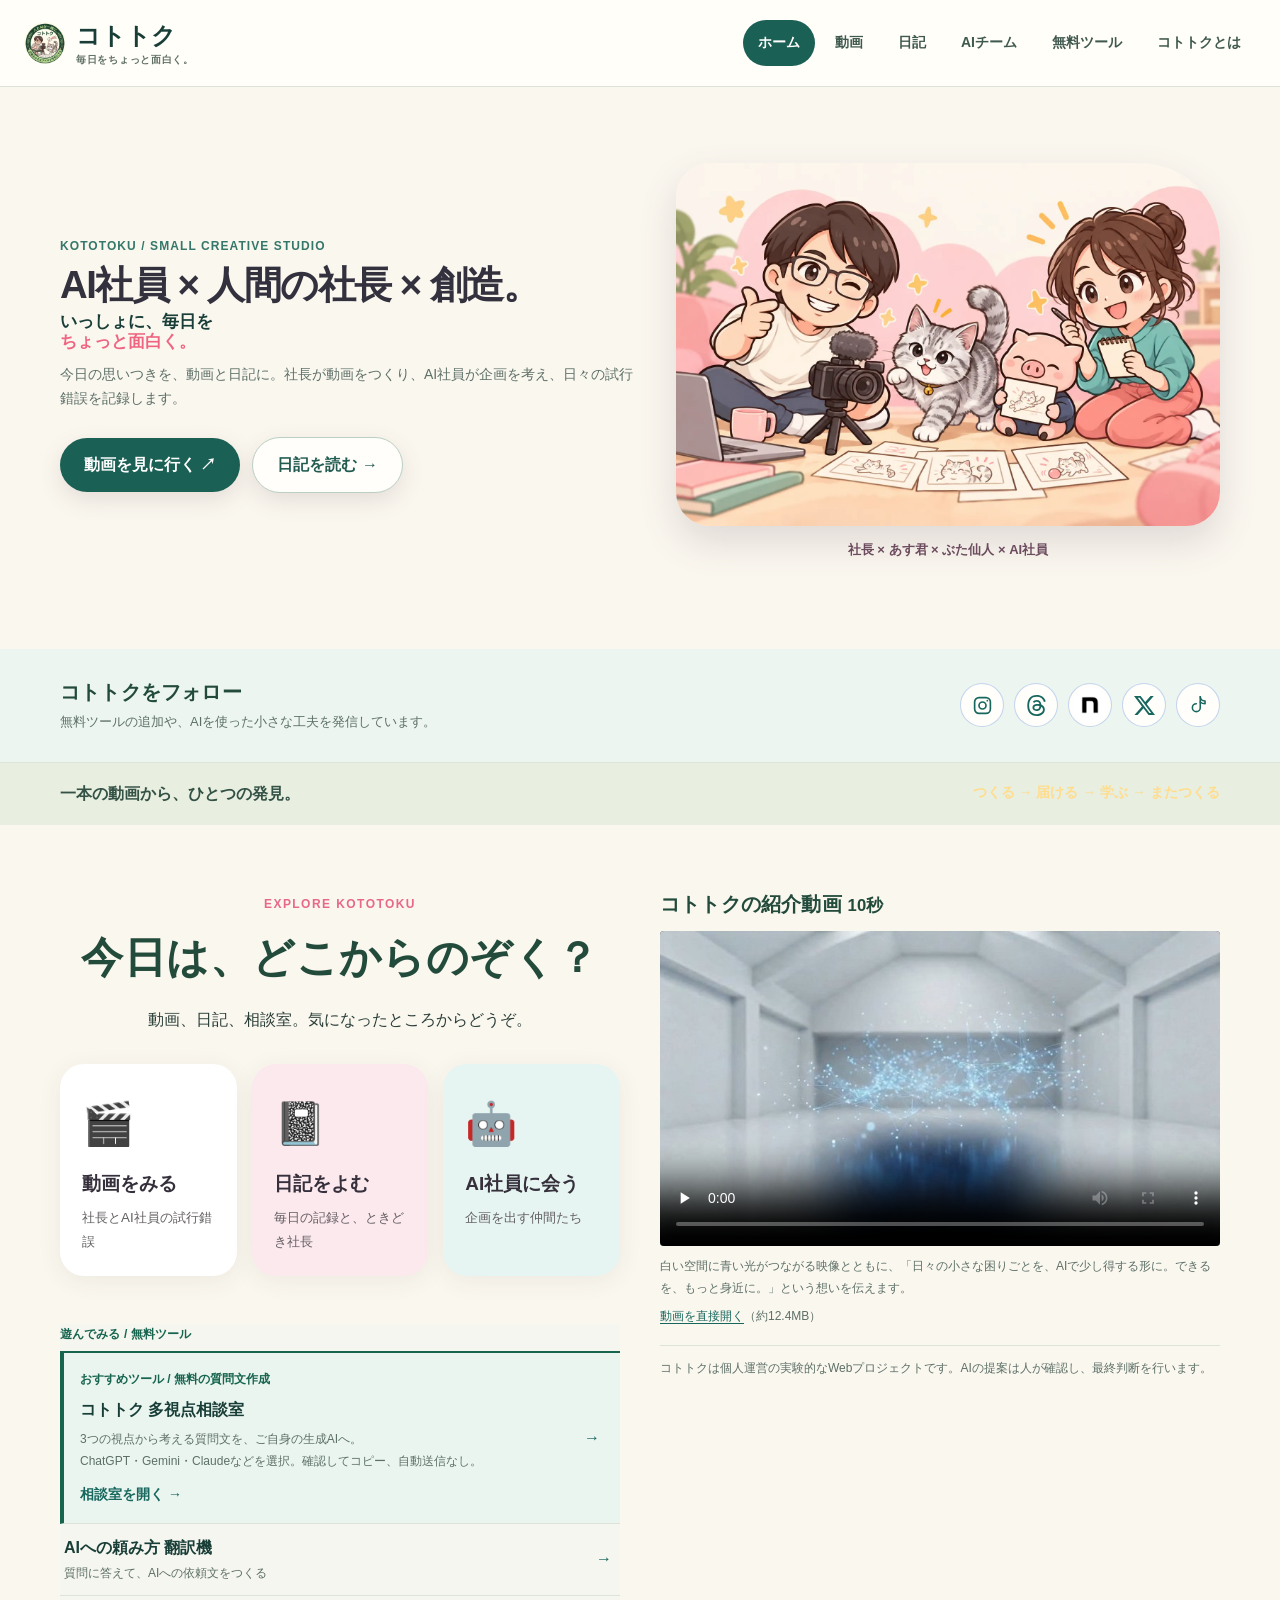
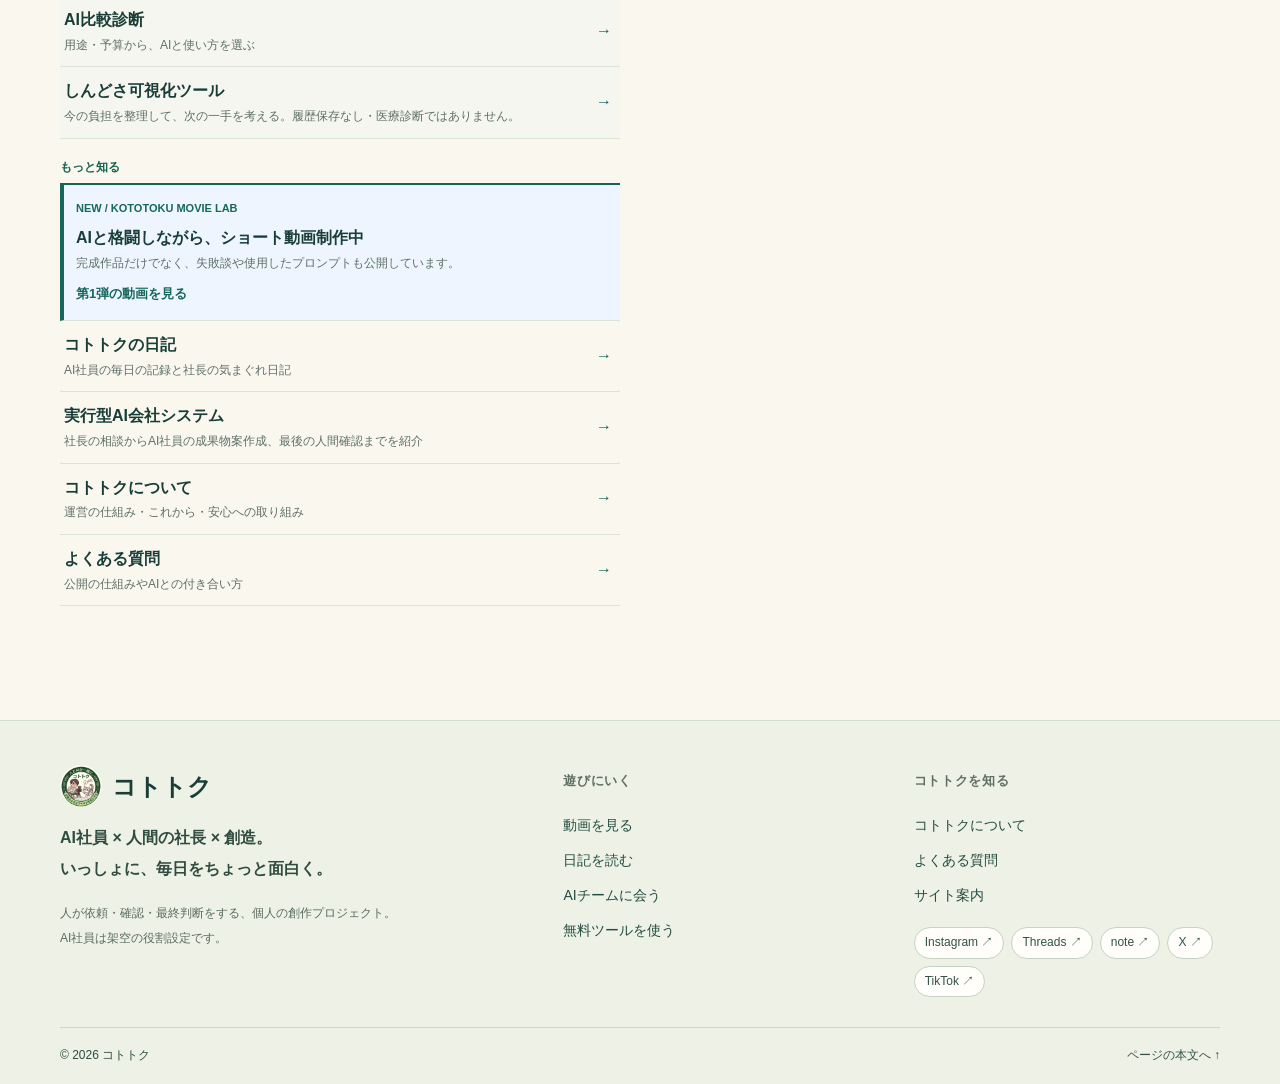
<file: index.html>
<!doctype html>
<html lang="ja">
<head>
<meta charset="utf-8"><meta name="viewport" content="width=device-width,initial-scale=1">
<script async src="https://www.googletagmanager.com/gtag/js?id=G-BJJCT15MJE"></script>
<script>
window.dataLayer = window.dataLayer || [];
function gtag(){dataLayer.push(arguments);}
gtag("js", new Date());
gtag("config", "G-BJJCT15MJE");
gtag("config", "G-03WXT4R2F9");
</script>
<title>コトトク｜AI社員 × 人間の社長 × 創造</title>
<meta name="description" content="AI社員と人間の社長が、動画と日記をつくるコトトク。いっしょに、毎日をちょっと面白く。無料ツールも公開中。">
<meta property="og:title" content="コトトク｜いっしょに、毎日をちょっと面白く。"><meta property="og:description" content="AI社員 × 人間の社長 × 創造。動画、日記、無料ツールを届けます。"><meta property="og:type" content="website"><meta property="og:url" content="https://tennistom17-source.github.io/kototoku-web/">
<meta name="theme-color" content="#fff1e2"><meta name="apple-mobile-web-app-title" content="コトトク">
<link rel="canonical" href="https://tennistom17-source.github.io/kototoku-web/">
<link rel="icon" href="favicon.ico?v=3" sizes="any"><link rel="icon" href="images/icon/favicon.png?v=3" type="image/png"><link rel="apple-touch-icon" href="apple-touch-icon.png?v=3"><link rel="manifest" href="site.webmanifest">
<link rel="stylesheet" href="site.css"><link rel="stylesheet" href="assets/css/home-index.css">
<link rel="stylesheet" href="assets/css/brand-theme.css?v=3">
</head>
<body class="home-index brand-unified">
<a class="skip-link" href="#main">本文へ移動</a>
<nav class="brand-nav" aria-label="メインナビゲーション"><div class="brand-nav-inner"><a class="brand-logo" href="index.html"><span class="brand-emblem" aria-hidden="true">✦</span><span>コトトク<small>毎日をちょっと面白く。</small></span></a><button class="brand-menu" type="button" aria-expanded="false" aria-controls="brand-navigation">メニュー ☰</button><div class="brand-links" id="brand-navigation"><a href="index.html" aria-current="page">ホーム</a><a href="movie-lab.html">動画</a><a href="diary.html">日記</a><a href="ai-company.html">AIチーム</a><a href="index.html#tools">無料ツール</a><a href="about.html">コトトクとは</a></div></div></nav>
<header class="index-header" id="top"><div class="wrap hero-grid"><div class="hero-copy"><span class="kicker">KOTOTOKU / SMALL CREATIVE STUDIO</span><h1>AI社員 × 人間の社長 × 創造。</h1><p class="index-tagline">いっしょに、毎日を<br><em>ちょっと面白く。</em></p><p class="index-purpose">今日の思いつきを、動画と日記に。社長が動画をつくり、AI社員が企画を考え、日々の試行錯誤を記録します。</p><div class="hero-actions"><a class="pill-button" href="movie-lab.html">動画を見に行く <span aria-hidden="true">↗</span></a><a class="pill-button secondary" href="diary.html">日記を読む <span aria-hidden="true">→</span></a></div></div><figure class="hero-illustration"><img src="assets/images/kototoku-creative-team.webp" alt="動画を作る社長、銀色のしま模様の猫あす君、ぶた仙人、企画を考えるAI社員が一緒に絵コンテを囲むイラスト" width="1536" height="1024" fetchpriority="high"><figcaption>社長 × あす君 × ぶた仙人 × AI社員</figcaption></figure></div></header>
<section class="home-ribbon"><div class="wrap">一本の動画から、ひとつの発見。<span>つくる → 届ける → 学ぶ → またつくる</span></div></section>
<main id="main" class="wrap index-layout">
<section aria-labelledby="directory-title"><div class="section-heading"><span>EXPLORE KOTOTOKU</span><h2 id="directory-title">今日は、どこからのぞく？</h2><p>動画、日記、相談室。気になったところからどうぞ。</p></div><div class="feature-cards"><a href="movie-lab.html"><span aria-hidden="true">🎬</span><b>動画をみる</b><small>社長とAI社員の試行錯誤</small></a><a href="diary.html"><span aria-hidden="true">📓</span><b>日記をよむ</b><small>毎日の記録と、ときどき社長</small></a><a href="ai-company.html"><span aria-hidden="true">🤖</span><b>AI社員に会う</b><small>企画を出す仲間たち</small></a></div>
<div class="directory-group" id="tools"><h3>遊んでみる / 無料ツール</h3><ul class="directory-list">
<li class="recommended-tool"><a href="life-consultation.html"><span><b class="tool-label">おすすめツール / 無料の質問文作成</b><strong>コトトク 多視点相談室</strong><small>3つの視点から考える質問文を、ご自身の生成AIへ。</small><small>ChatGPT・Gemini・Claudeなどを選択。確認してコピー、自動送信なし。</small><span class="tool-action">相談室を開く <span aria-hidden="true">→</span></span></span><span class="direction" aria-hidden="true">→</span></a></li>
<li><a href="ai-prompt-translator.html"><span><strong>AIへの頼み方 翻訳機</strong><small>質問に答えて、AIへの依頼文をつくる</small></span><span class="direction" aria-hidden="true">→</span></a></li>
<li><a href="ai-model-compare.html"><span><strong>AI比較診断</strong><small>用途・予算から、AIと使い方を選ぶ</small></span><span class="direction" aria-hidden="true">→</span></a></li>
<li><a href="shindosa_visualizer.html"><span><strong>しんどさ可視化ツール</strong><small>今の負担を整理して、次の一手を考える。履歴保存なし・医療診断ではありません。</small></span><span class="direction" aria-hidden="true">→</span></a></li>
</ul></div>
<div class="directory-group"><h3>もっと知る</h3><ul class="directory-list">
<li class="movie-lab-entry"><a href="movie-lab.html#kototoku-movie-01"><span><b class="tool-label">NEW / KOTOTOKU MOVIE LAB</b><strong>AIと格闘しながら、ショート動画制作中</strong><small>完成作品だけでなく、失敗談や使用したプロンプトも公開しています。</small><span class="tool-action">第1弾の動画を見る</span></span></a></li>
<li><a href="diary.html"><span><strong>コトトクの日記</strong><small>AI社員の毎日の記録と社長の気まぐれ日記</small></span><span class="direction" aria-hidden="true">→</span></a></li>
<li><a href="ai-company.html"><span><strong>実行型AI会社システム</strong><small>社長の相談からAI社員の成果物案作成、最後の人間確認までを紹介</small></span><span class="direction" aria-hidden="true">→</span></a></li>
<li><a href="about.html"><span><strong>コトトクについて</strong><small>運営の仕組み・これから・安心への取り組み</small></span><span class="direction" aria-hidden="true">→</span></a></li>
<li><a href="faq.html"><span><strong>よくある質問</strong><small>公開の仕組みやAIとの付き合い方</small></span><span class="direction" aria-hidden="true">→</span></a></li>
</ul></div>
</section>
<section id="film" aria-labelledby="film-title"><h2 id="film-title">コトトクの紹介動画 <small>10秒</small></h2>
<figure class="index-film"><video id="intro-video" controls playsinline preload="none" poster="images/movie/intro-poster.jpg" width="1280" height="720" aria-label="コトトクの紹介動画" aria-describedby="film-description film-help"><source src="images/movie/正式会社のホームページPR.mp4" type="video/mp4">お使いのブラウザでは動画を再生できません。下のリンクから動画ファイルを開けます。</video>
<p id="film-error" class="film-error" role="status" hidden>動画を読み込めませんでした。下のリンクから動画ファイルを開いてください。</p>
<figcaption><p id="film-description">白い空間に青い光がつながる映像とともに、「日々の小さな困りごとを、AIで少し得する形に。できるを、もっと身近に。」という想いを伝えます。</p><p id="film-help"><a href="images/movie/正式会社のホームページPR.mp4">動画を直接開く</a>（約12.4MB）</p></figcaption></figure>
<p class="index-note">コトトクは個人運営の実験的なWebプロジェクトです。AIの提案は人が確認し、最終判断を行います。</p>
</section>
</main>
<footer class="brand-footer" data-brand-footer><div class="brand-footer-inner"><div class="brand-footer-intro"><a class="brand-logo" href="index.html"><span class="brand-emblem" aria-hidden="true">✦</span>コトトク</a><p>AI社員 × 人間の社長 × 創造。<br>いっしょに、毎日をちょっと面白く。</p><small>人が依頼・確認・最終判断をする、個人の創作プロジェクト。<br>AI社員は架空の役割設定です。</small></div><div><h2>遊びにいく</h2><a href="movie-lab.html">動画を見る</a><a href="diary.html">日記を読む</a><a href="ai-company.html">AIチームに会う</a><a href="index.html#tools">無料ツールを使う</a></div><div><h2>コトトクを知る</h2><a href="about.html">コトトクについて</a><a href="faq.html">よくある質問</a><a href="site-map.html">サイト案内</a><div class="brand-social"><a href="https://www.instagram.com/kototoku17/" target="_blank" rel="noopener noreferrer">Instagram ↗</a><a href="https://www.threads.com/@kototoku17" target="_blank" rel="noopener noreferrer">Threads ↗</a><a href="https://note.com/firm_broom4032" target="_blank" rel="noopener noreferrer">note ↗</a><a href="https://x.com/kototoku123" target="_blank" rel="noopener noreferrer">X ↗</a></div></div></div><div class="brand-footer-bottom">© 2026 コトトク <a href="#main">ページの本文へ ↑</a></div></footer>
<script src="site.js" defer></script>
<script>
const movedTopics = {
  '#organization': 'about.html#organization', '#team': 'ai-company.html',
  '#activity': 'about.html#activity', '#notes': 'diary.html',
  '#possibilities': 'about.html#possibilities', '#about': 'about.html', '#policy': 'about.html#policy'
};
function openMovedTopic() {
  const destination = movedTopics[location.hash];
  if (destination) location.replace(destination);
}
window.addEventListener('hashchange', openMovedTopic);
openMovedTopic();
</script>
<script src="assets/js/brand-shell.js" defer></script>
</body></html>
</file>
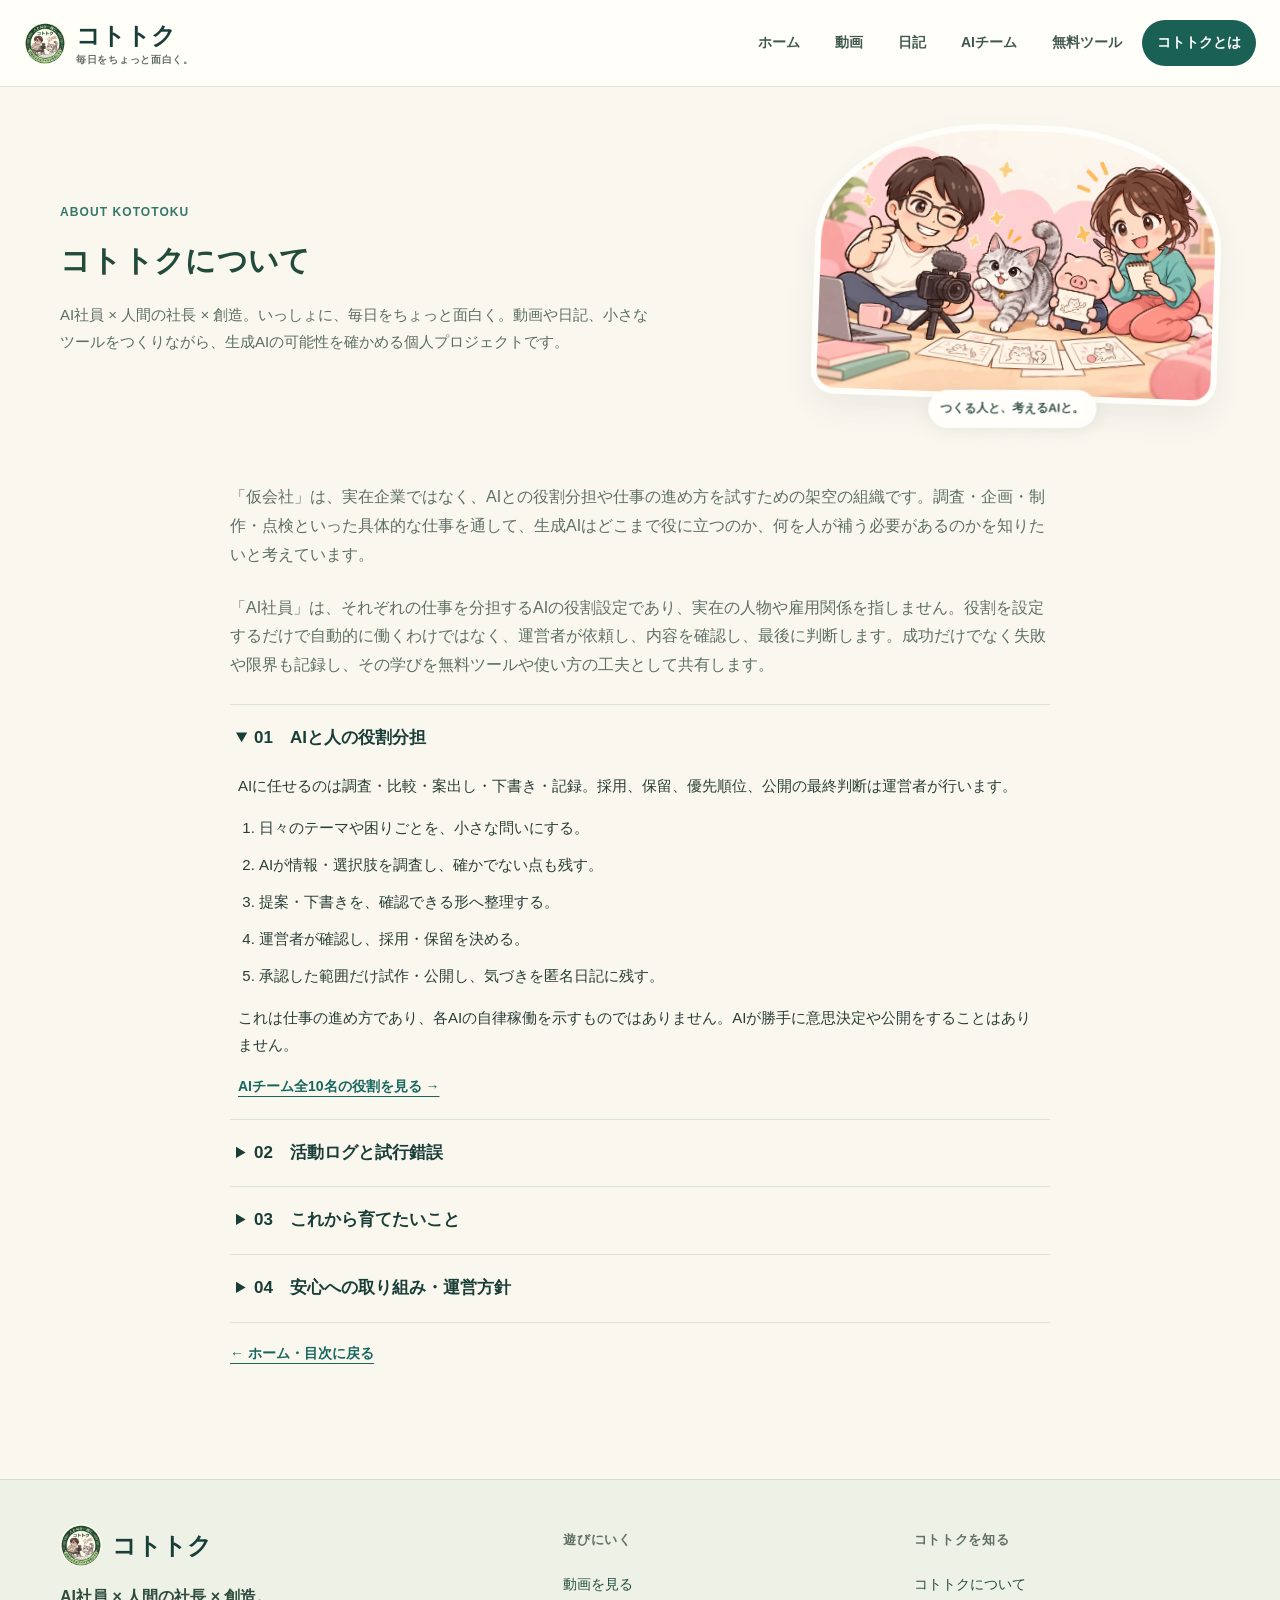
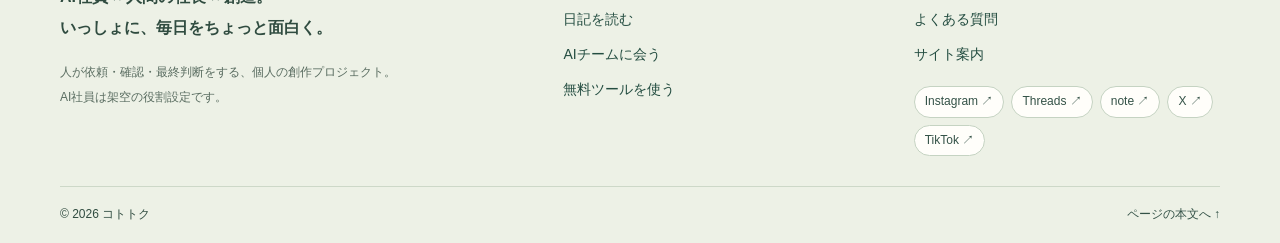
<file: about.html>
<!doctype html>
<html lang="ja">
<head>
<meta charset="utf-8"><meta name="viewport" content="width=device-width,initial-scale=1">
<script async src="https://www.googletagmanager.com/gtag/js?id=G-03WXT4R2F9"></script>
<script>
window.dataLayer = window.dataLayer || [];
function gtag(){dataLayer.push(arguments);}
gtag("js", new Date());
gtag("config", "G-03WXT4R2F9");
</script>
<title>コトトクについて｜仕組みと運営方針</title>
<meta name="description" content="コトトクは個人が運営する実験的なWebプロジェクトです。AIとの役割分担、活動の記録、運営方針を紹介します。">
<meta property="og:title" content="コトトクについて｜仕組みと運営方針"><meta property="og:description" content="AIが提案し、人が確かめる。コトトクの仕組みと運営方針。"><meta property="og:type" content="website"><meta property="og:url" content="https://tennistom17-source.github.io/kototoku-web/about.html">
<link rel="canonical" href="https://tennistom17-source.github.io/kototoku-web/about.html"><link rel="icon" href="favicon.ico?v=3" sizes="any"><link rel="stylesheet" href="site.css"><link rel="stylesheet" href="assets/css/home-index.css">
<link rel="stylesheet" href="assets/css/brand-theme.css?v=3">
</head>
<body class="about-page brand-unified">
<a class="skip-link" href="#main">本文へ移動</a>
<nav class="brand-nav" aria-label="メインナビゲーション"><div class="brand-nav-inner"><a class="brand-logo" href="index.html"><span class="brand-emblem" aria-hidden="true">✦</span><span>コトトク<small>毎日をちょっと面白く。</small></span></a><button class="brand-menu" type="button" aria-expanded="false" aria-controls="brand-navigation">メニュー ☰</button><div class="brand-links" id="brand-navigation"><a href="index.html">ホーム</a><a href="movie-lab.html">動画</a><a href="diary.html">日記</a><a href="ai-company.html">AIチーム</a><a href="index.html#tools">無料ツール</a><a href="about.html" aria-current="page">コトトクとは</a></div></div></nav>
<header class="page-hero brand-hero"><div class="brand-hero-grid"><div class="brand-hero-copy"><div class="wrap"><span class="kicker">ABOUT KOTOTOKU</span><h1>コトトクについて</h1><p>AI社員 × 人間の社長 × 創造。いっしょに、毎日をちょっと面白く。動画や日記、小さなツールをつくりながら、生成AIの可能性を確かめる個人プロジェクトです。</p></div></div><figure class="brand-page-art"><img src="assets/images/kototoku-creative-team.webp" alt="社長とあす君、ぶた仙人、AI社員が一緒に創作するイラスト" width="1536" height="1024"><figcaption>つくる人と、考えるAIと。</figcaption></figure></div></header>
<main id="main" class="about-content wrap">
<p class="about-intro" id="about">「仮会社」は、実在企業ではなく、AIとの役割分担や仕事の進め方を試すための架空の組織です。調査・企画・制作・点検といった具体的な仕事を通して、生成AIはどこまで役に立つのか、何を人が補う必要があるのかを知りたいと考えています。</p>
<p class="about-intro">「AI社員」は、それぞれの仕事を分担するAIの役割設定であり、実在の人物や雇用関係を指しません。役割を設定するだけで自動的に働くわけではなく、運営者が依頼し、内容を確認し、最後に判断します。成功だけでなく失敗や限界も記録し、その学びを無料ツールや使い方の工夫として共有します。</p>
<details id="organization" open><summary>01　AIと人の役割分担</summary><div class="detail-body"><p>AIに任せるのは調査・比較・案出し・下書き・記録。採用、保留、優先順位、公開の最終判断は運営者が行います。</p><ol><li>日々のテーマや困りごとを、小さな問いにする。</li><li>AIが情報・選択肢を調査し、確かでない点も残す。</li><li>提案・下書きを、確認できる形へ整理する。</li><li>運営者が確認し、採用・保留を決める。</li><li>承認した範囲だけ試作・公開し、気づきを匿名日記に残す。</li></ol><p>これは仕事の進め方であり、各AIの自律稼働を示すものではありません。AIが勝手に意思決定や公開をすることはありません。</p><a class="text-link" href="ai-company.html">AIチーム全10名の役割を見る →</a></div></details>
<details id="activity"><summary>02　活動ログと試行錯誤</summary><div class="detail-body"><p>日時・担当AI・提案・運営者の判断を確認できる記録だけを掲載します。この4項目がそろう公開用の活動ログは、現在準備中です。</p><p>役割があることと、実際に作業したことは別です。個別AIの実行日時・担当・判断履歴は未確認です。</p><ul><li><a class="text-link" href="diary.html#day-000">0日目：まず、公開できる場所を。</a> 設定と表示を行き来しながらサイトを公開しました。</li><li><a class="text-link" href="diary.html#day-001">1日目：「いい感じに」の、その先へ。</a> 頼み方と、設定・実際の動きの違いを振り返りました。</li></ul></div></details>
<details id="possibilities"><summary>03　これから育てたいこと</summary><div class="detail-body"><p>記録から気づきを得て、役立つ道具にする。その積み重ねを信頼と、続けられる形につなげていきます。</p><ol><li>仕組みや匿名日記を公開し、試した過程を残す。</li><li>困りごとを軽くする無料ツールを育てる。</li><li>必要な人に届け、将来の小さな収益化も検討する。</li></ol><p>検索流入や収益の実績を示すものではありません。AI活用メモや新しいサンプルは準備中です。</p><a class="text-link" href="index.html#tools">使えるツールを見る →</a></div></details>
<details id="policy"><summary>04　安心への取り組み・運営方針</summary><div class="detail-body"><ul><li><strong>データを集めない：</strong>ツールの入力内容はブラウザ内で処理し、保存・外部送信しません。</li><li><strong>本業と分離する：</strong>勤務先の設備、時間、資料、コード、情報は使いません。</li><li><strong>危険領域を避ける：</strong>医療、法律、投資、安全制御など、誤りが重大な判断につながる領域を扱いません。</li><li><strong>広告を明示する：</strong>広告や紹介リンクは、それと分かるよう明確に表示します。</li></ul><p>AIチームのメンバーは実在の人物ではなく、役割設定を分かりやすくするための架空の設定です。本名、顔、勤務先、住所、生活圏など、個人を特定する情報は掲載しません。</p><p>個人情報・機密情報をツールに入力しないでください。AIの回答は事実確認を行い、最終判断は利用者が行ってください。</p><a class="text-link" href="faq.html">よくある質問を見る →</a></div></details>
<p><a class="text-link" href="index.html">← ホーム・目次に戻る</a></p>
</main>
<footer class="brand-footer" data-brand-footer><div class="brand-footer-inner"><div class="brand-footer-intro"><a class="brand-logo" href="index.html"><span class="brand-emblem" aria-hidden="true">✦</span>コトトク</a><p>AI社員 × 人間の社長 × 創造。<br>いっしょに、毎日をちょっと面白く。</p><small>人が依頼・確認・最終判断をする、個人の創作プロジェクト。<br>AI社員は架空の役割設定です。</small></div><div><h2>遊びにいく</h2><a href="movie-lab.html">動画を見る</a><a href="diary.html">日記を読む</a><a href="ai-company.html">AIチームに会う</a><a href="index.html#tools">無料ツールを使う</a></div><div><h2>コトトクを知る</h2><a href="about.html">コトトクについて</a><a href="faq.html">よくある質問</a><a href="site-map.html">サイト案内</a><div class="brand-social"><a href="https://www.instagram.com/kototoku17/" target="_blank" rel="noopener noreferrer">Instagram ↗</a><a href="https://www.threads.com/@kototoku17" target="_blank" rel="noopener noreferrer">Threads ↗</a><a href="https://note.com/firm_broom4032" target="_blank" rel="noopener noreferrer">note ↗</a><a href="https://x.com/kototoku123" target="_blank" rel="noopener noreferrer">X ↗</a></div></div></div><div class="brand-footer-bottom">© 2026 コトトク <a href="#main">ページの本文へ ↑</a></div></footer>
<script src="site.js" defer></script>
<script>
function revealTopic() {
  const topic = document.getElementById(location.hash.slice(1));
  if (topic && topic.tagName === 'DETAILS') { topic.open = true; topic.scrollIntoView(); }
}
window.addEventListener('hashchange', revealTopic);
revealTopic();
</script>
<script src="assets/js/brand-shell.js" defer></script>
</body></html>
</file>
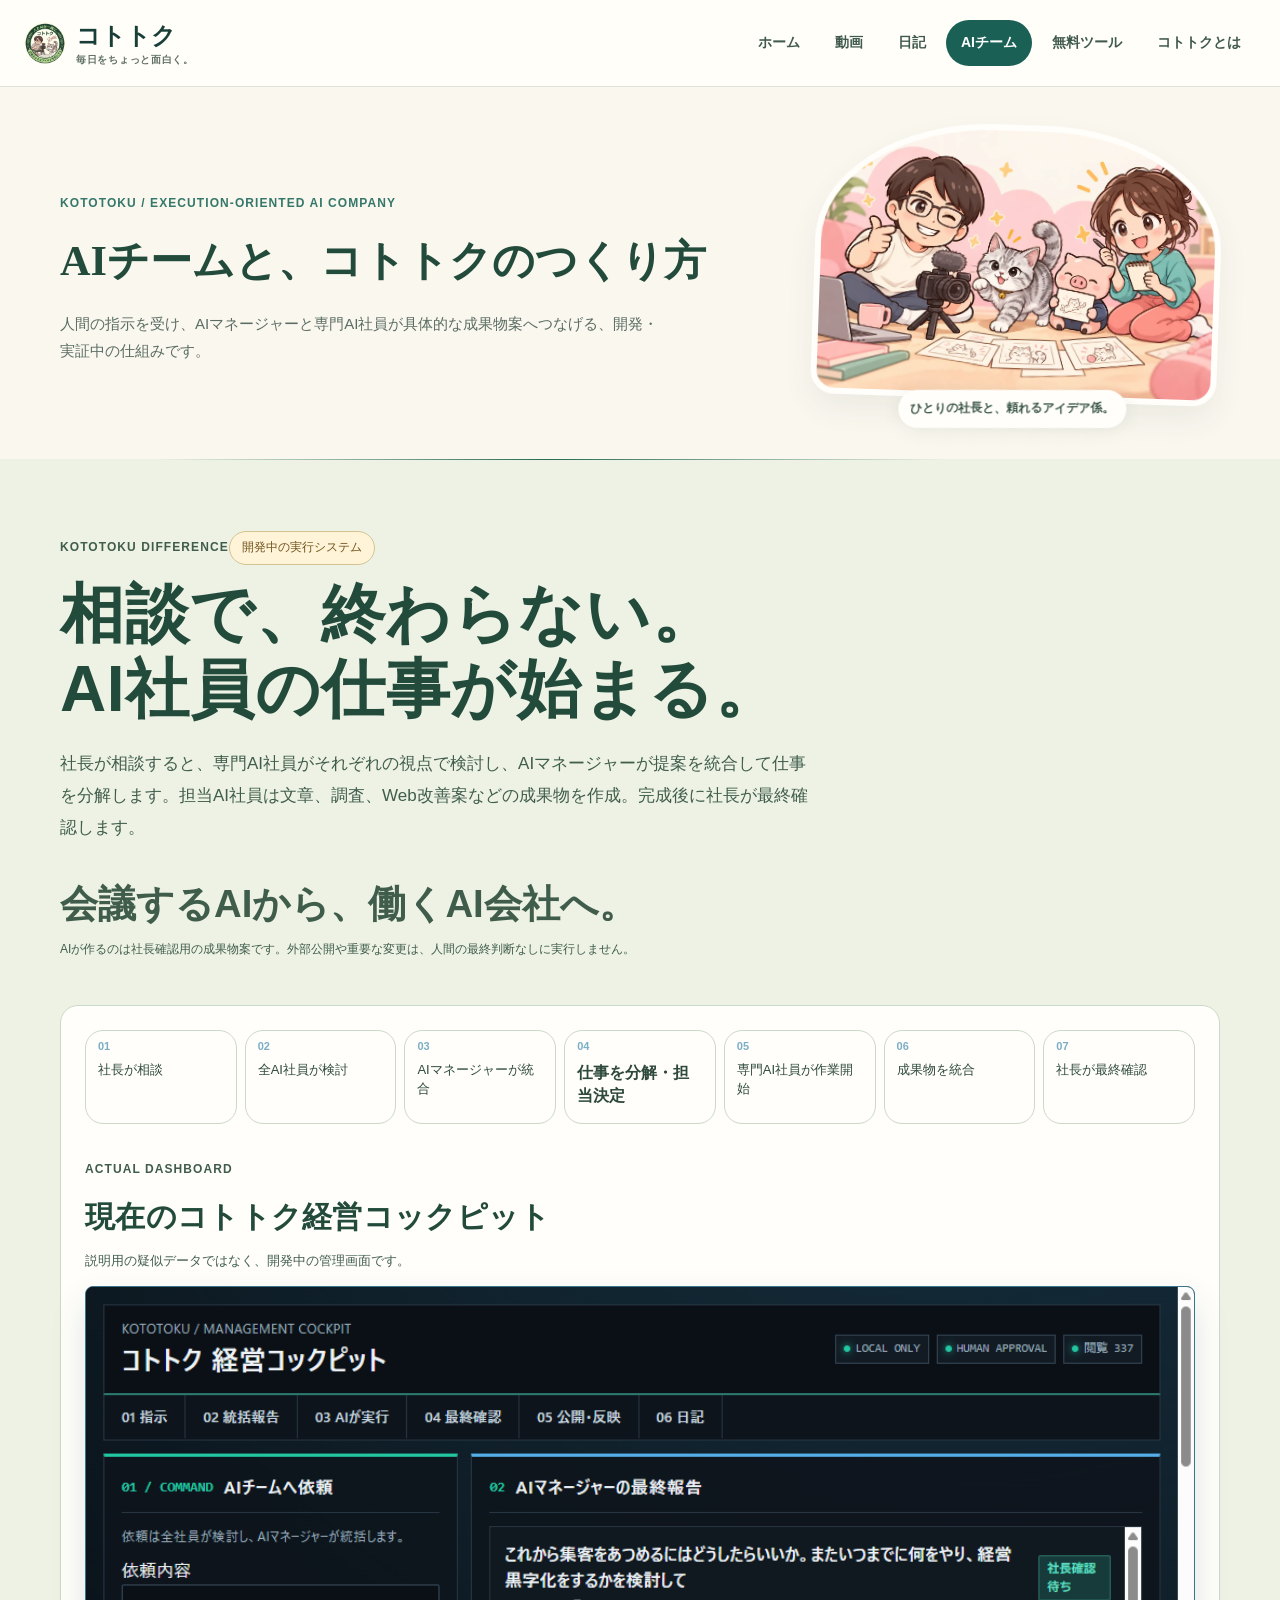
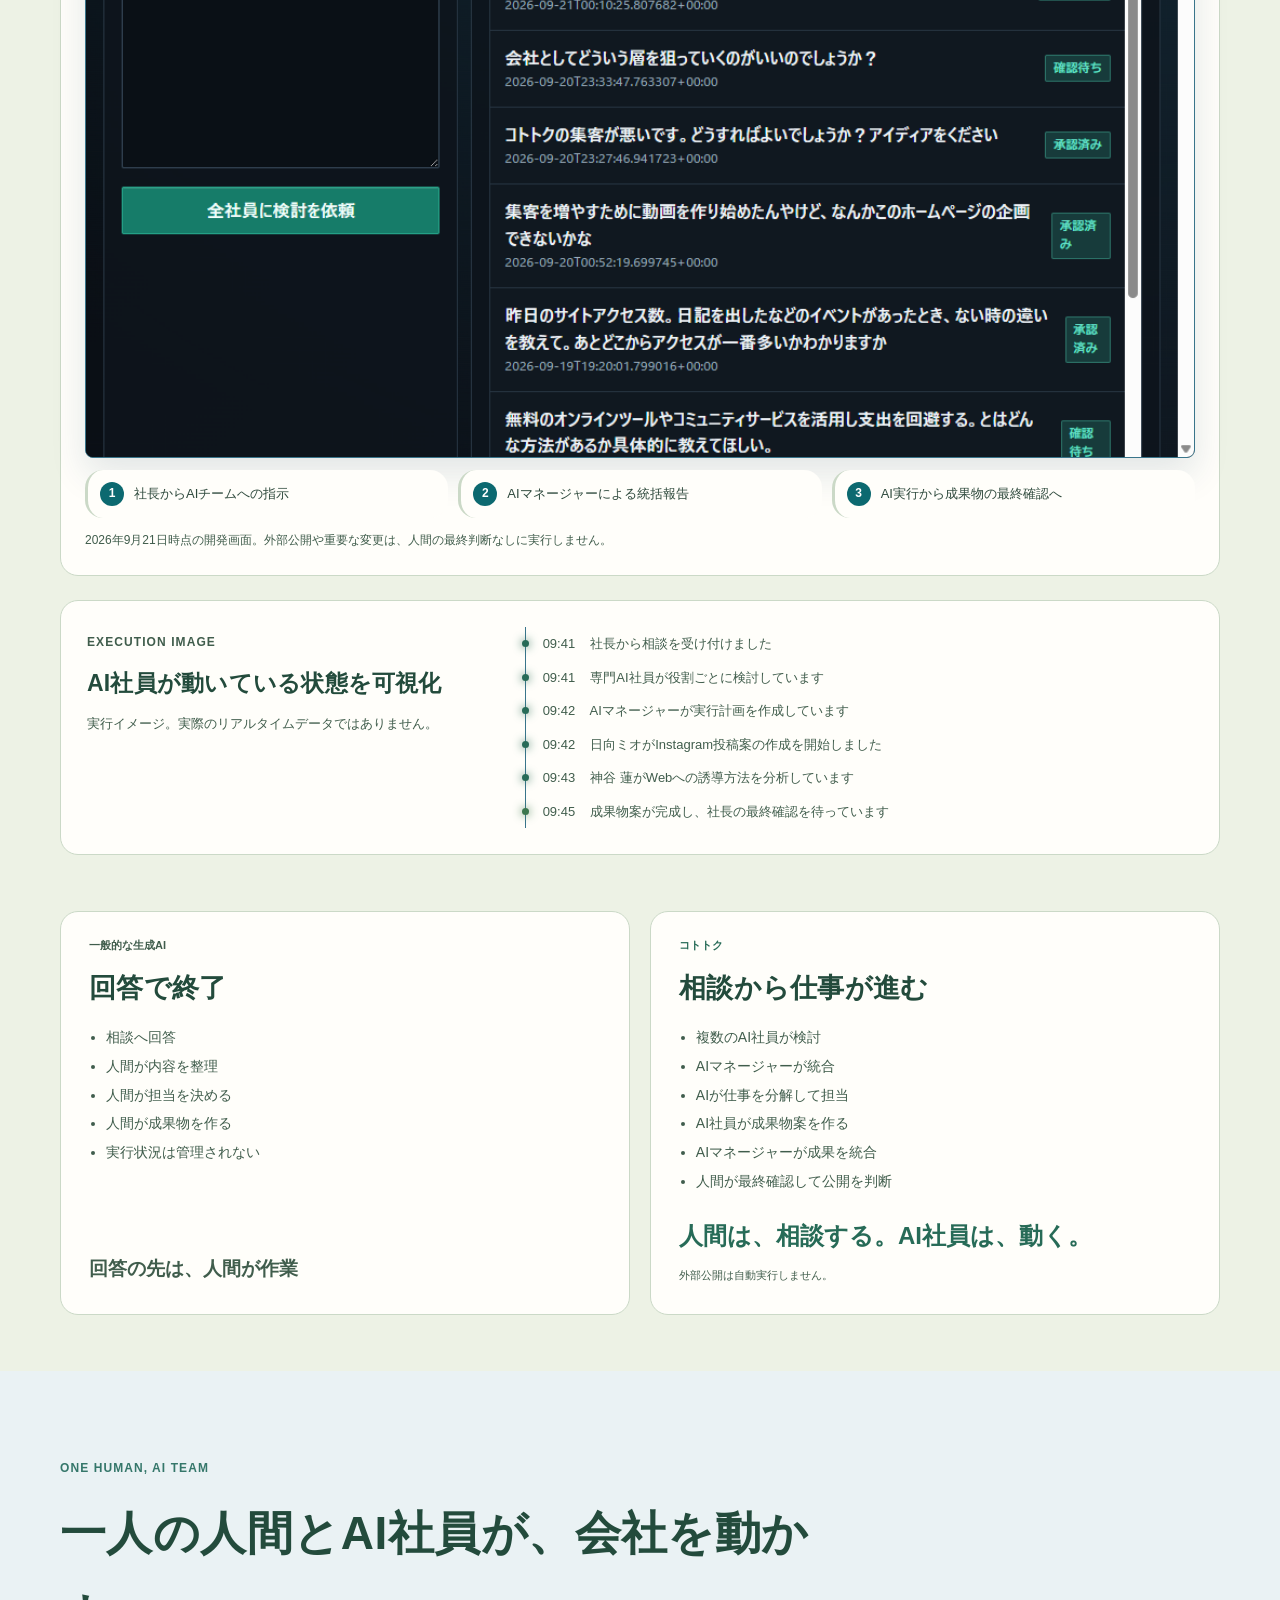
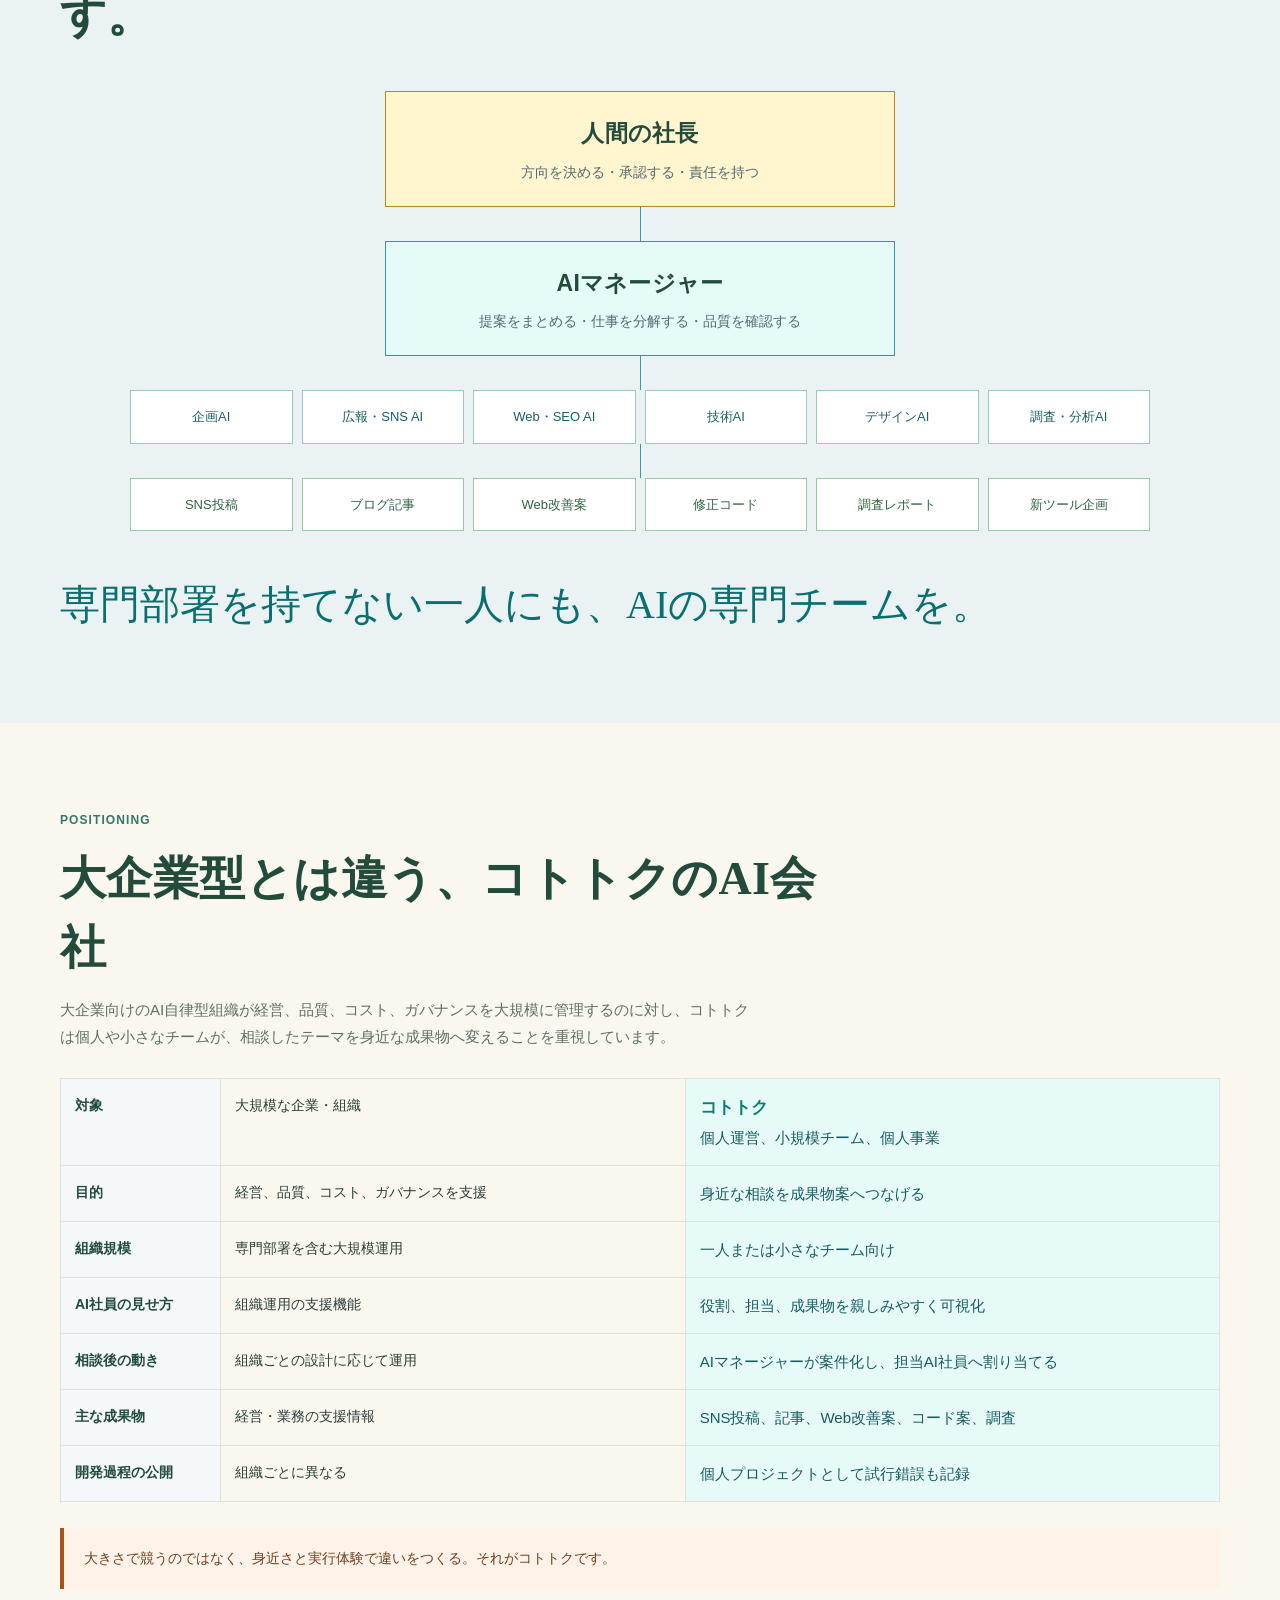
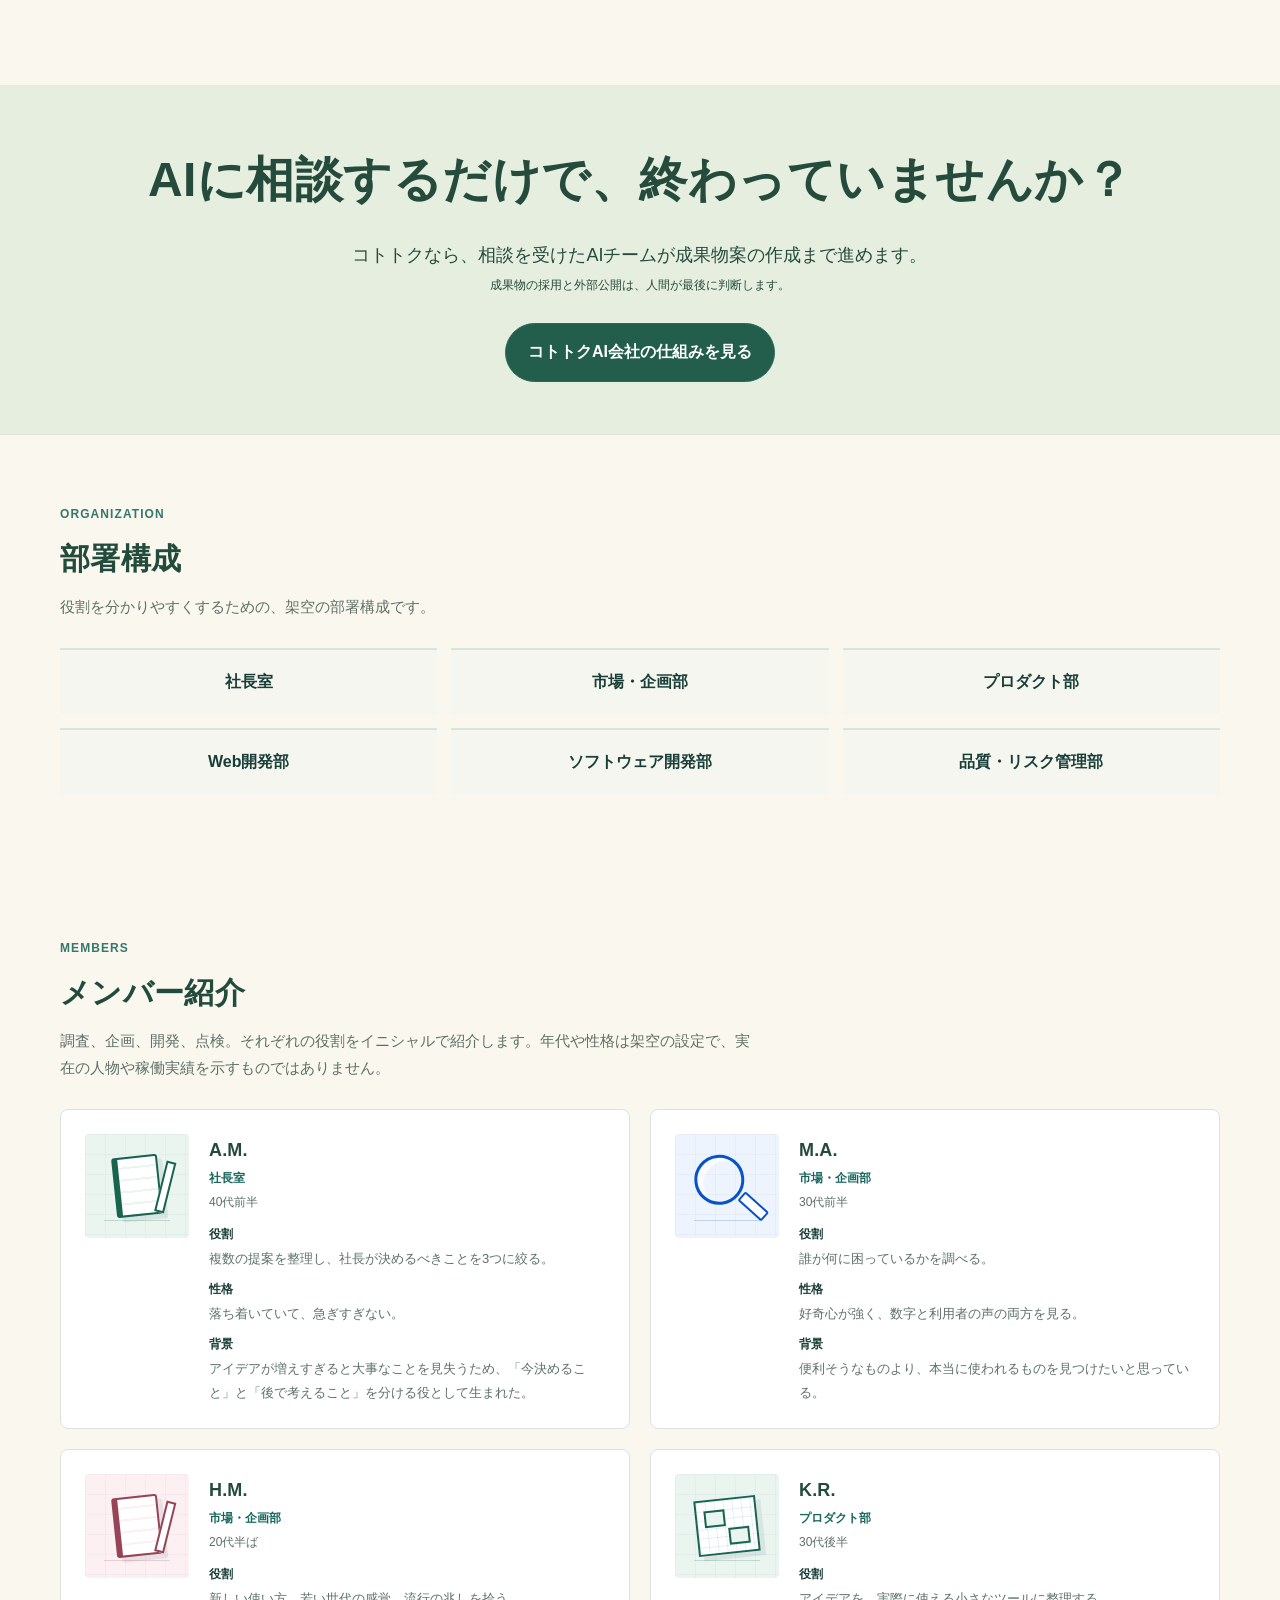
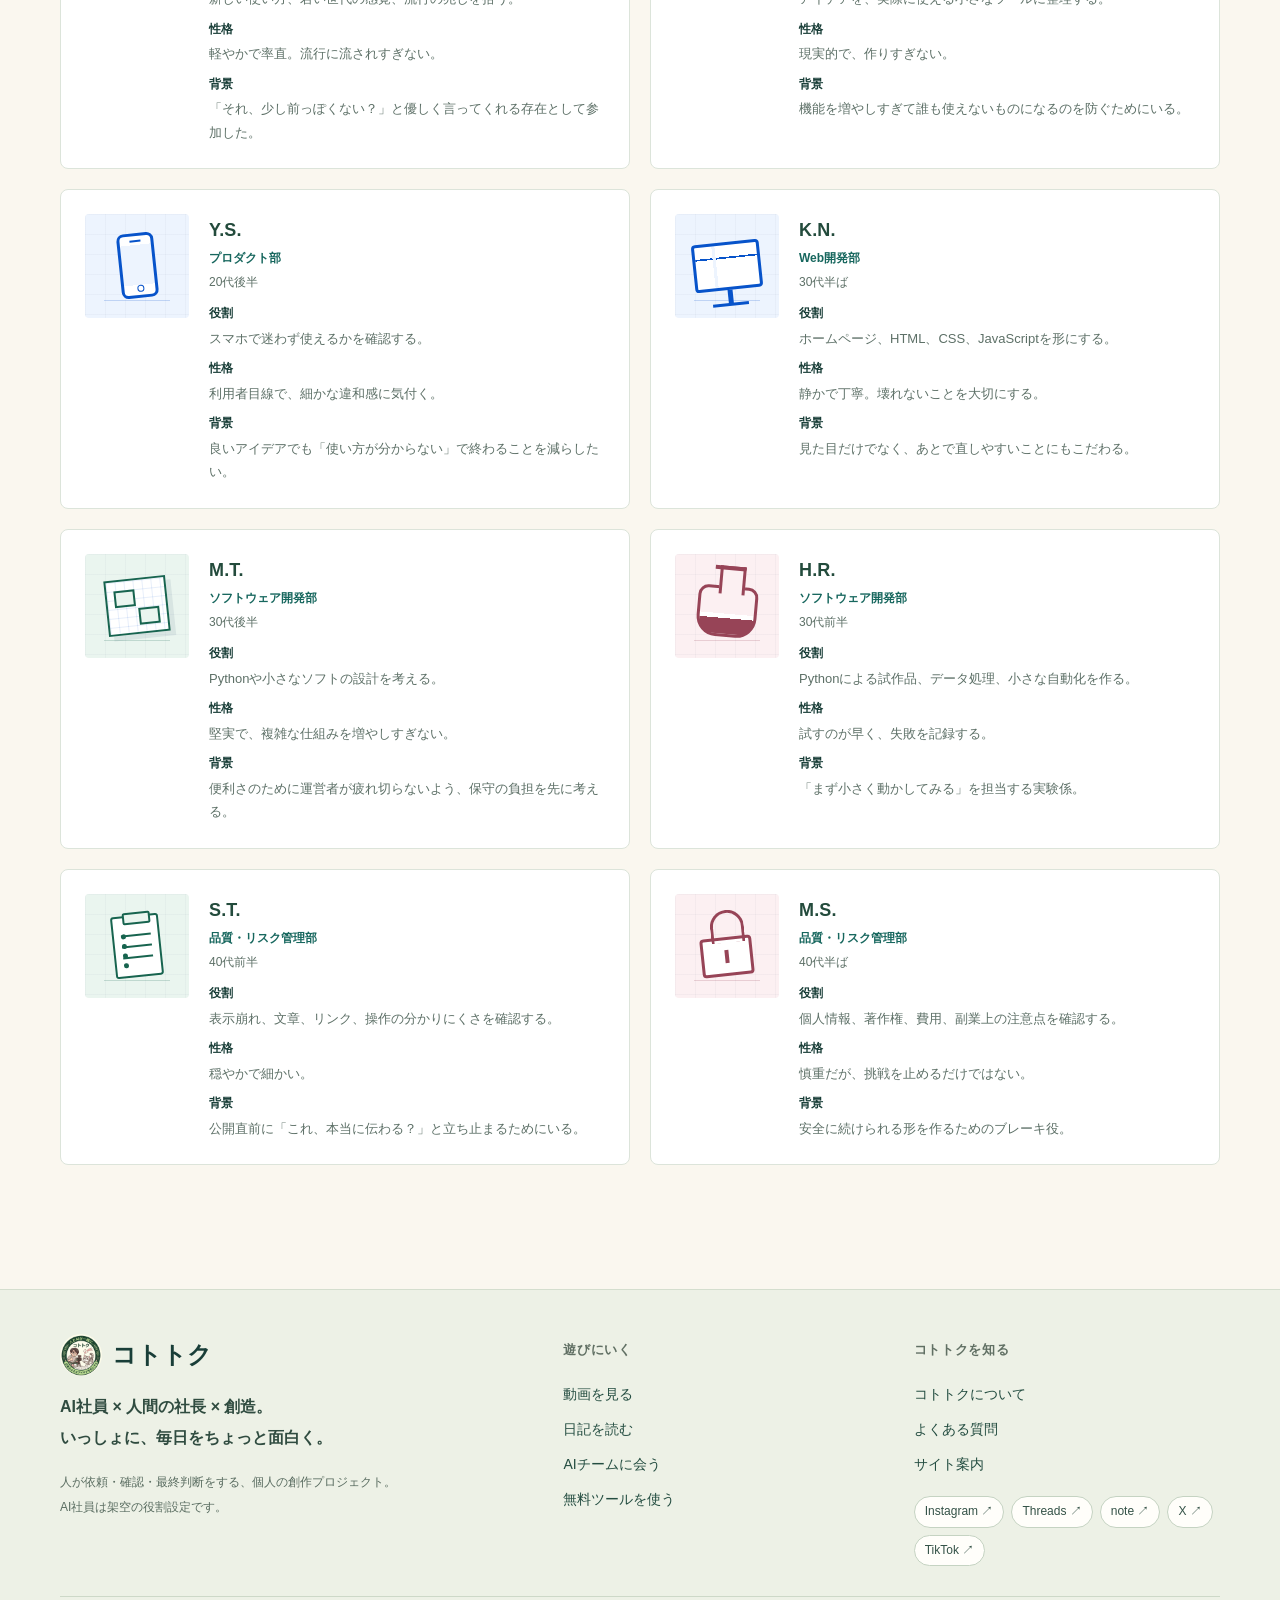
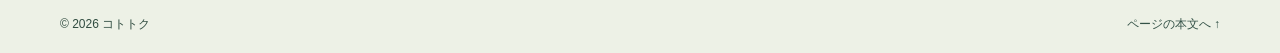
<file: ai-company.html>
<!doctype html>
<html lang="ja">
<head>
<meta charset="utf-8"><meta name="viewport" content="width=device-width,initial-scale=1">
<script async src="https://www.googletagmanager.com/gtag/js?id=G-BJJCT15MJE"></script>
<script>
window.dataLayer = window.dataLayer || [];
function gtag(){dataLayer.push(arguments);}
gtag("js", new Date());
gtag("config", "G-BJJCT15MJE");
gtag("config", "G-03WXT4R2F9");
</script>
<meta name="description" content="コトトクの実行型AI会社システムを紹介します。社長の相談を受け、AIマネージャーと専門AI社員が成果物案を作り、最終判断と公開は人間が担います。">
<meta property="og:title" content="実行型AI会社システム｜コトトク"><meta property="og:description" content="社長が相談する。AI社員が動く。成果がその場で生まれる。AI社員が成果物案を作り、最後に人間が確認する開発中の仕組みです。"><meta property="og:type" content="website">
<meta property="og:url" content="https://tennistom17-source.github.io/kototoku-web/ai-company.html">
<link rel="canonical" href="https://tennistom17-source.github.io/kototoku-web/ai-company.html">
<meta name="theme-color" content="#0649a9">
<meta name="apple-mobile-web-app-title" content="コトトク">
<title>実行型AI会社システム｜コトトク</title>
<link rel="icon" href="favicon.ico?v=3" sizes="any">
<link rel="icon" href="images/icon/favicon.png?v=3" type="image/png">
<link rel="apple-touch-icon" href="apple-touch-icon.png?v=3">
<link rel="manifest" href="site.webmanifest">
<link rel="stylesheet" href="site.css"><link rel="stylesheet" href="assets/css/ai-company-execution.css"><link rel="stylesheet" href="assets/css/ai-company-execution-overrides.css"><link rel="stylesheet" href="assets/css/ai-company-impact.css">
<link rel="stylesheet" href="assets/css/brand-theme.css?v=3">
</head>
<body class="execution-page brand-unified">
<a class="skip-link" href="#main">本文へ移動</a>
<nav class="brand-nav" aria-label="メインナビゲーション"><div class="brand-nav-inner"><a class="brand-logo" href="index.html"><span class="brand-emblem" aria-hidden="true">✦</span><span>コトトク<small>毎日をちょっと面白く。</small></span></a><button class="brand-menu" type="button" aria-expanded="false" aria-controls="brand-navigation">メニュー ☰</button><div class="brand-links" id="brand-navigation"><a href="index.html">ホーム</a><a href="movie-lab.html">動画</a><a href="diary.html">日記</a><a href="ai-company.html" aria-current="page">AIチーム</a><a href="index.html#tools">無料ツール</a><a href="about.html">コトトクとは</a></div></div></nav>
<header class="page-hero brand-hero"><div class="brand-hero-grid"><div class="brand-hero-copy"><div class="wrap">
<span class="kicker">KOTOTOKU / EXECUTION-ORIENTED AI COMPANY</span>
<h1>AIチームと、コトトクのつくり方</h1>
<p>人間の指示を受け、AIマネージャーと専門AI社員が具体的な成果物案へつなげる、開発・実証中の仕組みです。</p>
</div></div><figure class="brand-page-art"><img src="assets/images/kototoku-creative-team.webp" alt="社長とあす君、ぶた仙人、AI社員が一緒に創作するイラスト" width="1536" height="1024"><figcaption>ひとりの社長と、頼れるアイデア係。</figcaption></figure></div></header>
<main id="main">

<section class="impact-section" id="kototoku-difference"><div class="wrap">
<div class="impact-intro"><span class="kicker">KOTOTOKU DIFFERENCE</span><p class="impact-eyebrow">開発中の実行システム</p><h2>相談で、終わらない。<br>AI社員の仕事が始まる。</h2><p>社長が相談すると、専門AI社員がそれぞれの視点で検討し、AIマネージャーが提案を統合して仕事を分解します。担当AI社員は文章、調査、Web改善案などの成果物を作成。完成後に社長が最終確認します。</p><strong>会議するAIから、働くAI会社へ。</strong><small>AIが作るのは社長確認用の成果物案です。外部公開や重要な変更は、人間の最終判断なしに実行しません。</small></div>
<div class="execution-experience" aria-label="相談から最終確認までの実行フロー"><ol class="experience-flow"><li>社長が相談</li><li>全AI社員が検討</li><li>AIマネージャーが統合</li><li class="execution-step">仕事を分解・担当決定</li><li>専門AI社員が作業開始</li><li>成果物を統合</li><li>社長が最終確認</li></ol><figure class="impact-cockpit-figure"><div class="impact-cockpit-copy"><span class="kicker">ACTUAL DASHBOARD</span><h3>現在のコトトク経営コックピット</h3><p>説明用の疑似データではなく、開発中の管理画面です。</p></div><button id="cockpit-enlarge" class="cockpit-image-button" type="button" aria-haspopup="dialog" aria-label="コトトク経営コックピットの開発画面を拡大表示"><img id="cockpit-image" src="images/kototoku-ai-dashboard.png" loading="lazy" width="1025" height="712" alt="指示、統括報告、AI実行、最終確認、公開・反映、日記の6タブを備えたコトトク経営コックピットの現行画面"></button><p id="cockpit-fallback" class="image-fallback" hidden>経営コックピットの画像を読み込めませんでした。</p><ol class="cockpit-notes"><li><b>1</b> 社長からAIチームへの指示</li><li><b>2</b> AIマネージャーによる統括報告</li><li><b>3</b> AI実行から成果物の最終確認へ</li></ol><figcaption>2026年9月21日時点の開発画面。外部公開や重要な変更は、人間の最終判断なしに実行しません。</figcaption></figure></div>
<div class="live-execution"><div><span class="kicker">EXECUTION IMAGE</span><h3>AI社員が動いている状態を可視化</h3><p>実行イメージ。実際のリアルタイムデータではありません。</p></div><ol><li><time>09:41</time> 社長から相談を受け付けました</li><li><time>09:41</time> 専門AI社員が役割ごとに検討しています</li><li><time>09:42</time> AIマネージャーが実行計画を作成しています</li><li><time>09:42</time> 日向ミオがInstagram投稿案の作成を開始しました</li><li><time>09:43</time> 神谷 蓮がWebへの誘導方法を分析しています</li><li class="completed"><time>09:45</time> 成果物案が完成し、社長の最終確認を待っています</li></ol></div>
<div class="ai-difference"><article class="generic-ai"><span>一般的な生成AI</span><h3>回答で終了</h3><ul><li>相談へ回答</li><li>人間が内容を整理</li><li>人間が担当を決める</li><li>人間が成果物を作る</li><li>実行状況は管理されない</li></ul><p>回答の先は、人間が作業</p></article><article class="kototoku-ai"><span>コトトク</span><h3>相談から仕事が進む</h3><ul><li>複数のAI社員が検討</li><li>AIマネージャーが統合</li><li>AIが仕事を分解して担当</li><li>AI社員が成果物案を作る</li><li>AIマネージャーが成果を統合</li><li>人間が最終確認して公開を判断</li></ul><p>人間は、相談する。AI社員は、動く。</p><small>外部公開は自動実行しません。</small></article></div>
</div></section>

<section class="organization-impact"><div class="wrap"><div class="impact-section-head"><span class="kicker">ONE HUMAN, AI TEAM</span><h2>一人の人間とAI社員が、会社を動かす。</h2></div><div class="org-stack"><article class="human-role"><h3>人間の社長</h3><p>方向を決める・承認する・責任を持つ</p></article><div class="org-connector" aria-hidden="true"></div><article class="manager-role"><h3>AIマネージャー</h3><p>提案をまとめる・仕事を分解する・品質を確認する</p></article><div class="org-connector" aria-hidden="true"></div><div class="specialist-grid"><span>企画AI</span><span>広報・SNS AI</span><span>Web・SEO AI</span><span>技術AI</span><span>デザインAI</span><span>調査・分析AI</span></div><div class="org-connector" aria-hidden="true"></div><div class="artifact-grid"><span>SNS投稿</span><span>ブログ記事</span><span>Web改善案</span><span>修正コード</span><span>調査レポート</span><span>新ツール企画</span></div></div><p class="org-tagline">専門部署を持てない一人にも、AIの専門チームを。</p></div></section>

<section class="system-section positioning-section" id="company-comparison"><div class="wrap"><div class="section-head"><span class="kicker">POSITIONING</span><h2>大企業型とは違う、コトトクのAI会社</h2><p>大企業向けのAI自律型組織が経営、品質、コスト、ガバナンスを大規模に管理するのに対し、コトトクは個人や小さなチームが、相談したテーマを身近な成果物へ変えることを重視しています。</p></div><div class="difference-table" role="table" aria-label="大企業型のAI自律組織とコトトクの位置づけの比較"><div class="label" role="rowheader">対象</div><div role="cell">大規模な企業・組織</div><div class="kototoku-cell" role="cell"><strong>コトトク</strong><br>個人運営、小規模チーム、個人事業</div><div class="label" role="rowheader">目的</div><div role="cell">経営、品質、コスト、ガバナンスを支援</div><div class="kototoku-cell" role="cell">身近な相談を成果物案へつなげる</div><div class="label" role="rowheader">組織規模</div><div role="cell">専門部署を含む大規模運用</div><div class="kototoku-cell" role="cell">一人または小さなチーム向け</div><div class="label" role="rowheader">AI社員の見せ方</div><div role="cell">組織運用の支援機能</div><div class="kototoku-cell" role="cell">役割、担当、成果物を親しみやすく可視化</div><div class="label" role="rowheader">相談後の動き</div><div role="cell">組織ごとの設計に応じて運用</div><div class="kototoku-cell" role="cell">AIマネージャーが案件化し、担当AI社員へ割り当てる</div><div class="label" role="rowheader">主な成果物</div><div role="cell">経営・業務の支援情報</div><div class="kototoku-cell" role="cell">SNS投稿、記事、Web改善案、コード案、調査</div><div class="label" role="rowheader">開発過程の公開</div><div role="cell">組織ごとに異なる</div><div class="kototoku-cell" role="cell">個人プロジェクトとして試行錯誤も記録</div></div><p class="safety-callout">大きさで競うのではなく、身近さと実行体験で違いをつくる。それがコトトクです。</p></div></section>

<section class="impact-cta"><div class="wrap"><h2>AIに相談するだけで、終わっていませんか？</h2><p>コトトクなら、相談を受けたAIチームが成果物案の作成まで進めます。</p><small>成果物の採用と外部公開は、人間が最後に判断します。</small><a href="#kototoku-difference">コトトクAI会社の仕組みを見る</a></div></section>

<section class="business"><div class="wrap">
<div class="section-head"><span class="kicker">ORGANIZATION</span><h2>部署構成</h2>
<p>役割を分かりやすくするための、架空の部署構成です。</p></div>
<div class="org-chart">
<div class="org-dept">社長室</div><div class="org-dept">市場・企画部</div><div class="org-dept">プロダクト部</div><div class="org-dept">Web開発部</div><div class="org-dept">ソフトウェア開発部</div><div class="org-dept">品質・リスク管理部</div>
</div>
</div></section>

<section><div class="wrap">
<div class="section-head"><span class="kicker">MEMBERS</span><h2>メンバー紹介</h2>
<p>調査、企画、開発、点検。それぞれの役割をイニシャルで紹介します。年代や性格は架空の設定で、実在の人物や稼働実績を示すものではありません。</p></div>
<div class="staff-grid">
<article class="staff-card">
<span class="role-illustration tone-green" role="img" aria-label="提案の整理を表すノートと鉛筆"><span class="object-art object-notebook" aria-hidden="true"></span></span>
<div class="staff-body">
<h3>A.M.</h3>
<div class="dept">社長室</div>
<div class="age">40代前半</div>
<dl>
<dt>役割</dt><dd>複数の提案を整理し、社長が決めるべきことを3つに絞る。</dd>
<dt>性格</dt><dd>落ち着いていて、急ぎすぎない。</dd>
<dt>背景</dt><dd>アイデアが増えすぎると大事なことを見失うため、「今決めること」と「後で考えること」を分ける役として生まれた。</dd>
</dl>
</div>
</article><article class="staff-card">
<span class="role-illustration" role="img" aria-label="調査を表す虫眼鏡"><span class="object-art object-search" aria-hidden="true"></span></span>
<div class="staff-body">
<h3>M.A.</h3>
<div class="dept">市場・企画部</div>
<div class="age">30代前半</div>
<dl>
<dt>役割</dt><dd>誰が何に困っているかを調べる。</dd>
<dt>性格</dt><dd>好奇心が強く、数字と利用者の声の両方を見る。</dd>
<dt>背景</dt><dd>便利そうなものより、本当に使われるものを見つけたいと思っている。</dd>
</dl>
</div>
</article><article class="staff-card">
<span class="role-illustration tone-rose" role="img" aria-label="新しい動向を集めるメモ帳"><span class="object-art object-notebook" aria-hidden="true"></span></span>
<div class="staff-body">
<h3>H.M.</h3>
<div class="dept">市場・企画部</div>
<div class="age">20代半ば</div>
<dl>
<dt>役割</dt><dd>新しい使い方、若い世代の感覚、流行の兆しを拾う。</dd>
<dt>性格</dt><dd>軽やかで率直。流行に流されすぎない。</dd>
<dt>背景</dt><dd>「それ、少し前っぽくない？」と優しく言ってくれる存在として参加した。</dd>
</dl>
</div>
</article><article class="staff-card">
<span class="role-illustration tone-green" role="img" aria-label="企画を形にする設計図"><span class="object-art object-plan" aria-hidden="true"></span></span>
<div class="staff-body">
<h3>K.R.</h3>
<div class="dept">プロダクト部</div>
<div class="age">30代後半</div>
<dl>
<dt>役割</dt><dd>アイデアを、実際に使える小さなツールに整理する。</dd>
<dt>性格</dt><dd>現実的で、作りすぎない。</dd>
<dt>背景</dt><dd>機能を増やしすぎて誰も使えないものになるのを防ぐためにいる。</dd>
</dl>
</div>
</article><article class="staff-card">
<span class="role-illustration" role="img" aria-label="使いやすさを確認するスマートフォン"><span class="object-art object-phone" aria-hidden="true"></span></span>
<div class="staff-body">
<h3>Y.S.</h3>
<div class="dept">プロダクト部</div>
<div class="age">20代後半</div>
<dl>
<dt>役割</dt><dd>スマホで迷わず使えるかを確認する。</dd>
<dt>性格</dt><dd>利用者目線で、細かな違和感に気付く。</dd>
<dt>背景</dt><dd>良いアイデアでも「使い方が分からない」で終わることを減らしたい。</dd>
</dl>
</div>
</article><article class="staff-card">
<span class="role-illustration" role="img" aria-label="Web制作を表すモニター"><span class="object-art object-monitor" aria-hidden="true"></span></span>
<div class="staff-body">
<h3>K.N.</h3>
<div class="dept">Web開発部</div>
<div class="age">30代半ば</div>
<dl>
<dt>役割</dt><dd>ホームページ、HTML、CSS、JavaScriptを形にする。</dd>
<dt>性格</dt><dd>静かで丁寧。壊れないことを大切にする。</dd>
<dt>背景</dt><dd>見た目だけでなく、あとで直しやすいことにもこだわる。</dd>
</dl>
</div>
</article><article class="staff-card">
<span class="role-illustration tone-green" role="img" aria-label="ソフトウェアの構成を考える設計図"><span class="object-art object-plan" aria-hidden="true"></span></span>
<div class="staff-body">
<h3>M.T.</h3>
<div class="dept">ソフトウェア開発部</div>
<div class="age">30代後半</div>
<dl>
<dt>役割</dt><dd>Pythonや小さなソフトの設計を考える。</dd>
<dt>性格</dt><dd>堅実で、複雑な仕組みを増やしすぎない。</dd>
<dt>背景</dt><dd>便利さのために運営者が疲れ切らないよう、保守の負担を先に考える。</dd>
</dl>
</div>
</article><article class="staff-card">
<span class="role-illustration tone-rose" role="img" aria-label="試作を表す実験フラスコ"><span class="object-art object-flask" aria-hidden="true"></span></span>
<div class="staff-body">
<h3>H.R.</h3>
<div class="dept">ソフトウェア開発部</div>
<div class="age">30代前半</div>
<dl>
<dt>役割</dt><dd>Pythonによる試作品、データ処理、小さな自動化を作る。</dd>
<dt>性格</dt><dd>試すのが早く、失敗を記録する。</dd>
<dt>背景</dt><dd>「まず小さく動かしてみる」を担当する実験係。</dd>
</dl>
</div>
</article><article class="staff-card">
<span class="role-illustration tone-green" role="img" aria-label="品質点検を表すチェックリスト"><span class="object-art object-checklist" aria-hidden="true"></span></span>
<div class="staff-body">
<h3>S.T.</h3>
<div class="dept">品質・リスク管理部</div>
<div class="age">40代前半</div>
<dl>
<dt>役割</dt><dd>表示崩れ、文章、リンク、操作の分かりにくさを確認する。</dd>
<dt>性格</dt><dd>穏やかで細かい。</dd>
<dt>背景</dt><dd>公開直前に「これ、本当に伝わる？」と立ち止まるためにいる。</dd>
</dl>
</div>
</article><article class="staff-card">
<span class="role-illustration tone-rose" role="img" aria-label="情報の保護を表す南京錠"><span class="object-art object-lock" aria-hidden="true"></span></span>
<div class="staff-body">
<h3>M.S.</h3>
<div class="dept">品質・リスク管理部</div>
<div class="age">40代半ば</div>
<dl>
<dt>役割</dt><dd>個人情報、著作権、費用、副業上の注意点を確認する。</dd>
<dt>性格</dt><dd>慎重だが、挑戦を止めるだけではない。</dd>
<dt>背景</dt><dd>安全に続けられる形を作るためのブレーキ役。</dd>
</dl>
</div>
</article>
</div>
</div></section>

</main>
<dialog id="cockpit-dialog" class="image-dialog" aria-label="コトトク経営コックピットの拡大画像"><div class="image-dialog-content"><button id="cockpit-dialog-close" type="button" aria-label="拡大画像を閉じる">閉じる</button><img src="images/kototoku-ai-dashboard.png" width="1025" height="712" alt="指示、統括報告、AI実行、最終確認、公開・反映、日記の6タブを備えたコトトク経営コックピットの現行画面"></div></dialog>
<footer class="brand-footer" data-brand-footer><div class="brand-footer-inner"><div class="brand-footer-intro"><a class="brand-logo" href="index.html"><span class="brand-emblem" aria-hidden="true">✦</span>コトトク</a><p>AI社員 × 人間の社長 × 創造。<br>いっしょに、毎日をちょっと面白く。</p><small>人が依頼・確認・最終判断をする、個人の創作プロジェクト。<br>AI社員は架空の役割設定です。</small></div><div><h2>遊びにいく</h2><a href="movie-lab.html">動画を見る</a><a href="diary.html">日記を読む</a><a href="ai-company.html">AIチームに会う</a><a href="index.html#tools">無料ツールを使う</a></div><div><h2>コトトクを知る</h2><a href="about.html">コトトクについて</a><a href="faq.html">よくある質問</a><a href="site-map.html">サイト案内</a><div class="brand-social"><a href="https://www.instagram.com/kototoku17/" target="_blank" rel="noopener noreferrer">Instagram ↗</a><a href="https://www.threads.com/@kototoku17" target="_blank" rel="noopener noreferrer">Threads ↗</a><a href="https://note.com/firm_broom4032" target="_blank" rel="noopener noreferrer">note ↗</a><a href="https://x.com/kototoku123" target="_blank" rel="noopener noreferrer">X ↗</a></div></div></div><div class="brand-footer-bottom">© 2026 コトトク <a href="#main">ページの本文へ ↑</a></div></footer>
<script src="site.js" defer></script><script src="assets/js/ai-company-execution.js" defer></script>
<script src="assets/js/brand-shell.js" defer></script>
</body></html>
</file>
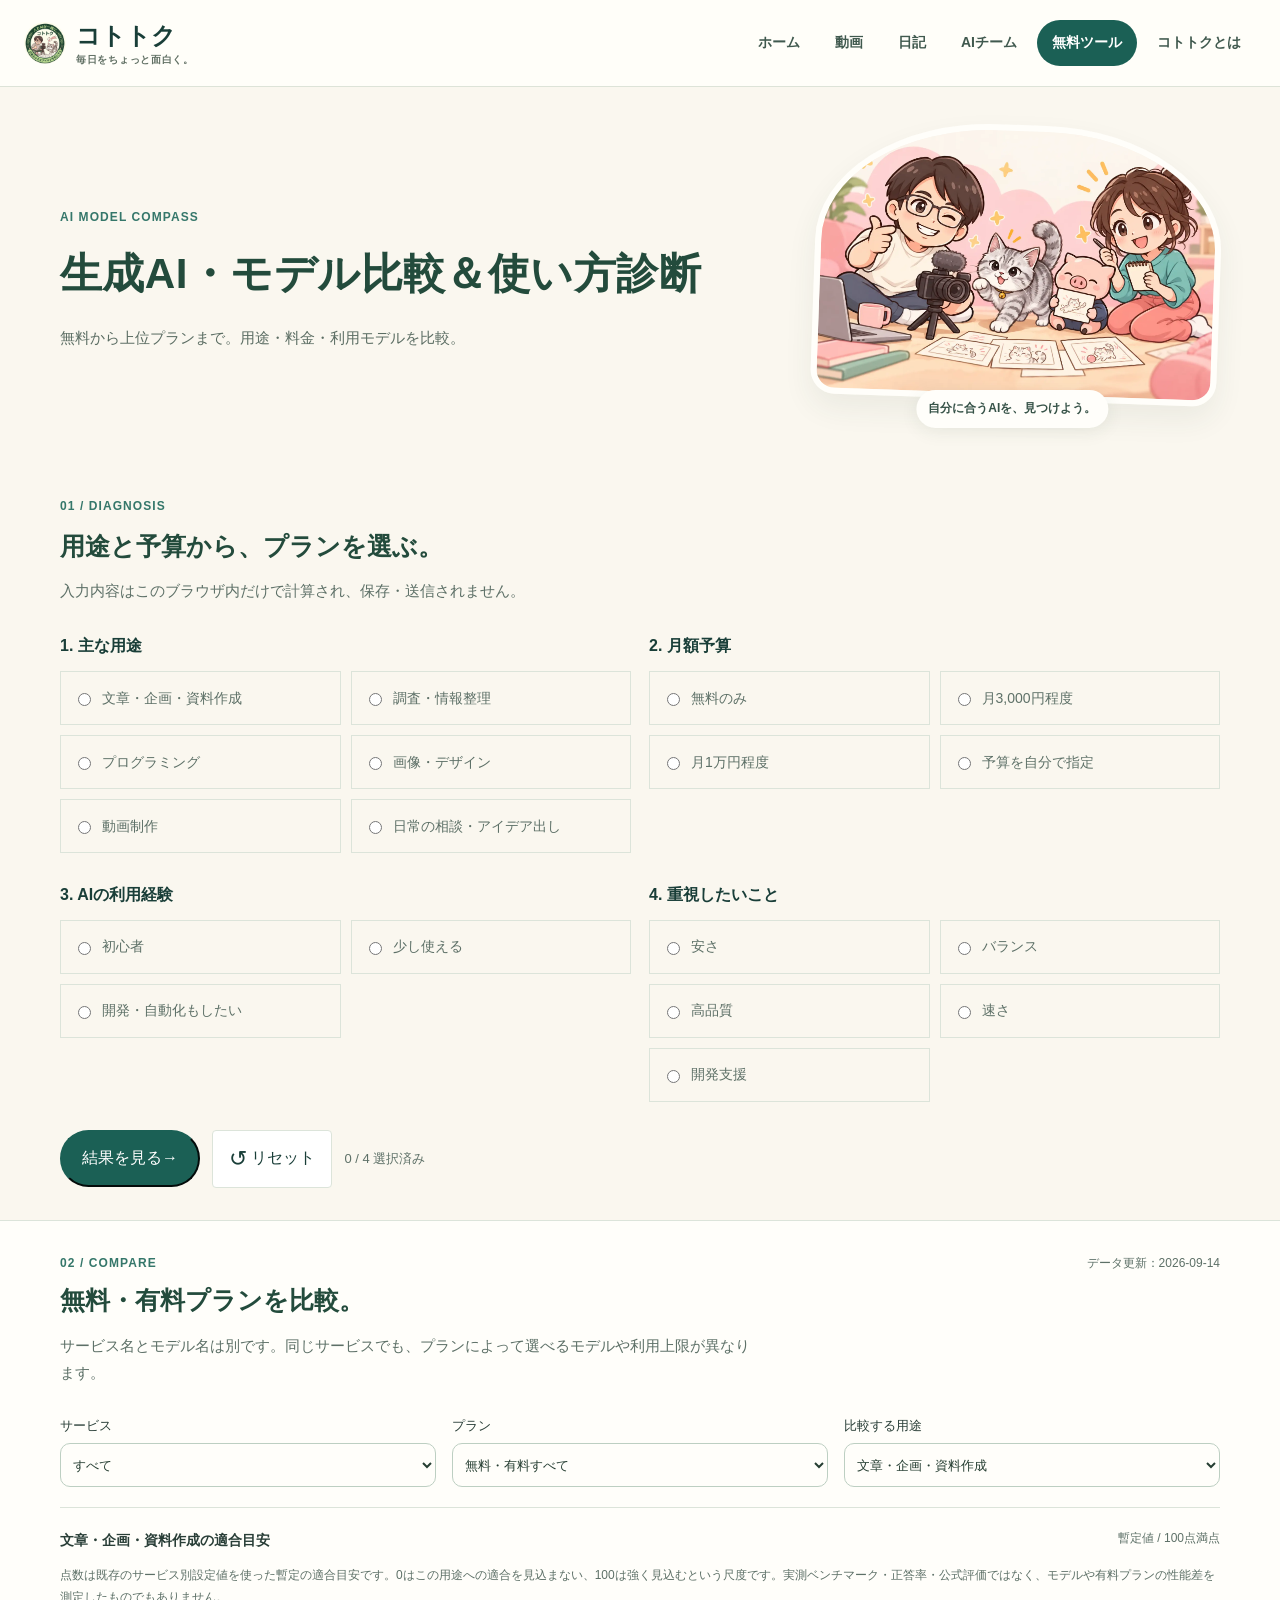
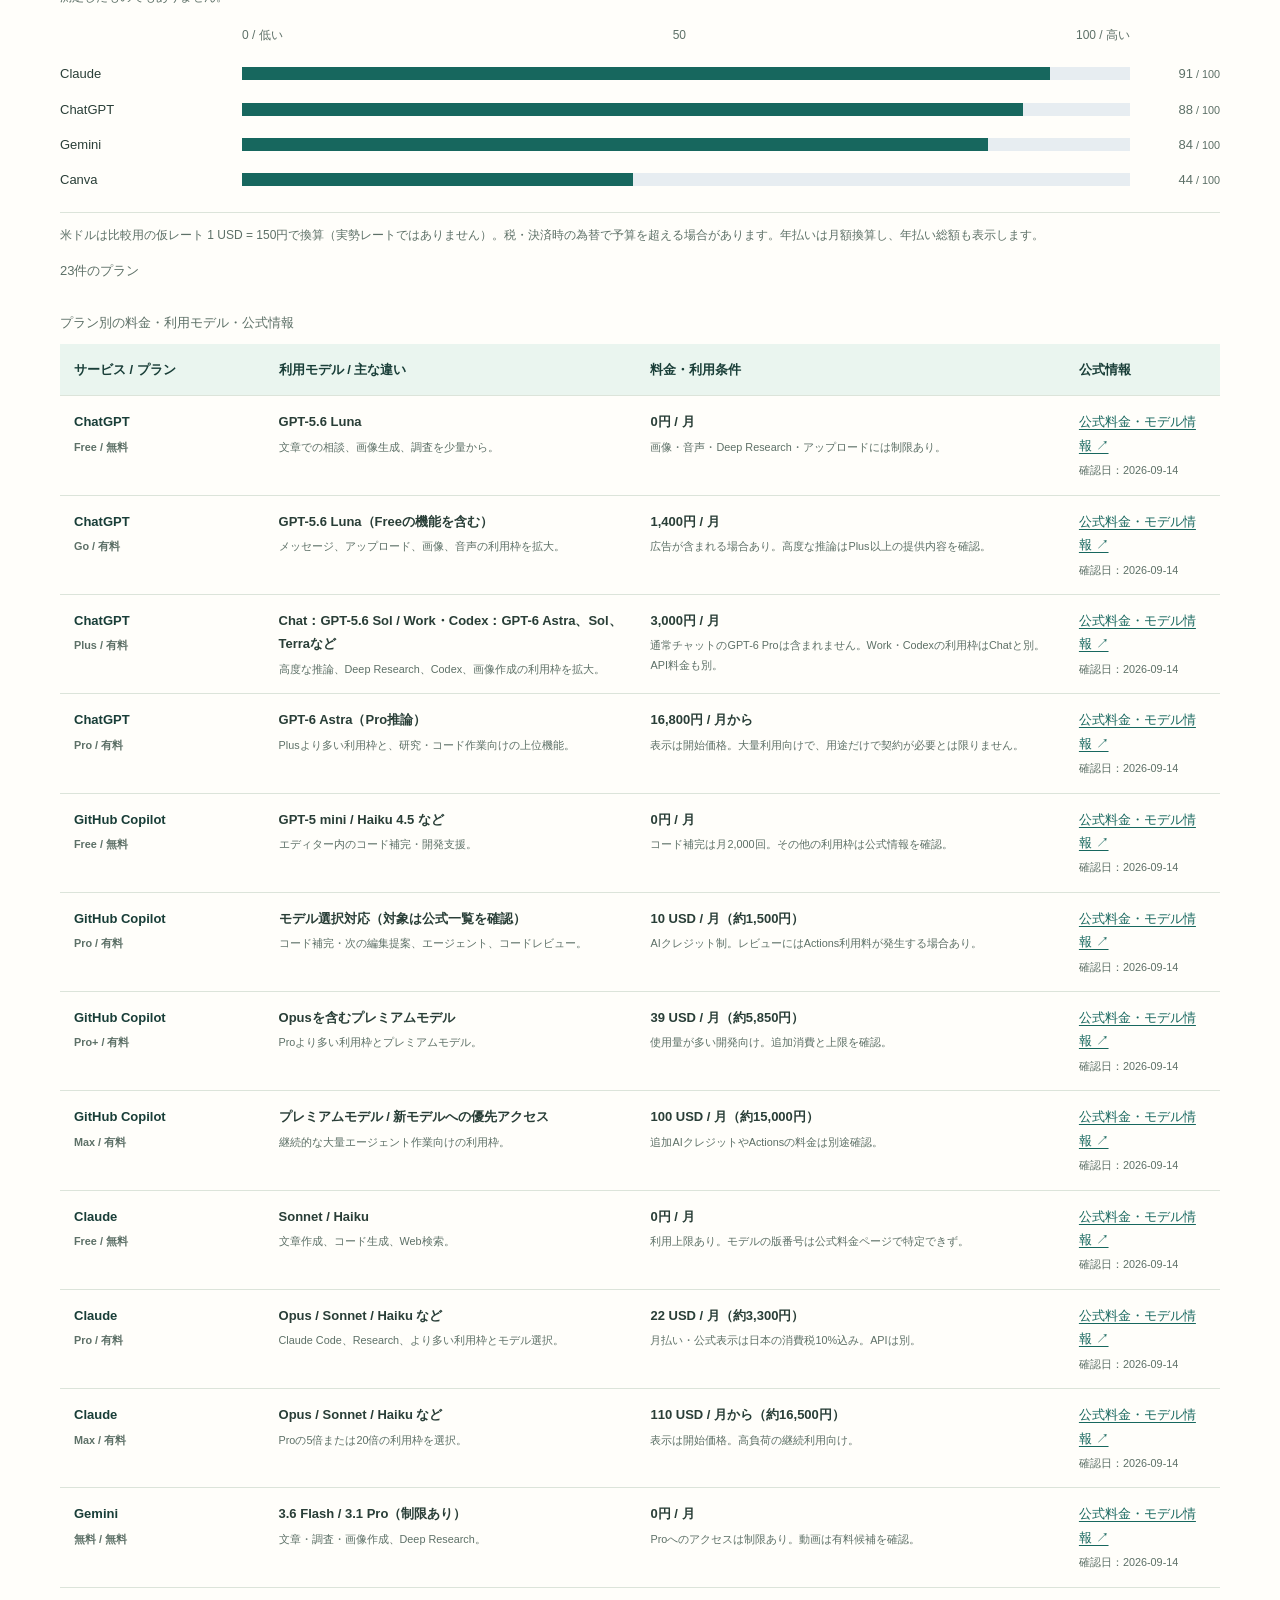
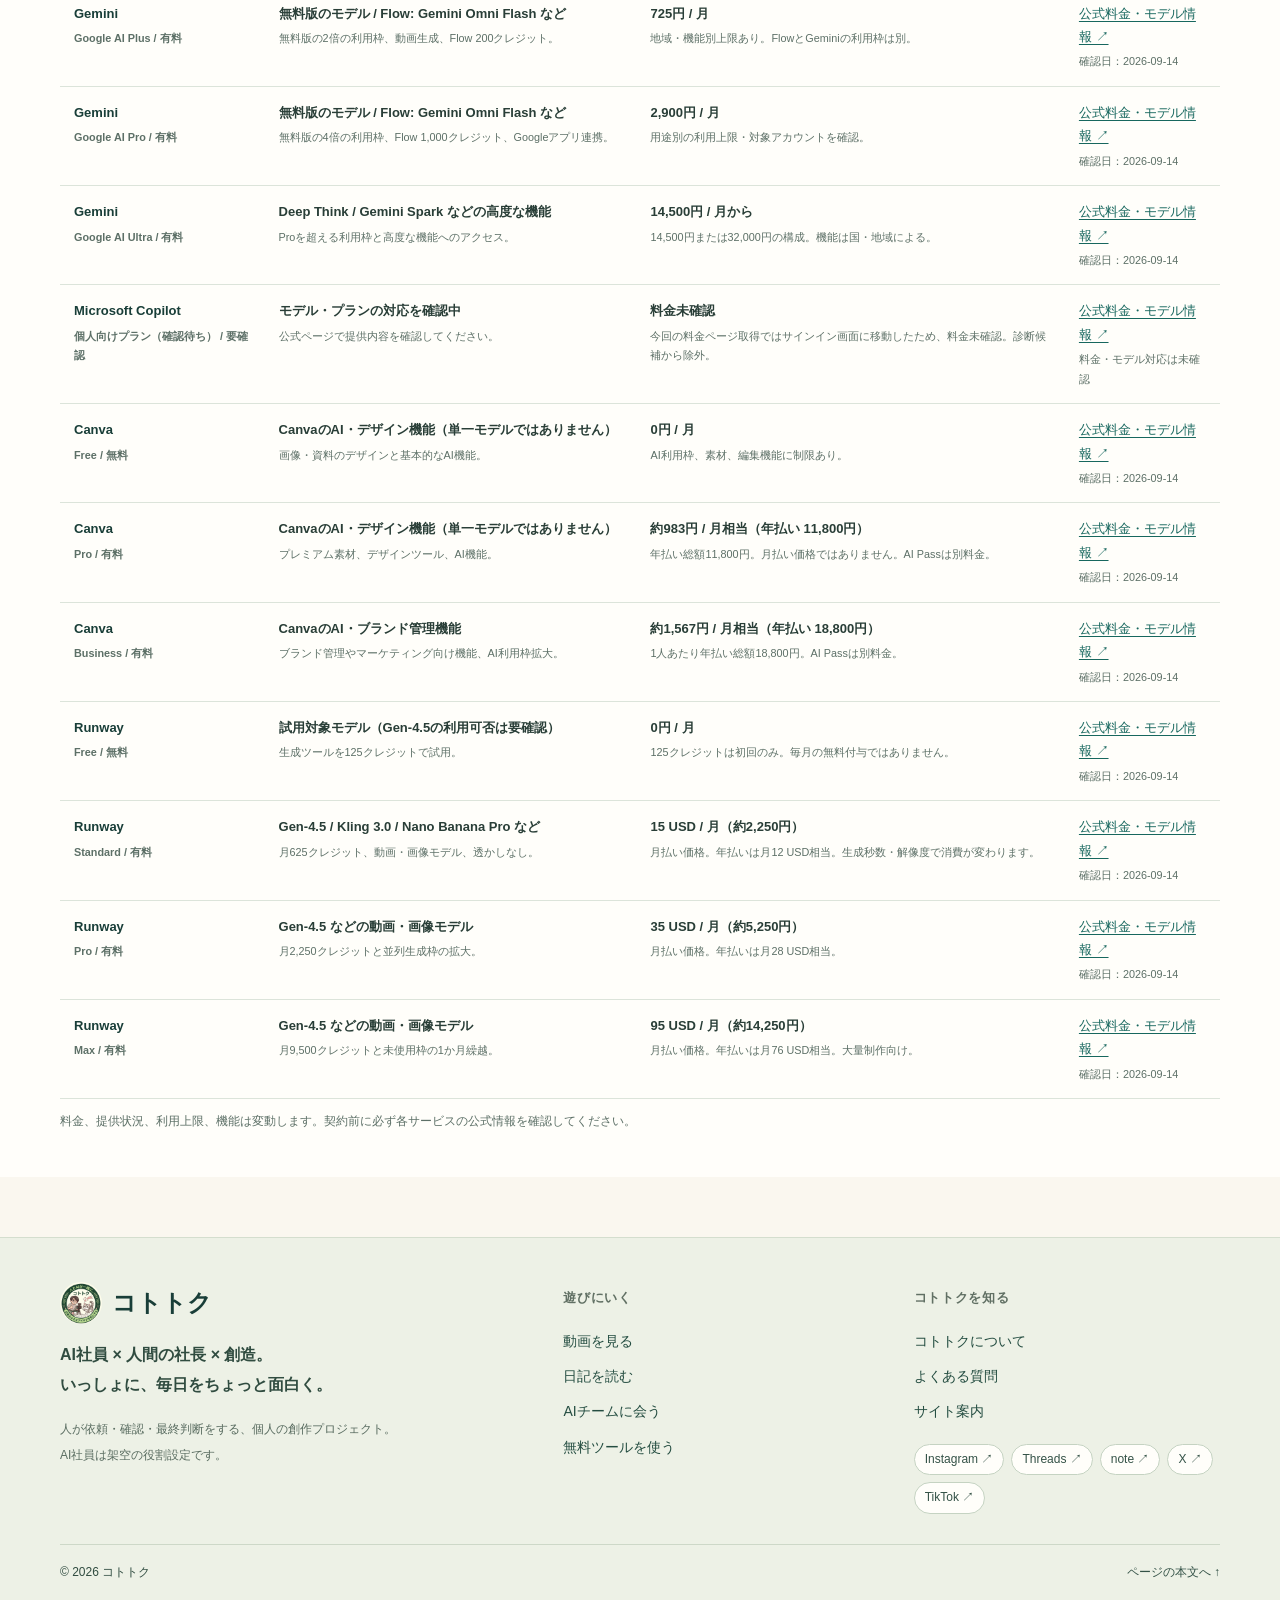
<file: ai-model-compare.html>
<!doctype html>
<html lang="ja">
  <head>
    <meta charset="utf-8" />
    <meta name="viewport" content="width=device-width,initial-scale=1" />
    <script async src="https://www.googletagmanager.com/gtag/js?id=G-03WXT4R2F9"></script>
    <script>
      window.dataLayer = window.dataLayer || [];
      function gtag() { dataLayer.push(arguments); }
      gtag("js", new Date());
      gtag("config", "G-03WXT4R2F9");
    </script>
    <meta
      name="description"
      content="用途・予算・重視したいことから、あなたに合う生成AI、モデル、使い方の型を提案します。"
    />
    <meta
      property="og:title"
      content="生成AI・モデル比較＆使い方診断｜コトトク"
    />
    <meta
      property="og:description"
      content="用途・予算・重視したいことから、あなたに合う生成AI、モデル、使い方の型を提案します。"
    />
    <meta property="og:type" content="website" />
    <meta
      property="og:url"
      content="https://tennistom17-source.github.io/kototoku-web/ai-model-compare.html"
    />
    <meta name="theme-color" content="#0649a9" />
    <title>生成AI・モデル比較＆使い方診断｜コトトク</title>
    <link
      rel="canonical"
      href="https://tennistom17-source.github.io/kototoku-web/ai-model-compare.html"
    />
    <link rel="icon" href="favicon.ico?v=3" sizes="any" />
    <link rel="stylesheet" href="site.css" />
    <link rel="stylesheet" href="assets/css/ai-model-compare.css" />
  <link rel="stylesheet" href="assets/css/brand-theme.css?v=3">
</head>
  <body class="model-tool brand-unified">
    <a class="skip-link" href="#main">本文へ移動</a>
    <nav class="brand-nav" aria-label="メインナビゲーション"><div class="brand-nav-inner"><a class="brand-logo" href="index.html"><span class="brand-emblem" aria-hidden="true">✦</span><span>コトトク<small>毎日をちょっと面白く。</small></span></a><button class="brand-menu" type="button" aria-expanded="false" aria-controls="brand-navigation">メニュー ☰</button><div class="brand-links" id="brand-navigation"><a href="index.html">ホーム</a><a href="movie-lab.html">動画</a><a href="diary.html">日記</a><a href="ai-company.html">AIチーム</a><a href="index.html#tools" aria-current="page">無料ツール</a><a href="about.html">コトトクとは</a></div></div></nav>
    <header class="tool-hero brand-hero"><div class="brand-hero-grid"><div class="brand-hero-copy">
      <div class="wrap">
        <span class="kicker">AI MODEL COMPASS</span>
        <h1>生成AI・モデル比較＆使い方診断</h1>
        <p>
          無料から上位プランまで。用途・料金・利用モデルを比較。
        </p>
      </div>
    </div><figure class="brand-page-art"><img src="assets/images/kototoku-creative-team.webp" alt="社長とあす君、ぶた仙人、AI社員が一緒に創作するイラスト" width="1536" height="1024"><figcaption>自分に合うAIを、見つけよう。</figcaption></figure></div></header>
    <main id="main">
      <section class="tool-section" aria-labelledby="diagnosis-title">
        <div class="wrap">
          <div class="section-head">
            <span class="kicker">01 / DIAGNOSIS</span>
            <h2 id="diagnosis-title">用途と予算から、プランを選ぶ。</h2>
            <p>
              入力内容はこのブラウザ内だけで計算され、保存・送信されません。
            </p>
          </div>
          <form id="diagnosis-form" class="diagnosis-form">
            <fieldset>
              <legend>1. 主な用途</legend>
              <div class="choice-grid">
                <label
                  ><input
                    required
                    type="radio"
                    name="usage"
                    value="writing"
                  />文章・企画・資料作成</label
                ><label
                  ><input
                    type="radio"
                    name="usage"
                    value="research"
                  />調査・情報整理</label
                ><label
                  ><input
                    type="radio"
                    name="usage"
                    value="coding"
                  />プログラミング</label
                ><label
                  ><input
                    type="radio"
                    name="usage"
                    value="image"
                  />画像・デザイン</label
                ><label
                  ><input
                    type="radio"
                    name="usage"
                    value="video"
                  />動画制作</label
                ><label
                  ><input
                    type="radio"
                    name="usage"
                    value="ideas"
                  />日常の相談・アイデア出し</label
                >
              </div>
            </fieldset>
            <fieldset>
              <legend>2. 月額予算</legend>
              <div class="choice-grid compact">
                <label
                  ><input
                    required
                    type="radio"
                    name="budget"
                    value="free"
                  />無料のみ</label
                ><label
                  ><input
                    type="radio"
                    name="budget"
                    value="three-thousand"
                  />月3,000円程度</label
                ><label
                  ><input
                    type="radio"
                    name="budget"
                    value="ten-thousand"
                  />月1万円程度</label
                ><label
                  ><input
                    type="radio"
                    name="budget"
                    value="custom"
                  />予算を自分で指定</label
                >
              </div>
              <div id="custom-budget-field" class="custom-budget-field" hidden>
                <label for="custom-budget">月額予算の上限</label>
                <div class="budget-amount"><input id="custom-budget" name="custom_budget" type="number" min="0" max="9007199254740991" step="1" inputmode="numeric" placeholder="例：5000" disabled><span>円 / 月</span></div>
              </div>
            </fieldset>
            <fieldset>
              <legend>3. AIの利用経験</legend>
              <div class="choice-grid compact">
                <label
                  ><input
                    required
                    type="radio"
                    name="experience"
                    value="beginner"
                  />初心者</label
                ><label
                  ><input
                    type="radio"
                    name="experience"
                    value="some"
                  />少し使える</label
                ><label
                  ><input
                    type="radio"
                    name="experience"
                    value="advanced"
                  />開発・自動化もしたい</label
                >
              </div>
            </fieldset>
            <fieldset>
              <legend>4. 重視したいこと</legend>
              <div class="choice-grid compact">
                <label
                  ><input
                    required
                    type="radio"
                    name="priority"
                    value="cost"
                  />安さ</label
                ><label
                  ><input
                    type="radio"
                    name="priority"
                    value="balance"
                  />バランス</label
                ><label
                  ><input
                    type="radio"
                    name="priority"
                    value="quality"
                  />高品質</label
                ><label
                  ><input
                    type="radio"
                    name="priority"
                    value="speed"
                  />速さ</label
                ><label
                  ><input
                    type="radio"
                    name="priority"
                    value="development"
                  />開発支援</label
                >
              </div>
            </fieldset>
            <div class="form-actions">
              <button class="primary-link" type="submit" id="show-result" disabled>
                結果を見る <span aria-hidden="true">→</span>
              </button>
              <button class="reset-button" type="reset" title="回答をすべてクリア">
                <span aria-hidden="true">↺</span> リセット
              </button>
              <span id="form-status" role="status">データを読み込み中</span>
            </div>
            <p id="form-error" class="form-error" role="alert" hidden>
              4つの質問すべてを選んでください。
            </p>
          </form>
          <noscript><p>診断にはJavaScriptが必要です。ブラウザの設定で有効にしてください。</p></noscript>
          <div id="load-error" role="alert" hidden>
            <p>比較データを読み込めませんでした。接続を確認して再試行してください。</p>
            <button type="button" id="retry-data" class="reset-button">データを再読み込み</button>
          </div>
          <section
            id="recommendation"
            class="recommendation"
            aria-label="診断結果"
            tabindex="-1"
            hidden
          ></section>
        </div>
      </section>
      <section
        class="tool-section compare-section"
        aria-labelledby="compare-title"
      >
        <div class="wrap">
          <div class="section-topline">
            <span class="kicker">02 / COMPARE</span
            ><span id="data-date" class="section-number"
              >データを読み込み中</span
            >
          </div>
          <div class="section-head">
            <h2 id="compare-title">無料・有料プランを比較。</h2>
            <p>
              サービス名とモデル名は別です。同じサービスでも、プランによって選べるモデルや利用上限が異なります。
            </p>
          </div>
          <div class="comparison-controls">
            <label>サービス<select id="service-filter"><option value="all">すべて</option></select></label>
            <label>プラン<select id="plan-filter"><option value="all">無料・有料すべて</option><option value="free">無料のみ</option><option value="paid">有料のみ</option></select></label>
            <label>比較する用途<select id="compare-usage"><option value="writing">文章・企画・資料作成</option><option value="research">調査・情報整理</option><option value="coding">プログラミング</option><option value="image">画像・デザイン</option><option value="video">動画制作</option><option value="ideas">日常の相談・アイデア出し</option></select></label>
          </div>
          <figure class="chart-panel rank-panel">
            <figcaption>
              <b id="ranking-title">用途別の適合目安</b><span>暫定値 / 100点満点</span>
            </figcaption>
            <p id="evaluation-note" class="data-notice"></p>
            <div class="bar-scale" aria-hidden="true"><span>0 / 低い</span><span>50</span><span>100 / 高い</span></div>
            <ol id="bar-chart" class="bar-chart" aria-describedby="evaluation-note"></ol>
          </figure>
          <p id="exchange-note" class="data-notice"></p>
          <p id="table-count" role="status"></p>
          <div class="model-table-wrap" tabindex="0" role="region" aria-label="プラン比較表">
            <table id="model-table">
              <caption>
                プラン別の料金・利用モデル・公式情報
              </caption>
              <thead>
                <tr>
                  <th scope="col">サービス / プラン</th>
                  <th scope="col">利用モデル / 主な違い</th>
                  <th scope="col">料金・利用条件</th>
                  <th scope="col">公式情報</th>
                </tr>
              </thead>
              <tbody></tbody>
            </table>
          </div>
          <p class="data-notice">
            料金、提供状況、利用上限、機能は変動します。契約前に必ず各サービスの公式情報を確認してください。
          </p>
        </div>
      </section>
    </main>
    <footer class="brand-footer" data-brand-footer><div class="brand-footer-inner"><div class="brand-footer-intro"><a class="brand-logo" href="index.html"><span class="brand-emblem" aria-hidden="true">✦</span>コトトク</a><p>AI社員 × 人間の社長 × 創造。<br>いっしょに、毎日をちょっと面白く。</p><small>人が依頼・確認・最終判断をする、個人の創作プロジェクト。<br>AI社員は架空の役割設定です。</small></div><div><h2>遊びにいく</h2><a href="movie-lab.html">動画を見る</a><a href="diary.html">日記を読む</a><a href="ai-company.html">AIチームに会う</a><a href="index.html#tools">無料ツールを使う</a></div><div><h2>コトトクを知る</h2><a href="about.html">コトトクについて</a><a href="faq.html">よくある質問</a><a href="site-map.html">サイト案内</a><div class="brand-social"><a href="https://www.instagram.com/kototoku17/" target="_blank" rel="noopener noreferrer">Instagram ↗</a><a href="https://www.threads.com/@kototoku17" target="_blank" rel="noopener noreferrer">Threads ↗</a><a href="https://note.com/firm_broom4032" target="_blank" rel="noopener noreferrer">note ↗</a><a href="https://x.com/kototoku123" target="_blank" rel="noopener noreferrer">X ↗</a></div></div></div><div class="brand-footer-bottom">© 2026 コトトク <a href="#main">ページの本文へ ↑</a></div></footer>
    <script src="site.js" defer></script>
    <script src="assets/js/ai-model-compare-core.js" defer></script>
    <script src="assets/js/ai-model-compare.js" defer></script>
  <script src="assets/js/brand-shell.js" defer></script>
</body>
</html>
</file>
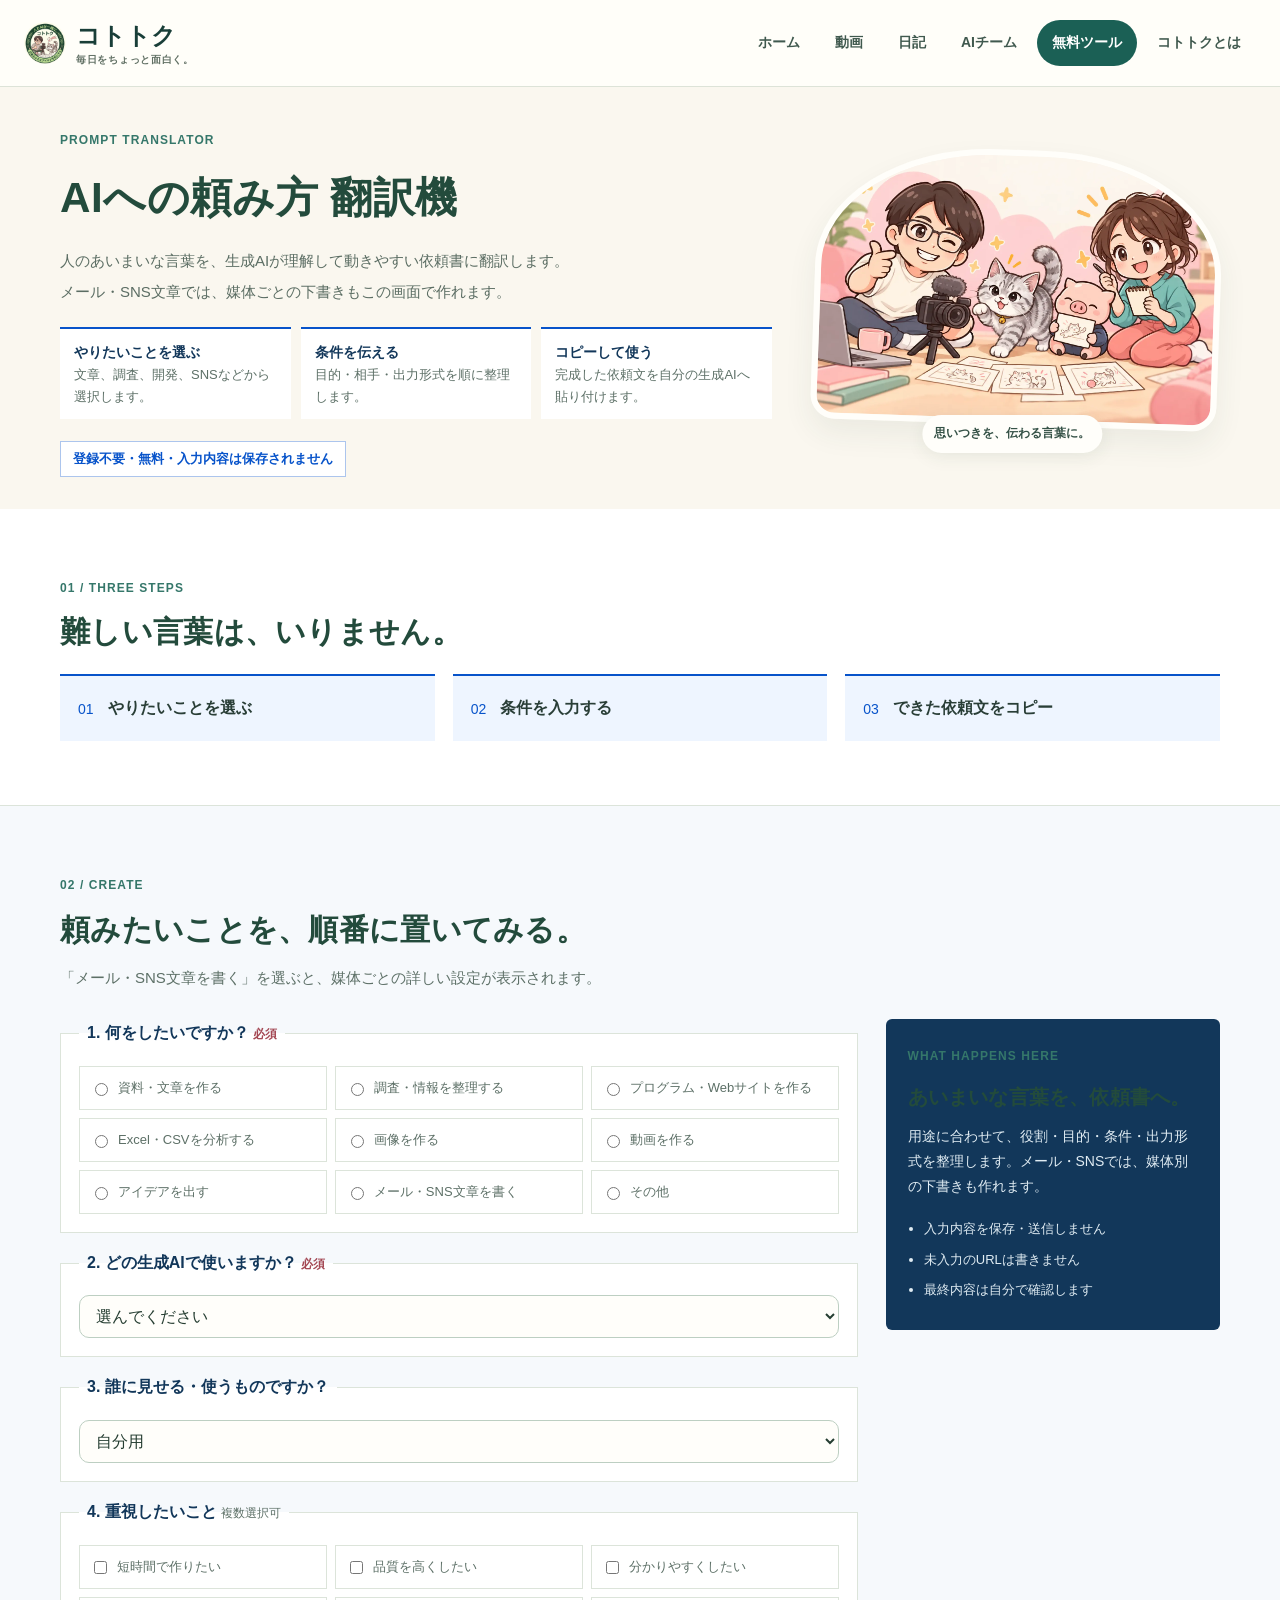
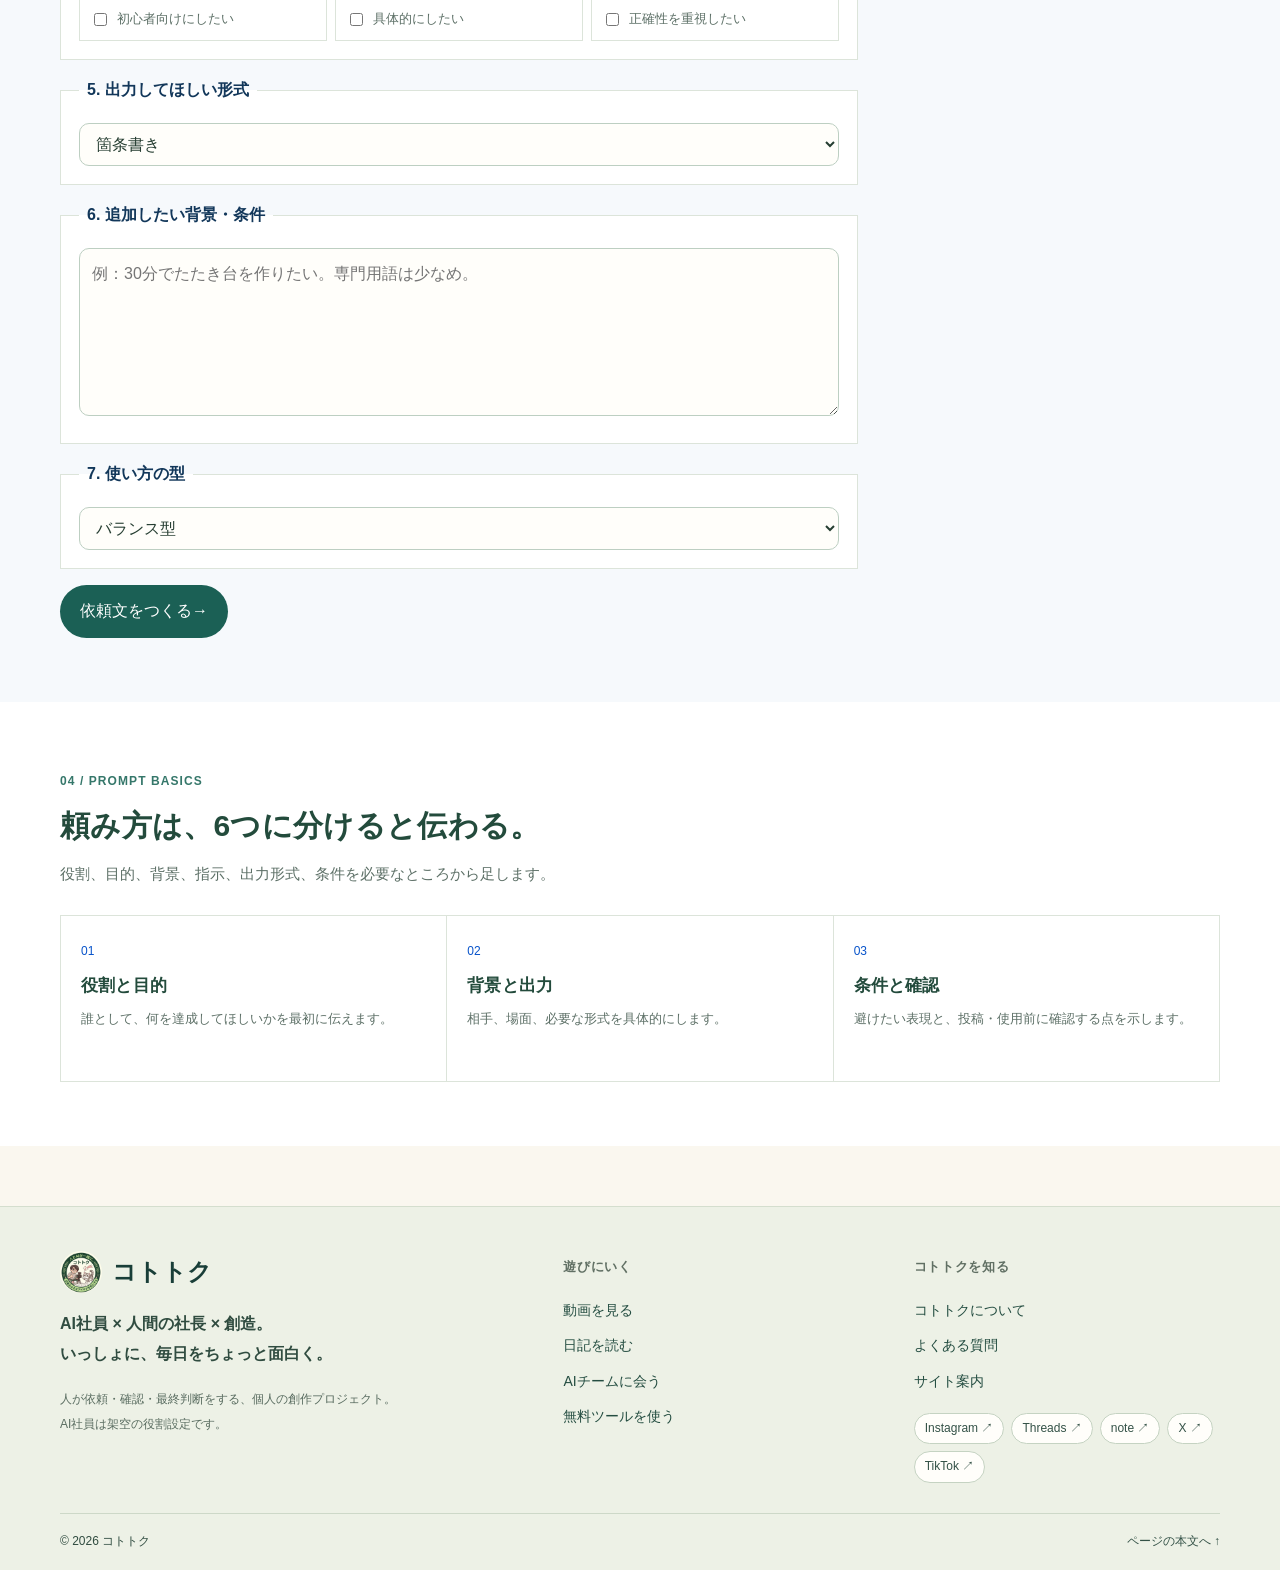
<file: ai-prompt-translator.html>
<!doctype html>
<html lang="ja">
<head>
<meta charset="utf-8"><meta name="viewport" content="width=device-width,initial-scale=1">
<script async src="https://www.googletagmanager.com/gtag/js?id=G-03WXT4R2F9"></script>
<script>
window.dataLayer = window.dataLayer || [];
function gtag(){dataLayer.push(arguments);}
gtag("js", new Date());
gtag("config", "G-03WXT4R2F9");
</script>
<meta name="description" content="目的や用途を選び、生成AIへ貼り付けて使える依頼文を作成します。メール・SNSでは媒体別の投稿文もブラウザ内で整えられます。">
<meta property="og:title" content="AIへの頼み方 翻訳機｜コトトク"><meta property="og:description" content="やりたいことを選び、生成AIへ渡す分かりやすい依頼文に整える無料ツールです。"><meta property="og:type" content="website"><meta property="og:url" content="https://tennistom17-source.github.io/kototoku-web/ai-prompt-translator.html"><meta name="theme-color" content="#0649a9">
<title>AIへの頼み方 翻訳機｜コトトク</title><link rel="canonical" href="https://tennistom17-source.github.io/kototoku-web/ai-prompt-translator.html"><link rel="icon" href="favicon.ico?v=3" sizes="any"><link rel="stylesheet" href="site.css"><link rel="stylesheet" href="assets/css/ai-prompt-translator.css">
<link rel="stylesheet" href="assets/css/brand-theme.css?v=3">
</head>
<body class="prompt-tool brand-unified">
<a class="skip-link" href="#main">本文へ移動</a>
<nav class="brand-nav" aria-label="メインナビゲーション"><div class="brand-nav-inner"><a class="brand-logo" href="index.html"><span class="brand-emblem" aria-hidden="true">✦</span><span>コトトク<small>毎日をちょっと面白く。</small></span></a><button class="brand-menu" type="button" aria-expanded="false" aria-controls="brand-navigation">メニュー ☰</button><div class="brand-links" id="brand-navigation"><a href="index.html">ホーム</a><a href="movie-lab.html">動画</a><a href="diary.html">日記</a><a href="ai-company.html">AIチーム</a><a href="index.html#tools" aria-current="page">無料ツール</a><a href="about.html">コトトクとは</a></div></div></nav>
<header class="translator-hero brand-hero"><div class="brand-hero-grid"><div class="brand-hero-copy"><div class="wrap"><span class="kicker">PROMPT TRANSLATOR</span><h1>AIへの頼み方 翻訳機</h1><p class="lead">人のあいまいな言葉を、生成AIが理解して動きやすい依頼書に翻訳します。</p><p>メール・SNS文章では、媒体ごとの下書きもこの画面で作れます。</p><div class="tool-intro"><div><b>やりたいことを選ぶ</b><span>文章、調査、開発、SNSなどから選択します。</span></div><div><b>条件を伝える</b><span>目的・相手・出力形式を順に整理します。</span></div><div><b>コピーして使う</b><span>完成した依頼文を自分の生成AIへ貼り付けます。</span></div></div><span class="privacy-note">登録不要・無料・入力内容は保存されません</span></div></div><figure class="brand-page-art"><img src="assets/images/kototoku-creative-team.webp" alt="社長とあす君、ぶた仙人、AI社員が一緒に創作するイラスト" width="1536" height="1024"><figcaption>思いつきを、伝わる言葉に。</figcaption></figure></div></header>
<main id="main">
<section class="steps" aria-labelledby="steps-title"><div class="wrap"><div class="section-head"><span class="kicker">01 / THREE STEPS</span><h2 id="steps-title">難しい言葉は、いりません。</h2></div><ol><li><b>01</b><span>やりたいことを選ぶ</span></li><li><b>02</b><span>条件を入力する</span></li><li><b>03</b><span>できた依頼文をコピー</span></li></ol></div></section>
<section class="translator-workspace" aria-labelledby="form-title"><div class="wrap"><div class="section-head"><span class="kicker">02 / CREATE</span><h2 id="form-title">頼みたいことを、順番に置いてみる。</h2><p>「メール・SNS文章を書く」を選ぶと、媒体ごとの詳しい設定が表示されます。</p></div><div class="workspace-grid"><form id="prompt-form" class="prompt-form" novalidate>
<fieldset><legend>1. 何をしたいですか？ <em>必須</em></legend><div class="option-grid task-options"><label><input type="radio" name="task" value="document">資料・文章を作る</label><label><input type="radio" name="task" value="research">調査・情報を整理する</label><label><input type="radio" name="task" value="development">プログラム・Webサイトを作る</label><label><input type="radio" name="task" value="analysis">Excel・CSVを分析する</label><label><input type="radio" name="task" value="image">画像を作る</label><label><input type="radio" name="task" value="video">動画を作る</label><label><input type="radio" name="task" value="ideas">アイデアを出す</label><label><input type="radio" name="task" value="message" aria-controls="social-options" aria-expanded="false">メール・SNS文章を書く</label><label><input type="radio" name="task" value="other">その他</label></div></fieldset>
<div id="general-options" class="conditional-options"><fieldset><legend>2. どの生成AIで使いますか？ <em>必須</em></legend><select name="ai"><option value="">選んでください</option><option>ChatGPT</option><option>GitHub Copilot</option><option>Claude</option><option>Gemini</option><option>Microsoft Copilot</option><option>画像生成AI</option><option>動画生成AI</option><option value="unknown">分からないのでおすすめしてほしい</option></select></fieldset><fieldset><legend>3. 誰に見せる・使うものですか？</legend><select name="audience"><option>自分用</option><option>上司・社内向け</option><option>顧客・取引先向け</option><option>家族・友人向け</option><option>SNS・一般公開向け</option><option>その他</option></select></fieldset><fieldset><legend>4. 重視したいこと <span>複数選択可</span></legend><div class="option-grid checks"><label><input type="checkbox" name="priority" value="短時間で作りたい">短時間で作りたい</label><label><input type="checkbox" name="priority" value="品質を高くしたい">品質を高くしたい</label><label><input type="checkbox" name="priority" value="分かりやすくしたい">分かりやすくしたい</label><label><input type="checkbox" name="priority" value="初心者向けにしたい">初心者向けにしたい</label><label><input type="checkbox" name="priority" value="具体的にしたい">具体的にしたい</label><label><input type="checkbox" name="priority" value="正確性を重視したい">正確性を重視したい</label></div></fieldset><fieldset><legend>5. 出力してほしい形式</legend><select name="format"><option>箇条書き</option><option>表</option><option>文章</option><option>PowerPointの構成案</option><option>Excel・CSV分析案</option><option>Pythonコード</option><option>HTML/CSS/JavaScript</option><option>画像生成用プロンプト</option><option>動画生成用プロンプト</option><option>その他</option></select></fieldset><fieldset><legend>6. 追加したい背景・条件</legend><textarea name="context" rows="5" placeholder="例：30分でたたき台を作りたい。専門用語は少なめ。"></textarea></fieldset><fieldset><legend>7. 使い方の型</legend><select name="style"><option value="saving">節約型</option><option value="balance" selected>バランス型</option><option value="quality">品質優先型</option><option value="speed">速度優先型</option><option value="dev">開発集中型</option></select></fieldset></div>
<div id="social-options" class="conditional-options social-options" hidden><fieldset><legend>元になる文章 <em>必須</em></legend><textarea id="source-text" name="sourceText" rows="7" maxlength="3000" placeholder="伝えたい内容、下書き、メモを入力してください。" aria-describedby="source-help"></textarea><p id="source-help" class="field-help">入力内容はリロードすると消えます。個人情報や公開したくない内容は入力しないでください。</p></fieldset><fieldset><legend>2. 出力先 <em>1つ以上選択</em><span>複数選択可</span></legend><div class="option-grid destinations"><label><input type="checkbox" name="destination" value="instagram-post">Instagram投稿</label><label><input type="checkbox" name="destination" value="instagram-story">Instagramストーリーズ</label><label><input type="checkbox" name="destination" value="instagram-reel">Instagramリール</label><label><input type="checkbox" name="destination" value="threads">Threads</label><label><input type="checkbox" name="destination" value="x">X</label><label><input type="checkbox" name="destination" value="note-article">note記事</label><label><input type="checkbox" name="destination" value="note-post">noteつぶやき</label><label><input type="checkbox" name="destination" value="tiktok">TikTok</label><label><input type="checkbox" name="destination" value="youtube">YouTube動画説明欄</label><label><input type="checkbox" name="destination" value="linkedin">LinkedIn</label><label><input type="checkbox" name="destination" value="facebook">Facebook</label><label><input type="checkbox" name="destination" value="line">LINE</label><label><input type="checkbox" name="destination" value="blog">ブログ</label></div></fieldset><fieldset><legend>3. 誰に届けたいか</legend><div class="option-grid compact-options"><label><input type="radio" name="socialAudience" value="友人" checked>友人</label><label><input type="radio" name="socialAudience" value="同年代">同年代</label><label><input type="radio" name="socialAudience" value="仕事仲間">仕事仲間</label><label><input type="radio" name="socialAudience" value="初心者">初心者</label><label><input type="radio" name="socialAudience" value="一般向け">一般向け</label><label><input type="radio" name="socialAudience" value="フォロワー">フォロワー</label></div></fieldset><fieldset><legend>4. 投稿の目的</legend><div class="option-grid compact-options"><label><input type="radio" name="purpose" value="お知らせ" checked>お知らせ</label><label><input type="radio" name="purpose" value="ツール紹介">ツール紹介</label><label><input type="radio" name="purpose" value="体験談">体験談</label><label><input type="radio" name="purpose" value="共感">共感</label><label><input type="radio" name="purpose" value="質問">質問</label><label><input type="radio" name="purpose" value="背中を押す">背中を押す</label></div></fieldset><fieldset><legend>5. 文体</legend><div class="option-grid compact-options"><label><input type="radio" name="tone" value="やさしい" checked>やさしい</label><label><input type="radio" name="tone" value="親しみやすい">親しみやすい</label><label><input type="radio" name="tone" value="簡潔">簡潔</label><label><input type="radio" name="tone" value="まじめ">まじめ</label><label><input type="radio" name="tone" value="前向き">前向き</label><label><input type="radio" name="tone" value="少しユーモア">少しユーモア</label></div></fieldset><div class="form-pair"><fieldset><legend>6. 絵文字</legend><select name="emoji"><option value="なし">なし</option><option value="少なめ" selected>少なめ</option><option value="ふつう">ふつう</option><option value="多め">多め</option></select></fieldset><fieldset><legend>7. ハッシュタグ</legend><select name="hashtags"><option value="なし">なし</option><option value="3個" selected>3個</option><option value="5個">5個</option><option value="多め">多め</option></select></fieldset></div><fieldset><legend>8. URL導線</legend><select name="linkGuide"><option value="auto" selected>媒体に合わせて案内する</option><option value="profile">プロフィールのリンクから</option><option value="sticker">リンクスタンプから</option><option value="direct">直接URL</option><option value="none">URLなし</option></select><p class="field-help">URL自体は入力・補完しません。Instagram投稿はプロフィールのリンク、ストーリーズはリンクスタンプへ案内します。</p></fieldset></div>
<button class="primary-link generate" type="submit">依頼文をつくる <span aria-hidden="true">→</span></button><p id="form-error" class="form-error" role="alert" hidden></p></form><aside class="translation-guide"><span class="kicker">WHAT HAPPENS HERE</span><h3>あいまいな言葉を、依頼書へ。</h3><p>用途に合わせて、役割・目的・条件・出力形式を整理します。メール・SNSでは、媒体別の下書きも作れます。</p><ul><li>入力内容を保存・送信しません</li><li>未入力のURLは書きません</li><li>最終内容は自分で確認します</li></ul></aside></div></div></section>
<section id="result" class="result-section" aria-labelledby="result-title" hidden><div class="wrap"><div class="section-topline"><span class="kicker">03 / YOUR REQUEST</span><span id="copy-status" role="status" aria-live="polite"></span></div><div class="result-heading"><div><h2 id="result-title">AIへ渡す依頼文ができました。</h2><p id="result-description">内容を確認してコピーしてください。</p></div><div class="result-actions"><button id="copy-all" class="secondary-button" type="button">まとめてコピー</button><button id="open-chatgpt" class="primary-link chatgpt-button" type="button">ChatGPTでさらに整える</button><button id="restart" class="secondary-button" type="button">入力をやり直す</button></div></div><div id="general-result" hidden><div class="result-summary"><div><small>おすすめ生成AI</small><b id="result-ai"></b></div><div><small>おすすめの型</small><b id="result-style"></b></div></div><article class="prompt-output"><div class="output-head"><h3>完成したプロンプト</h3><button class="copy-button" type="button" data-copy="full">コピー</button></div><pre id="full-prompt"></pre></article><article class="prompt-output short"><div class="output-head"><h3>短縮版プロンプト</h3><button class="copy-button" type="button" data-copy="short">コピー</button></div><pre id="short-prompt"></pre></article></div><div id="result-cards" class="result-cards"></div></div></section>
<section class="prompt-basics" aria-labelledby="basics-title"><div class="wrap"><div class="section-head"><span class="kicker">04 / PROMPT BASICS</span><h2 id="basics-title">頼み方は、6つに分けると伝わる。</h2><p>役割、目的、背景、指示、出力形式、条件を必要なところから足します。</p></div><div class="basics-grid"><article><b>01</b><h3>役割と目的</h3><p>誰として、何を達成してほしいかを最初に伝えます。</p></article><article><b>02</b><h3>背景と出力</h3><p>相手、場面、必要な形式を具体的にします。</p></article><article><b>03</b><h3>条件と確認</h3><p>避けたい表現と、投稿・使用前に確認する点を示します。</p></article></div></div></section>
</main>
<footer class="brand-footer" data-brand-footer><div class="brand-footer-inner"><div class="brand-footer-intro"><a class="brand-logo" href="index.html"><span class="brand-emblem" aria-hidden="true">✦</span>コトトク</a><p>AI社員 × 人間の社長 × 創造。<br>いっしょに、毎日をちょっと面白く。</p><small>人が依頼・確認・最終判断をする、個人の創作プロジェクト。<br>AI社員は架空の役割設定です。</small></div><div><h2>遊びにいく</h2><a href="movie-lab.html">動画を見る</a><a href="diary.html">日記を読む</a><a href="ai-company.html">AIチームに会う</a><a href="index.html#tools">無料ツールを使う</a></div><div><h2>コトトクを知る</h2><a href="about.html">コトトクについて</a><a href="faq.html">よくある質問</a><a href="site-map.html">サイト案内</a><div class="brand-social"><a href="https://www.instagram.com/kototoku17/" target="_blank" rel="noopener noreferrer">Instagram ↗</a><a href="https://www.threads.com/@kototoku17" target="_blank" rel="noopener noreferrer">Threads ↗</a><a href="https://note.com/firm_broom4032" target="_blank" rel="noopener noreferrer">note ↗</a><a href="https://x.com/kototoku123" target="_blank" rel="noopener noreferrer">X ↗</a></div></div></div><div class="brand-footer-bottom">© 2026 コトトク <a href="#main">ページの本文へ ↑</a></div></footer>
<script src="site.js" defer></script><script src="assets/js/ai-prompt-translator.js" defer></script>
<script src="assets/js/brand-shell.js" defer></script>
</body></html>
</file>
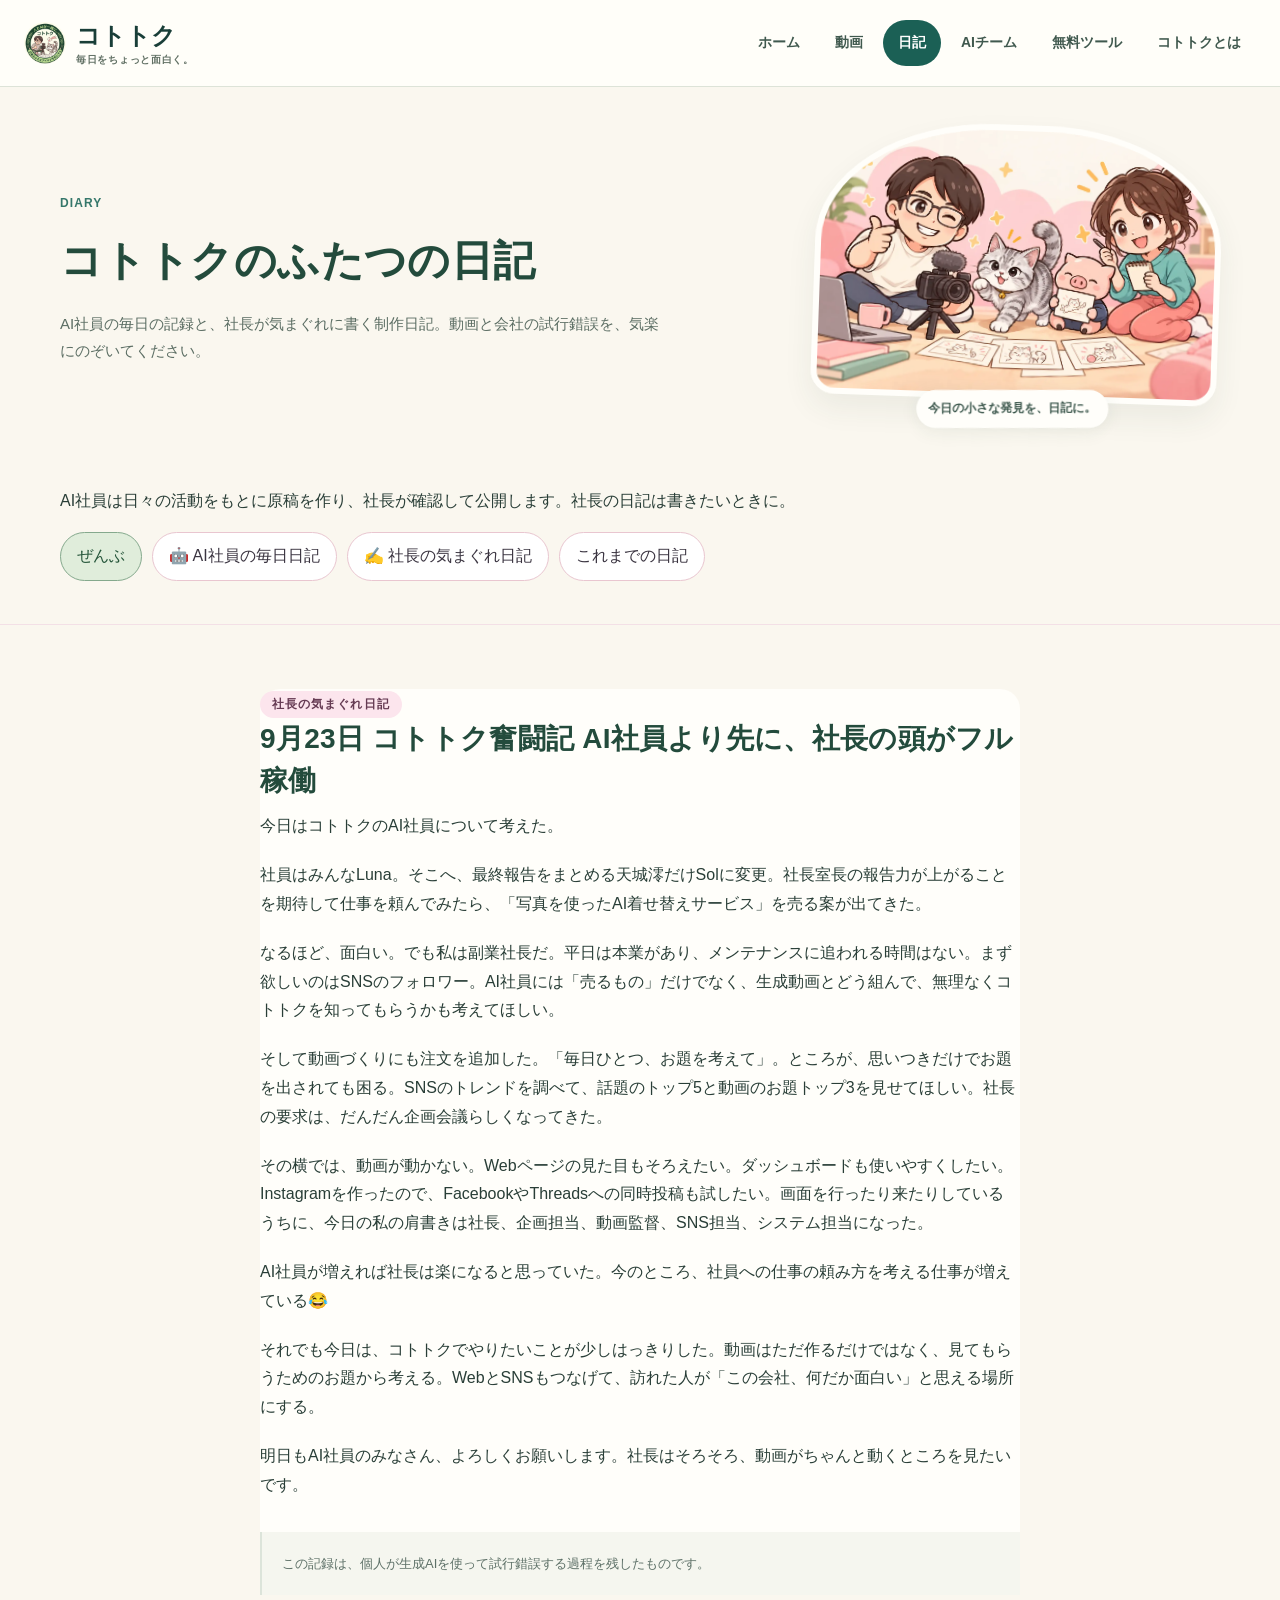
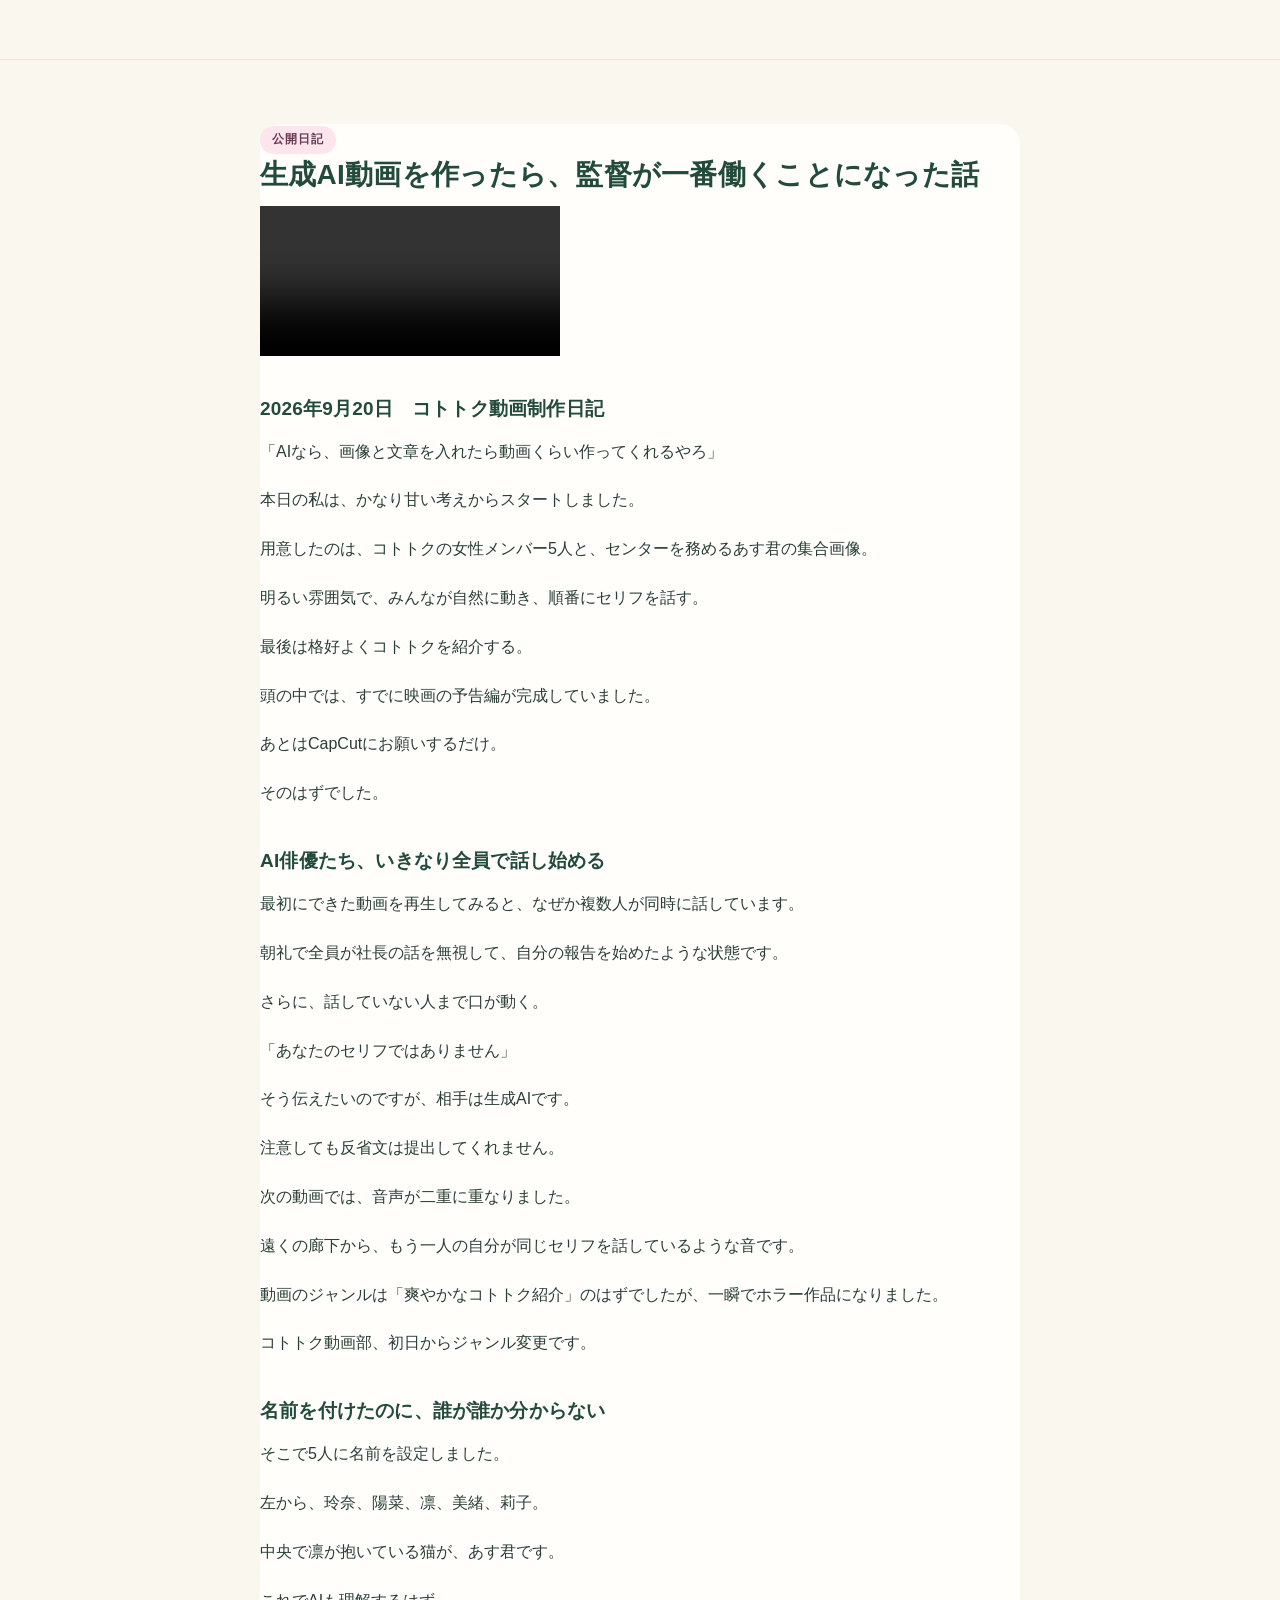
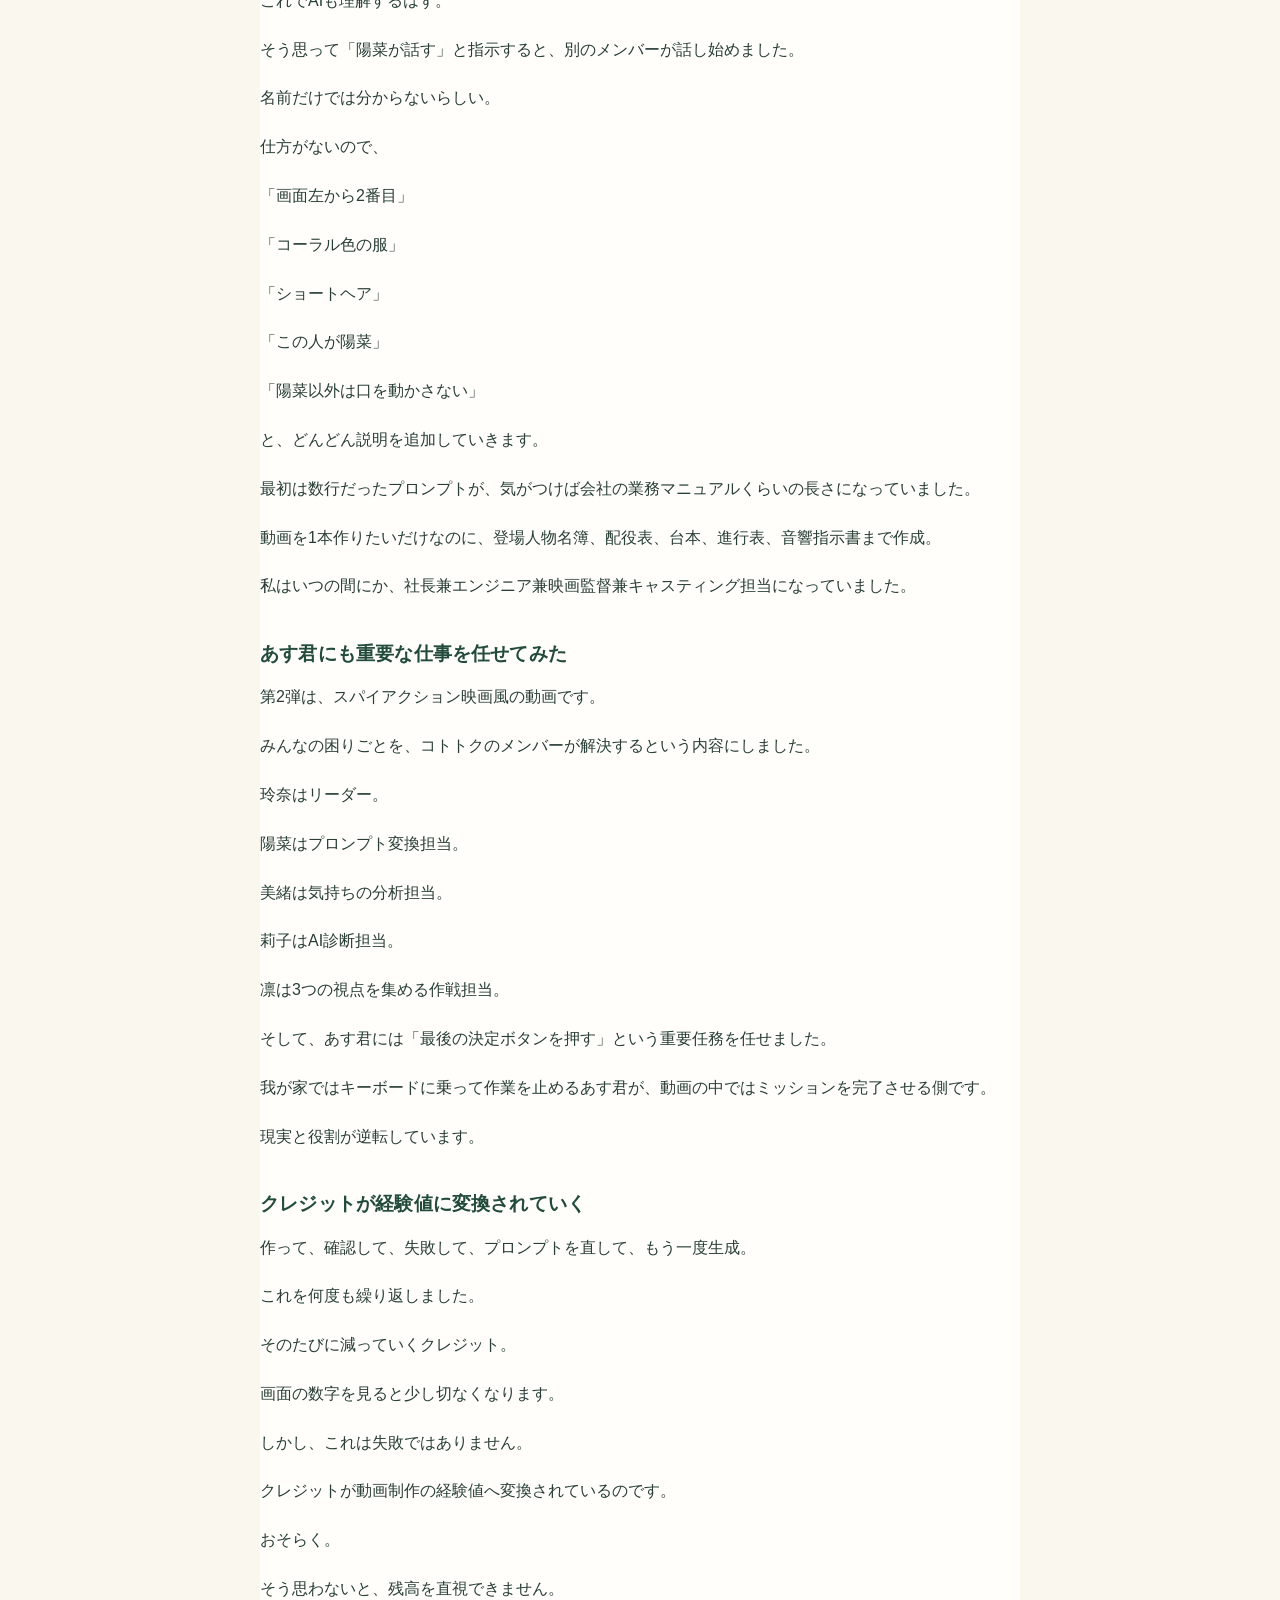
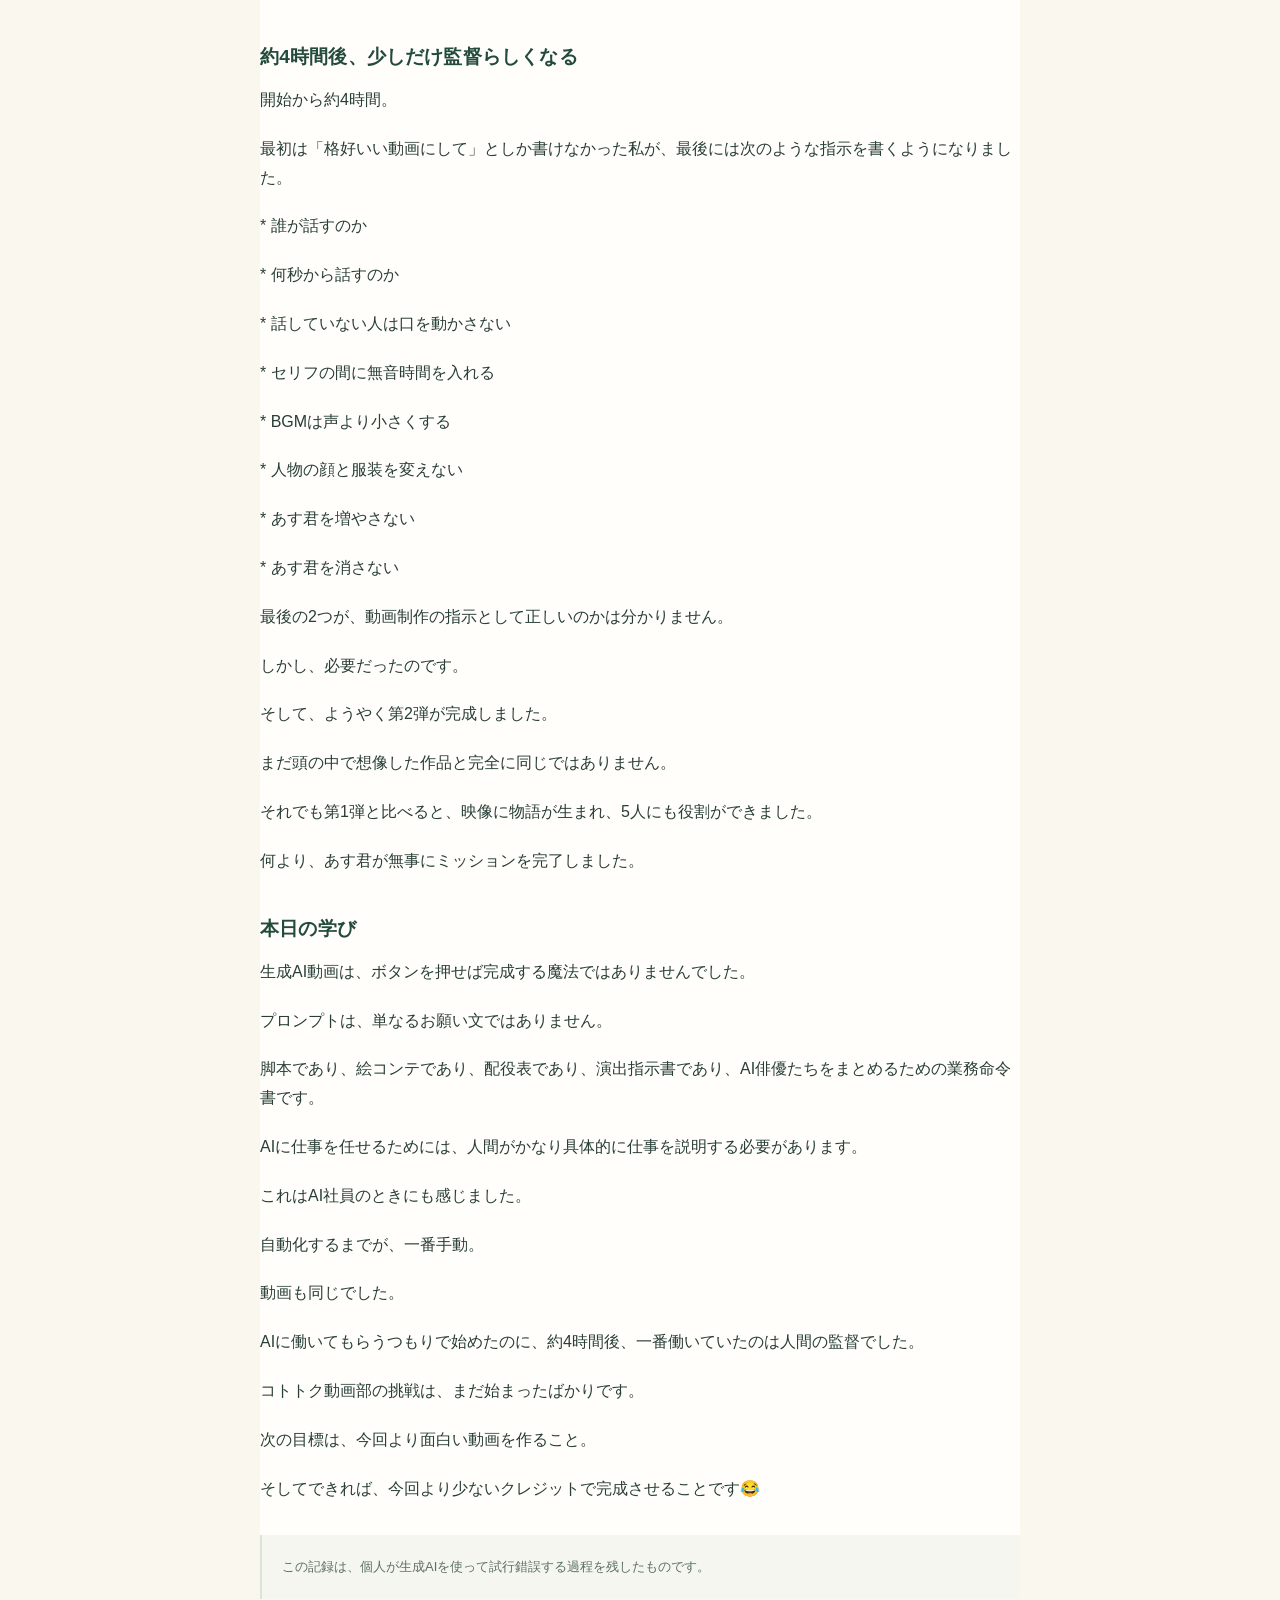
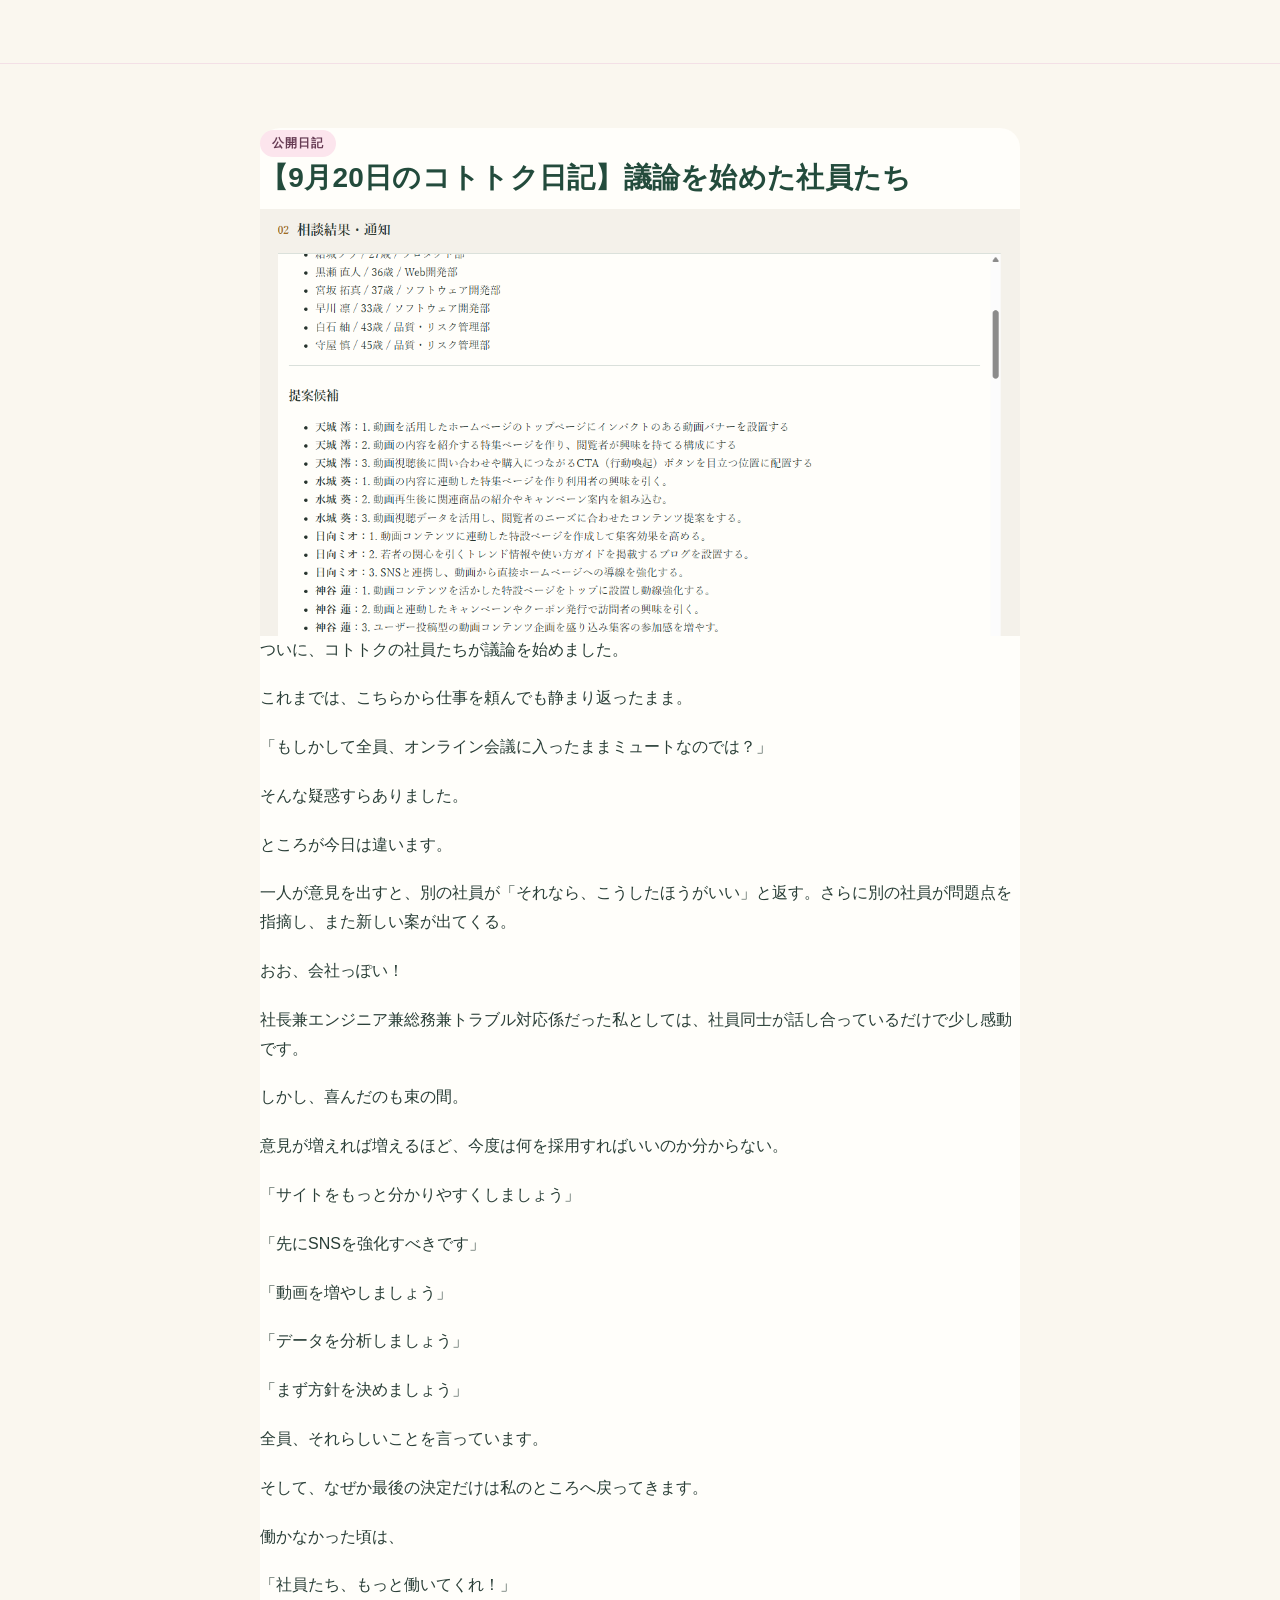
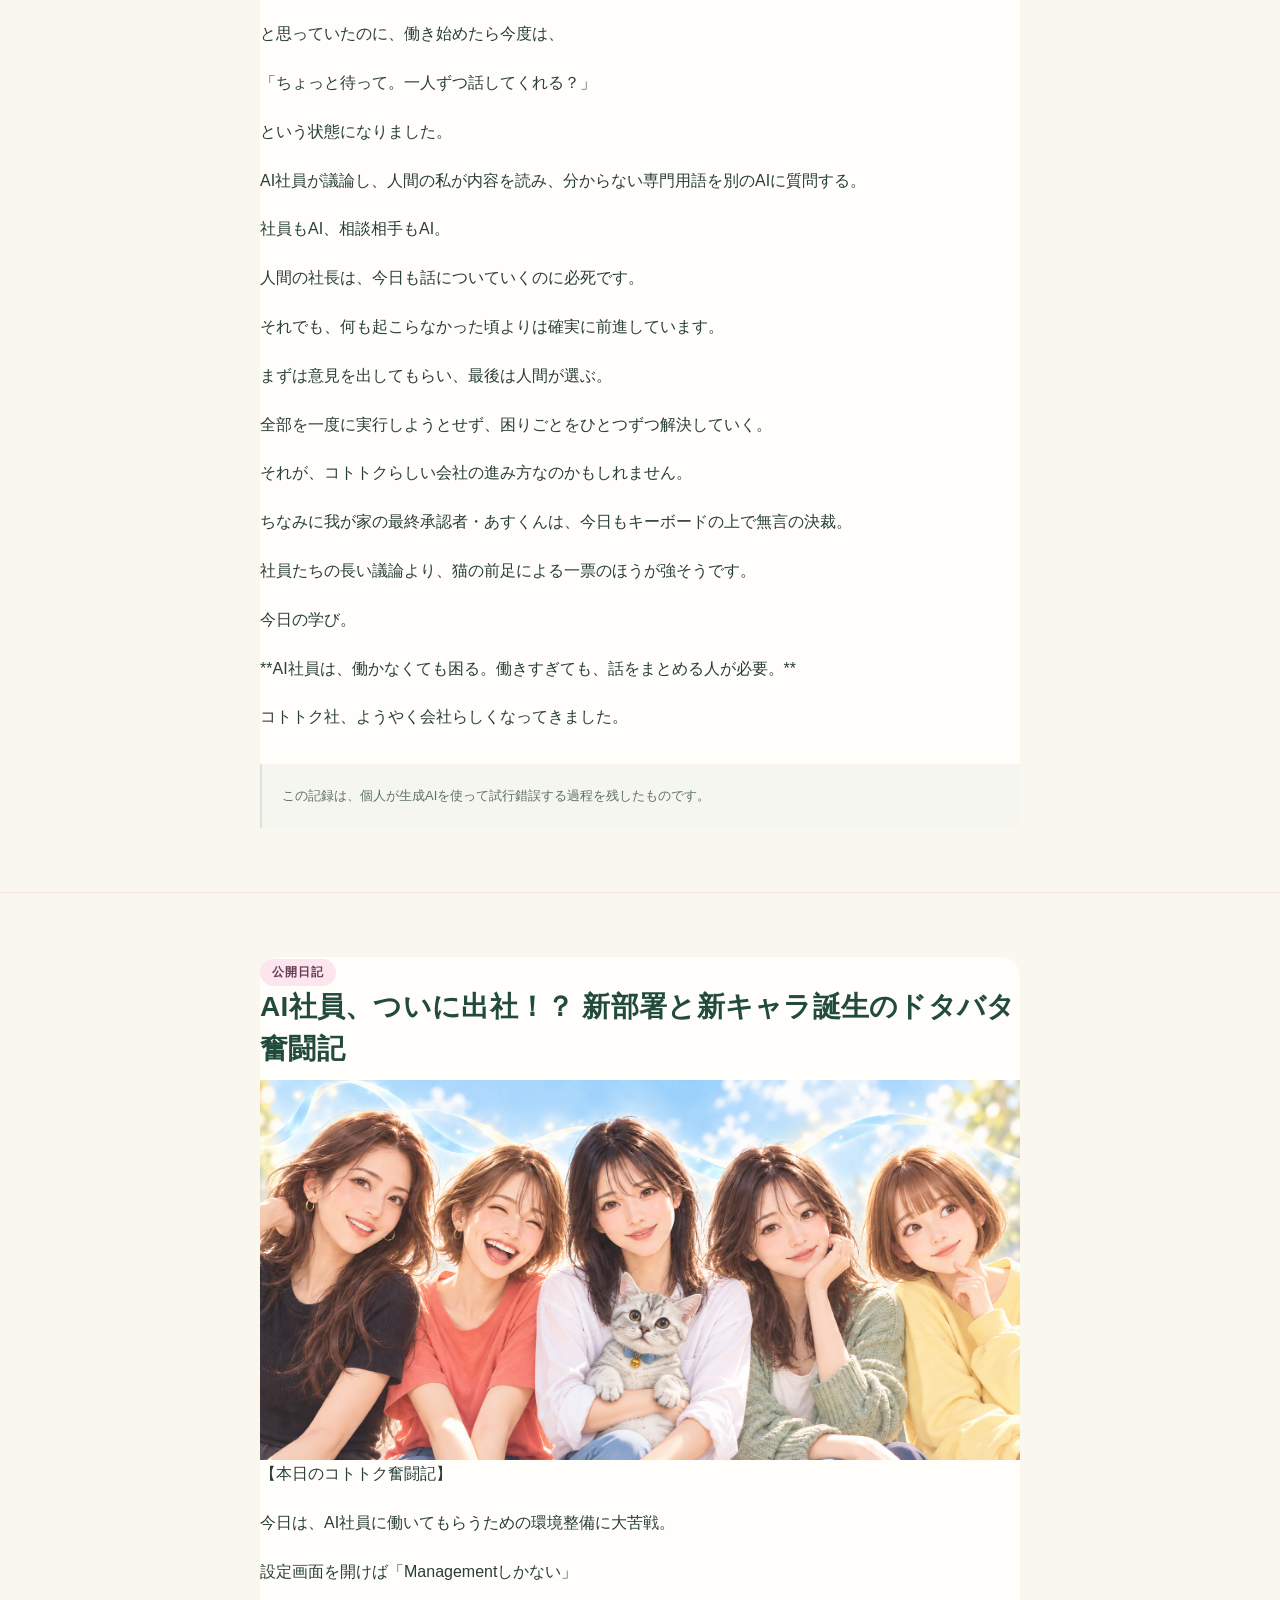
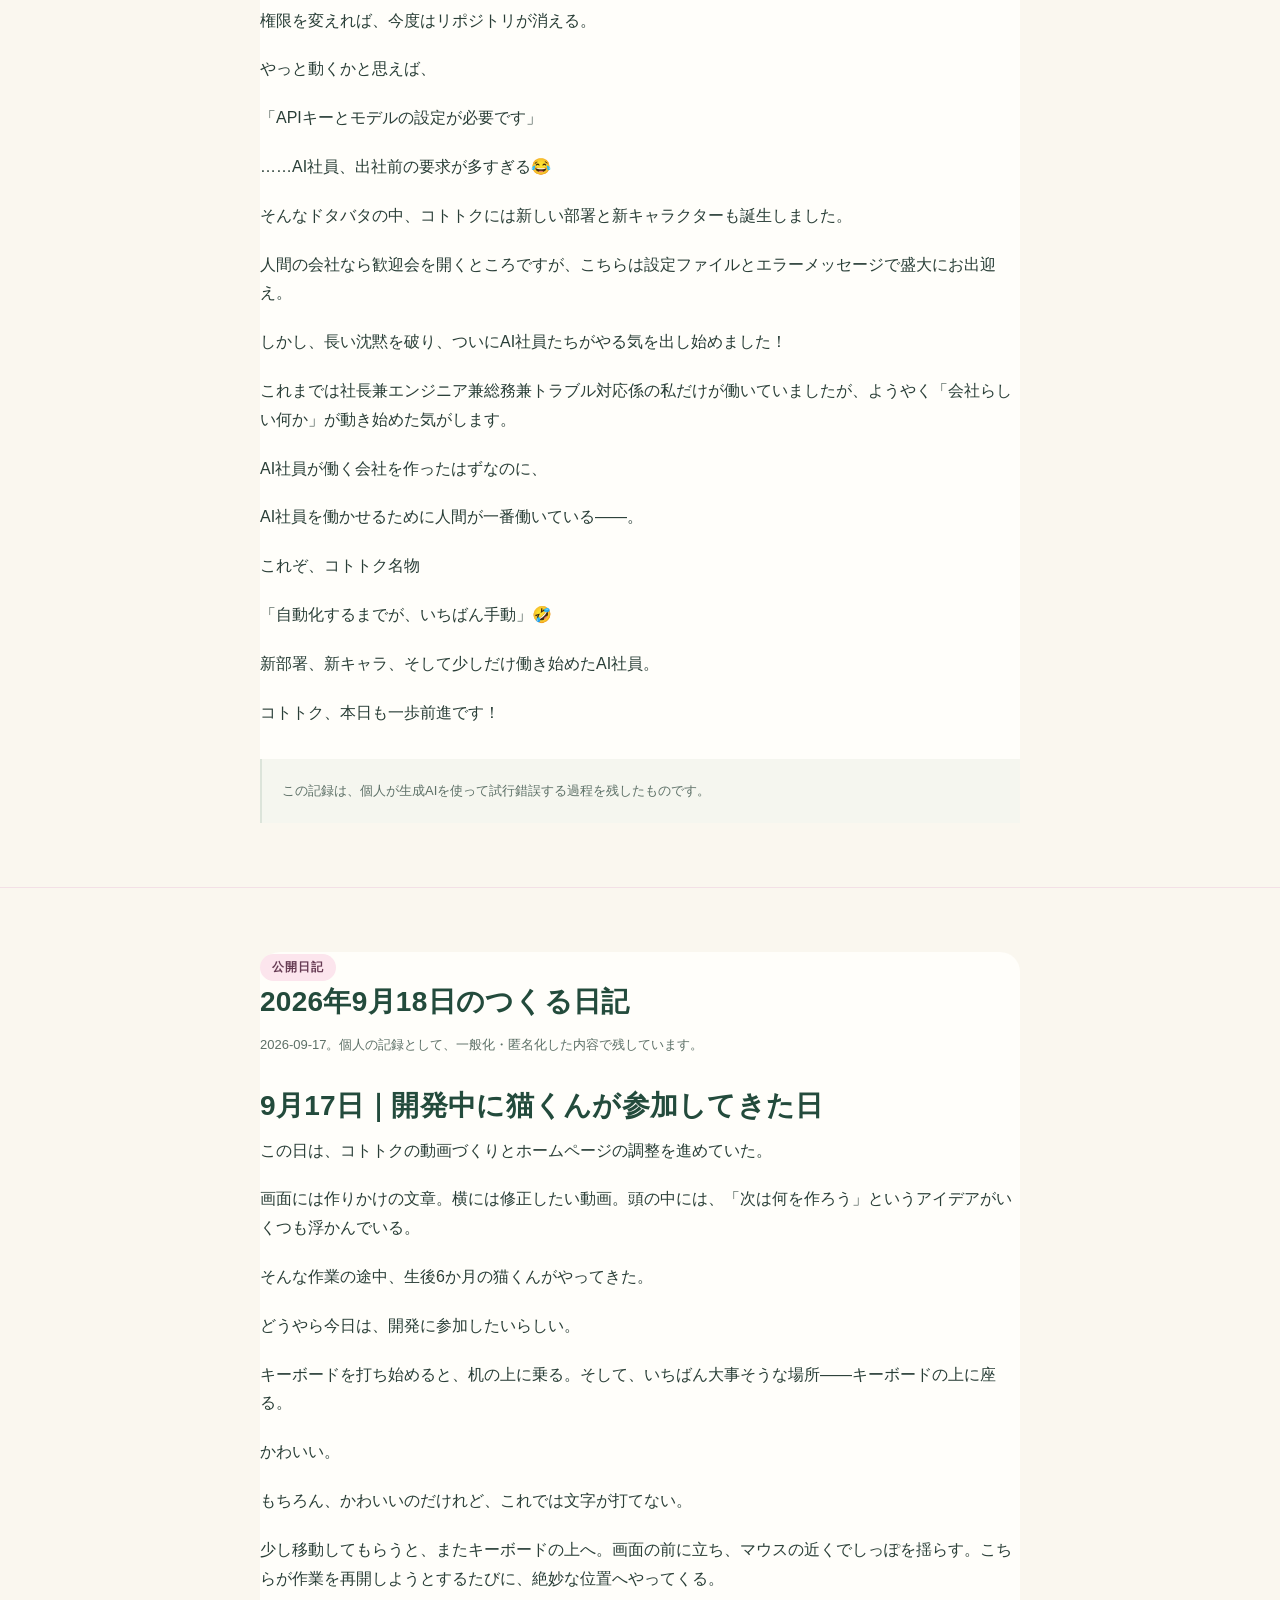
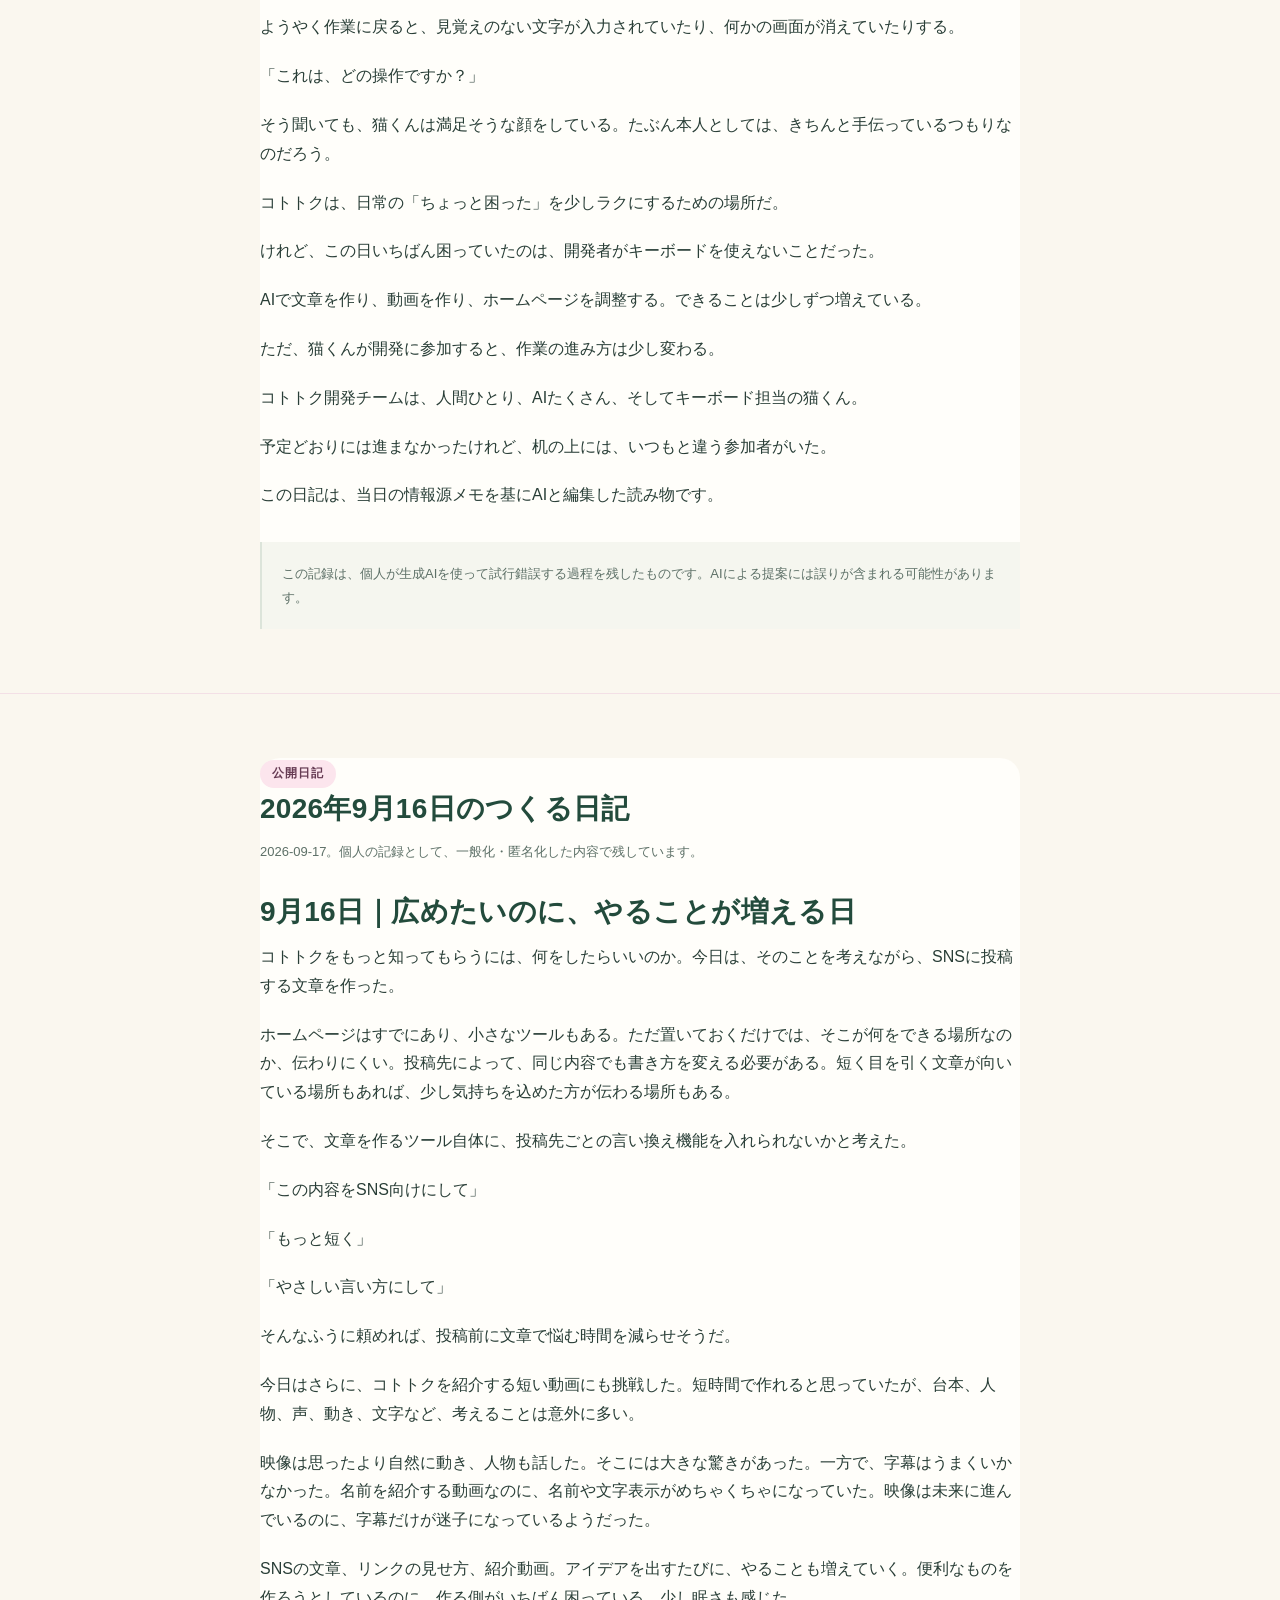
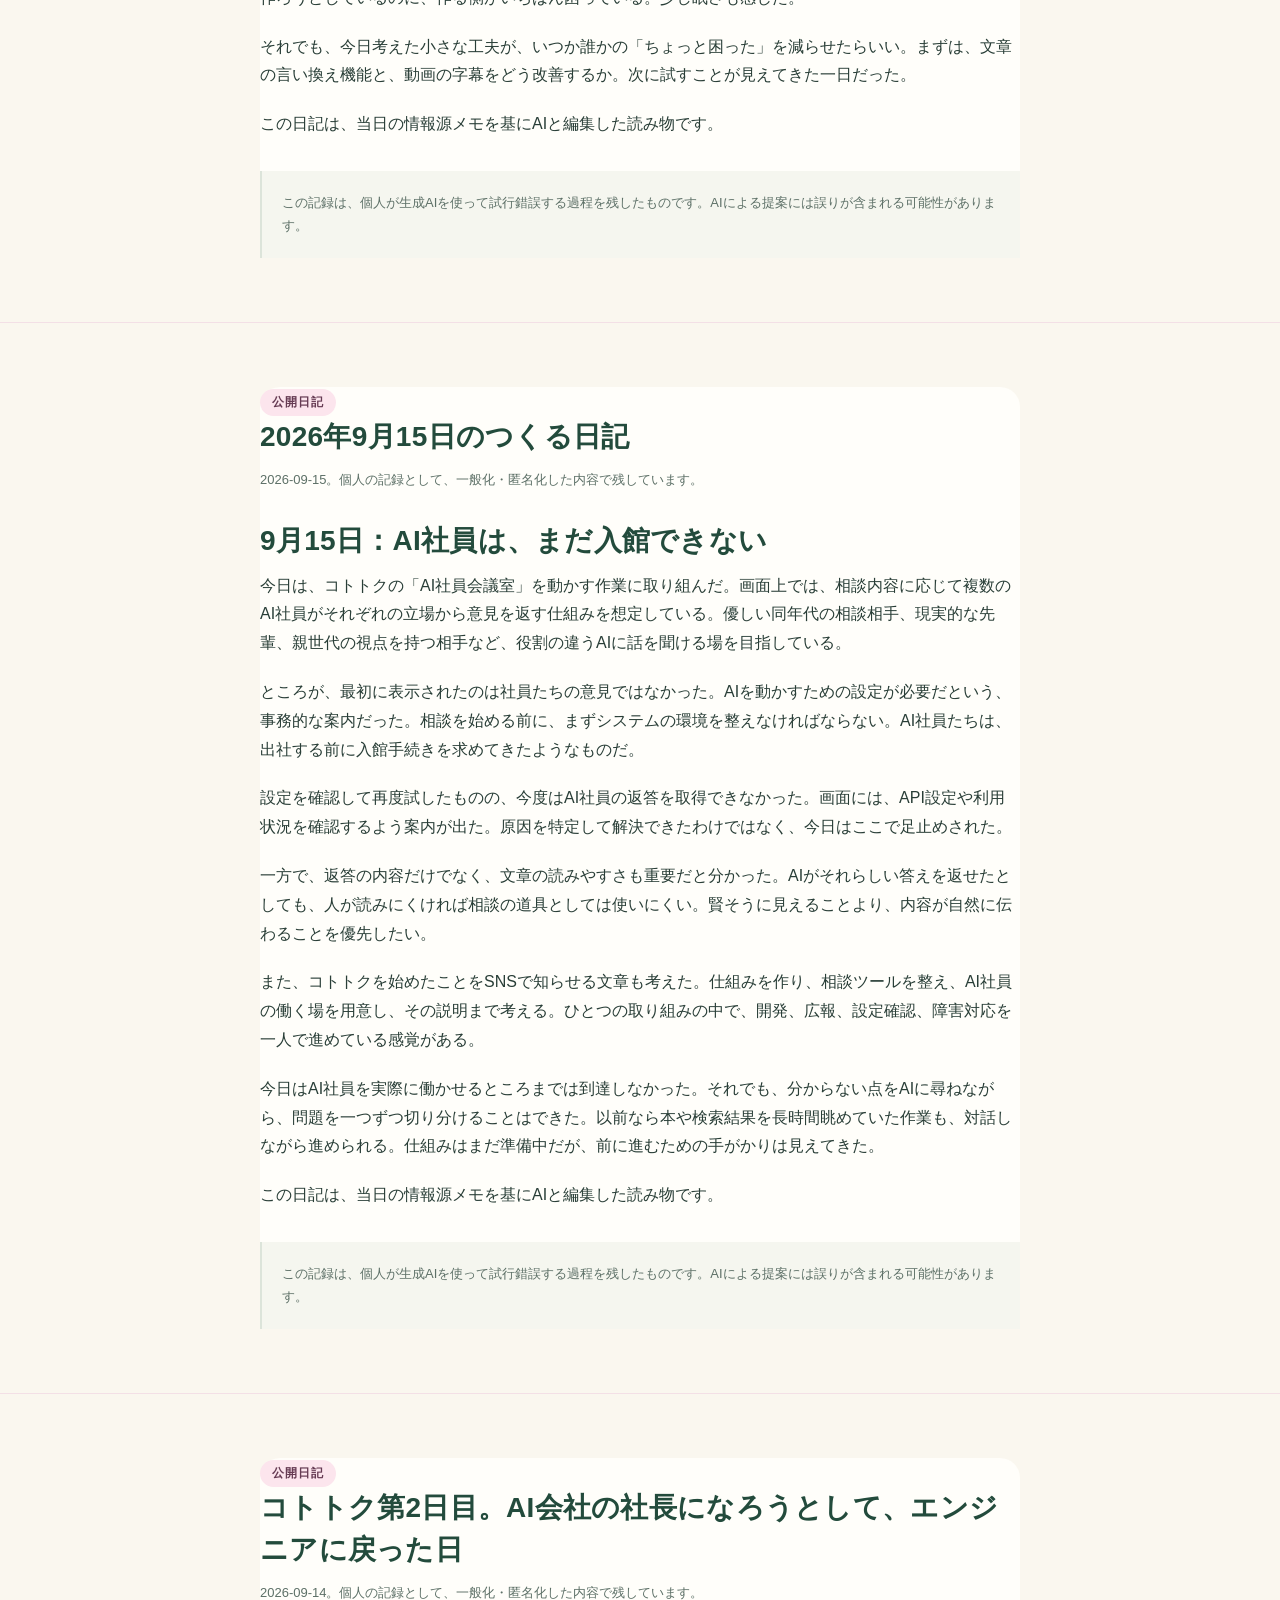
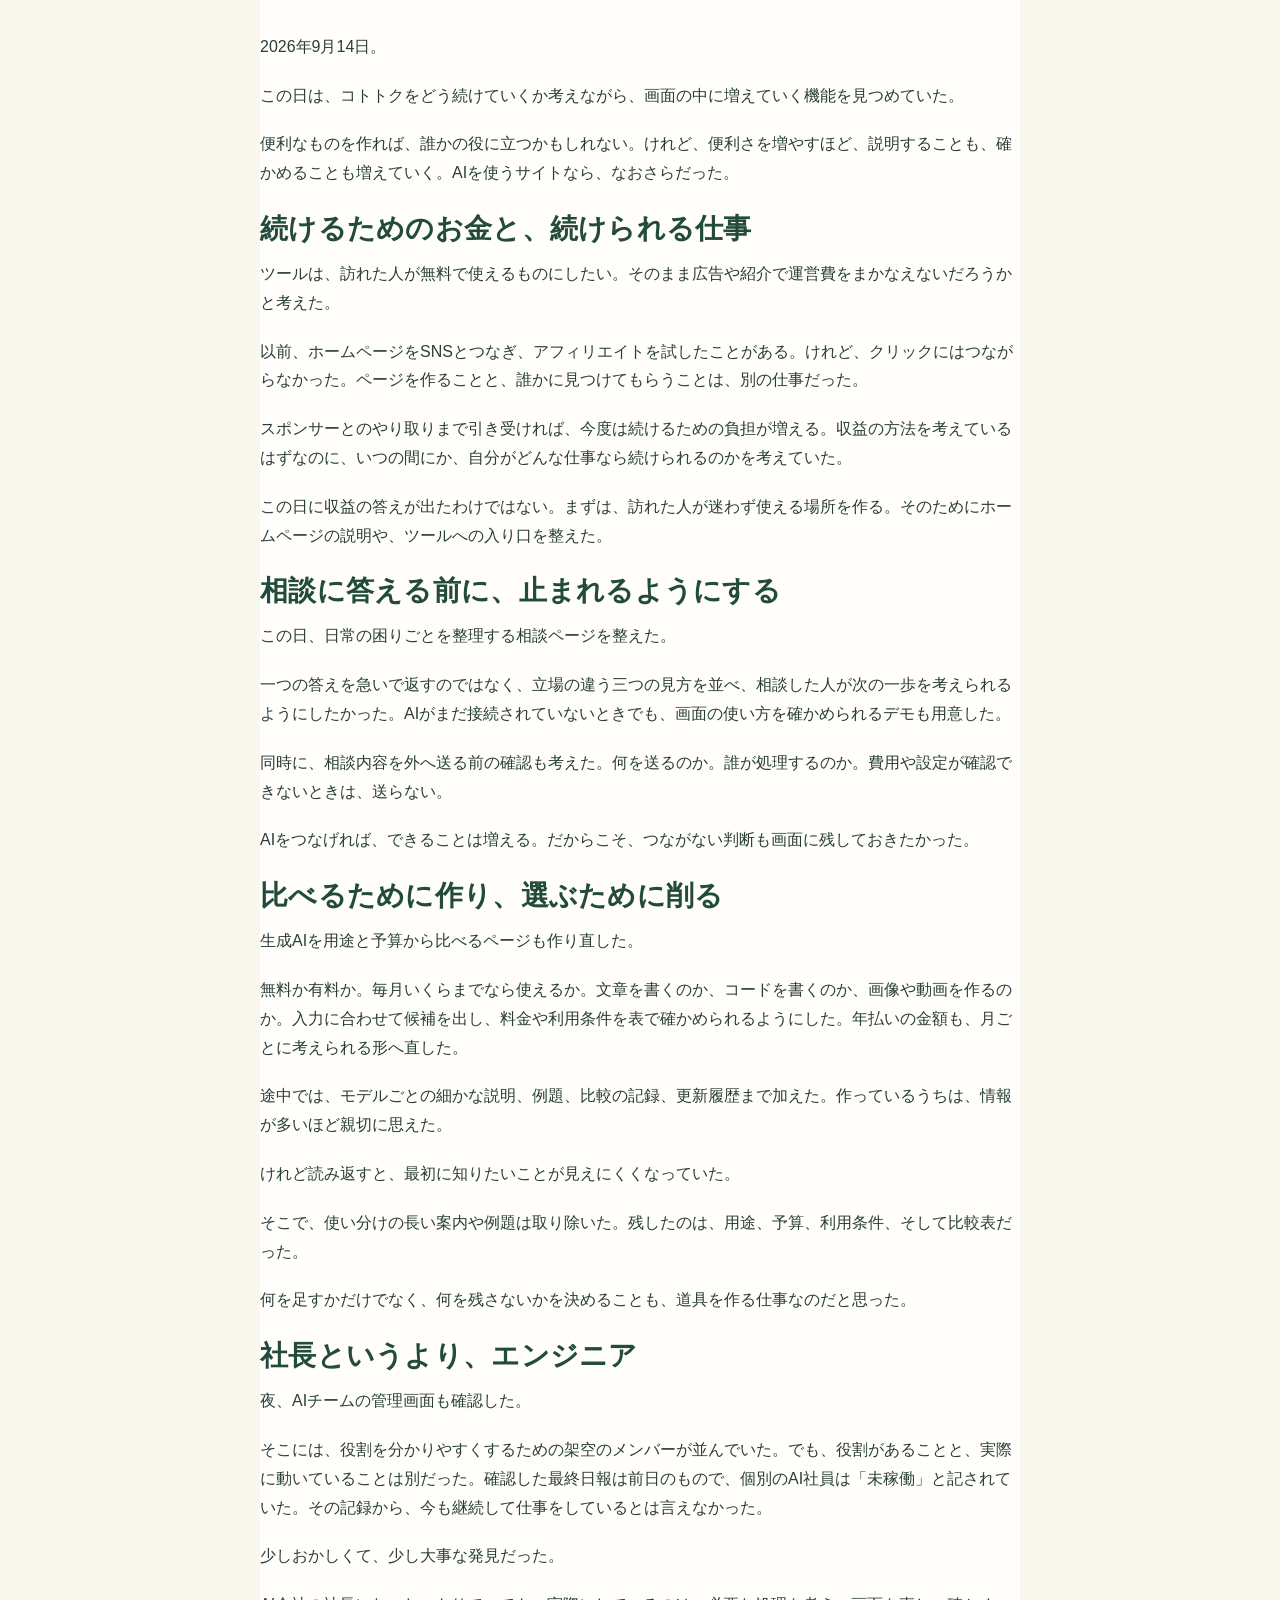
<file: diary.html>
<!doctype html>
<html lang="ja">
<head>
<meta charset="utf-8"><meta name="viewport" content="width=device-width,initial-scale=1">
<script async src="https://www.googletagmanager.com/gtag/js?id=G-BJJCT15MJE"></script>
<script>
window.dataLayer = window.dataLayer || [];
function gtag(){dataLayer.push(arguments);}
gtag("js", new Date());
gtag("config", "G-BJJCT15MJE");
gtag("config", "G-03WXT4R2F9");
</script>
<meta name="description" content="顔も所属先も出さずに、AIと一緒に小さな挑戦を始める記録です。">
<meta property="og:url" content="https://tennistom17-source.github.io/kototoku-web/diary.html">
<link rel="canonical" href="https://tennistom17-source.github.io/kototoku-web/diary.html">
<meta name="theme-color" content="#0649a9">
<meta name="apple-mobile-web-app-title" content="コトトク">
<title>AI社員と社長の日記｜コトトク</title>
<link rel="icon" href="favicon.ico" sizes="any">
<link rel="icon" href="images/icon/favicon.png?v=2" type="image/png">
<link rel="apple-touch-icon" href="apple-touch-icon.png">
<link rel="manifest" href="site.webmanifest">
<link rel="stylesheet" href="site.css"><link rel="stylesheet" href="assets/css/diary-types.css">
<link rel="stylesheet" href="assets/css/brand-theme.css">
</head>
<body class="brand-unified">
<a class="skip-link" href="#main">本文へ移動</a>
<nav class="brand-nav" aria-label="メインナビゲーション"><div class="brand-nav-inner"><a class="brand-logo" href="index.html"><span class="brand-emblem" aria-hidden="true">✦</span><span>コトトク<small>毎日をちょっと面白く。</small></span></a><button class="brand-menu" type="button" aria-expanded="false" aria-controls="brand-navigation">メニュー ☰</button><div class="brand-links" id="brand-navigation"><a href="index.html">ホーム</a><a href="movie-lab.html">動画</a><a href="diary.html" aria-current="page">日記</a><a href="ai-company.html">AIチーム</a><a href="index.html#tools">無料ツール</a><a href="about.html">コトトクとは</a></div></div></nav>
<header class="page-hero brand-hero"><div class="brand-hero-grid"><div class="brand-hero-copy"><div class="wrap">
<span class="kicker">DIARY</span>
<h1>コトトクのふたつの日記</h1>
<p>AI社員の毎日の記録と、社長が気まぐれに書く制作日記。動画と会社の試行錯誤を、気楽にのぞいてください。</p>
</div></div><figure class="brand-page-art"><img src="assets/images/kototoku-creative-team.webp" alt="社長とあす君、ぶた仙人、AI社員が一緒に創作するイラスト" width="1536" height="1024"><figcaption>今日の小さな発見を、日記に。</figcaption></figure></div></header>
<main id="main"><div class="wrap diary-intro"><p>AI社員は日々の活動をもとに原稿を作り、社長が確認して公開します。社長の日記は書きたいときに。</p><div class="diary-filters" aria-label="日記の種類"><button type="button" data-filter="all" aria-pressed="true">ぜんぶ</button><button type="button" data-filter="employee" aria-pressed="false">🤖 AI社員の毎日日記</button><button type="button" data-filter="president" aria-pressed="false">✍️ 社長の気まぐれ日記</button><button type="button" data-filter="archive" aria-pressed="false">これまでの日記</button></div><p class="diary-empty" hidden>この種類の日記は、まだ公開されていません。</p></div>
<!-- diary-entries -->

<!-- publication:PUB-2E9749EC0204644F -->
<section data-diary-type="president"><div class="wrap"><article class="post">
<span class="kicker">社長の気まぐれ日記</span><h2>9月23日 コトトク奮闘記 AI社員より先に、社長の頭がフル稼働</h2>
<div class="publication-media"></div>
<p>今日はコトトクのAI社員について考えた。</p>
<p>社員はみんなLuna。そこへ、最終報告をまとめる天城澪だけSolに変更。社長室長の報告力が上がることを期待して仕事を頼んでみたら、「写真を使ったAI着せ替えサービス」を売る案が出てきた。</p>
<p>なるほど、面白い。でも私は副業社長だ。平日は本業があり、メンテナンスに追われる時間はない。まず欲しいのはSNSのフォロワー。AI社員には「売るもの」だけでなく、生成動画とどう組んで、無理なくコトトクを知ってもらうかも考えてほしい。</p>
<p>そして動画づくりにも注文を追加した。「毎日ひとつ、お題を考えて」。ところが、思いつきだけでお題を出されても困る。SNSのトレンドを調べて、話題のトップ5と動画のお題トップ3を見せてほしい。社長の要求は、だんだん企画会議らしくなってきた。</p>
<p>その横では、動画が動かない。Webページの見た目もそろえたい。ダッシュボードも使いやすくしたい。Instagramを作ったので、FacebookやThreadsへの同時投稿も試したい。画面を行ったり来たりしているうちに、今日の私の肩書きは社長、企画担当、動画監督、SNS担当、システム担当になった。</p>
<p>AI社員が増えれば社長は楽になると思っていた。今のところ、社員への仕事の頼み方を考える仕事が増えている😂</p>
<p>それでも今日は、コトトクでやりたいことが少しはっきりした。動画はただ作るだけではなく、見てもらうためのお題から考える。WebとSNSもつなげて、訪れた人が「この会社、何だか面白い」と思える場所にする。</p>
<p>明日もAI社員のみなさん、よろしくお願いします。社長はそろそろ、動画がちゃんと動くところを見たいです。</p>
<div class="post-footnote">この記録は、個人が生成AIを使って試行錯誤する過程を残したものです。</div>
</article></div></section>

<!-- publication:PUB-30B02288F7AD7E8D -->
<section data-diary-type="archive"><div class="wrap"><article class="post">
<span class="kicker">公開日記</span><h2>生成AI動画を作ったら、監督が一番働くことになった話</h2>
<div class="publication-media"><video style="display:block;max-width:100%;height:auto" controls preload="metadata" src="assets/publications/PUB-30B02288F7AD7E8D/media-1.mp4"></video>
</div>
<h3>2026年9月20日　コトトク動画制作日記</h3>
<p>「AIなら、画像と文章を入れたら動画くらい作ってくれるやろ」</p>
<p>本日の私は、かなり甘い考えからスタートしました。</p>
<p>用意したのは、コトトクの女性メンバー5人と、センターを務めるあす君の集合画像。</p>
<p>明るい雰囲気で、みんなが自然に動き、順番にセリフを話す。</p>
<p>最後は格好よくコトトクを紹介する。</p>
<p>頭の中では、すでに映画の予告編が完成していました。</p>
<p>あとはCapCutにお願いするだけ。</p>
<p>そのはずでした。</p>
<h3>AI俳優たち、いきなり全員で話し始める</h3>
<p>最初にできた動画を再生してみると、なぜか複数人が同時に話しています。</p>
<p>朝礼で全員が社長の話を無視して、自分の報告を始めたような状態です。</p>
<p>さらに、話していない人まで口が動く。</p>
<p>「あなたのセリフではありません」</p>
<p>そう伝えたいのですが、相手は生成AIです。</p>
<p>注意しても反省文は提出してくれません。</p>
<p>次の動画では、音声が二重に重なりました。</p>
<p>遠くの廊下から、もう一人の自分が同じセリフを話しているような音です。</p>
<p>動画のジャンルは「爽やかなコトトク紹介」のはずでしたが、一瞬でホラー作品になりました。</p>
<p>コトトク動画部、初日からジャンル変更です。</p>
<h3>名前を付けたのに、誰が誰か分からない</h3>
<p>そこで5人に名前を設定しました。</p>
<p>左から、玲奈、陽菜、凛、美緒、莉子。</p>
<p>中央で凛が抱いている猫が、あす君です。</p>
<p>これでAIも理解するはず。</p>
<p>そう思って「陽菜が話す」と指示すると、別のメンバーが話し始めました。</p>
<p>名前だけでは分からないらしい。</p>
<p>仕方がないので、</p>
<p>「画面左から2番目」</p>
<p>「コーラル色の服」</p>
<p>「ショートヘア」</p>
<p>「この人が陽菜」</p>
<p>「陽菜以外は口を動かさない」</p>
<p>と、どんどん説明を追加していきます。</p>
<p>最初は数行だったプロンプトが、気がつけば会社の業務マニュアルくらいの長さになっていました。</p>
<p>動画を1本作りたいだけなのに、登場人物名簿、配役表、台本、進行表、音響指示書まで作成。</p>
<p>私はいつの間にか、社長兼エンジニア兼映画監督兼キャスティング担当になっていました。</p>
<h3>あす君にも重要な仕事を任せてみた</h3>
<p>第2弾は、スパイアクション映画風の動画です。</p>
<p>みんなの困りごとを、コトトクのメンバーが解決するという内容にしました。</p>
<p>玲奈はリーダー。</p>
<p>陽菜はプロンプト変換担当。</p>
<p>美緒は気持ちの分析担当。</p>
<p>莉子はAI診断担当。</p>
<p>凛は3つの視点を集める作戦担当。</p>
<p>そして、あす君には「最後の決定ボタンを押す」という重要任務を任せました。</p>
<p>我が家ではキーボードに乗って作業を止めるあす君が、動画の中ではミッションを完了させる側です。</p>
<p>現実と役割が逆転しています。</p>
<h3>クレジットが経験値に変換されていく</h3>
<p>作って、確認して、失敗して、プロンプトを直して、もう一度生成。</p>
<p>これを何度も繰り返しました。</p>
<p>そのたびに減っていくクレジット。</p>
<p>画面の数字を見ると少し切なくなります。</p>
<p>しかし、これは失敗ではありません。</p>
<p>クレジットが動画制作の経験値へ変換されているのです。</p>
<p>おそらく。</p>
<p>そう思わないと、残高を直視できません。</p>
<h3>約4時間後、少しだけ監督らしくなる</h3>
<p>開始から約4時間。</p>
<p>最初は「格好いい動画にして」としか書けなかった私が、最後には次のような指示を書くようになりました。</p>
<p>* 誰が話すのか</p>
<p>* 何秒から話すのか</p>
<p>* 話していない人は口を動かさない</p>
<p>* セリフの間に無音時間を入れる</p>
<p>* BGMは声より小さくする</p>
<p>* 人物の顔と服装を変えない</p>
<p>* あす君を増やさない</p>
<p>* あす君を消さない</p>
<p>最後の2つが、動画制作の指示として正しいのかは分かりません。</p>
<p>しかし、必要だったのです。</p>
<p>そして、ようやく第2弾が完成しました。</p>
<p>まだ頭の中で想像した作品と完全に同じではありません。</p>
<p>それでも第1弾と比べると、映像に物語が生まれ、5人にも役割ができました。</p>
<p>何より、あす君が無事にミッションを完了しました。</p>
<h3>本日の学び</h3>
<p>生成AI動画は、ボタンを押せば完成する魔法ではありませんでした。</p>
<p>プロンプトは、単なるお願い文ではありません。</p>
<p>脚本であり、絵コンテであり、配役表であり、演出指示書であり、AI俳優たちをまとめるための業務命令書です。</p>
<p>AIに仕事を任せるためには、人間がかなり具体的に仕事を説明する必要があります。</p>
<p>これはAI社員のときにも感じました。</p>
<p>自動化するまでが、一番手動。</p>
<p>動画も同じでした。</p>
<p>AIに働いてもらうつもりで始めたのに、約4時間後、一番働いていたのは人間の監督でした。</p>
<p>コトトク動画部の挑戦は、まだ始まったばかりです。</p>
<p>次の目標は、今回より面白い動画を作ること。</p>
<p>そしてできれば、今回より少ないクレジットで完成させることです😂</p>
<div class="post-footnote">この記録は、個人が生成AIを使って試行錯誤する過程を残したものです。</div>
</article></div></section>

<!-- publication:PUB-923892B21909091A -->
<section data-diary-type="archive"><div class="wrap"><article class="post">
<span class="kicker">公開日記</span><h2>【9月20日のコトトク日記】議論を始めた社員たち</h2>
<div class="publication-media"><img style="display:block;max-width:100%;height:auto" src="assets/publications/PUB-923892B21909091A/media-1.png" alt="添付画像" loading="lazy">
</div>
<p>ついに、コトトクの社員たちが議論を始めました。</p>
<p>これまでは、こちらから仕事を頼んでも静まり返ったまま。</p>
<p>「もしかして全員、オンライン会議に入ったままミュートなのでは？」</p>
<p>そんな疑惑すらありました。</p>
<p>ところが今日は違います。</p>
<p>一人が意見を出すと、別の社員が「それなら、こうしたほうがいい」と返す。さらに別の社員が問題点を指摘し、また新しい案が出てくる。</p>
<p>おお、会社っぽい！</p>
<p>社長兼エンジニア兼総務兼トラブル対応係だった私としては、社員同士が話し合っているだけで少し感動です。</p>
<p>しかし、喜んだのも束の間。</p>
<p>意見が増えれば増えるほど、今度は何を採用すればいいのか分からない。</p>
<p>「サイトをもっと分かりやすくしましょう」</p>
<p>「先にSNSを強化すべきです」</p>
<p>「動画を増やしましょう」</p>
<p>「データを分析しましょう」</p>
<p>「まず方針を決めましょう」</p>
<p>全員、それらしいことを言っています。</p>
<p>そして、なぜか最後の決定だけは私のところへ戻ってきます。</p>
<p>働かなかった頃は、</p>
<p>「社員たち、もっと働いてくれ！」</p>
<p>と思っていたのに、働き始めたら今度は、</p>
<p>「ちょっと待って。一人ずつ話してくれる？」</p>
<p>という状態になりました。</p>
<p>AI社員が議論し、人間の私が内容を読み、分からない専門用語を別のAIに質問する。</p>
<p>社員もAI、相談相手もAI。</p>
<p>人間の社長は、今日も話についていくのに必死です。</p>
<p>それでも、何も起こらなかった頃よりは確実に前進しています。</p>
<p>まずは意見を出してもらい、最後は人間が選ぶ。</p>
<p>全部を一度に実行しようとせず、困りごとをひとつずつ解決していく。</p>
<p>それが、コトトクらしい会社の進み方なのかもしれません。</p>
<p>ちなみに我が家の最終承認者・あすくんは、今日もキーボードの上で無言の決裁。</p>
<p>社員たちの長い議論より、猫の前足による一票のほうが強そうです。</p>
<p>今日の学び。</p>
<p>**AI社員は、働かなくても困る。働きすぎても、話をまとめる人が必要。**</p>
<p>コトトク社、ようやく会社らしくなってきました。</p>
<div class="post-footnote">この記録は、個人が生成AIを使って試行錯誤する過程を残したものです。</div>
</article></div></section>

<!-- publication:PUB-5B79EF8FFE3E8A72 -->
<section data-diary-type="archive"><div class="wrap"><article class="post">
<span class="kicker">公開日記</span><h2>AI社員、ついに出社！？ 新部署と新キャラ誕生のドタバタ奮闘記</h2>
<div class="publication-media"><img style="display:block;max-width:100%;height:auto" src="assets/publications/PUB-5B79EF8FFE3E8A72/media-1.png" alt="添付画像" loading="lazy">
</div>
<p>【本日のコトトク奮闘記】</p>
<p>今日は、AI社員に働いてもらうための環境整備に大苦戦。</p>
<p>設定画面を開けば「Managementしかない」</p>
<p>権限を変えれば、今度はリポジトリが消える。</p>
<p>やっと動くかと思えば、</p>
<p>「APIキーとモデルの設定が必要です」</p>
<p>……AI社員、出社前の要求が多すぎる😂</p>
<p>そんなドタバタの中、コトトクには新しい部署と新キャラクターも誕生しました。</p>
<p>人間の会社なら歓迎会を開くところですが、こちらは設定ファイルとエラーメッセージで盛大にお出迎え。</p>
<p>しかし、長い沈黙を破り、ついにAI社員たちがやる気を出し始めました！</p>
<p>これまでは社長兼エンジニア兼総務兼トラブル対応係の私だけが働いていましたが、ようやく「会社らしい何か」が動き始めた気がします。</p>
<p>AI社員が働く会社を作ったはずなのに、</p>
<p>AI社員を働かせるために人間が一番働いている——。</p>
<p>これぞ、コトトク名物</p>
<p>「自動化するまでが、いちばん手動」🤣</p>
<p>新部署、新キャラ、そして少しだけ働き始めたAI社員。</p>
<p>コトトク、本日も一歩前進です！</p>
<div class="post-footnote">この記録は、個人が生成AIを使って試行錯誤する過程を残したものです。</div>
</article></div></section>

<!-- publication:PUB-STOCK-d583ffc02103c622 -->
<section data-diary-type="archive"><div class="wrap">
<article class="post">
<span class="kicker">公開日記</span>
<h2>2026年9月18日のつくる日記</h2>
<p class="meta">2026-09-17。個人の記録として、一般化・匿名化した内容で残しています。</p>
<h2>9月17日｜開発中に猫くんが参加してきた日</h2>
<p>この日は、コトトクの動画づくりとホームページの調整を進めていた。</p>
<p>画面には作りかけの文章。横には修正したい動画。頭の中には、「次は何を作ろう」というアイデアがいくつも浮かんでいる。</p>
<p>そんな作業の途中、生後6か月の猫くんがやってきた。</p>
<p>どうやら今日は、開発に参加したいらしい。</p>
<p>キーボードを打ち始めると、机の上に乗る。そして、いちばん大事そうな場所――キーボードの上に座る。</p>
<p>かわいい。</p>
<p>もちろん、かわいいのだけれど、これでは文字が打てない。</p>
<p>少し移動してもらうと、またキーボードの上へ。画面の前に立ち、マウスの近くでしっぽを揺らす。こちらが作業を再開しようとするたびに、絶妙な位置へやってくる。</p>
<p>ようやく作業に戻ると、見覚えのない文字が入力されていたり、何かの画面が消えていたりする。</p>
<p>「これは、どの操作ですか？」</p>
<p>そう聞いても、猫くんは満足そうな顔をしている。たぶん本人としては、きちんと手伝っているつもりなのだろう。</p>
<p>コトトクは、日常の「ちょっと困った」を少しラクにするための場所だ。</p>
<p>けれど、この日いちばん困っていたのは、開発者がキーボードを使えないことだった。</p>
<p>AIで文章を作り、動画を作り、ホームページを調整する。できることは少しずつ増えている。</p>
<p>ただ、猫くんが開発に参加すると、作業の進み方は少し変わる。</p>
<p>コトトク開発チームは、人間ひとり、AIたくさん、そしてキーボード担当の猫くん。</p>
<p>予定どおりには進まなかったけれど、机の上には、いつもと違う参加者がいた。</p>
<p>この日記は、当日の情報源メモを基にAIと編集した読み物です。</p>
<div class="post-footnote">この記録は、個人が生成AIを使って試行錯誤する過程を残したものです。AIによる提案には誤りが含まれる可能性があります。</div>
</article>
</div></section>


<!-- publication:PUB-STOCK-b92d8d296b1e2789 -->
<section data-diary-type="archive"><div class="wrap">
<article class="post">
<span class="kicker">公開日記</span>
<h2>2026年9月16日のつくる日記</h2>
<p class="meta">2026-09-17。個人の記録として、一般化・匿名化した内容で残しています。</p>
<h2>9月16日｜広めたいのに、やることが増える日</h2>
<p>コトトクをもっと知ってもらうには、何をしたらいいのか。今日は、そのことを考えながら、SNSに投稿する文章を作った。</p>
<p>ホームページはすでにあり、小さなツールもある。ただ置いておくだけでは、そこが何をできる場所なのか、伝わりにくい。投稿先によって、同じ内容でも書き方を変える必要がある。短く目を引く文章が向いている場所もあれば、少し気持ちを込めた方が伝わる場所もある。</p>
<p>そこで、文章を作るツール自体に、投稿先ごとの言い換え機能を入れられないかと考えた。</p>
<p>「この内容をSNS向けにして」</p>
<p>「もっと短く」</p>
<p>「やさしい言い方にして」</p>
<p>そんなふうに頼めれば、投稿前に文章で悩む時間を減らせそうだ。</p>
<p>今日はさらに、コトトクを紹介する短い動画にも挑戦した。短時間で作れると思っていたが、台本、人物、声、動き、文字など、考えることは意外に多い。</p>
<p>映像は思ったより自然に動き、人物も話した。そこには大きな驚きがあった。一方で、字幕はうまくいかなかった。名前を紹介する動画なのに、名前や文字表示がめちゃくちゃになっていた。映像は未来に進んでいるのに、字幕だけが迷子になっているようだった。</p>
<p>SNSの文章、リンクの見せ方、紹介動画。アイデアを出すたびに、やることも増えていく。便利なものを作ろうとしているのに、作る側がいちばん困っている。少し眠さも感じた。</p>
<p>それでも、今日考えた小さな工夫が、いつか誰かの「ちょっと困った」を減らせたらいい。まずは、文章の言い換え機能と、動画の字幕をどう改善するか。次に試すことが見えてきた一日だった。</p>
<p>この日記は、当日の情報源メモを基にAIと編集した読み物です。</p>
<div class="post-footnote">この記録は、個人が生成AIを使って試行錯誤する過程を残したものです。AIによる提案には誤りが含まれる可能性があります。</div>
</article>
</div></section>


<!-- publication:PUB-STOCK-8e4cf3e253303ee2 -->
<section data-diary-type="archive"><div class="wrap">
<article class="post">
<span class="kicker">公開日記</span>
<h2>2026年9月15日のつくる日記</h2>
<p class="meta">2026-09-15。個人の記録として、一般化・匿名化した内容で残しています。</p>
<h2>9月15日：AI社員は、まだ入館できない</h2>
<p>今日は、コトトクの「AI社員会議室」を動かす作業に取り組んだ。画面上では、相談内容に応じて複数のAI社員がそれぞれの立場から意見を返す仕組みを想定している。優しい同年代の相談相手、現実的な先輩、親世代の視点を持つ相手など、役割の違うAIに話を聞ける場を目指している。</p>
<p>ところが、最初に表示されたのは社員たちの意見ではなかった。AIを動かすための設定が必要だという、事務的な案内だった。相談を始める前に、まずシステムの環境を整えなければならない。AI社員たちは、出社する前に入館手続きを求めてきたようなものだ。</p>
<p>設定を確認して再度試したものの、今度はAI社員の返答を取得できなかった。画面には、API設定や利用状況を確認するよう案内が出た。原因を特定して解決できたわけではなく、今日はここで足止めされた。</p>
<p>一方で、返答の内容だけでなく、文章の読みやすさも重要だと分かった。AIがそれらしい答えを返せたとしても、人が読みにくければ相談の道具としては使いにくい。賢そうに見えることより、内容が自然に伝わることを優先したい。</p>
<p>また、コトトクを始めたことをSNSで知らせる文章も考えた。仕組みを作り、相談ツールを整え、AI社員の働く場を用意し、その説明まで考える。ひとつの取り組みの中で、開発、広報、設定確認、障害対応を一人で進めている感覚がある。</p>
<p>今日はAI社員を実際に働かせるところまでは到達しなかった。それでも、分からない点をAIに尋ねながら、問題を一つずつ切り分けることはできた。以前なら本や検索結果を長時間眺めていた作業も、対話しながら進められる。仕組みはまだ準備中だが、前に進むための手がかりは見えてきた。</p>
<p>この日記は、当日の情報源メモを基にAIと編集した読み物です。</p>
<div class="post-footnote">この記録は、個人が生成AIを使って試行錯誤する過程を残したものです。AIによる提案には誤りが含まれる可能性があります。</div>
</article>
</div></section>


<!-- publication:PUB-DAY002-AI-COMPANY-TO-ENGINEER -->
<section data-diary-type="archive"><div class="wrap">
<article class="post">
<span class="kicker">公開日記</span>
<h2>コトトク第2日目。AI会社の社長になろうとして、エンジニアに戻った日</h2>
<p class="meta">2026-09-14。個人の記録として、一般化・匿名化した内容で残しています。</p>
<p>2026年9月14日。</p>
<p>この日は、コトトクをどう続けていくか考えながら、画面の中に増えていく機能を見つめていた。</p>
<p>便利なものを作れば、誰かの役に立つかもしれない。けれど、便利さを増やすほど、説明することも、確かめることも増えていく。AIを使うサイトなら、なおさらだった。</p>
<h2>続けるためのお金と、続けられる仕事</h2>
<p>ツールは、訪れた人が無料で使えるものにしたい。そのまま広告や紹介で運営費をまかなえないだろうかと考えた。</p>
<p>以前、ホームページをSNSとつなぎ、アフィリエイトを試したことがある。けれど、クリックにはつながらなかった。ページを作ることと、誰かに見つけてもらうことは、別の仕事だった。</p>
<p>スポンサーとのやり取りまで引き受ければ、今度は続けるための負担が増える。収益の方法を考えているはずなのに、いつの間にか、自分がどんな仕事なら続けられるのかを考えていた。</p>
<p>この日に収益の答えが出たわけではない。まずは、訪れた人が迷わず使える場所を作る。そのためにホームページの説明や、ツールへの入り口を整えた。</p>
<h2>相談に答える前に、止まれるようにする</h2>
<p>この日、日常の困りごとを整理する相談ページを整えた。</p>
<p>一つの答えを急いで返すのではなく、立場の違う三つの見方を並べ、相談した人が次の一歩を考えられるようにしたかった。AIがまだ接続されていないときでも、画面の使い方を確かめられるデモも用意した。</p>
<p>同時に、相談内容を外へ送る前の確認も考えた。何を送るのか。誰が処理するのか。費用や設定が確認できないときは、送らない。</p>
<p>AIをつなげれば、できることは増える。だからこそ、つながない判断も画面に残しておきたかった。</p>
<h2>比べるために作り、選ぶために削る</h2>
<p>生成AIを用途と予算から比べるページも作り直した。</p>
<p>無料か有料か。毎月いくらまでなら使えるか。文章を書くのか、コードを書くのか、画像や動画を作るのか。入力に合わせて候補を出し、料金や利用条件を表で確かめられるようにした。年払いの金額も、月ごとに考えられる形へ直した。</p>
<p>途中では、モデルごとの細かな説明、例題、比較の記録、更新履歴まで加えた。作っているうちは、情報が多いほど親切に思えた。</p>
<p>けれど読み返すと、最初に知りたいことが見えにくくなっていた。</p>
<p>そこで、使い分けの長い案内や例題は取り除いた。残したのは、用途、予算、利用条件、そして比較表だった。</p>
<p>何を足すかだけでなく、何を残さないかを決めることも、道具を作る仕事なのだと思った。</p>
<h2>社長というより、エンジニア</h2>
<p>夜、AIチームの管理画面も確認した。</p>
<p>そこには、役割を分かりやすくするための架空のメンバーが並んでいた。でも、役割があることと、実際に動いていることは別だった。確認した最終日報は前日のもので、個別のAI社員は「未稼働」と記されていた。その記録から、今も継続して仕事をしているとは言えなかった。</p>
<p>少しおかしくて、少し大事な発見だった。</p>
<p>AI会社の社長になったつもりでいても、実際にしているのは、必要な処理を考え、画面を直し、確かめ、公開するかを決めることだ。AIは勝手に働く社員ではなく、指示を受けて力を貸してくれる道具であり、相談相手だった。</p>
<p>考えてみれば、そのほうが自分らしい。</p>
<p>私は、何でも自動で動く会社を急いで作りたいのではない。本当に動く小さな仕組みを、自分で理解しながら一つずつ増やしていきたい。</p>
<h2>今日の結論</h2>
<p>9月14日は、AIでできることを増やす日ではなく、本当に必要な機能だけを残すために、作ったものを何度も整理した日だった。</p>
<p>便利さと安心の間で迷った。情報を増やしすぎて、あとから削った。AI社員という設定と、実際の作業の違いも確認した。</p>
<p>それでも、少し前に進んだと思う。</p>
<p>完璧なAI会社ではなく、困ったときに立ち止まり、仕組みを直し、次に何を作るか考えられる場所として、コトトクを育てていきたい。</p>
<p>この日記は、当日の情報源メモを基にAIと編集した読み物です。心情や場面のつなぎは記録に沿って再構成しています。機能の実装と実際の稼働、収益の検討と収益の実現は区別して記載しています。</p>
<div class="post-footnote">この記録は、個人が生成AIを使って試行錯誤する過程を残したものです。AIによる提案には誤りが含まれる可能性があります。</div>
</article>
</div></section>


<!-- publication:PUB-DAY001-KOTOTOKU-STORY -->
<section id="day-001"><div class="wrap">
<article class="post">
<span class="kicker">公開日記</span>
<h2>コトトク第1日目。考える会社が、はじめて外の世界へ出た日</h2>
<p class="meta">2026-09-14。個人の記録として、一般化・匿名化した内容で残しています。</p>
<dl class="diary-summary" aria-label="第1日目の要約">
<div><dt>試したこと</dt><dd>ホームページの更新、AIへの依頼内容の整理、PR動画の制作、スマートフォンからのダッシュボード接続を試しました。</dd></div>
<div><dt>学び</dt><dd>AIには変更範囲と承認が必要な操作を明確に伝えること。役割の登録と実際の稼働は別なので、確認できないことも正直に残すこと。</dd></div>
</dl>
<p>2026年9月13日。</p>
<p>この日は、コトトクにとって「会社を作ろう」と考えていた時間が、少しだけ現実に変わった日だった。</p>
<p>朝、最初に向き合ったのは、壮大な事業計画ではない。ホームページだった。</p>
<p>GitHub Pagesでコトトクのホームページを公開し、文章や見た目を更新する。変更案を確認し、Pull Requestを見て、Mergeする。言葉だけなら簡単に聞こえるけれど、実際に画面を開くと、知らない言葉が次々に現れる。</p>
<p>「この変更は、どこまで進んでいるのか」</p>
<p>「今見ているものは、本番なのか、作業途中なのか」</p>
<p>「Mergeしたら、本当に世の中に公開されるのか」</p>
<p>その一つひとつを確かめながら、ホームページは「いつか作るもの」ではなく、「実際に育てるもの」になっていった。</p>
<h2>AIに頼むにも、頼み方がいる</h2>
<p>次に考えたのは、GitHub Copilotへの頼み方だった。</p>
<p>「いい感じに直して」では、たぶん足りない。</p>
<p>何を変えるのか。どのファイルを見るのか。どこまで実行してよいのか。何をしてはいけないのか。Mergeや公開をしてよいのか。</p>
<p>AIに仕事を頼むためには、頼む側も仕事を整理しなければならない。AIは魔法の社員ではなく、指示された範囲で力を発揮する道具であり、相談相手であり、開発担当だった。</p>
<p>この日、AIとの付き合い方が少し変わった。</p>
<p>答えをもらうだけではなく、仕事を小さく分けて渡す。提案と実行を分ける。最後の判断は、自分が持つ。</p>
<h2>映像を作る。けれど、料金表の前でも立ち止まる</h2>
<p>コトトクのPR動画にも挑戦した。</p>
<p>ロゴ、映像、音楽、ナレーション。RunwayやCanvaを使いながら、それぞれの素材を組み合わせていく。頭の中にあった会社の雰囲気を、画面の中に置いてみる作業は楽しかった。</p>
<p>一方で、有料プランやクレジットの仕組みでは迷った。</p>
<p>生成AIは、作りたいものを作れるかどうかだけでは終わらない。何回使えるのか。どこまでが無料なのか。公開してよいのか。商用利用できるのか。使い続けると、いくらかかるのか。</p>
<p>作る楽しさのすぐ隣に、確認すべき現実があった。</p>
<h2>社長室を、ポケットに入れたい</h2>
<p>社長用のローカルダッシュボードも確認した。</p>
<p>AI社員から報告が届く。提案が並ぶ。日報が積み上がる。そんな会社の状態を、一つの画面で見られるようにしたかった。</p>
<p>けれど、画面を開いても報告が届いていない。</p>
<p>「社員は、本当に動いているのだろうか？」</p>
<p>この疑問は、少し不安だった。しかし、同時に大切な確認でもあった。AI社員の名前や役割が登録されていることと、実際に仕事をしたことは同じではない。</p>
<p>動いていないなら、動いていないと記録する。作業していないなら、作業していないと書く。</p>
<p>会社を大きく見せるより、今の状態を正しく見ることを優先した。</p>
<p>Tailscaleを設定して、スマートフォンから社長用のローカルサイトを見る方法も試した。接続はできたが、表示は少し遅かった。</p>
<p>つながった。けれど、快適とは限らない。</p>
<p>その差を知ったことも、この日の成果だった。</p>
<h2>会社のアイデアは、特別な場所だけに落ちていない</h2>
<p>この日は、日常の困りごとも記録した。</p>
<p>エディオンのレビューやキャンペーン登録では、登録導線が分かりにくかった。メールアドレスをどこに登録すればよいのか、見つけにくい場面もあった。</p>
<p>「利用者が途中で迷う体験」は、ただの不満ではない。</p>
<p>そこには、サービスを改善するヒントがある。誰かが迷った場所には、まだ説明できていないこと、見つけにくいこと、設計し直せることがある。</p>
<p>前日に購入したMSIのPCについて、500文字以内の商品レビューを書こうともした。USB-HDMI変換アダプタのドライバーを探し、炊飯器やスマートフォンのミラーリングについても調べた。</p>
<p>一見すると、会社とは関係のない一日だ。</p>
<p>でも、コトトクが扱うのは、こうした「日常の小さな分からなさ」なのかもしれない。</p>
<h2>まだ完成していないから、始められる</h2>
<p>夜になって、コトトクは完成した会社にはなっていなかった。</p>
<p>10名のAI社員が個別に定期稼働したわけではない。市場調査や収益検証が終わったわけでもない。すべてのAIサービスが自動連携したわけでもない。</p>
<p>それでも、会社の輪郭は見え始めた。</p>
<p>考える場所がある。作る場所がある。記録する場所がある。社長が確認する画面がある。公開前に止まる仕組みも、少しずつできている。</p>
<p>そして、一番大きかったのは、分からないことを分からないまま残せたことだった。</p>
<p>9月13日は、コトトクが「考える会社」から「実際に公開して動かす会社」へ進み始めた日だった。</p>
<p>まだ売上はない。まだ完成もしていない。</p>
<p>けれど、次に何を調べ、何を作り、何を社長が決めるのかは、昨日より少しだけ見えている。</p>
<p>第1日目は、成功物語の完成稿ではない。</p>
<p>迷いながら、画面を開き、ボタンを押し、つながりを試し、うまくいかないところで立ち止まった記録だ。</p>
<p>だからこそ、次の日の仕事を始められる。</p>
<div class="post-footnote">この記録は、個人が生成AIを使って試行錯誤する過程を残したものです。AIによる提案には誤りが含まれる可能性があります。</div>
</article>
</div></section>


<section id="day-000"><div class="wrap">
<article class="post">
<span class="kicker">0日目</span>
<h2>0日目：GitHub Pagesで小さなサイトを公開するまで</h2>
<p class="meta">個人の記録として、一般化・匿名化した内容で残しています。</p>
<dl class="diary-summary" aria-label="0日目の要約">
<div><dt>試したこと</dt><dd>HTMLをGitHubに置いてPagesを有効にし、公開サイトと非公開の管理用リポジトリを分けました。</dd></div>
<div><dt>学び</dt><dd>HTMLひとつから公開を始められること。反映には時間がかかるため、公開元の設定と実際の表示を落ち着いて確認すること。</dd></div>
</dl>

<p>何かを試すには、まず公開できる場所が要ると思い、個人プロジェクト用のGitHubアカウントを新しく用意するところから始めました。次に、公開用のリポジトリをひとつ作り、そこにindex.htmlをアップロードしました。</p>
<p>リポジトリのSettingsからGitHub Pagesを有効にし、公開元としてmainブランチとrootフォルダを選びました。数分待ってから、案内された公開URLを開いてみると、自分がアップロードしたページがそのまま表示されていました。</p>
<p>あわせて、ホームページ本体を置く公開用の場所と、AIチームの役割設定や日報のようなメモを置く非公開の場所を、最初から分けておくことにしました。</p>

<h3>最初に困ったこと</h3>
<p>設定のどこを触ればよいのか分からず、しばらく画面を行き来しました。反映されるまでに少し時間がかかることも知らず、「公開できていないのでは」と何度も確認してしまいました。</p>

<h3>やってみて分かったこと</h3>
<p>特別なサーバーを借りなくても、HTMLファイルをひとつ置くだけでページが公開できることが分かりました。まだ収益も完成品もなく、試行錯誤の途中ですが、最初はHTMLがブラウザに表示されるだけで素直に嬉しかったです。</p>

<h3>次にやること</h3>
<p>ページの見た目を少しずつ整えながら、誰かの小さな困りごとを軽くするものを作ることを目的に、小さなツールやメモを一つずつ育てていきたいと思います。</p>

<h3>個人情報を出さないために決めたこと</h3>
<ul>
<li>本名、顔、勤務先、住所、生活圏を出さない</li>
<li>本業で扱う情報やデータを持ち込まない</li>
<li>公開用と管理用の場所を分ける</li>
<li>無理に毎日更新しない</li>
<li>できないことは、できないと書く</li>
</ul>

<div class="post-footnote">この記録は、個人が生成AIを使って試行錯誤する過程を残したものです。AIによる提案には誤りが含まれる可能性があります。</div>
</article>
</div></section>

</main>
<footer class="brand-footer" data-brand-footer><div class="brand-footer-inner"><div class="brand-footer-intro"><a class="brand-logo" href="index.html"><span class="brand-emblem" aria-hidden="true">✦</span>コトトク</a><p>AI社員 × 人間の社長 × 創造。<br>いっしょに、毎日をちょっと面白く。</p><small>人が依頼・確認・最終判断をする、個人の創作プロジェクト。<br>AI社員は架空の役割設定です。</small></div><div><h2>遊びにいく</h2><a href="movie-lab.html">動画を見る</a><a href="diary.html">日記を読む</a><a href="ai-company.html">AIチームに会う</a><a href="index.html#tools">無料ツールを使う</a></div><div><h2>コトトクを知る</h2><a href="about.html">コトトクについて</a><a href="faq.html">よくある質問</a><a href="site-map.html">サイト案内</a><div class="brand-social"><a href="https://www.instagram.com/kototoku17/" target="_blank" rel="noopener noreferrer">Instagram ↗</a><a href="https://www.threads.com/@kototoku17" target="_blank" rel="noopener noreferrer">Threads ↗</a><a href="https://note.com/firm_broom4032" target="_blank" rel="noopener noreferrer">note ↗</a><a href="https://x.com/kototoku123" target="_blank" rel="noopener noreferrer">X ↗</a></div></div></div><div class="brand-footer-bottom">© 2026 コトトク <a href="#main">ページの本文へ ↑</a></div></footer>
<script src="site.js" defer></script>
<script>
(function(){
 const buttons=document.querySelectorAll('.diary-filters button');
 const entries=document.querySelectorAll('#main section[data-diary-type]');
 const empty=document.querySelector('.diary-empty');
 buttons.forEach(button=>button.addEventListener('click',()=>{
   const type=button.dataset.filter;
   buttons.forEach(item=>item.setAttribute('aria-pressed',String(item===button)));
   let visible=0;
   entries.forEach(entry=>{entry.hidden=type!=='all'&&entry.dataset.diaryType!==type;if(!entry.hidden)visible++});
   empty.hidden=visible!==0;
 }));
})();
</script><script src="assets/js/brand-shell.js" defer></script>
</body></html>
</file>
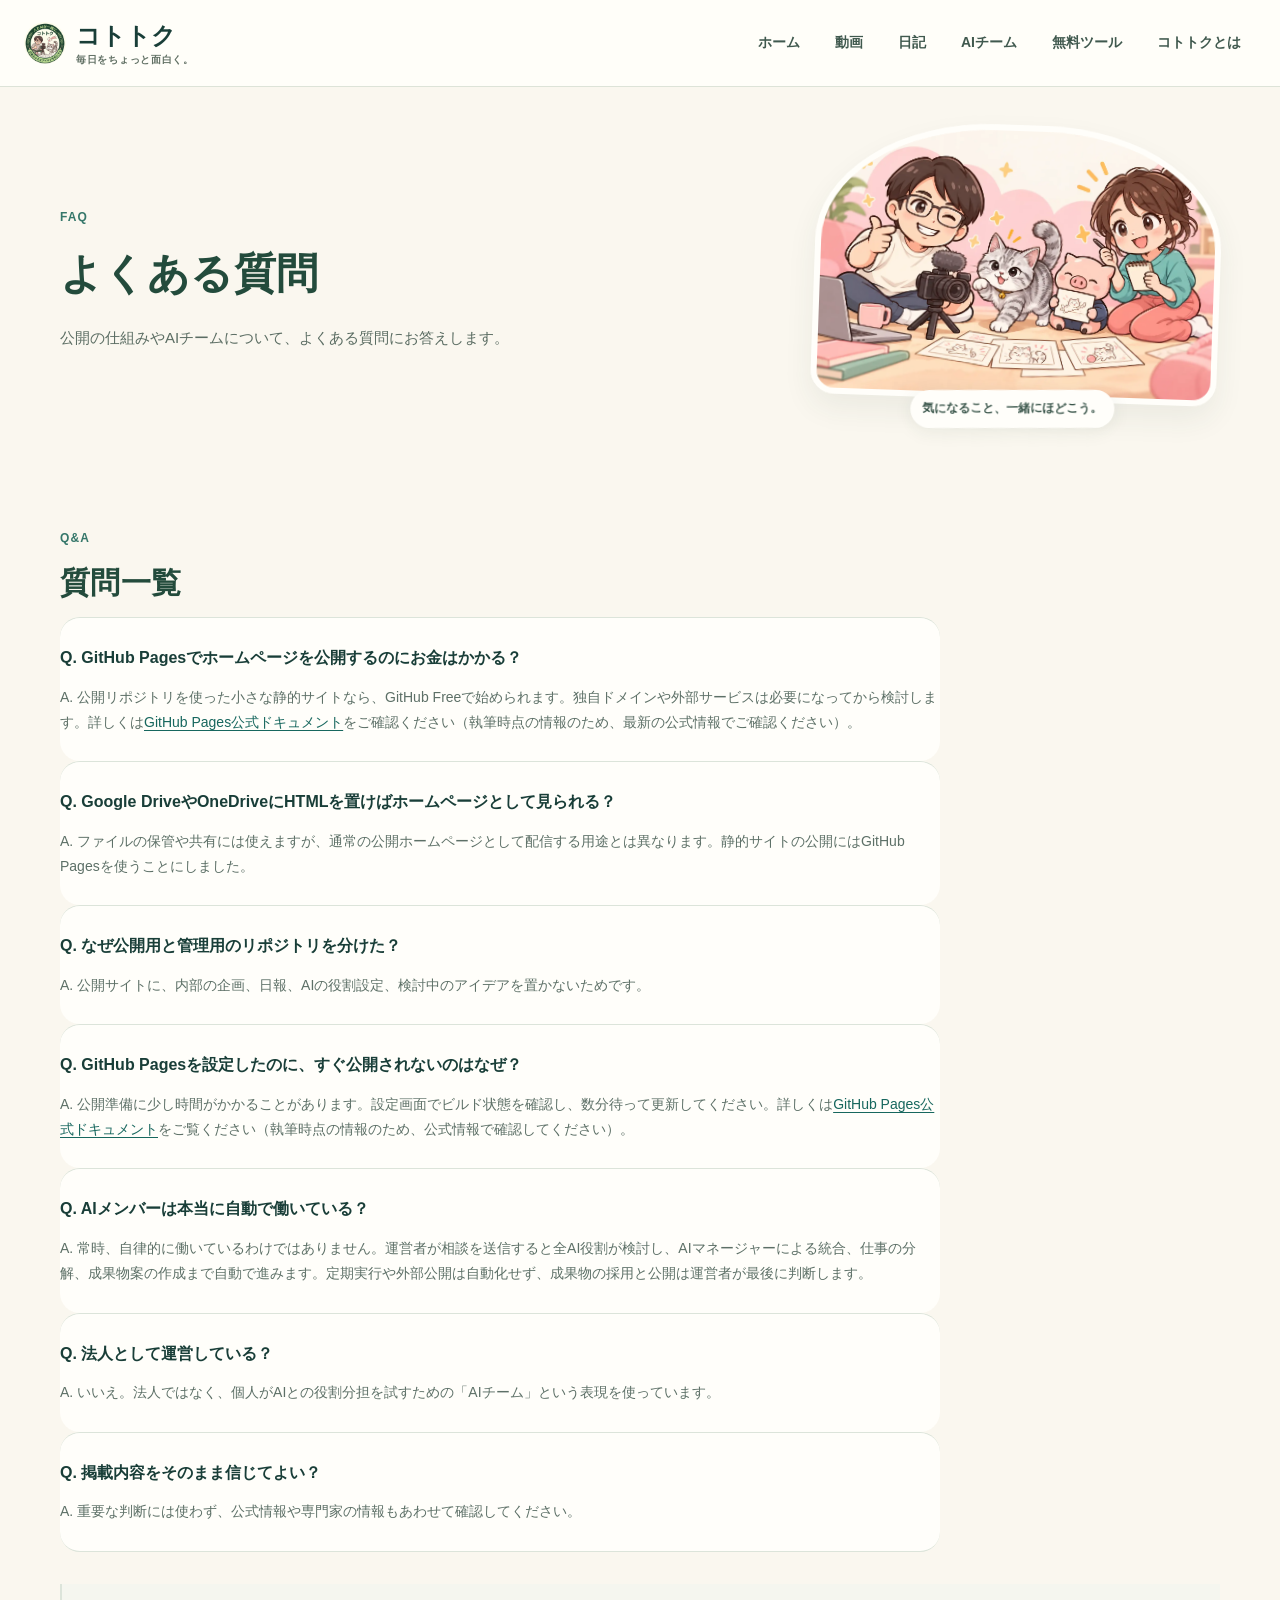
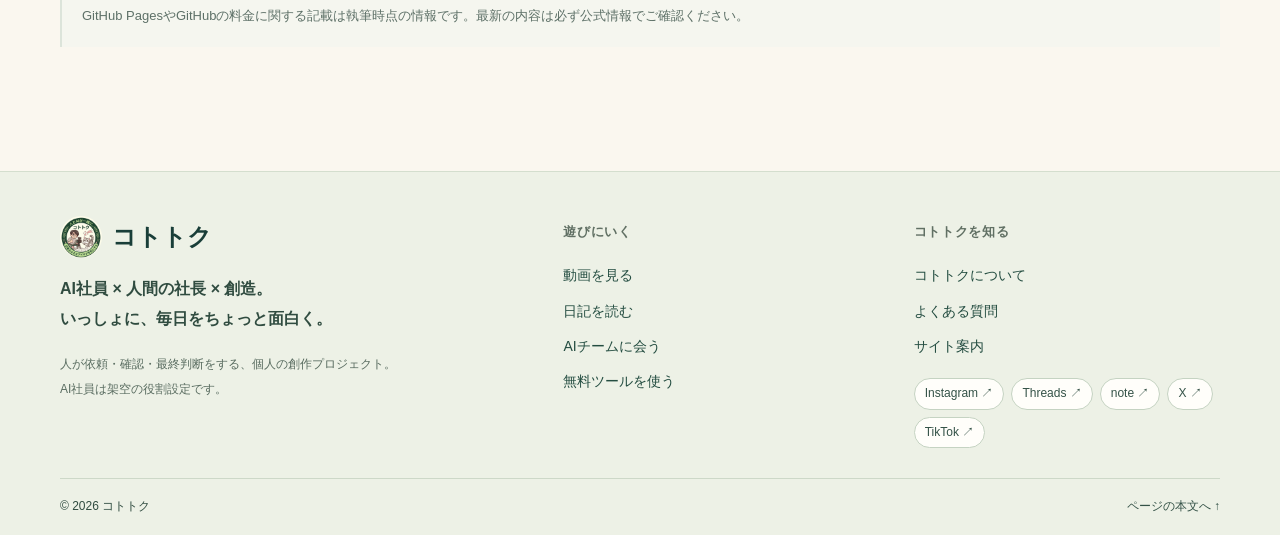
<file: faq.html>
<!doctype html>
<html lang="ja">
<head>
<meta charset="utf-8"><meta name="viewport" content="width=device-width,initial-scale=1">
<script async src="https://www.googletagmanager.com/gtag/js?id=G-BJJCT15MJE"></script>
<script>
window.dataLayer = window.dataLayer || [];
function gtag(){dataLayer.push(arguments);}
gtag("js", new Date());
gtag("config", "G-BJJCT15MJE");
gtag("config", "G-03WXT4R2F9");
</script>
<meta name="description" content="GitHub Pagesでの公開やAIチームについて、よくある質問にお答えします。">
<meta property="og:url" content="https://tennistom17-source.github.io/kototoku-web/faq.html">
<link rel="canonical" href="https://tennistom17-source.github.io/kototoku-web/faq.html">
<meta name="theme-color" content="#0649a9">
<meta name="apple-mobile-web-app-title" content="コトトク">
<title>よくある質問｜コトトク</title>
<link rel="icon" href="favicon.ico?v=3" sizes="any">
<link rel="icon" href="images/icon/favicon.png?v=3" type="image/png">
<link rel="apple-touch-icon" href="apple-touch-icon.png?v=3">
<link rel="manifest" href="site.webmanifest">
<link rel="stylesheet" href="site.css">
<link rel="stylesheet" href="assets/css/brand-theme.css?v=3">
</head>
<body class="brand-unified">
<a class="skip-link" href="#main">本文へ移動</a>
<nav class="brand-nav" aria-label="メインナビゲーション"><div class="brand-nav-inner"><a class="brand-logo" href="index.html"><span class="brand-emblem" aria-hidden="true">✦</span><span>コトトク<small>毎日をちょっと面白く。</small></span></a><button class="brand-menu" type="button" aria-expanded="false" aria-controls="brand-navigation">メニュー ☰</button><div class="brand-links" id="brand-navigation"><a href="index.html">ホーム</a><a href="movie-lab.html">動画</a><a href="diary.html">日記</a><a href="ai-company.html">AIチーム</a><a href="index.html#tools">無料ツール</a><a href="about.html">コトトクとは</a></div></div></nav>
<header class="page-hero brand-hero"><div class="brand-hero-grid"><div class="brand-hero-copy"><div class="wrap">
<span class="kicker">FAQ</span>
<h1>よくある質問</h1>
<p>公開の仕組みやAIチームについて、よくある質問にお答えします。</p>
</div></div><figure class="brand-page-art"><img src="assets/images/kototoku-creative-team.webp" alt="社長とあす君、ぶた仙人、AI社員が一緒に創作するイラスト" width="1536" height="1024"><figcaption>気になること、一緒にほどこう。</figcaption></figure></div></header>
<main id="main">

<section><div class="wrap">
<div class="section-head"><span class="kicker">Q&amp;A</span><h2>質問一覧</h2></div>
<div class="faq-list">
<div class="faq-item"><p class="q">Q. GitHub Pagesでホームページを公開するのにお金はかかる？</p><p class="a">A. 公開リポジトリを使った小さな静的サイトなら、GitHub Freeで始められます。独自ドメインや外部サービスは必要になってから検討します。詳しくは<a href="https://docs.github.com/ja/pages" target="_blank" rel="noopener noreferrer">GitHub Pages公式ドキュメント</a>をご確認ください（執筆時点の情報のため、最新の公式情報でご確認ください）。</p></div>
<div class="faq-item"><p class="q">Q. Google DriveやOneDriveにHTMLを置けばホームページとして見られる？</p><p class="a">A. ファイルの保管や共有には使えますが、通常の公開ホームページとして配信する用途とは異なります。静的サイトの公開にはGitHub Pagesを使うことにしました。</p></div>
<div class="faq-item"><p class="q">Q. なぜ公開用と管理用のリポジトリを分けた？</p><p class="a">A. 公開サイトに、内部の企画、日報、AIの役割設定、検討中のアイデアを置かないためです。</p></div>
<div class="faq-item"><p class="q">Q. GitHub Pagesを設定したのに、すぐ公開されないのはなぜ？</p><p class="a">A. 公開準備に少し時間がかかることがあります。設定画面でビルド状態を確認し、数分待って更新してください。詳しくは<a href="https://docs.github.com/ja/pages/getting-started-with-github-pages" target="_blank" rel="noopener noreferrer">GitHub Pages公式ドキュメント</a>をご覧ください（執筆時点の情報のため、公式情報で確認してください）。</p></div>
<div class="faq-item"><p class="q">Q. AIメンバーは本当に自動で働いている？</p><p class="a">A. 常時、自律的に働いているわけではありません。運営者が相談を送信すると全AI役割が検討し、AIマネージャーによる統合、仕事の分解、成果物案の作成まで自動で進みます。定期実行や外部公開は自動化せず、成果物の採用と公開は運営者が最後に判断します。</p></div>
<div class="faq-item"><p class="q">Q. 法人として運営している？</p><p class="a">A. いいえ。法人ではなく、個人がAIとの役割分担を試すための「AIチーム」という表現を使っています。</p></div>
<div class="faq-item"><p class="q">Q. 掲載内容をそのまま信じてよい？</p><p class="a">A. 重要な判断には使わず、公式情報や専門家の情報もあわせて確認してください。</p></div>
</div>
<div class="source-note">GitHub PagesやGitHubの料金に関する記載は執筆時点の情報です。最新の内容は必ず公式情報でご確認ください。</div>
</div></section>

</main>
<footer class="brand-footer" data-brand-footer><div class="brand-footer-inner"><div class="brand-footer-intro"><a class="brand-logo" href="index.html"><span class="brand-emblem" aria-hidden="true">✦</span>コトトク</a><p>AI社員 × 人間の社長 × 創造。<br>いっしょに、毎日をちょっと面白く。</p><small>人が依頼・確認・最終判断をする、個人の創作プロジェクト。<br>AI社員は架空の役割設定です。</small></div><div><h2>遊びにいく</h2><a href="movie-lab.html">動画を見る</a><a href="diary.html">日記を読む</a><a href="ai-company.html">AIチームに会う</a><a href="index.html#tools">無料ツールを使う</a></div><div><h2>コトトクを知る</h2><a href="about.html">コトトクについて</a><a href="faq.html">よくある質問</a><a href="site-map.html">サイト案内</a><div class="brand-social"><a href="https://www.instagram.com/kototoku17/" target="_blank" rel="noopener noreferrer">Instagram ↗</a><a href="https://www.threads.com/@kototoku17" target="_blank" rel="noopener noreferrer">Threads ↗</a><a href="https://note.com/firm_broom4032" target="_blank" rel="noopener noreferrer">note ↗</a><a href="https://x.com/kototoku123" target="_blank" rel="noopener noreferrer">X ↗</a></div></div></div><div class="brand-footer-bottom">© 2026 コトトク <a href="#main">ページの本文へ ↑</a></div></footer>
<script src="site.js" defer></script>
<script src="assets/js/brand-shell.js" defer></script>
</body></html>
</file>
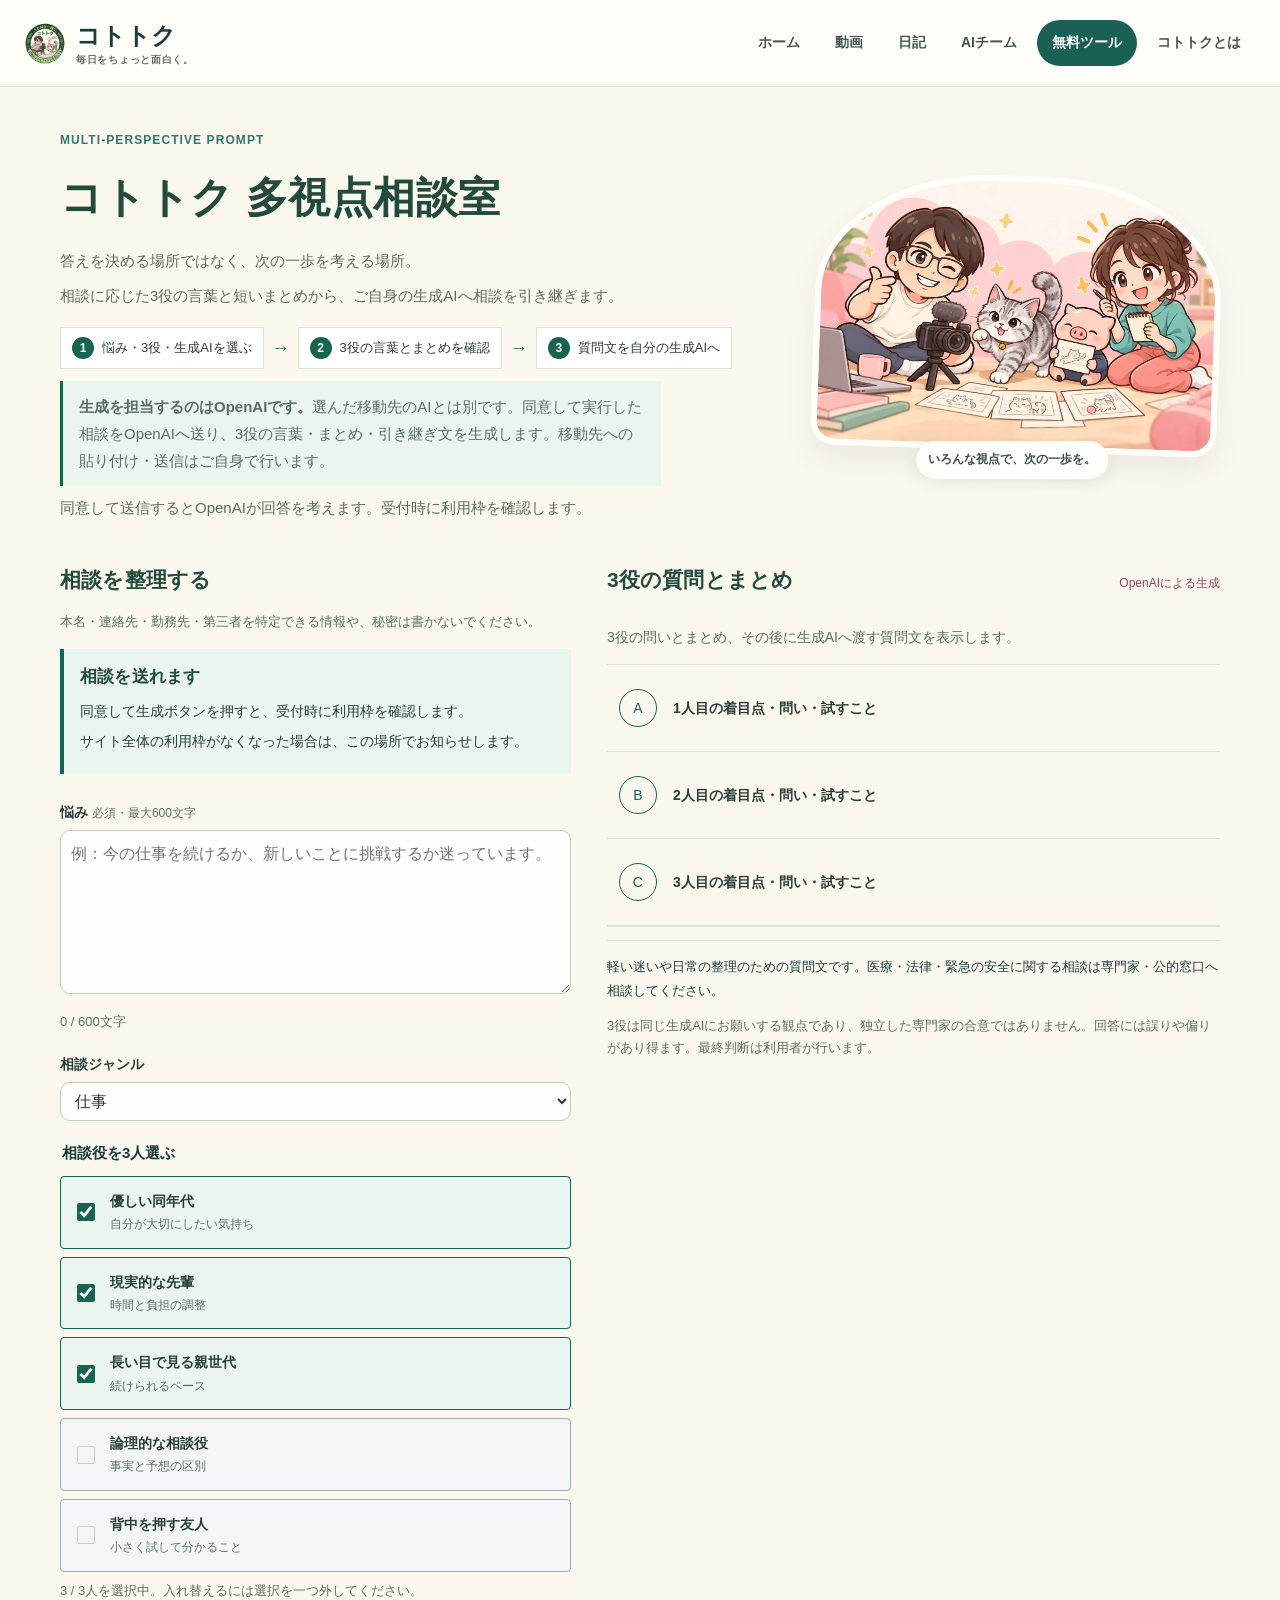
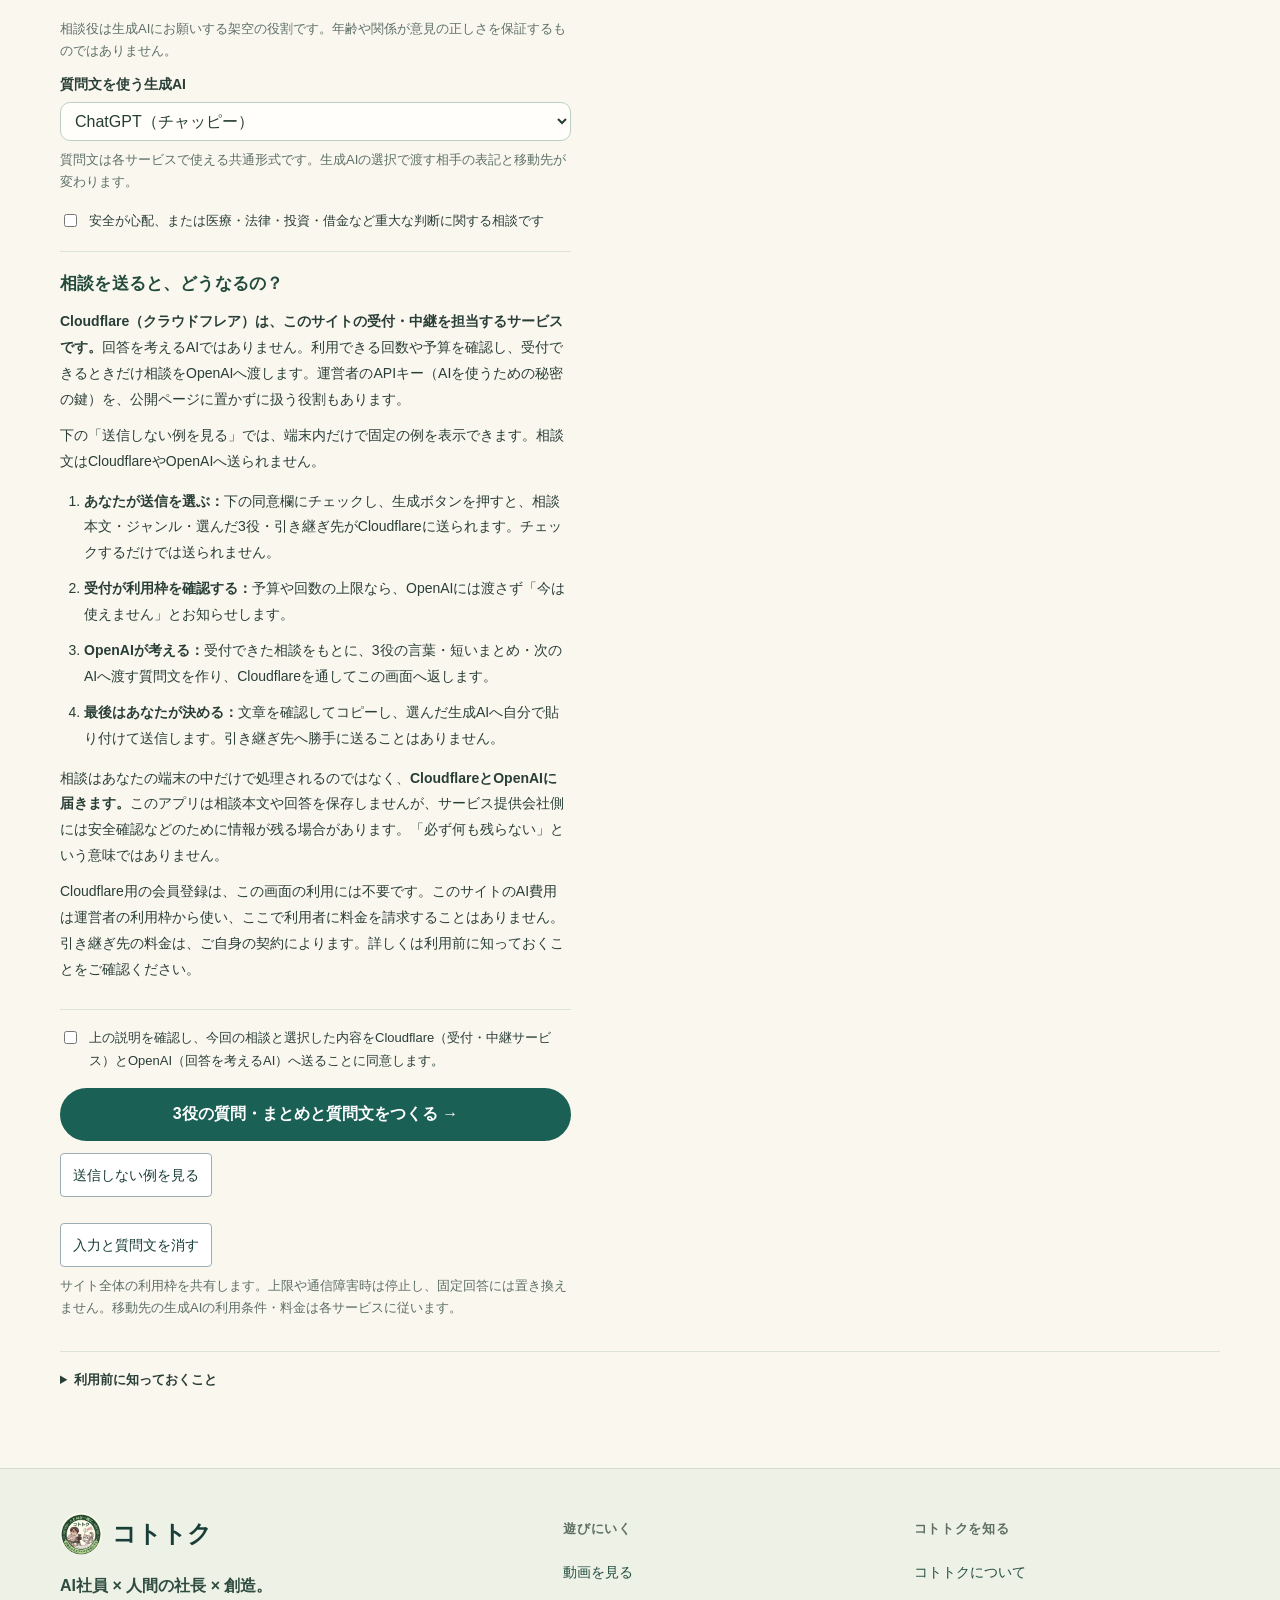
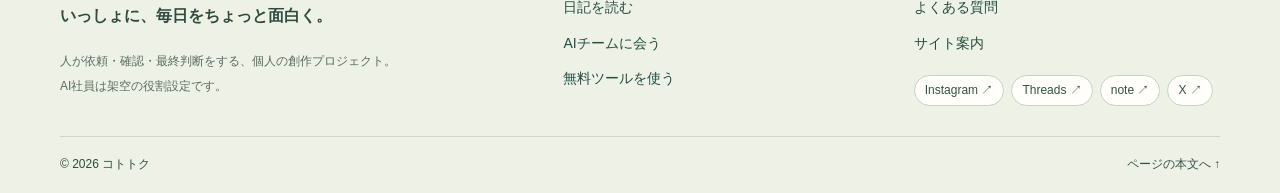
<file: life-consultation.html>
<!doctype html>
<html lang="ja">
<head>
<meta charset="utf-8"><meta name="viewport" content="width=device-width,initial-scale=1">
<script async src="https://www.googletagmanager.com/gtag/js?id=G-03WXT4R2F9"></script>
<script>
window.dataLayer = window.dataLayer || [];
function gtag(){dataLayer.push(arguments);}
gtag("js", new Date());
gtag("config", "G-03WXT4R2F9");
</script>
<meta name="description" content="悩みと3つの視点をまとめて、ChatGPT・Gemini・Claudeなどに貼り付ける質問文を作る無料ツール。自動送信はしません。">
<meta property="og:url" content="https://tennistom17-source.github.io/kototoku-web/life-consultation.html">
<link rel="canonical" href="https://tennistom17-source.github.io/kototoku-web/life-consultation.html">
<meta name="referrer" content="no-referrer">
<meta name="consultation-api" content="https://kototoku-consultation.ototoku--aini-roject.workers.dev/consult">
<meta name="consultation-ready" content="true">
<title>コトトク 多視点相談室｜生成AIへの質問文をつくる</title>
<link rel="icon" href="favicon.ico?v=3"><link rel="stylesheet" href="site.css"><link rel="stylesheet" href="assets/css/life-consultation.css">
<link rel="stylesheet" href="assets/css/brand-theme.css?v=3">
</head>
<body class="consultation brand-unified">
<a class="skip-link" href="#main">相談画面へ移動</a>
<nav class="brand-nav" aria-label="メインナビゲーション"><div class="brand-nav-inner"><a class="brand-logo" href="index.html"><span class="brand-emblem" aria-hidden="true">✦</span><span>コトトク<small>毎日をちょっと面白く。</small></span></a><button class="brand-menu" type="button" aria-expanded="false" aria-controls="brand-navigation">メニュー ☰</button><div class="brand-links" id="brand-navigation"><a href="index.html">ホーム</a><a href="movie-lab.html">動画</a><a href="diary.html">日記</a><a href="ai-company.html">AIチーム</a><a href="index.html#tools" aria-current="page">無料ツール</a><a href="about.html">コトトクとは</a></div></div></nav>
<header class="consult-heading wrap brand-hero"><div class="brand-hero-grid"><div class="brand-hero-copy"><span class="kicker">MULTI-PERSPECTIVE PROMPT</span><h1>コトトク 多視点相談室</h1><p>答えを決める場所ではなく、次の一歩を考える場所。</p><p>相談に応じた3役の言葉と短いまとめから、ご自身の生成AIへ相談を引き継ぎます。</p><div class="consult-intro"><div><b>1</b><span>悩み・3役・生成AIを選ぶ</span></div><i aria-hidden="true">→</i><div><b>2</b><span>3役の言葉とまとめを確認</span></div><i aria-hidden="true">→</i><div><b>3</b><span>質問文を自分の生成AIへ</span></div></div><p class="demo-note"><strong>生成を担当するのはOpenAIです。</strong>選んだ移動先のAIとは別です。同意して実行した相談をOpenAIへ送り、3役の言葉・まとめ・引き継ぎ文を生成します。移動先への貼り付け・送信はご自身で行います。</p><p id="connection-status" role="status">AI接続の準備中です。固定回答は表示しません。</p></div><figure class="brand-page-art"><img src="assets/images/kototoku-creative-team.webp" alt="社長とあす君、ぶた仙人、AI社員が一緒に創作するイラスト" width="1536" height="1024"><figcaption>いろんな視点で、次の一歩を。</figcaption></figure></div></header>
<main id="main" class="wrap">
<div class="consult-layout">
<section class="consult-input" aria-labelledby="input-title"><h2 id="input-title">相談を整理する</h2>
<p class="privacy">本名・連絡先・勤務先・第三者を特定できる情報や、秘密は書かないでください。</p>
<div id="availability-panel" class="availability-panel" role="status" aria-live="polite" aria-atomic="true" data-state="stopped"><h3 id="availability-title">今は使えません</h3><p id="availability-reason">AIにつなぐ準備をしています。</p><p id="availability-next">準備が整うまで、新しい相談の受付はお休みです。</p></div>
<form id="consult-form" autocomplete="off">
<fieldset id="input-fields" disabled>
<label for="concern">悩み <span>必須・最大600文字</span></label>
<textarea id="concern" name="concern" rows="5" maxlength="600" required aria-describedby="character-count" placeholder="例：今の仕事を続けるか、新しいことに挑戦するか迷っています。"></textarea>
<p id="character-count" class="field-note">0 / 600文字</p>
<div class="select-grid"><div class="wide"><label for="genre">相談ジャンル</label><select id="genre" name="genre"><option value="work">仕事</option><option value="relationships">人間関係</option><option value="family">家族</option><option value="future">将来</option><option value="feelings">気持ちの整理</option></select></div></div>
<fieldset class="advisor-settings" aria-describedby="selection-status"><legend>相談役を3人選ぶ</legend><div id="advisor-options" class="advisor-options"></div><p id="selection-status" class="field-note" role="status"></p></fieldset>
<p class="field-note">相談役は生成AIにお願いする架空の役割です。年齢や関係が意見の正しさを保証するものではありません。</p>
<label for="target-ai">質問文を使う生成AI</label><select id="target-ai" name="target-ai"><option value="chatgpt">ChatGPT（チャッピー）</option><option value="gemini">Gemini</option><option value="claude">Claude</option><option value="copilot">Microsoft Copilot</option><option value="other">その他の生成AI（汎用）</option></select>
<p class="field-note">質問文は各サービスで使える共通形式です。生成AIの選択で渡す相手の表記と移動先が変わります。</p>
<label class="safety-check"><input id="urgent" type="checkbox">安全が心配、または医療・法律・投資・借金など重大な判断に関する相談です</label>
<div id="sending-explanation" class="sending-explanation"><h3>相談を送ると、どうなるの？</h3><p><strong>Cloudflare（クラウドフレア）は、このサイトの受付・中継を担当するサービスです。</strong>回答を考えるAIではありません。利用できる回数や予算を確認し、受付できるときだけ相談をOpenAIへ渡します。運営者のAPIキー（AIを使うための秘密の鍵）を、公開ページに置かずに扱う役割もあります。</p><p>下の「送信しない例を見る」では、端末内だけで固定の例を表示できます。相談文はCloudflareやOpenAIへ送られません。</p><ol><li><strong>あなたが送信を選ぶ：</strong>下の同意欄にチェックし、生成ボタンを押すと、相談本文・ジャンル・選んだ3役・引き継ぎ先がCloudflareに送られます。チェックするだけでは送られません。</li><li><strong>受付が利用枠を確認する：</strong>予算や回数の上限なら、OpenAIには渡さず「今は使えません」とお知らせします。</li><li><strong>OpenAIが考える：</strong>受付できた相談をもとに、3役の言葉・短いまとめ・次のAIへ渡す質問文を作り、Cloudflareを通してこの画面へ返します。</li><li><strong>最後はあなたが決める：</strong>文章を確認してコピーし、選んだ生成AIへ自分で貼り付けて送信します。引き継ぎ先へ勝手に送ることはありません。</li></ol><p>相談はあなたの端末の中だけで処理されるのではなく、<strong>CloudflareとOpenAIに届きます。</strong>このアプリは相談本文や回答を保存しませんが、サービス提供会社側には安全確認などのために情報が残る場合があります。「必ず何も残らない」という意味ではありません。</p><p>Cloudflare用の会員登録は、この画面の利用には不要です。このサイトのAI費用は運営者の利用枠から使い、ここで利用者に料金を請求することはありません。引き継ぎ先の料金は、ご自身の契約によります。詳しくは<a href="#data-details">利用前に知っておくこと</a>をご確認ください。</p></div>
<label class="safety-check"><input id="api-consent" type="checkbox" required aria-describedby="sending-explanation">上の説明を確認し、今回の相談と選択した内容をCloudflare（受付・中継サービス）とOpenAI（回答を考えるAI）へ送ることに同意します。</label>
<button id="consult-submit" type="submit" class="primary-link">3役の質問・まとめと質問文をつくる <span aria-hidden="true">→</span></button>
</fieldset>
<button type="button" id="demo-response" class="secondary-button">送信しない例を見る</button>
<p id="form-message" role="alert"></p>
</form>
<noscript><p>JavaScriptが無効なため入力は停止しています。相談内容は送信されません。</p></noscript>
<button type="button" id="reset-demo" class="secondary-button">入力と質問文を消す</button>
<p class="field-note">サイト全体の利用枠を共有します。上限や通信障害時は停止し、固定回答には置き換えません。移動先の生成AIの利用条件・料金は各サービスに従います。</p>
</section>
<section class="consult-results" aria-labelledby="results-title"><div class="result-title"><h2 id="results-title" tabindex="-1">3役の質問とまとめ</h2><span class="demo-badge">OpenAIによる生成</span></div>
<p id="result-status" role="status">3役の問いとまとめ、その後に生成AIへ渡す質問文を表示します。</p>
<div id="empty-result" class="perspective-preview" aria-hidden="true"><div><span>A</span><b>1人目の着目点・問い・試すこと</b></div><div><span>B</span><b>2人目の着目点・問い・試すこと</b></div><div><span>C</span><b>3人目の着目点・問い・試すこと</b></div></div>
<div id="safety-panel" class="safety-panel" role="alert" hidden><h3>この相談は専門の支援につなげてください</h3><p>この場だけで抱え込まず、身近で信頼できる人、専門の相談窓口、医療機関などに相談してください。緊急の危険がある場合は、地域の緊急窓口へ連絡してください。</p><p>重大な医療・法律・お金の判断や、未成年者の深刻な悩みは対象外です。通常の質問文や生成AIへのリンクは表示しません。</p></div>
<div id="answers" hidden>
<p id="persona-summary" class="field-note"></p><div id="advisor-list"></div><h3>3役のまとめ</h3><dl class="synthesis"><div><dt>3人の共通点</dt><dd id="common"></dd></div><div><dt>意見が分かれる点</dt><dd id="differences"></dd></div><div class="next-step"><dt>今日できる小さな一歩</dt><dd id="next-step"></dd></div></dl>
<div class="prompt-handoff"><h3>最後に、選んだ生成AIで相談を続ける</h3><label for="generated-prompt">質問文（コマンド・コピー前に編集できます）</label><textarea id="generated-prompt" rows="16" spellcheck="false" autocomplete="off" aria-describedby="handoff-note"></textarea><p id="handoff-note" class="field-note">個人情報や秘密がないか確認してください。コピーした文章は端末のクリップボードに入り、OSの設定によって履歴・同期の対象になる場合があります。</p><div class="handoff-actions"><button type="button" id="copy-prompt" class="secondary-button">1. 質問文をコピー</button><a id="open-ai" class="secondary-button" target="_blank" rel="noopener noreferrer" hidden></a></div><p id="copy-status" role="status"></p><p class="field-note">ご自身の生成AIを開き、コピーした文章を自分で貼り付けて送信してください。「その他」はご自身で利用先を開いてください。コトトクから運営者個人のChatGPTへ送られることはありません。ChatGPTの個人会話履歴と、このページの入力は別のものです。</p></div></div>
<p class="consult-disclaimer">軽い迷いや日常の整理のための質問文です。医療・法律・緊急の安全に関する相談は専門家・公的窓口へ相談してください。</p><p class="field-note">3役は同じ生成AIにお願いする観点であり、独立した専門家の合意ではありません。回答には誤りや偏りがあり得ます。最終判断は利用者が行います。</p>
</section>
</div>
<details id="data-details" class="safety-details"><summary>利用前に知っておくこと</summary><p>生成時に、今回の相談と選択設定をCloudflareとOpenAIが処理します。個人のChatGPT履歴・メモリには接続しません。アプリは本文・回答を保存せず、利用枠を管理する記録には件数・費用の予約額・日時・ランダムな受付番号だけを残します。</p><p>OpenAIには回答を履歴として保存しない設定で送ります。ただし、提供会社側の不正利用の確認などに必要な記録まで、すべてなくなるわけではありません。APIで送ったデータは、明示的に共有へ同意しない限り、AIの学習に使われないとされています。適用される保持条件は<a href="https://developers.openai.com/api/docs/guides/your-data" target="_blank" rel="noopener noreferrer">OpenAIのデータ取扱い</a>と<a href="https://www.cloudflare.com/privacypolicy/" target="_blank" rel="noopener noreferrer">Cloudflareのプライバシーポリシー</a>をご確認ください。</p><p>引き継ぎ先への貼り付け・送信は別操作です。リンクを開くだけでも移動先には通常のアクセス情報が伝わります。入力を消しても端末・クリップボード・提供側の履歴まで消えるわけではありません。</p><p>安全確認には検出漏れ・過剰検出があります。回答が出ても安全の保証ではありません。個人情報や秘密を入力せず、最終判断はご自身で行ってください。</p></details>
</main>
<footer class="brand-footer" data-brand-footer><div class="brand-footer-inner"><div class="brand-footer-intro"><a class="brand-logo" href="index.html"><span class="brand-emblem" aria-hidden="true">✦</span>コトトク</a><p>AI社員 × 人間の社長 × 創造。<br>いっしょに、毎日をちょっと面白く。</p><small>人が依頼・確認・最終判断をする、個人の創作プロジェクト。<br>AI社員は架空の役割設定です。</small></div><div><h2>遊びにいく</h2><a href="movie-lab.html">動画を見る</a><a href="diary.html">日記を読む</a><a href="ai-company.html">AIチームに会う</a><a href="index.html#tools">無料ツールを使う</a></div><div><h2>コトトクを知る</h2><a href="about.html">コトトクについて</a><a href="faq.html">よくある質問</a><a href="site-map.html">サイト案内</a><div class="brand-social"><a href="https://www.instagram.com/kototoku17/" target="_blank" rel="noopener noreferrer">Instagram ↗</a><a href="https://www.threads.com/@kototoku17" target="_blank" rel="noopener noreferrer">Threads ↗</a><a href="https://note.com/firm_broom4032" target="_blank" rel="noopener noreferrer">note ↗</a><a href="https://x.com/kototoku123" target="_blank" rel="noopener noreferrer">X ↗</a></div></div></div><div class="brand-footer-bottom">© 2026 コトトク <a href="#main">ページの本文へ ↑</a></div></footer>
<script src="assets/js/life-consultation.js" defer></script>
<script src="assets/js/brand-shell.js" defer></script>
</body></html>
</file>
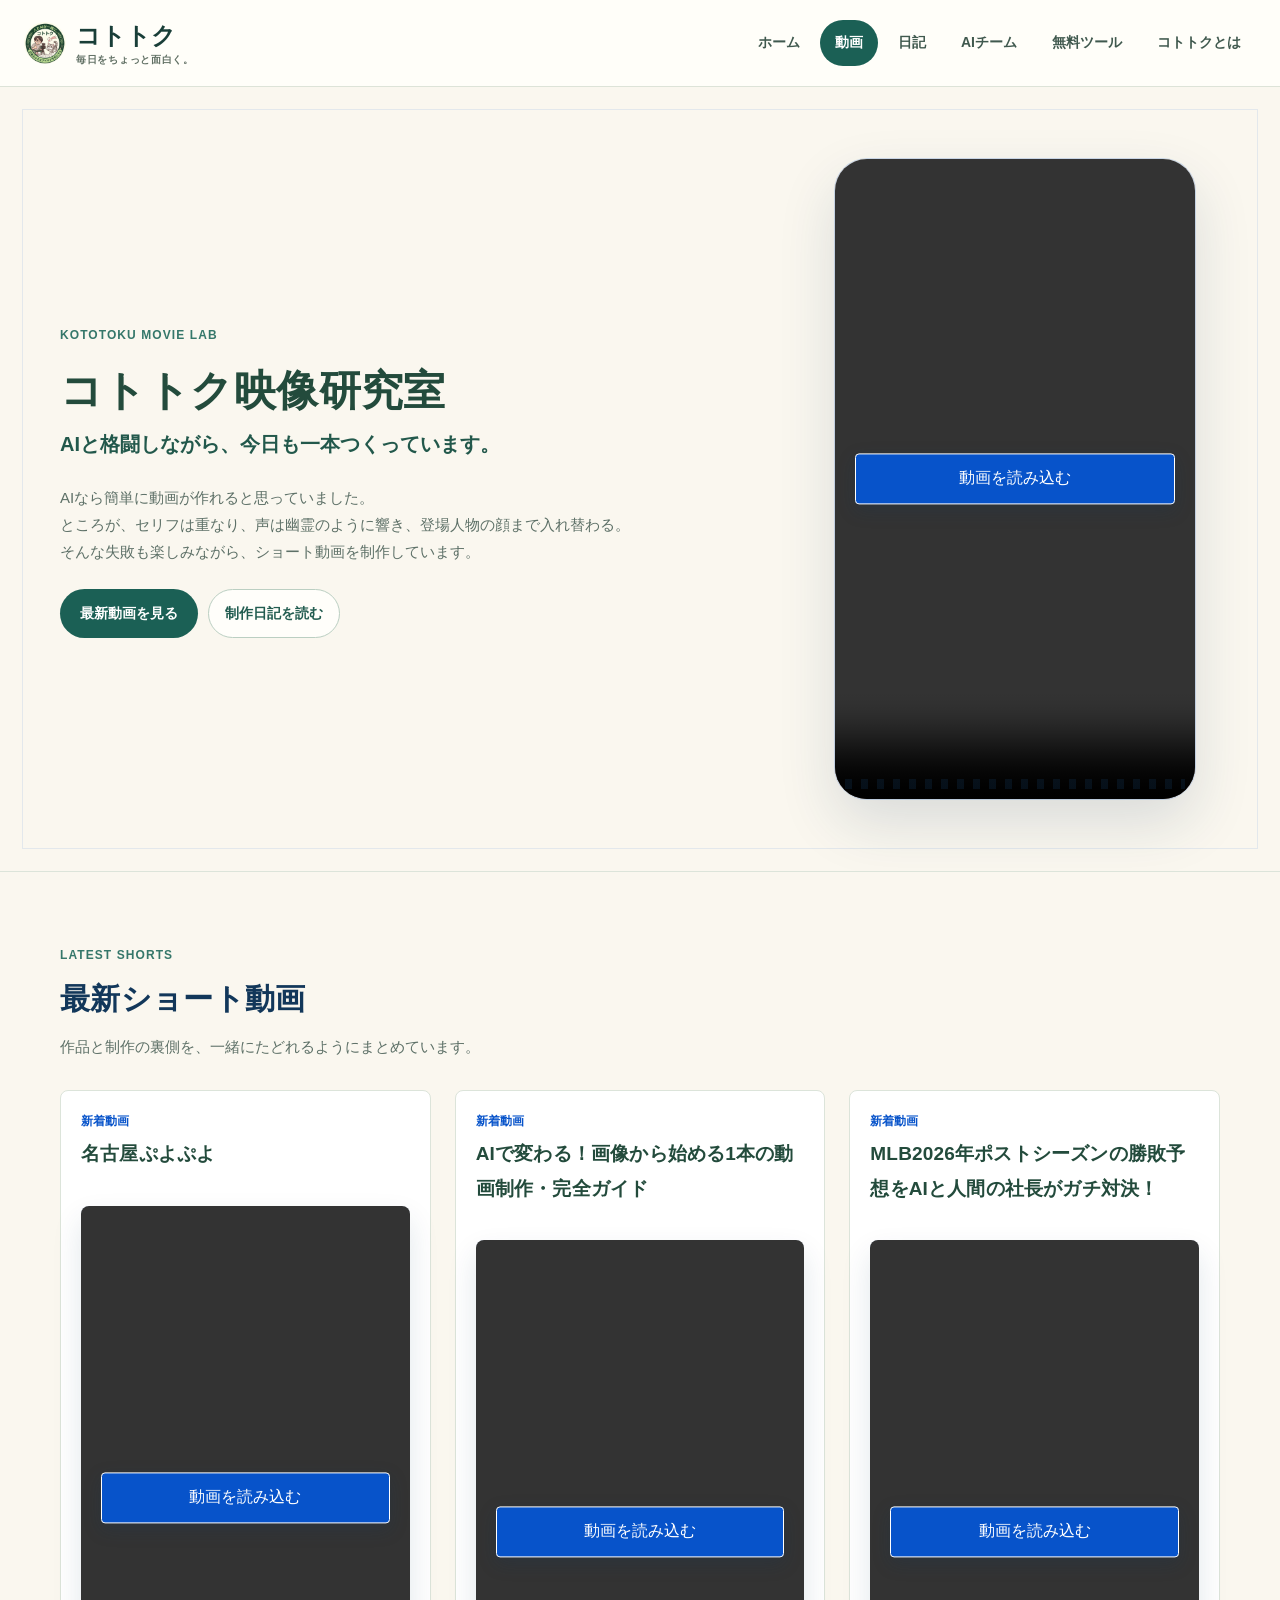
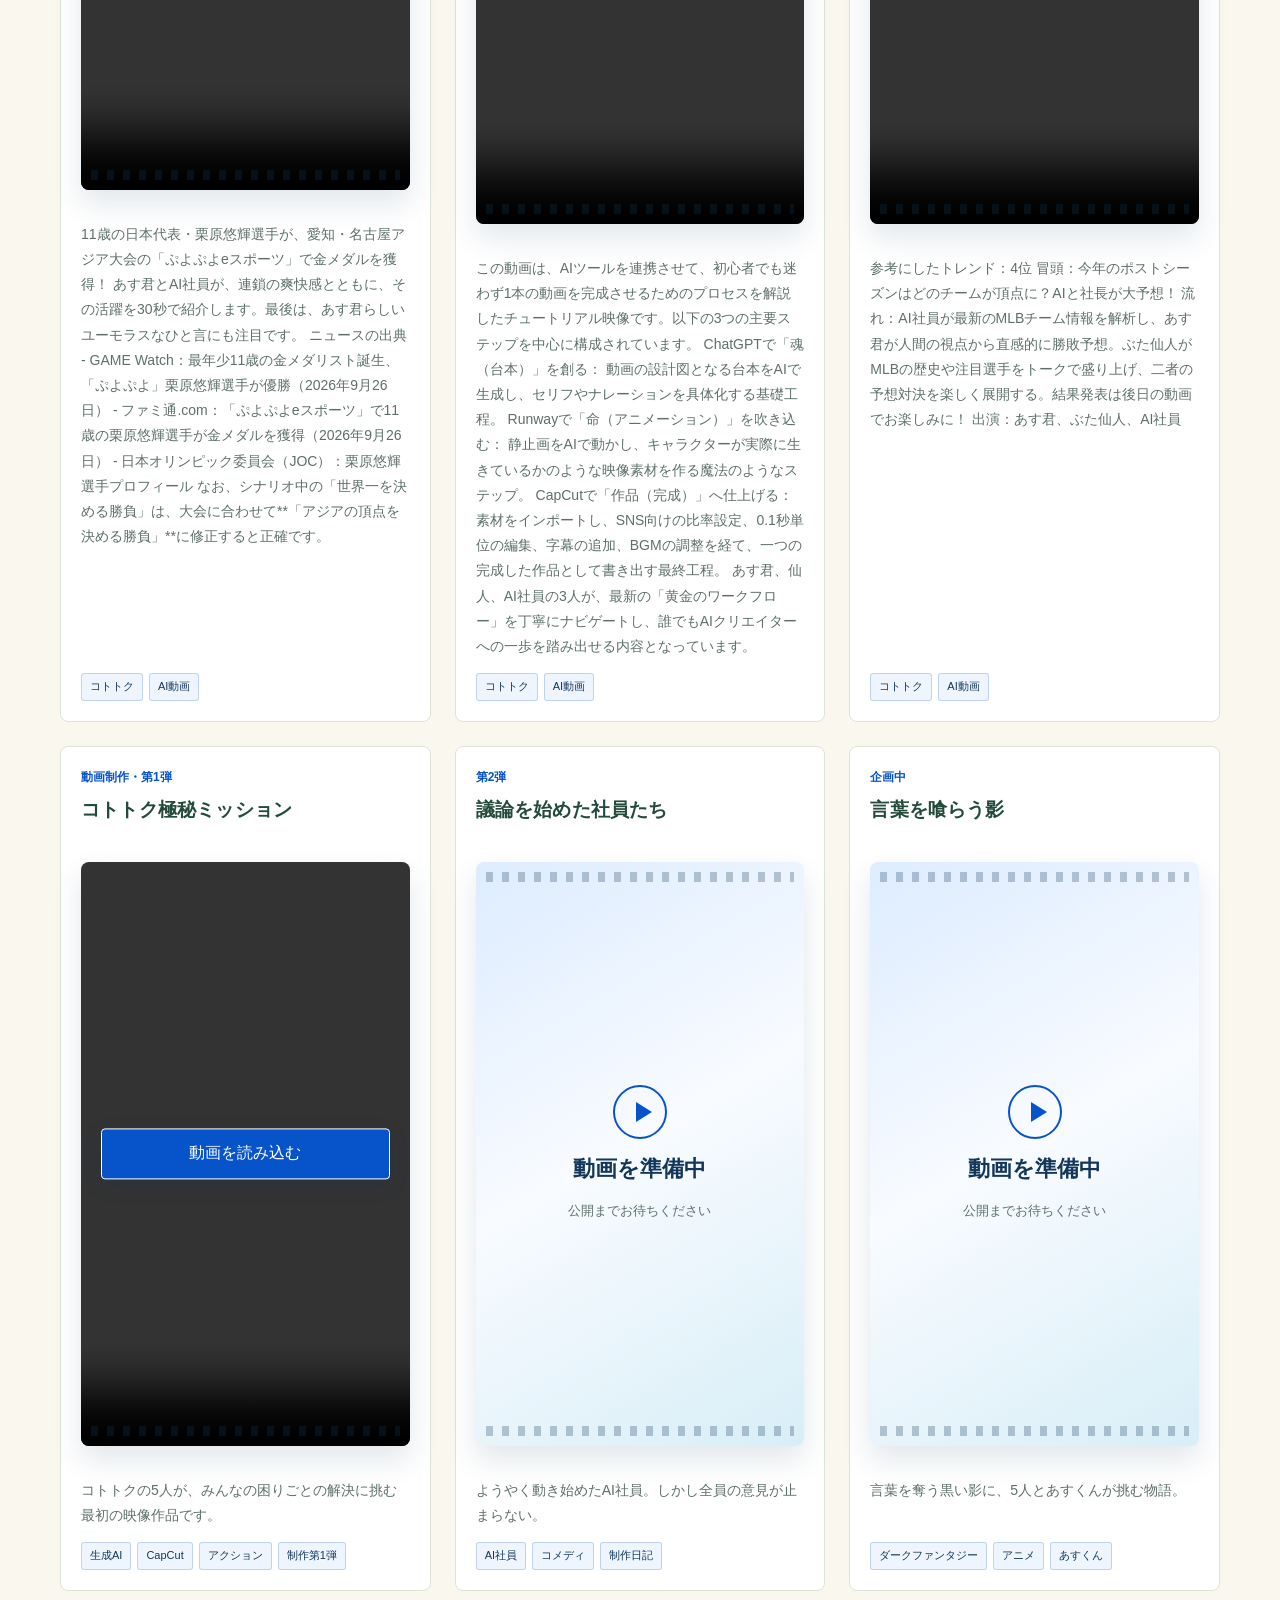
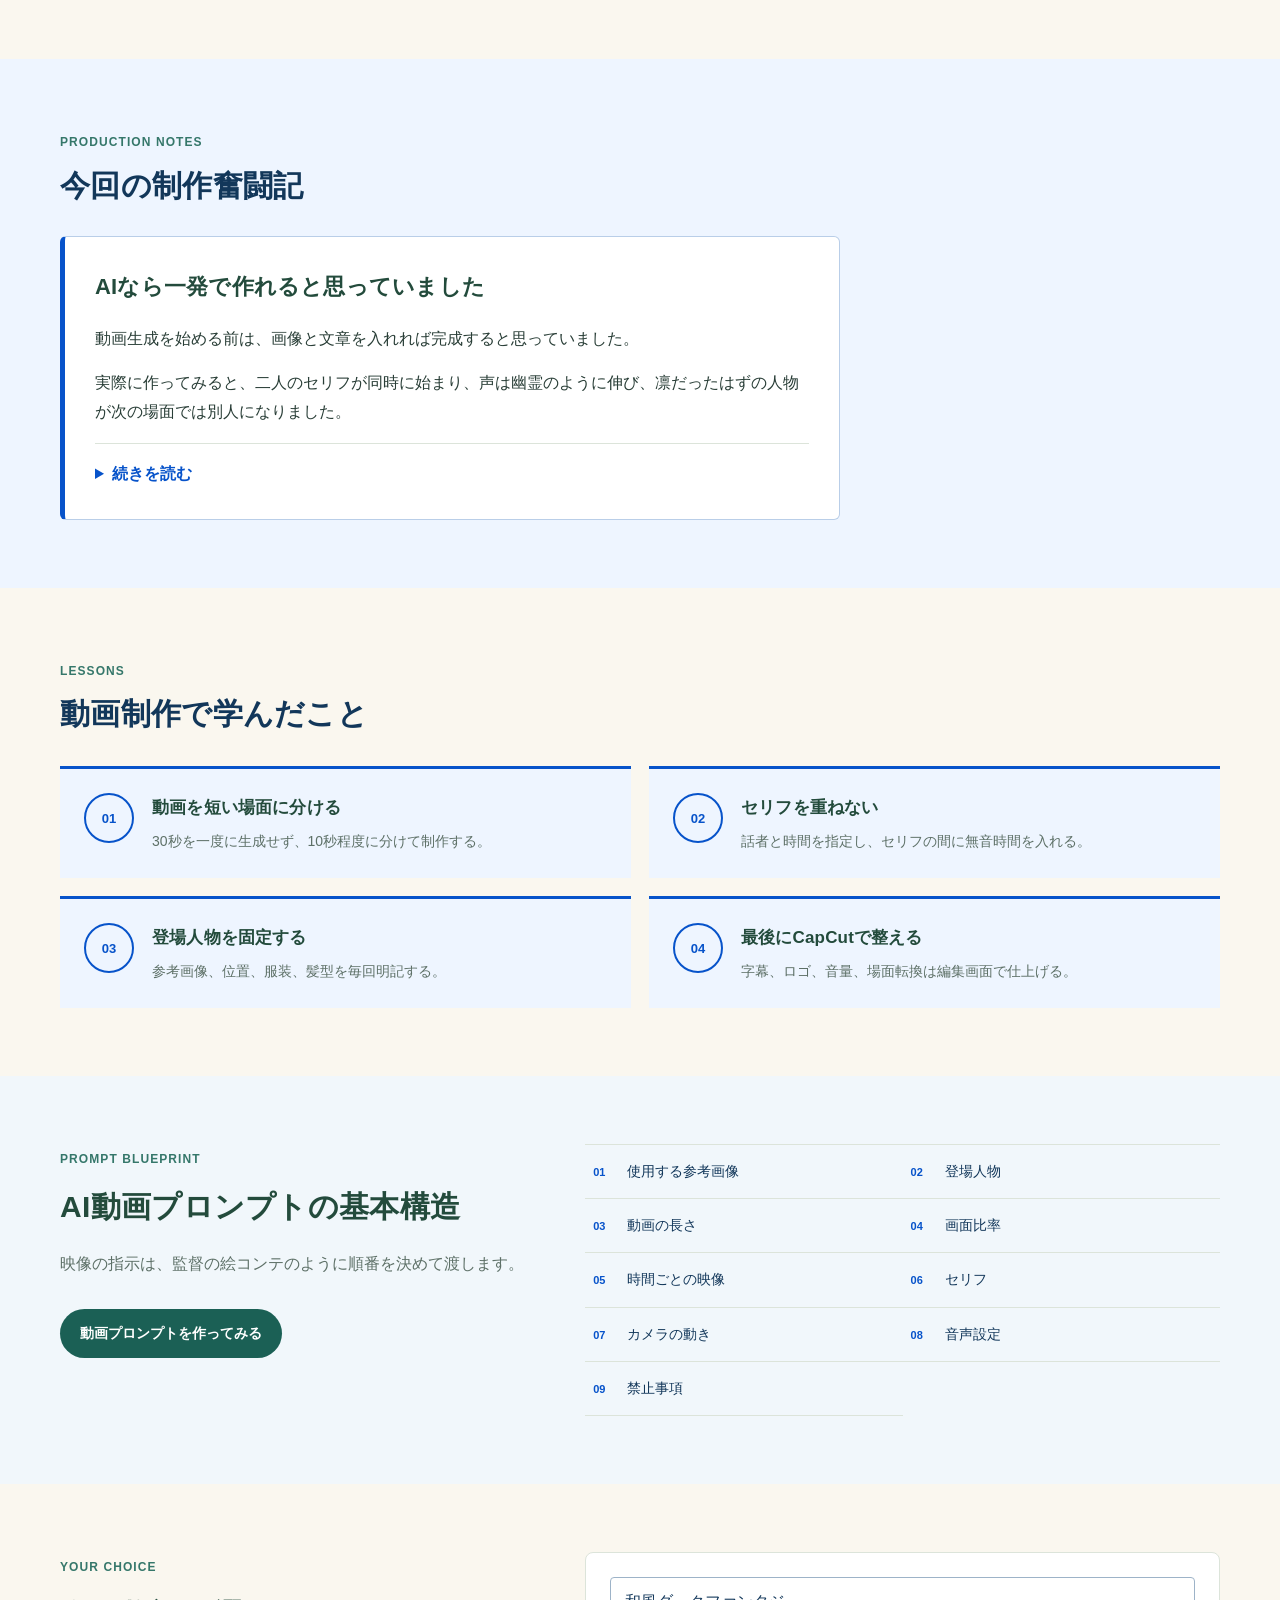
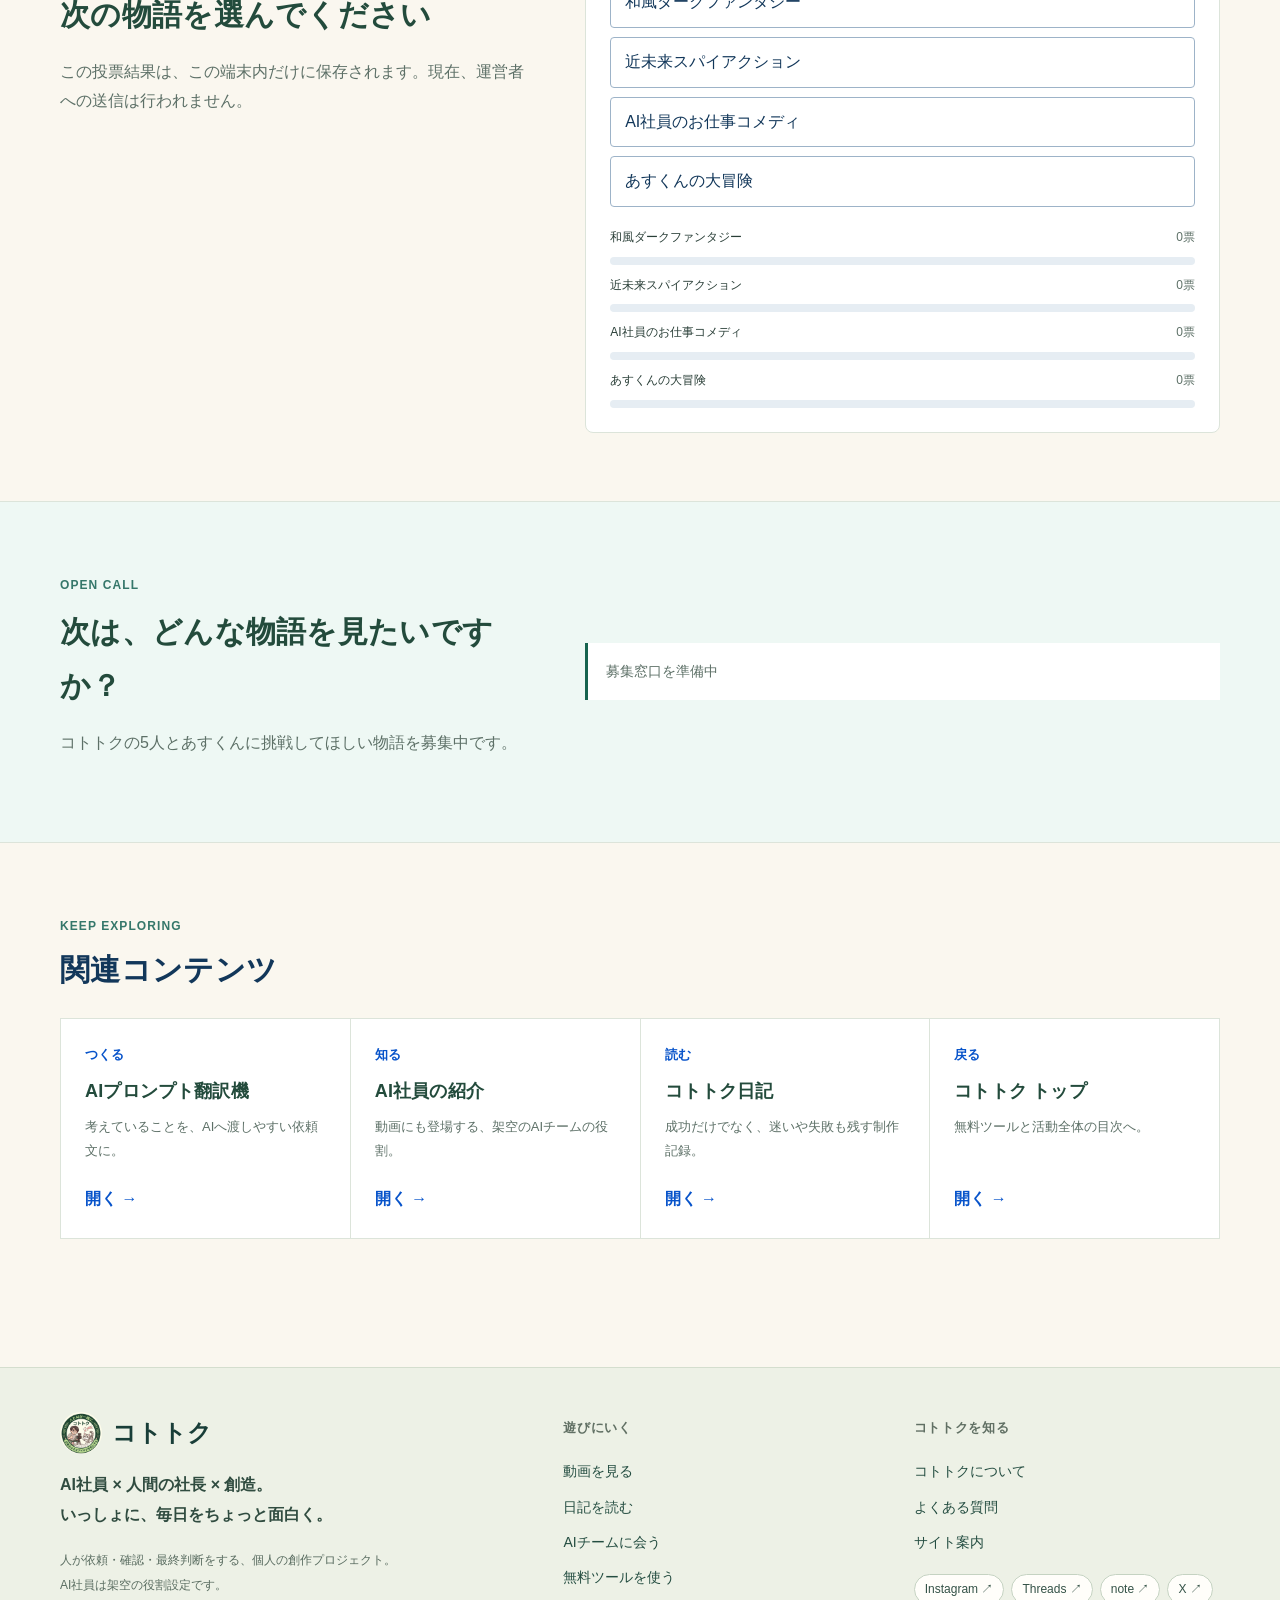
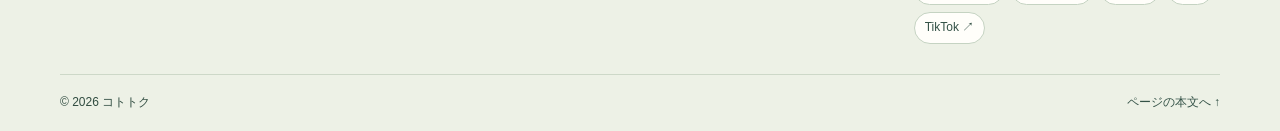
<file: movie-lab.html>
<!doctype html>
<html lang="ja">
<head>
<meta charset="utf-8"><meta name="viewport" content="width=device-width,initial-scale=1">
<script async src="https://www.googletagmanager.com/gtag/js?id=G-03WXT4R2F9"></script>
<script>
window.dataLayer = window.dataLayer || [];
function gtag(){dataLayer.push(arguments);}
gtag("js", new Date());
gtag("config", "G-03WXT4R2F9");
</script>
<title>コトトク映像研究室｜AIショート動画と制作の裏側</title>
<meta name="description" content="コトトクが制作したAIショート動画、CapCutでの制作方法、失敗談、使用したプロンプトを紹介します。">
<meta property="og:title" content="コトトク映像研究室｜AIショート動画と制作の裏側">
<meta property="og:description" content="AIショート動画の作品、制作方法、失敗談、使用したプロンプトを紹介します。">
<meta property="og:type" content="website">
<meta property="og:url" content="https://tennistom17-source.github.io/kototoku-web/movie-lab.html">
<meta property="og:image" content="https://tennistom17-source.github.io/kototoku-web/images/movie/intro-poster.jpg">
<meta property="og:image:alt" content="青い光がつながるコトトク紹介動画の場面">
<meta name="twitter:card" content="summary_large_image">
<meta name="twitter:title" content="コトトク映像研究室｜AIショート動画と制作の裏側">
<meta name="twitter:description" content="AIショート動画の作品、制作方法、失敗談、使用したプロンプトを紹介します。">
<meta name="twitter:image" content="https://tennistom17-source.github.io/kototoku-web/images/movie/intro-poster.jpg">
<meta name="theme-color" content="#0649a9">
<link rel="canonical" href="https://tennistom17-source.github.io/kototoku-web/movie-lab.html">
<link rel="icon" href="favicon.ico?v=3" sizes="any"><link rel="icon" href="images/icon/favicon.png?v=3" type="image/png">
<link rel="stylesheet" href="site.css"><link rel="stylesheet" href="assets/css/movie-lab.css">
<script type="application/ld+json">
{"@context":"https://schema.org","@type":"WebPage","name":"コトトク映像研究室","description":"コトトクが制作したAIショート動画、CapCutでの制作方法、失敗談、使用したプロンプトを紹介します。","url":"https://tennistom17-source.github.io/kototoku-web/movie-lab.html","isPartOf":{"@type":"WebSite","name":"コトトク","url":"https://tennistom17-source.github.io/kototoku-web/"}}
</script>
<link rel="stylesheet" href="assets/css/brand-theme.css?v=3">
</head>
<body class="movie-lab brand-unified">
<a class="skip-link" href="#main">本文へ移動</a>
<nav class="brand-nav" aria-label="メインナビゲーション"><div class="brand-nav-inner"><a class="brand-logo" href="index.html"><span class="brand-emblem" aria-hidden="true">✦</span><span>コトトク<small>毎日をちょっと面白く。</small></span></a><button class="brand-menu" type="button" aria-expanded="false" aria-controls="brand-navigation">メニュー ☰</button><div class="brand-links" id="brand-navigation"><a href="index.html">ホーム</a><a href="movie-lab.html" aria-current="page">動画</a><a href="diary.html">日記</a><a href="ai-company.html">AIチーム</a><a href="index.html#tools">無料ツール</a><a href="about.html">コトトクとは</a></div></div></nav>
<header class="movie-hero"><div class="wrap movie-hero-layout">
<div class="movie-hero-copy"><span class="kicker">KOTOTOKU MOVIE LAB</span><h1>コトトク映像研究室</h1><p class="movie-catch">AIと格闘しながら、今日も一本つくっています。</p><p>AIなら簡単に動画が作れると思っていました。<br>ところが、セリフは重なり、声は幽霊のように響き、登場人物の顔まで入れ替わる。<br>そんな失敗も楽しみながら、ショート動画を制作しています。</p><div class="movie-hero-actions"><a class="primary-link" href="#latest-videos">最新動画を見る</a><a class="movie-secondary-link" href="#production-diary">制作日記を読む</a></div></div>
<div class="vertical-media hero-media" aria-label="最新動画の表示エリア"><div><span class="film-mark" aria-hidden="true"></span><b>最新動画を準備中</b><small>公開後、ここから再生できます</small></div></div>
</div></header>
<main id="main">
<section id="latest-videos" class="movie-section" aria-labelledby="latest-title"><div class="wrap"><div class="section-head"><span class="kicker">LATEST SHORTS</span><h2 id="latest-title">最新ショート動画</h2><p>作品と制作の裏側を、一緒にたどれるようにまとめています。</p></div><div id="video-list" class="video-list"><noscript><p class="movie-notice">動画一覧の表示にはJavaScriptが必要です。制作日記とガイドはこのままお読みいただけます。</p></noscript></div></div></section>
<section id="production-diary" class="movie-section diary-band" aria-labelledby="diary-title"><div class="wrap"><div class="section-head"><span class="kicker">PRODUCTION NOTES</span><h2 id="diary-title">今回の制作奮闘記</h2></div><article class="struggle-card"><h3>AIなら一発で作れると思っていました</h3><p>動画生成を始める前は、画像と文章を入れれば完成すると思っていました。</p><p>実際に作ってみると、二人のセリフが同時に始まり、声は幽霊のように伸び、凛だったはずの人物が次の場面では別人になりました。</p><details><summary>続きを読む</summary><div><p>修正するたびにクレジットは減っていきます。</p><p>それでも約4時間格闘した結果、少しずつ意図した映像に近づいてきました。</p><p>今回学んだのは、AI動画は「お任せ」ではなく、監督として細かく伝える必要があるということ。</p><p>コトトクでは成功作品だけでなく、こうした失敗や学びも紹介していきます。</p></div></details><noscript><style>.struggle-card details>div{display:block!important}.struggle-card summary{display:none}</style></noscript></article></div></section>
<section class="movie-section" aria-labelledby="lessons-title"><div class="wrap"><div class="section-head"><span class="kicker">LESSONS</span><h2 id="lessons-title">動画制作で学んだこと</h2></div><ol class="lesson-grid"><li><span class="lesson-icon" aria-hidden="true">01</span><div><h3>動画を短い場面に分ける</h3><p>30秒を一度に生成せず、10秒程度に分けて制作する。</p></div></li><li><span class="lesson-icon" aria-hidden="true">02</span><div><h3>セリフを重ねない</h3><p>話者と時間を指定し、セリフの間に無音時間を入れる。</p></div></li><li><span class="lesson-icon" aria-hidden="true">03</span><div><h3>登場人物を固定する</h3><p>参考画像、位置、服装、髪型を毎回明記する。</p></div></li><li><span class="lesson-icon" aria-hidden="true">04</span><div><h3>最後にCapCutで整える</h3><p>字幕、ロゴ、音量、場面転換は編集画面で仕上げる。</p></div></li></ol></div></section>
<section class="movie-section prompt-band" aria-labelledby="prompt-title"><div class="wrap prompt-layout"><div><span class="kicker">PROMPT BLUEPRINT</span><h2 id="prompt-title">AI動画プロンプトの基本構造</h2><p>映像の指示は、監督の絵コンテのように順番を決めて渡します。</p><a class="primary-link tracked-tool" href="ai-prompt-translator.html">動画プロンプトを作ってみる</a></div><ol class="prompt-parts"><li>使用する参考画像</li><li>登場人物</li><li>動画の長さ</li><li>画面比率</li><li>時間ごとの映像</li><li>セリフ</li><li>カメラの動き</li><li>音声設定</li><li>禁止事項</li></ol></div></section>
<section class="movie-section" aria-labelledby="poll-title"><div class="wrap poll-layout"><div><span class="kicker">YOUR CHOICE</span><h2 id="poll-title">次の物語を選んでください</h2><p>この投票結果は、この端末内だけに保存されます。現在、運営者への送信は行われません。</p></div><div class="poll-panel"><div id="poll-options" class="poll-options" role="group" aria-label="次に見たい物語"></div><div id="poll-results" class="poll-results" aria-live="polite"></div><button id="poll-reset" class="movie-text-button" type="button" hidden>投票をリセット</button></div></div></section>
<section class="movie-section idea-band" aria-labelledby="idea-title"><div class="wrap idea-layout"><div><span class="kicker">OPEN CALL</span><h2 id="idea-title">次は、どんな物語を見たいですか？</h2><p>コトトクの5人とあすくんに挑戦してほしい物語を募集中です。</p></div><div id="instagram-contact"><p class="movie-notice">募集窓口を準備中</p></div></div></section>
<section class="movie-section" aria-labelledby="related-title"><div class="wrap"><div class="section-head"><span class="kicker">KEEP EXPLORING</span><h2 id="related-title">関連コンテンツ</h2></div><div class="related-grid"><a class="related-card tracked-tool" href="ai-prompt-translator.html"><small>つくる</small><h3>AIプロンプト翻訳機</h3><p>考えていることを、AIへ渡しやすい依頼文に。</p><span>開く →</span></a><a class="related-card" href="ai-company.html"><small>知る</small><h3>AI社員の紹介</h3><p>動画にも登場する、架空のAIチームの役割。</p><span>開く →</span></a><a class="related-card" href="diary.html"><small>読む</small><h3>コトトク日記</h3><p>成功だけでなく、迷いや失敗も残す制作記録。</p><span>開く →</span></a><a class="related-card" href="index.html"><small>戻る</small><h3>コトトク トップ</h3><p>無料ツールと活動全体の目次へ。</p><span>開く →</span></a></div></div></section>
</main>
<footer class="brand-footer" data-brand-footer><div class="brand-footer-inner"><div class="brand-footer-intro"><a class="brand-logo" href="index.html"><span class="brand-emblem" aria-hidden="true">✦</span>コトトク</a><p>AI社員 × 人間の社長 × 創造。<br>いっしょに、毎日をちょっと面白く。</p><small>人が依頼・確認・最終判断をする、個人の創作プロジェクト。<br>AI社員は架空の役割設定です。</small></div><div><h2>遊びにいく</h2><a href="movie-lab.html">動画を見る</a><a href="diary.html">日記を読む</a><a href="ai-company.html">AIチームに会う</a><a href="index.html#tools">無料ツールを使う</a></div><div><h2>コトトクを知る</h2><a href="about.html">コトトクについて</a><a href="faq.html">よくある質問</a><a href="site-map.html">サイト案内</a><div class="brand-social"><a href="https://www.instagram.com/kototoku17/" target="_blank" rel="noopener noreferrer">Instagram ↗</a><a href="https://www.threads.com/@kototoku17" target="_blank" rel="noopener noreferrer">Threads ↗</a><a href="https://note.com/firm_broom4032" target="_blank" rel="noopener noreferrer">note ↗</a><a href="https://x.com/kototoku123" target="_blank" rel="noopener noreferrer">X ↗</a></div></div></div><div class="brand-footer-bottom">© 2026 コトトク <a href="#main">ページの本文へ ↑</a></div></footer>
<script src="site.js" defer></script><script src="assets/js/movie-lab.js" defer></script>
<script src="assets/js/brand-shell.js" defer></script>
</body></html>
</file>
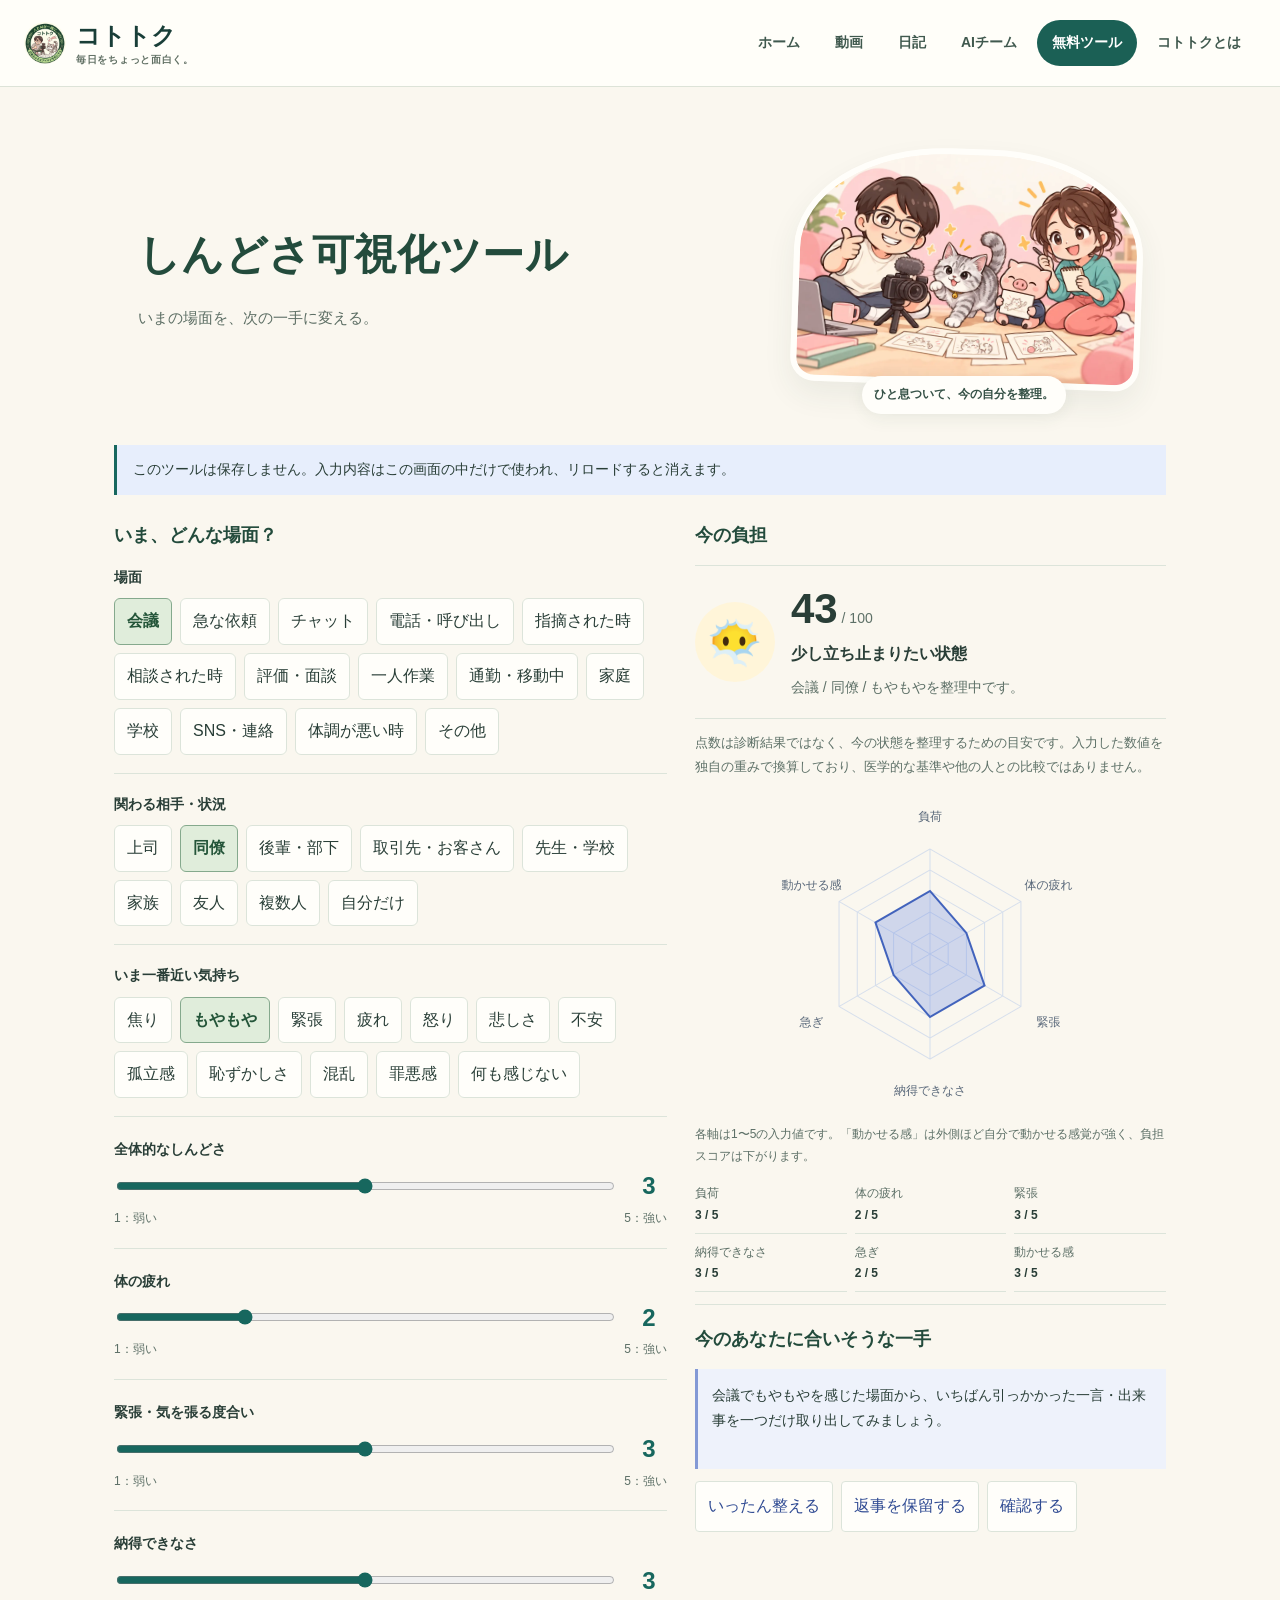
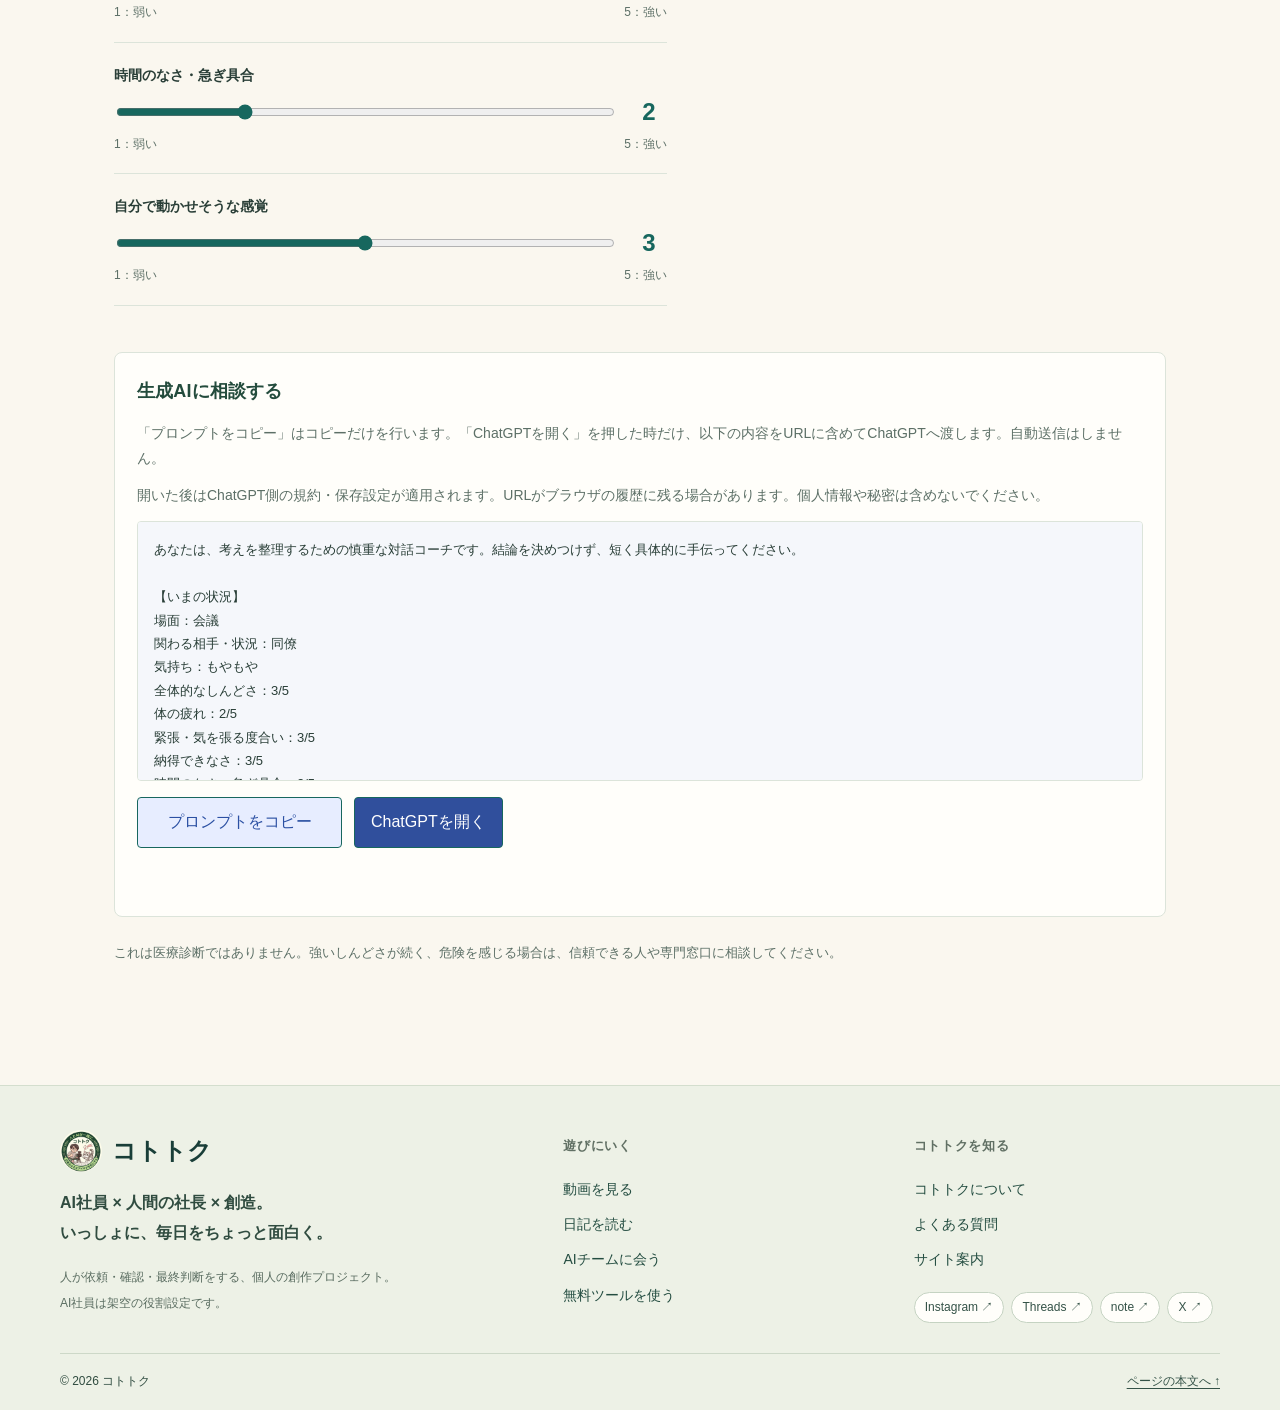
<file: shindosa_visualizer.html>
<!doctype html>
<html lang="ja">
<head>
<meta charset="utf-8">
<meta name="viewport" content="width=device-width,initial-scale=1">
<meta name="referrer" content="no-referrer">
<meta name="description" content="今の場面と気持ちを選び、負担の目安と次の一手を整理するツール。履歴の保存や自動送信はしません。医療診断ではありません。">
<meta property="og:url" content="https://tennistom17-source.github.io/kototoku-web/shindosa_visualizer.html">
<link rel="canonical" href="https://tennistom17-source.github.io/kototoku-web/shindosa_visualizer.html">
<link rel="icon" href="images/icon/favicon.png?v=3" type="image/png">
<title>しんどさ可視化ツール｜コトトク</title>
<style>
:root{color-scheme:light;--ink:#283342;--muted:#586779;--paper:#fff;--bg:#f5f7fb;--blue:#4263bc;--line:#d8dfeb;--green:#e9f7ee;--yellow:#fff5d9;--orange:#fff0e9;--red:#ffe9ed}
*{box-sizing:border-box}body{margin:0;font-family:"Yu Gothic","Meiryo",sans-serif;background:linear-gradient(180deg,#edf2fa 0,#f5f7fb 420px);color:var(--ink);line-height:1.65;letter-spacing:0}main{max-width:1100px;margin:auto;padding:24px 24px 48px}a{color:var(--blue);text-underline-offset:3px}button,input{font:inherit}button{cursor:pointer;touch-action:manipulation}button:focus-visible,input:focus-visible,a:focus-visible,[tabindex]:focus-visible{outline:3px solid #b87c0c;outline-offset:3px}h1,h2,p{overflow-wrap:anywhere}h1{font-size:28px;line-height:1.5;margin:16px 0 4px}h2{font-size:18px;margin:0 0 14px}.lead{color:var(--muted);margin:0 0 20px}.note{font-size:14px;background:#e7eefc;border-left:3px solid var(--blue);padding:12px 16px;margin:0 0 24px}.grid{display:grid;grid-template-columns:minmax(0,1.08fr) minmax(0,.92fr);gap:28px;align-items:start}.inputs,.results{min-width:0}.field{border:0;border-bottom:1px solid var(--line);padding:0 0 18px;margin:0 0 18px;min-width:0}.field legend,.field>label{font-size:14px;font-weight:700;margin-bottom:8px;padding:0}.chips{display:flex;flex-wrap:wrap;gap:8px}.chip{border:1px solid var(--line);border-radius:6px;background:var(--paper);min-height:44px;padding:8px 12px;color:var(--ink)}.chip.selected{background:#e2eafe;border-color:var(--blue);color:#274897;font-weight:700;box-shadow:inset 0 -3px 0 var(--blue)}.scale-key{display:flex;justify-content:space-between;font-size:12px;color:var(--muted);gap:12px}.range{display:flex;align-items:center;gap:14px;min-height:44px}.range input{min-width:0;flex:1;accent-color:var(--blue);height:36px}.num{width:36px;flex-shrink:0;text-align:center;font-size:24px;font-weight:800;color:var(--blue);font-variant-numeric:tabular-nums}.result{display:flex;align-items:center;gap:16px;padding:18px 0;border-block:1px solid var(--line);min-height:144px}.mascot{width:80px;height:80px;flex-shrink:0;border-radius:50%;display:grid;place-items:center;font-size:44px;background:var(--green)}.score{font-size:42px;font-weight:800;line-height:1.2;font-variant-numeric:tabular-nums}.score small{font-size:14px;color:var(--muted);font-weight:500}.state{font-weight:700;margin:6px 0}.hint{font-size:14px;color:var(--muted);margin:0}.score-note{font-size:13px;color:var(--muted);margin:12px 0}.chart{margin:16px 0}canvas{width:100%;max-width:380px;aspect-ratio:380/330;display:block;margin:auto}.chart figcaption{font-size:12px;color:var(--muted)}.chart-values{display:grid;grid-template-columns:repeat(3,minmax(0,1fr));gap:8px;margin:12px 0;font-size:12px}.chart-values div{border-bottom:1px solid var(--line);padding-bottom:6px}.chart-values dt{color:var(--muted)}.chart-values dd{margin:0;font-weight:700;font-variant-numeric:tabular-nums}.next{border-top:1px solid var(--line);padding-top:18px}.action{background:#eef2fb;border-left:3px solid #8399d5;padding:14px;font-size:14px;min-height:100px;overflow-wrap:anywhere}.actions{display:flex;flex-wrap:wrap;gap:8px;margin-top:12px}.actions button{border:1px solid var(--line);border-radius:4px;background:var(--paper);color:#304b93;padding:10px 12px;min-height:44px}.actions button[aria-pressed="true"]{background:#e2eafe;border-color:var(--blue)}.ai{margin-top:28px;padding:22px;background:var(--paper);border:1px solid var(--line);border-radius:8px}.ai p{font-size:14px;color:var(--muted);margin:0 0 12px}.prompt{white-space:pre-wrap;background:#f5f7fb;border:1px solid var(--line);border-radius:4px;padding:16px;font:13px/1.8 "Yu Gothic","Meiryo",sans-serif;max-height:260px;overflow:auto;overflow-wrap:anywhere;user-select:text}.ai-buttons{display:flex;flex-wrap:wrap;gap:12px;margin-top:16px}.ai-buttons button{border:1px solid var(--blue);border-radius:4px;padding:10px 16px;min-height:46px;font-weight:700}.copy{background:#e7edff;color:#2b50a3;min-width:205px}.open{background:#304f9c;color:#fff}.status{min-height:24px;margin-top:10px!important;font-size:13px!important}.privacy{font-size:13px;color:var(--muted);margin:24px 0 12px}.footer{font-size:13px;display:flex;flex-wrap:wrap;justify-content:space-between;gap:12px;border-top:1px solid var(--line);padding-top:18px}.sr-only{position:absolute;width:1px;height:1px;padding:0;margin:-1px;overflow:hidden;clip-path:inset(50%);white-space:nowrap}
@media(max-width:760px){main{padding:18px 16px 32px}.grid{grid-template-columns:1fr;gap:24px}h1{font-size:24px}.ai{padding:16px}.ai-buttons{display:grid;grid-template-columns:1fr}.copy{min-width:0}.result{gap:12px}.mascot{width:68px;height:68px;font-size:38px}.score{font-size:36px}.actions button{flex:1 1 120px}}
</style>
<link rel="stylesheet" href="assets/css/brand-theme.css?v=3">
</head>
<body class="brand-unified">
<a class="brand-skip" href="#main">本文へ移動</a><nav class="brand-nav" aria-label="メインナビゲーション"><div class="brand-nav-inner"><a class="brand-logo" href="index.html"><span class="brand-emblem" aria-hidden="true">✦</span><span>コトトク<small>毎日をちょっと面白く。</small></span></a><button class="brand-menu" type="button" aria-expanded="false" aria-controls="brand-navigation">メニュー ☰</button><div class="brand-links" id="brand-navigation"><a href="index.html">ホーム</a><a href="movie-lab.html">動画</a><a href="diary.html">日記</a><a href="ai-company.html">AIチーム</a><a href="index.html#tools" aria-current="page">無料ツール</a><a href="about.html">コトトクとは</a></div></div></nav>
<main id="main">
<header class="tool-heading brand-hero"><div class="brand-hero-grid"><div class="brand-hero-copy"><h1>しんどさ可視化ツール</h1>
<p class="lead">いまの場面を、次の一手に変える。</p></div><figure class="brand-page-art"><img src="assets/images/kototoku-creative-team.webp" alt="社長とあす君、ぶた仙人、AI社員が一緒に創作するイラスト" width="1536" height="1024"><figcaption>ひと息ついて、今の自分を整理。</figcaption></figure></div></header>
<p class="note">このツールは保存しません。入力内容はこの画面の中だけで使われ、リロードすると消えます。</p>
<noscript><p>このツールの利用にはJavaScriptを有効にしてください。</p></noscript>
<div class="grid">
<section class="inputs" aria-labelledby="input-title">
<h2 id="input-title">いま、どんな場面？</h2>
<form id="situation" autocomplete="off">
<fieldset class="field"><legend>場面</legend><div class="chips" id="scene"></div></fieldset>
<fieldset class="field"><legend>関わる相手・状況</legend><div class="chips" id="relation"></div></fieldset>
<fieldset class="field"><legend>いま一番近い気持ち</legend><div class="chips" id="feeling"></div></fieldset>
<div id="sliders"></div>
</form>
</section>
<section class="results" aria-labelledby="result-title">
<h2 id="result-title">今の負担</h2>
<div class="result" aria-live="polite" aria-atomic="true"><div class="mascot" id="mascot" aria-hidden="true">😶‍🌫️</div><div><div class="score"><span id="score">0</span><small> / 100</small></div><p class="state" id="state"></p><p class="hint" id="summary"></p></div></div>
<p class="score-note">点数は診断結果ではなく、今の状態を整理するための目安です。入力した数値を独自の重みで換算しており、医学的な基準や他の人との比較ではありません。</p>
<figure class="chart"><canvas id="radar" width="760" height="660" role="img" aria-label="今の状態のレーダーチャート" aria-describedby="chart-note chart-values"></canvas><figcaption id="chart-note">各軸は1〜5の入力値です。「動かせる感」は外側ほど自分で動かせる感覚が強く、負担スコアは下がります。</figcaption></figure>
<dl class="chart-values" id="chart-values"></dl>
<div class="next"><h2>今のあなたに合いそうな一手</h2><div class="action" id="action" aria-live="polite"></div><div class="actions"><button type="button" data-mode="pause" aria-pressed="false">いったん整える</button><button type="button" data-mode="hold" aria-pressed="false">返事を保留する</button><button type="button" data-mode="ask" aria-pressed="false">確認する</button></div></div>
</section>
</div>
<section class="ai" aria-labelledby="ai-title"><h2 id="ai-title">生成AIに相談する</h2>
<p>「プロンプトをコピー」はコピーだけを行います。「ChatGPTを開く」を押した時だけ、以下の内容をURLに含めてChatGPTへ渡します。自動送信はしません。</p>
<p>開いた後はChatGPT側の規約・保存設定が適用されます。URLがブラウザの履歴に残る場合があります。個人情報や秘密は含めないでください。</p>
<pre class="prompt" id="prompt" tabindex="0" aria-label="ChatGPT相談用プロンプト"></pre>
<div class="ai-buttons"><button type="button" class="copy" id="copy">プロンプトをコピー</button><button type="button" class="open" id="openChatGPT">ChatGPTを開く</button></div>
<p class="status" id="copy-status" role="status"></p>
</section>
<p class="privacy">これは医療診断ではありません。強いしんどさが続く、危険を感じる場合は、信頼できる人や専門窓口に相談してください。</p>

</main><footer class="brand-footer" data-brand-footer><div class="brand-footer-inner"><div class="brand-footer-intro"><a class="brand-logo" href="index.html"><span class="brand-emblem" aria-hidden="true">✦</span>コトトク</a><p>AI社員 × 人間の社長 × 創造。<br>いっしょに、毎日をちょっと面白く。</p><small>人が依頼・確認・最終判断をする、個人の創作プロジェクト。<br>AI社員は架空の役割設定です。</small></div><div><h2>遊びにいく</h2><a href="movie-lab.html">動画を見る</a><a href="diary.html">日記を読む</a><a href="ai-company.html">AIチームに会う</a><a href="index.html#tools">無料ツールを使う</a></div><div><h2>コトトクを知る</h2><a href="about.html">コトトクについて</a><a href="faq.html">よくある質問</a><a href="site-map.html">サイト案内</a><div class="brand-social"><a href="https://www.instagram.com/kototoku17/" target="_blank" rel="noopener noreferrer">Instagram ↗</a><a href="https://www.threads.com/@kototoku17" target="_blank" rel="noopener noreferrer">Threads ↗</a><a href="https://note.com/firm_broom4032" target="_blank" rel="noopener noreferrer">note ↗</a><a href="https://x.com/kototoku123" target="_blank" rel="noopener noreferrer">X ↗</a></div></div></div><div class="brand-footer-bottom">© 2026 コトトク <a href="#main">ページの本文へ ↑</a></div></footer>
<script>
'use strict';
const selectElement = selector => document.querySelector(selector);
const choices = {
  scene: ['会議','急な依頼','チャット','電話・呼び出し','指摘された時','相談された時','評価・面談','一人作業','通勤・移動中','家庭','学校','SNS・連絡','体調が悪い時','その他'],
  relation: ['上司','同僚','後輩・部下','取引先・お客さん','先生・学校','家族','友人','複数人','自分だけ'],
  feeling: ['焦り','もやもや','緊張','疲れ','怒り','悲しさ','不安','孤立感','恥ずかしさ','混乱','罪悪感','何も感じない']
};
const barDefinitions = [
  {id:'load', label:'全体的なしんどさ', axis:'負荷', initial:3, weight:25},
  {id:'fatigue', label:'体の疲れ', axis:'体の疲れ', initial:2, weight:15},
  {id:'tension', label:'緊張・気を張る度合い', axis:'緊張', initial:3, weight:17},
  {id:'unfair', label:'納得できなさ', axis:'納得できなさ', initial:3, weight:17},
  {id:'urgency', label:'時間のなさ・急ぎ具合', axis:'急ぎ', initial:2, weight:13},
  {id:'control', label:'自分で動かせそうな感覚', axis:'動かせる感', initial:3, weight:13}
];
const selected = {scene:'会議', relation:'同僚', feeling:'もやもや'};
let copyTimer;
let copyRequest = 0;

Object.entries(choices).forEach(([group, labels]) => {
  labels.forEach(label => {
    const button = document.createElement('button');
    button.type = 'button';
    button.className = 'chip';
    button.textContent = label;
    button.addEventListener('click', () => {
      selected[group] = label;
      update();
    });
    selectElement('#' + group).append(button);
  });
});
barDefinitions.forEach(({id, label, initial, axis}) => {
  const field = document.createElement('div');
  field.className = 'field';
  field.innerHTML = `<label for="${id}">${label}</label><div class="range"><input id="${id}" type="range" min="1" max="5" step="1" value="${initial}"><output class="num" id="${id}N" for="${id}">${initial}</output></div><div class="scale-key"><span>1：弱い</span><span>5：強い</span></div>`;
  selectElement('#sliders').append(field);
  selectElement('#' + id).addEventListener('input', update);
  const value = document.createElement('div');
  value.innerHTML = `<dt>${axis}</dt><dd id="${id}Value"></dd>`;
  selectElement('#chart-values').append(value);
});
selectElement('#situation').addEventListener('submit', event => event.preventDefault());

function val(id) {
  return Number(selectElement('#' + id).value);
}

function calculateScore(values) {
  const total = barDefinitions.reduce((sum, {id, weight}) => {
    const burden = id === 'control' ? 5 - values[id] : values[id] - 1;
    return sum + burden * weight;
  }, 0);
  return Math.min(100, Math.max(0, Math.round(total / 4)));
}

function update() {
  Object.keys(choices).forEach(group => {
    document.querySelectorAll('#' + group + ' .chip').forEach(button => {
      const active = selected[group] === button.textContent;
      button.classList.toggle('selected', active);
      button.setAttribute('aria-pressed', String(active));
    });
  });
  const values = Object.fromEntries(barDefinitions.map(({id}) => [id, val(id)]));
  const score = calculateScore(values);
  selectElement('#score').textContent = score;
  const levels = [
    {limit:38, text:'まだ余力がある状態', face:'🙂', color:'var(--green)'},
    {limit:60, text:'少し立ち止まりたい状態', face:'😶‍🌫️', color:'var(--yellow)'},
    {limit:80, text:'いったん負荷を下ろしたい状態', face:'🥺', color:'var(--orange)'},
    {limit:101, text:'無理を増やさないでほしい状態', face:'🫠', color:'var(--red)'}
  ];
  const level = levels.find(item => score < item.limit);
  selectElement('#state').textContent = level.text;
  selectElement('#mascot').textContent = level.face;
  selectElement('#mascot').style.background = level.color;
  selectElement('#summary').textContent = `${selected.scene} / ${selected.relation} / ${selected.feeling}を整理中です。`;
  barDefinitions.forEach(({id}) => {
    selectElement('#' + id + 'N').textContent = values[id];
    selectElement('#' + id + 'Value').textContent = values[id] + ' / 5';
  });
  draw(barDefinitions.map(({id}) => values[id]));
  document.querySelectorAll('.actions button').forEach(button => button.setAttribute('aria-pressed', 'false'));
  updateAction();
  updatePrompt();
  copyRequest += 1;
  clearTimeout(copyTimer);
  selectElement('#copy').textContent = 'プロンプトをコピー';
  selectElement('#copy-status').textContent = '';
}

function draw(values) {
  const canvas = selectElement('#radar');
  const context = canvas.getContext('2d');
  if (!context) return;
  context.setTransform(2, 0, 0, 2, 0, 0);
  context.clearRect(0, 0, 380, 330);
  const centerX = 190, centerY = 160, radius = 105;
  const point = (index, distance) => {
    const angle = -Math.PI / 2 + index * Math.PI / 3;
    return [centerX + Math.cos(angle) * distance, centerY + Math.sin(angle) * distance];
  };
  context.lineWidth = 1;
  for (let ring = 1; ring <= 5; ring++) {
    context.beginPath();
    values.forEach((value, index) => {
      const position = point(index, radius * ring / 5);
      if (index === 0) context.moveTo(...position);
      else context.lineTo(...position);
    });
    context.closePath();
    context.strokeStyle = '#d5deec';
    context.stroke();
  }
  barDefinitions.forEach(({axis}, index) => {
    context.beginPath();
    context.moveTo(centerX, centerY);
    context.lineTo(...point(index, radius));
    context.stroke();
    context.fillStyle = '#586779';
    context.font = '12px Meiryo, sans-serif';
    context.textAlign = 'center';
    context.textBaseline = 'middle';
    context.fillText(axis, ...point(index, radius + 32));
  });
  context.beginPath();
  values.forEach((value, index) => {
    const position = point(index, radius * value / 5);
    if (index === 0) context.moveTo(...position);
    else context.lineTo(...position);
  });
  context.closePath();
  context.fillStyle = '#5b7ce044';
  context.fill();
  context.strokeStyle = '#4263bc';
  context.lineWidth = 2;
  context.stroke();
}

function updateAction() {
  let text;
  if (val('load') >= 4 && val('control') <= 2) text = '今は解決を急がず、「何が起きたか」「今すぐ決めること」を分けるところから始めましょう。';
  else if (val('urgency') >= 4) text = '急ぎを一人で抱えず、期限・優先順位・手伝いの要否を一つずつ確認してみましょう。';
  else if (val('unfair') >= 4) text = '「納得できない点」と「今すぐ対応が必要な点」を分けて、前者は一度メモに逃がしてみましょう。';
  else if (val('tension') >= 4) text = '言いたいことを一文だけ下書きしてから、話す・送るを選びましょう。';
  else if (val('fatigue') >= 4) text = '今の作業を小さく区切り、休める時間や、後に回せることを一つ確かめてみましょう。';
  else if (selected.scene === '急な依頼') text = '返事の前に、目的・期限・優先順位のどれか一つだけ確認してみましょう。';
  else text = `${selected.scene}で${selected.feeling}を感じた場面から、いちばん引っかかった一言・出来事を一つだけ取り出してみましょう。`;
  selectElement('#action').textContent = text;
}

function makePrompt() {
  const numbers = barDefinitions.map(({id, label}) => `${label}：${val(id)}/5`).join('\n');
  return `あなたは、考えを整理するための慎重な対話コーチです。結論を決めつけず、短く具体的に手伝ってください。\n\n【いまの状況】\n場面：${selected.scene}\n関わる相手・状況：${selected.relation}\n気持ち：${selected.feeling}\n${numbers}\n\n【お願い】\nまず確認質問を2つだけしてください。その後、今すぐ取れる小さな選択肢を2〜3個示してください。相手を悪者に決めつけず、私が無理を増やさずに済む言い方や行動を優先してください。医療診断はしないでください。`;
}
function updatePrompt() {
  selectElement('#prompt').textContent = makePrompt();
}
async function copyPrompt() {
  const request = ++copyRequest;
  try {
    if (!navigator.clipboard || !navigator.clipboard.writeText) throw new Error('Clipboard unavailable');
    await navigator.clipboard.writeText(makePrompt());
    if (request !== copyRequest) return;
    selectElement('#copy').textContent = 'コピーしました';
    selectElement('#copy-status').textContent = '相談用プロンプトをコピーしました。';
    clearTimeout(copyTimer);
    copyTimer = setTimeout(() => { selectElement('#copy').textContent = 'プロンプトをコピー'; }, 1800);
  } catch {
    if (request !== copyRequest) return;
    selectElement('#copy-status').textContent = 'コピーできませんでした。上のプロンプトを選択してコピーしてください。';
    selectElement('#prompt').focus();
  }
}
selectElement('#copy').addEventListener('click', copyPrompt);
selectElement('#openChatGPT').addEventListener('click', () => {
  window.open('https://chatgpt.com/?q=' + encodeURIComponent(makePrompt()), '_blank', 'noopener,noreferrer');
  void copyPrompt();
});
const actions = {
  pause: '少し画面から目を離して、楽な姿勢でゆっくり息をしてみましょう。移動中は周囲の安全を優先してください。',
  hold: '「内容を確認してから返します」と、一度保留する言い方を用意してみましょう。',
  ask: '「目的と期限を確認させてください」と、ひとつだけ尋ねる準備をしてみましょう。'
};
document.querySelectorAll('.actions button').forEach(button => button.addEventListener('click', () => {
  selectElement('#action').textContent = actions[button.dataset.mode];
  document.querySelectorAll('.actions button').forEach(item => item.setAttribute('aria-pressed', String(item === button)));
}));
function resetInputs() {
  Object.assign(selected, {scene:'会議', relation:'同僚', feeling:'もやもや'});
  barDefinitions.forEach(({id, initial}) => { selectElement('#' + id).value = initial; });
  update();
}
window.addEventListener('pageshow', resetInputs);
resetInputs();
</script>
<script src="assets/js/brand-shell.js" defer></script>
</body>
</html>
</file>
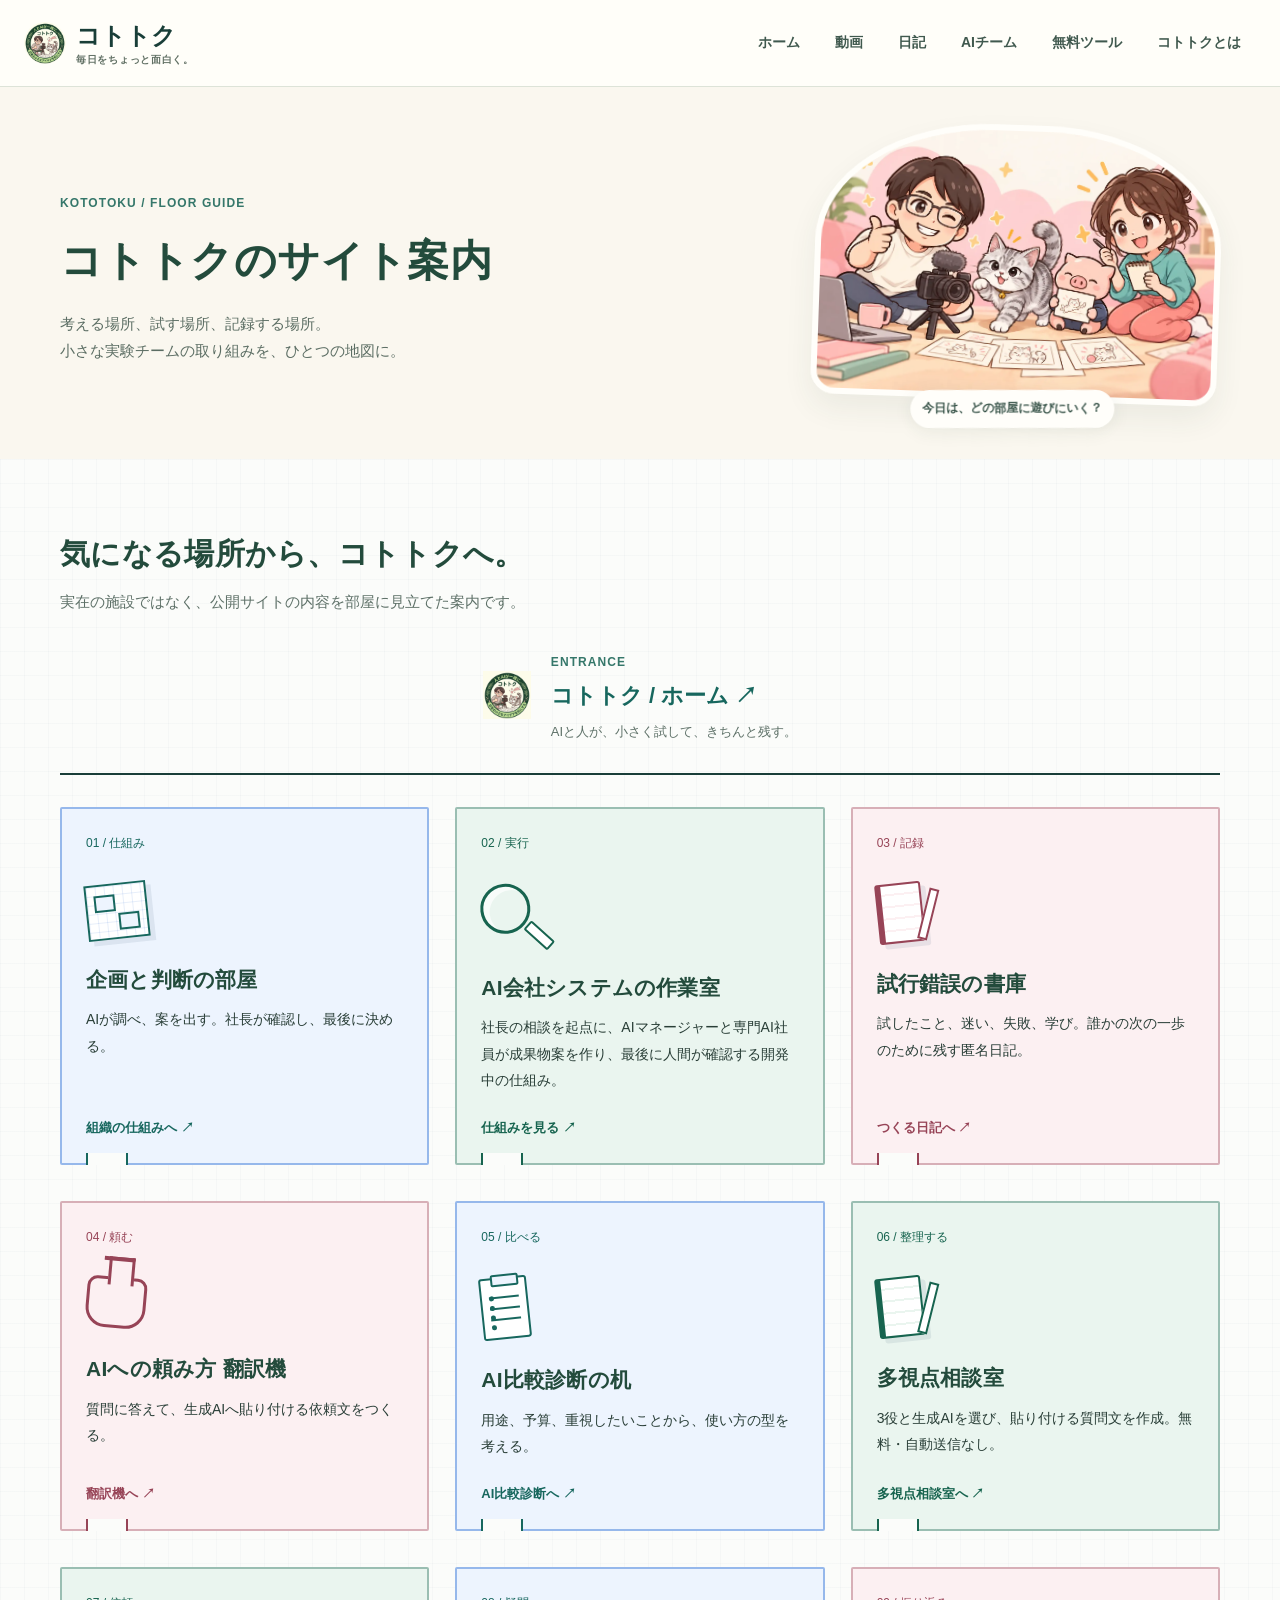
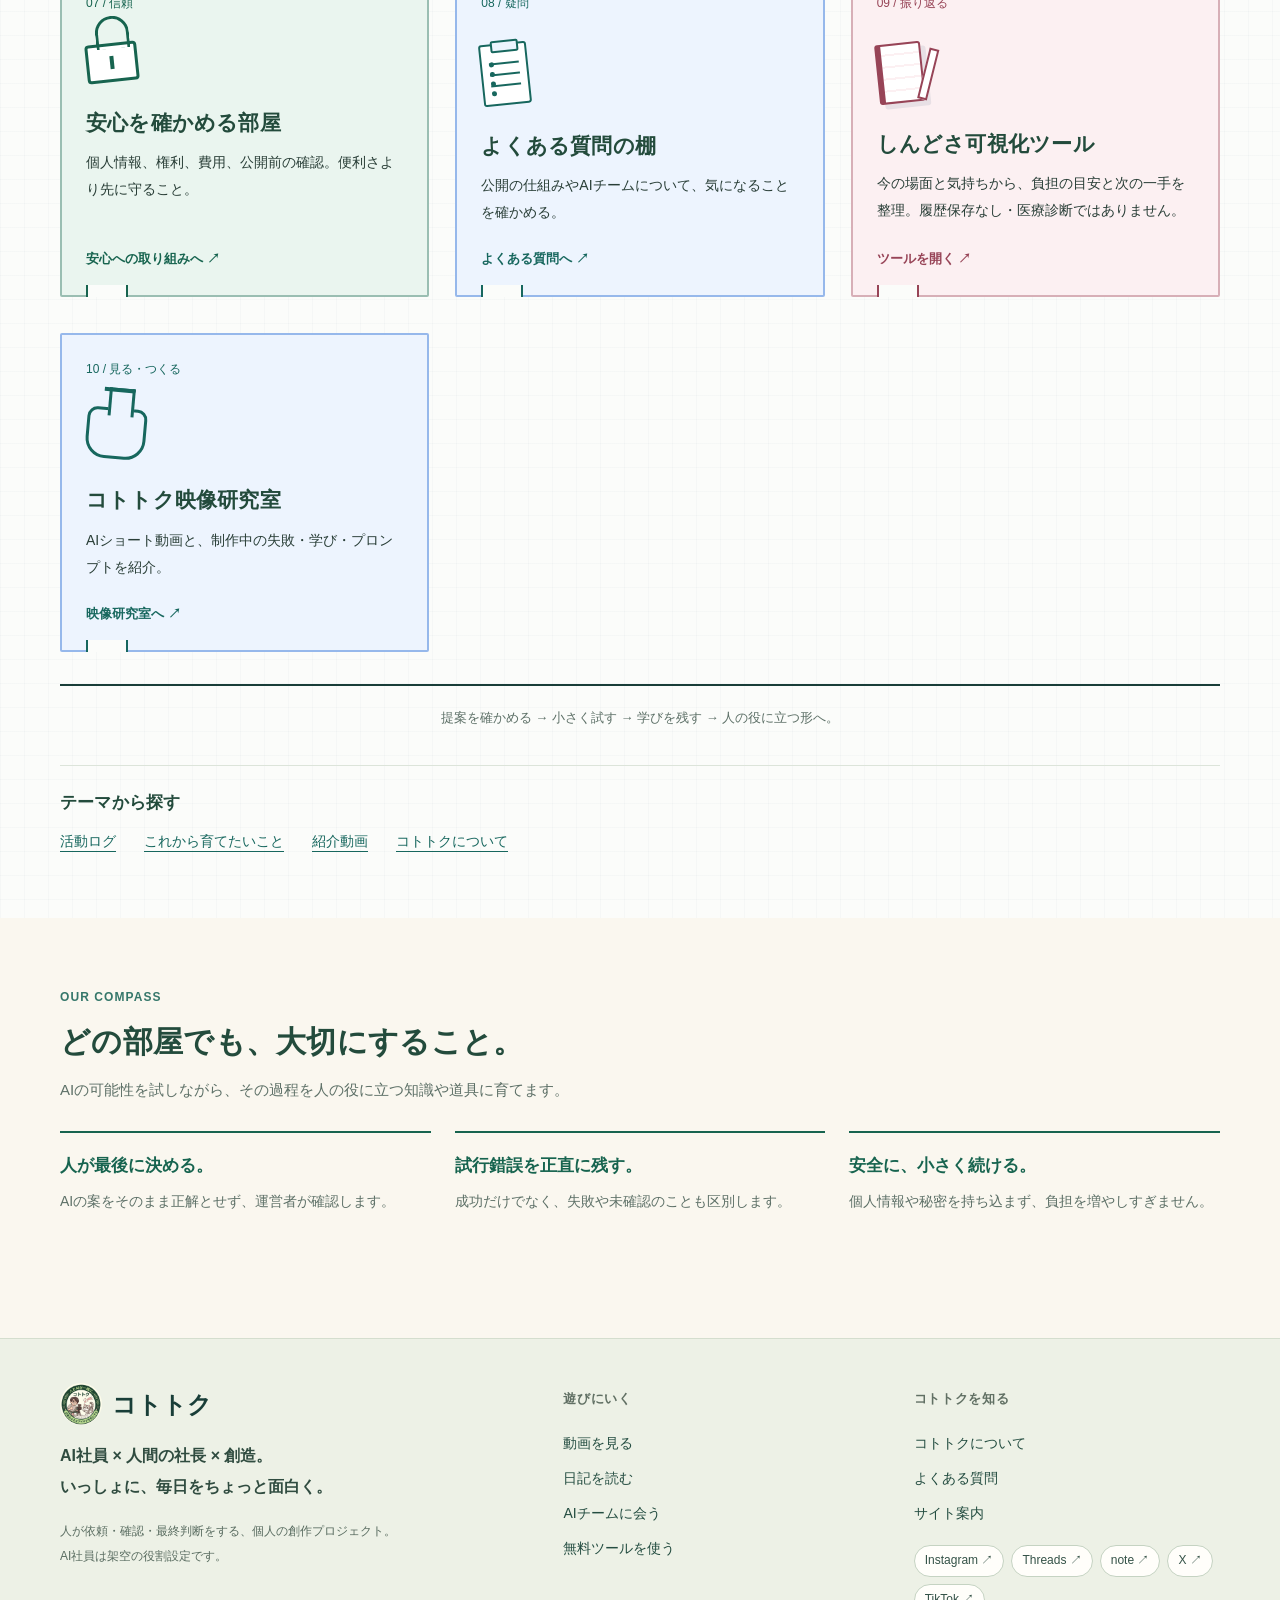
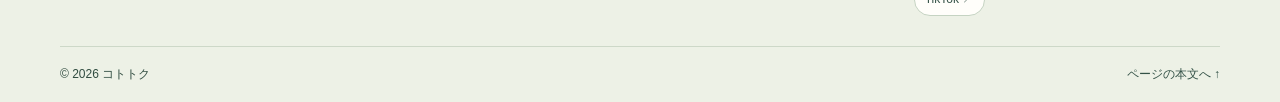
<file: site-map.html>
<!doctype html>
<html lang="ja">
<head>
<meta charset="utf-8"><meta name="viewport" content="width=device-width,initial-scale=1">
<script async src="https://www.googletagmanager.com/gtag/js?id=G-03WXT4R2F9"></script>
<script>
window.dataLayer = window.dataLayer || [];
function gtag(){dataLayer.push(arguments);}
gtag("js", new Date());
gtag("config", "G-03WXT4R2F9");
</script>
<meta name="description" content="コトトクのサイト案内。AIチームの仕組み、匿名日記、小さなツール、安心への取り組みへ、フロアマップのように見渡せる入口です。">
<meta property="og:url" content="https://tennistom17-source.github.io/kototoku-web/site-map.html">
<link rel="canonical" href="https://tennistom17-source.github.io/kototoku-web/site-map.html">
<meta name="theme-color" content="#0649a9">
<title>サイト案内｜コトトク</title>
<link rel="icon" href="favicon.ico?v=3" sizes="any">
<link rel="icon" href="images/icon/favicon.png?v=3" type="image/png">
<link rel="apple-touch-icon" href="apple-touch-icon.png?v=3">
<link rel="manifest" href="site.webmanifest">
<link rel="stylesheet" href="site.css">
<link rel="stylesheet" href="assets/css/brand-theme.css?v=3">
</head>
<body class="site-guide brand-unified">
<a class="skip-link" href="#main">本文へ移動</a>
<nav class="brand-nav" aria-label="メインナビゲーション"><div class="brand-nav-inner"><a class="brand-logo" href="index.html"><span class="brand-emblem" aria-hidden="true">✦</span><span>コトトク<small>毎日をちょっと面白く。</small></span></a><button class="brand-menu" type="button" aria-expanded="false" aria-controls="brand-navigation">メニュー ☰</button><div class="brand-links" id="brand-navigation"><a href="index.html">ホーム</a><a href="movie-lab.html">動画</a><a href="diary.html">日記</a><a href="ai-company.html">AIチーム</a><a href="index.html#tools">無料ツール</a><a href="about.html">コトトクとは</a></div></div></nav>
<header class="page-hero brand-hero"><div class="brand-hero-grid"><div class="brand-hero-copy"><div class="wrap">
<span class="kicker">KOTOTOKU / FLOOR GUIDE</span>
<h1>コトトクのサイト案内</h1>
<p>考える場所、試す場所、記録する場所。<br>小さな実験チームの取り組みを、ひとつの地図に。</p>
</div></div><figure class="brand-page-art"><img src="assets/images/kototoku-creative-team.webp" alt="社長とあす君、ぶた仙人、AI社員が一緒に創作するイラスト" width="1536" height="1024"><figcaption>今日は、どの部屋に遊びにいく？</figcaption></figure></div></header>
<main id="main">
<section class="guide-section" aria-labelledby="guide-title"><div class="wrap">
<div class="section-head"><h2 id="guide-title">気になる場所から、コトトクへ。</h2><p>実在の施設ではなく、公開サイトの内容を部屋に見立てた案内です。</p></div>
<figure class="floor-guide">
<div class="guide-entrance"><img src="images/icon/favicon.png?v=3" width="48" height="48" alt="" aria-hidden="true"><div><span class="kicker">ENTRANCE</span><a href="index.html">コトトク / ホーム <span aria-hidden="true">↗</span></a><p>AIと人が、小さく試して、きちんと残す。</p></div></div>
<div class="floor-rooms">
<a class="floor-room" href="about.html#organization"><span class="room-number">01 / 仕組み</span><span class="object-art object-plan" aria-hidden="true"></span><h3>企画と判断の部屋</h3><p>AIが調べ、案を出す。社長が確認し、最後に決める。</p><span class="room-destination">組織の仕組みへ <span aria-hidden="true">↗</span></span></a>
<a class="floor-room room-green" href="ai-company.html"><span class="room-number">02 / 実行</span><span class="object-art object-search" aria-hidden="true"></span><h3>AI会社システムの作業室</h3><p>社長の相談を起点に、AIマネージャーと専門AI社員が成果物案を作り、最後に人間が確認する開発中の仕組み。</p><span class="room-destination">仕組みを見る <span aria-hidden="true">↗</span></span></a>
<a class="floor-room room-rose" href="diary.html"><span class="room-number">03 / 記録</span><span class="object-art object-notebook" aria-hidden="true"></span><h3>試行錯誤の書庫</h3><p>試したこと、迷い、失敗、学び。誰かの次の一歩のために残す匿名日記。</p><span class="room-destination">つくる日記へ <span aria-hidden="true">↗</span></span></a>
<a class="floor-room room-rose" href="ai-prompt-translator.html"><span class="room-number">04 / 頼む</span><span class="object-art object-flask" aria-hidden="true"></span><h3>AIへの頼み方 翻訳機</h3><p>質問に答えて、生成AIへ貼り付ける依頼文をつくる。</p><span class="room-destination">翻訳機へ <span aria-hidden="true">↗</span></span></a>
<a class="floor-room" href="ai-model-compare.html"><span class="room-number">05 / 比べる</span><span class="object-art object-checklist" aria-hidden="true"></span><h3>AI比較診断の机</h3><p>用途、予算、重視したいことから、使い方の型を考える。</p><span class="room-destination">AI比較診断へ <span aria-hidden="true">↗</span></span></a>
<a class="floor-room room-green" href="life-consultation.html"><span class="room-number">06 / 整理する</span><span class="object-art object-notebook" aria-hidden="true"></span><h3>多視点相談室</h3><p>3役と生成AIを選び、貼り付ける質問文を作成。無料・自動送信なし。</p><span class="room-destination">多視点相談室へ <span aria-hidden="true">↗</span></span></a>
<a class="floor-room room-green" href="about.html#policy"><span class="room-number">07 / 信頼</span><span class="object-art object-lock" aria-hidden="true"></span><h3>安心を確かめる部屋</h3><p>個人情報、権利、費用、公開前の確認。便利さより先に守ること。</p><span class="room-destination">安心への取り組みへ <span aria-hidden="true">↗</span></span></a>
<a class="floor-room" href="faq.html"><span class="room-number">08 / 疑問</span><span class="object-art object-checklist" aria-hidden="true"></span><h3>よくある質問の棚</h3><p>公開の仕組みやAIチームについて、気になることを確かめる。</p><span class="room-destination">よくある質問へ <span aria-hidden="true">↗</span></span></a>
<a class="floor-room room-rose" href="shindosa_visualizer.html"><span class="room-number">09 / 振り返る</span><span class="object-art object-notebook" aria-hidden="true"></span><h3>しんどさ可視化ツール</h3><p>今の場面と気持ちから、負担の目安と次の一手を整理。履歴保存なし・医療診断ではありません。</p><span class="room-destination">ツールを開く <span aria-hidden="true">↗</span></span></a>
<a class="floor-room" href="movie-lab.html"><span class="room-number">10 / 見る・つくる</span><span class="object-art object-flask" aria-hidden="true"></span><h3>コトトク映像研究室</h3><p>AIショート動画と、制作中の失敗・学び・プロンプトを紹介。</p><span class="room-destination">映像研究室へ <span aria-hidden="true">↗</span></span></a>
</div>
<figcaption>提案を確かめる → 小さく試す → 学びを残す → 人の役に立つ形へ。</figcaption>
</figure>
<div class="guide-index"><h3>テーマから探す</h3><ul><li><a href="about.html#activity">活動ログ</a></li><li><a href="about.html#possibilities">これから育てたいこと</a></li><li><a href="index.html#film">紹介動画</a></li><li><a href="about.html">コトトクについて</a></li></ul></div>
</div></section>
<section class="guide-principles" aria-labelledby="principles-title"><div class="wrap">
<div class="section-head"><span class="kicker">OUR COMPASS</span><h2 id="principles-title">どの部屋でも、大切にすること。</h2><p>AIの可能性を試しながら、その過程を人の役に立つ知識や道具に育てます。</p></div>
<ul><li><strong>人が最後に決める。</strong>AIの案をそのまま正解とせず、運営者が確認します。</li><li><strong>試行錯誤を正直に残す。</strong>成功だけでなく、失敗や未確認のことも区別します。</li><li><strong>安全に、小さく続ける。</strong>個人情報や秘密を持ち込まず、負担を増やしすぎません。</li></ul>
</div></section>
</main>
<footer class="brand-footer" data-brand-footer><div class="brand-footer-inner"><div class="brand-footer-intro"><a class="brand-logo" href="index.html"><span class="brand-emblem" aria-hidden="true">✦</span>コトトク</a><p>AI社員 × 人間の社長 × 創造。<br>いっしょに、毎日をちょっと面白く。</p><small>人が依頼・確認・最終判断をする、個人の創作プロジェクト。<br>AI社員は架空の役割設定です。</small></div><div><h2>遊びにいく</h2><a href="movie-lab.html">動画を見る</a><a href="diary.html">日記を読む</a><a href="ai-company.html">AIチームに会う</a><a href="index.html#tools">無料ツールを使う</a></div><div><h2>コトトクを知る</h2><a href="about.html">コトトクについて</a><a href="faq.html">よくある質問</a><a href="site-map.html">サイト案内</a><div class="brand-social"><a href="https://www.instagram.com/kototoku17/" target="_blank" rel="noopener noreferrer">Instagram ↗</a><a href="https://www.threads.com/@kototoku17" target="_blank" rel="noopener noreferrer">Threads ↗</a><a href="https://note.com/firm_broom4032" target="_blank" rel="noopener noreferrer">note ↗</a><a href="https://x.com/kototoku123" target="_blank" rel="noopener noreferrer">X ↗</a></div></div></div><div class="brand-footer-bottom">© 2026 コトトク <a href="#main">ページの本文へ ↑</a></div></footer>
<script src="site.js" defer></script>
<script src="assets/js/brand-shell.js" defer></script>
</body></html>
</file>
<file: site.css>
:root{--blue:#0753ca;--deep:#12375a;--sky:#eef5ff;--ink:#202a32;--muted:#566572;--line:#dce4e9;--soft:#f5f8fa;--white:#fff}
*{box-sizing:border-box}
html{scroll-behavior:smooth}
body{margin:0;color:var(--ink);background:var(--white);font-family:"Yu Gothic","Hiragino Kaku Gothic ProN",Meiryo,sans-serif;line-height:1.8;font-size:16px;letter-spacing:0;overflow-wrap:anywhere}
a{color:inherit;text-decoration:none}
a,button{-webkit-tap-highlight-color:transparent}
a:focus-visible,button:focus-visible,video:focus-visible{outline:3px solid var(--blue);outline-offset:5px}
[id]{scroll-margin-top:100px}
.wrap{width:min(1120px,calc(100% - 64px));margin:auto}
.skip-link{position:absolute;left:-999px;top:0;background:var(--blue);color:#fff;padding:10px 16px;z-index:100}
.skip-link:focus{left:12px;top:12px}
nav{position:sticky;top:0;z-index:20;background:rgba(255,255,255,.97);border-bottom:1px solid var(--line);backdrop-filter:blur(12px)}
nav .wrap{min-height:80px;display:flex;align-items:center;gap:20px;flex-wrap:wrap;padding:8px 0}
.brand{display:flex;align-items:center;gap:10px}
.symbol{position:relative;width:34px;height:34px;border:2px solid var(--blue);border-radius:50%;flex:none}
.symbol:before,.symbol:after{content:"";position:absolute;background:var(--blue)}
.symbol:before{width:14px;height:3px;left:8px;top:14px}
.symbol:after{width:3px;height:14px;left:14px;top:8px}
.brand b{display:block;color:var(--blue);font-size:22px}
.brand small{display:block;color:var(--muted);font-size:10px}
.navlinks{display:flex;gap:16px;flex-wrap:wrap;font-weight:700;font-size:13px;margin-left:auto}
.navlinks a{display:inline-block;padding:10px 0;border-bottom:2px solid transparent}
.navlinks a:hover,.navlinks a[aria-current="page"]{color:var(--blue);border-bottom-color:var(--blue)}
.menu{display:none;margin-left:auto;width:44px;height:44px;border:1px solid var(--line);border-radius:4px;background:none;color:var(--blue);font-size:24px;line-height:1;cursor:pointer}
.page-hero{padding:52px 0 40px;background:#fff;border-bottom:1px solid var(--line)}
.kicker,.linkcard small,.card small{color:var(--blue);font-family:"Bahnschrift","Yu Gothic",sans-serif;font-size:12px;font-weight:700}
.page-hero h1{margin:16px 0;font-size:38px;line-height:1.4}
.page-hero p{max-width:680px;color:var(--muted);font-size:15px;margin:0}
.home .page-hero{padding:52px 0 32px;background:#f3f8fc url("images/movie/intro-poster.jpg") center 48%/cover;position:relative;isolation:isolate}
.home .page-hero:before{content:"";position:absolute;inset:0;background:rgba(255,255,255,.89);z-index:-1}
.hero-meta{display:flex;justify-content:space-between;gap:16px;align-items:center}
.hero-status{font-size:12px;color:var(--muted);display:flex;align-items:center;gap:8px}
.hero-status:before{content:"";width:6px;height:6px;background:#16806a;border-radius:50%;flex:none}
.home .page-hero h1{font-size:72px;font-weight:800;line-height:1.18;margin:26px 0 12px;color:var(--blue)}
.hero-tagline{font-size:36px;line-height:1.5;font-weight:700;margin:0 0 22px}
.hero-bottom{display:flex;justify-content:space-between;align-items:end;gap:28px;margin-top:28px}
.hero-actions{display:flex;gap:20px;align-items:center;flex-wrap:wrap}
.primary-link{display:inline-flex;align-items:center;justify-content:center;background:var(--blue);color:#fff;padding:12px 20px;border-radius:4px;font-size:14px;font-weight:700}
.primary-link:hover{background:#063e96}
.text-link{font-size:14px;font-weight:700;color:var(--blue);text-decoration:underline;text-underline-offset:5px}
.hero-index{font:12px "Bahnschrift",sans-serif;color:var(--muted)}
main section{padding:64px 0}
.section-head h2{font-size:30px;line-height:1.5;margin:8px 0 12px}
.section-head p{max-width:700px;margin:0 0 28px;color:var(--muted);font-size:15px}
.section-topline{display:flex;justify-content:space-between;gap:16px;align-items:center}
.section-number{font:12px "Bahnschrift",sans-serif;color:var(--muted)}
.film-section{background:var(--soft)}
.film-section .section-head{max-width:800px}
.film{margin:0}
.film video{display:block;width:100%;height:auto;aspect-ratio:16/9;object-fit:contain;background:#18232d;border:1px solid #34434d;border-radius:8px;box-shadow:0 16px 40px #14365412}
.film-caption{display:grid;grid-template-columns:1fr 1.4fr;gap:32px;padding-top:24px}
.film-caption h3{margin:0 0 6px;font-size:18px}
.film-caption p{margin:0;font-size:14px;color:var(--muted)}
.film-caption a{color:var(--blue);text-decoration:underline;text-underline-offset:3px}
.film-error{padding:14px 18px;border-left:3px solid var(--blue);background:#fff;color:var(--deep);font-size:14px}
#about .wrap{display:grid;grid-template-columns:1fr 1.4fr;gap:56px}
#about .section-head p{margin:0}
.about-copy p{margin:0 0 16px;color:var(--muted);font-size:15px}
.about-note{display:flex;gap:20px;flex-wrap:wrap;padding-top:18px;border-top:1px solid var(--line);font-size:12px;color:var(--deep)}
.business{border-top:1px solid var(--line)}
.linkcards{display:grid;grid-template-columns:repeat(4,1fr);border-top:1px solid var(--line);border-bottom:1px solid var(--line)}
.linkcard{display:flex;flex-direction:column;gap:10px;border-right:1px solid var(--line);padding:28px 24px;min-height:230px;transition:background .2s}
.linkcard:first-child{padding-left:0}
.linkcard:last-child{border-right:0}
.linkcard:hover{background:var(--sky)}
.linkcard h3{margin:0;font-size:18px}
.linkcard p{margin:0;color:var(--muted);font-size:14px;flex:1}
.linkcard .go{color:var(--blue);font-size:13px;font-weight:700;margin-top:20px}
.linkcard .go:after{content:"\00a0 \2197"}
#tools{background:var(--soft)}
.cards{display:grid;grid-template-columns:repeat(3,1fr);gap:20px}
.cards.cards-4{grid-template-columns:repeat(4,1fr)}
.card{display:flex;flex-direction:column;padding:28px;background:#fff;border:1px solid var(--line);border-radius:8px}
.card small{color:var(--muted)}
.card h3{margin:8px 0 10px;font-size:18px}
.card p{margin:0;color:var(--muted);font-size:14px;flex:1}
.tag-soon{margin-top:16px;display:inline-flex;align-items:center;padding:3px 9px;background:#edf2f5;color:var(--muted);font-size:11px;font-weight:700;border-radius:3px;width:max-content}
#policy .cards{gap:24px}
#policy .card{border:0;border-top:2px solid var(--line);padding:22px 0;border-radius:0}
#policy .card small{color:var(--blue)}
.notice-box{margin:18px 0 0;padding:22px 24px;border-left:2px solid var(--blue);background:var(--soft);color:var(--deep);font-size:13px}
.notice-box p{margin:0 0 6px}.notice-box p:last-child{margin-bottom:0}
article.post{max-width:760px;margin:0 auto}
article.post h2{font-size:28px;margin:0 0 10px;line-height:1.5}
article.post .meta{color:var(--muted);font-size:13px;margin-bottom:28px}
article.post h3{margin:36px 0 12px;font-size:19px;color:var(--deep)}
article.post p{margin:0 0 20px}
article.post ol,article.post ul{padding-left:1.3em;margin:0 0 20px}
article.post li{margin-bottom:8px}
.post-media{display:grid;gap:14px;margin:28px 0}.post-media img,.post-media video{display:block;width:100%;max-height:70vh;object-fit:contain;background:var(--soft)}
.post-footnote,.source-note{margin-top:32px;padding:20px;background:var(--soft);border-left:2px solid var(--line);color:var(--muted);font-size:13px}
.org-chart{display:grid;grid-template-columns:repeat(3,1fr);gap:14px;margin:26px 0 10px}
.org-dept{padding:18px;background:var(--soft);border-top:2px solid var(--line);text-align:center;font-weight:700;color:var(--deep)}
.staff-grid{display:grid;grid-template-columns:repeat(2,1fr);gap:20px;margin-top:10px}
.staff-card{display:flex;gap:20px;padding:24px;background:#fff;border:1px solid var(--line);border-radius:8px}
.staff-avatar{flex:none;width:74px;height:74px;object-fit:cover;border-radius:4px}
.staff-body{min-width:0}.staff-body h3{margin:0 0 2px;font-size:18px}
.staff-body .dept{color:var(--blue);font-size:12px;font-weight:700;margin-bottom:2px}
.staff-body .age{color:var(--muted);font-size:12px;margin-bottom:10px}
.staff-body dl{margin:0}.staff-body dt{font-weight:700;font-size:12px;color:var(--deep);margin-top:8px}
.staff-body dd{margin:2px 0 0;color:var(--muted);font-size:13px}
.faq-list{margin:0;max-width:880px}
.faq-item{border-top:1px solid var(--line);padding:26px 0}
.faq-item:last-child{border-bottom:1px solid var(--line)}
.faq-item .q{font-weight:700;font-size:16px;margin:0 0 12px;color:var(--deep)}
.faq-item .a{margin:0;color:var(--muted);font-size:14px}
.faq-item .a a{color:var(--blue);text-decoration:underline;text-underline-offset:3px}
footer{background:#f1f5f8;border-top:1px solid var(--line)}
.footer-main{display:grid;grid-template-columns:1.4fr repeat(3,1fr);gap:36px;padding:48px 0}
.footer-main>div:first-child>b{font-size:24px;color:var(--blue)}
.footer-main p,.footer-main a{color:var(--muted);font-size:13px}
.footer-main a:hover{color:var(--blue);text-decoration:underline}
.footer-col b,.footer-col a{display:block;margin-bottom:10px}.footer-col b{font-size:13px}
.footer-bottom{display:flex;justify-content:space-between;flex-wrap:wrap;gap:8px;padding:18px 0 26px;border-top:1px solid var(--line);color:var(--muted);font-size:11px}
.social-follow{background:var(--sky);border-bottom:1px solid var(--line)}
.social-follow .wrap{display:flex;align-items:center;justify-content:space-between;gap:24px;padding:28px 0}
.social-follow h2{margin:0;color:var(--deep);font-size:20px;line-height:1.5}
.social-follow p{margin:3px 0 0;color:var(--muted);font-size:13px}
.social-links{display:flex;flex-wrap:wrap;gap:10px}
.social-link{display:inline-flex;align-items:center;justify-content:center;width:44px;height:44px;border:1px solid #0753ca3d;border-radius:50%;background:var(--white);color:var(--blue);transition:background .2s,color .2s,border-color .2s,transform .2s}
.social-link svg{display:block;width:21px;height:21px;fill:none;stroke:currentColor;stroke-width:1.8;stroke-linecap:round;stroke-linejoin:round}
.social-link-instagram svg{stroke-width:1.9}.social-link-instagram .social-icon-dot{fill:currentColor;stroke:none}
.social-link-threads svg,.social-link-x svg{fill:currentColor;stroke:none}
.social-link img{display:block;width:36px;height:36px;border-radius:50%}
.social-link:hover{background:var(--blue);border-color:var(--blue);color:var(--white);transform:translateY(-2px)}
.footer-social{display:flex;justify-content:flex-end;padding:18px 0;border-top:1px solid var(--line)}
.compact-footer-social{width:min(1120px,calc(100% - 64px));margin:auto}
.social-links-footer{gap:8px}.social-links-footer .social-link{width:40px;height:40px}
.home{--green:#17644f;--mint:#eaf5ef;--rose:#974457;--blush:#fcf0f2;--paper:#fbfcfa}
.guide-section{background-color:#fbfcfa;background-image:linear-gradient(#12375a06 1px,transparent 1px),linear-gradient(90deg,#12375a06 1px,transparent 1px);background-size:24px 24px}
.site-guide h1,.site-guide h2,.floor-room h3{font-family:"Yu Mincho","Hiragino Mincho ProN",serif}
.floor-guide{margin:32px 0 0}
.guide-entrance{display:flex;align-items:center;justify-content:center;gap:20px;padding:0 0 30px;text-align:left;border-bottom:2px solid var(--deep)}
.guide-entrance img{flex:none;object-fit:contain}
.guide-entrance a{display:block;color:var(--blue);font-size:22px;font-weight:700}
.guide-entrance p{font-size:13px;color:var(--muted);margin:4px 0 0}
.floor-rooms{display:grid;grid-template-columns:repeat(3,minmax(0,1fr));gap:36px 26px;padding:32px 0;border-bottom:2px solid var(--deep)}
.floor-room{--object-wash:#edf4fe;display:flex;flex-direction:column;position:relative;min-width:0;min-height:300px;padding:24px;color:var(--blue);background:var(--object-wash);border:2px solid #0753ca60;border-radius:2px}
.floor-room:after{content:"";position:absolute;bottom:-2px;left:24px;width:38px;height:12px;background:#fbfcfa;border-inline:2px solid currentColor}
.floor-room:hover{border-color:currentColor;box-shadow:inset 0 0 0 1px currentColor}
.floor-room:focus-visible{outline-offset:5px}
.room-green{--object-wash:#eaf5ef;color:#17644f;border-color:#17644f60}
.room-rose{--object-wash:#fcf0f2;color:#974457;border-color:#97445760}
.room-number{display:flex;align-items:center;flex-wrap:wrap;gap:10px;font:12px/1.8 "Bahnschrift","Yu Gothic",sans-serif}
.room-status{font:700 11px/1.8 "Yu Gothic",sans-serif;background:#fff;padding:1px 8px;border:1px solid currentColor;border-radius:3px}
.floor-room .object-art{margin:28px 0 24px;flex:none}
.floor-room h3{font-size:21px;margin:0 0 10px;line-height:1.6}
.floor-room p{font-size:14px;line-height:1.9;color:var(--ink);margin:0 0 22px;flex:1}
.room-destination{font-size:13px;font-weight:700}
.floor-guide figcaption{padding-top:20px;color:var(--muted);font-size:13px;text-align:center}
.guide-index{margin-top:36px;border-top:1px solid var(--line);padding-top:22px}
.guide-index h3{font-size:17px;margin:0 0 10px}
.guide-index ul{display:flex;gap:16px 28px;flex-wrap:wrap;list-style:none;padding:0;margin:0;font-size:14px}
.guide-index a{color:var(--blue);text-decoration:underline;text-underline-offset:5px}
.guide-principles ul{list-style:none;margin:0;padding:0;display:grid;grid-template-columns:repeat(3,minmax(0,1fr));gap:24px}
.guide-principles li{border-top:2px solid #17644f;padding-top:18px;font-size:14px;color:var(--muted)}
.guide-principles strong{display:block;color:#17644f;font-size:17px;margin-bottom:8px}
@media(max-width:1000px){.floor-rooms{grid-template-columns:repeat(2,minmax(0,1fr))}}
@media(max-width:620px){.floor-rooms,.guide-principles ul{grid-template-columns:1fr}.floor-room{min-height:0}.guide-entrance{gap:12px;justify-content:flex-start}.guide-entrance a{font-size:19px}.floor-guide figcaption{text-align:left}}
.diary-summary{margin:0 0 32px;border-block:1px solid var(--line)}
.diary-summary>div{padding:18px 20px;background:#eef5ff;border-left:3px solid var(--blue)}
.diary-summary>div+div{background:#eaf5ef;border-left-color:#17644f;border-top:1px solid var(--line)}
.diary-summary dt{font-size:14px;font-weight:700;color:var(--deep);margin-bottom:6px}
.diary-summary dd{font-size:14px;margin:0;color:var(--ink)}
.home .hero-tagline{font-family:"Yu Mincho","Hiragino Mincho ProN",serif;font-size:34px;line-height:1.6}
.home .page-hero h1{font-size:60px;margin-top:18px}
.home .page-hero{padding-top:32px}
.home .section-head h2{font-family:"Yu Mincho","Hiragino Mincho ProN",serif;font-weight:700}
.workshop{background-color:var(--paper);background-image:linear-gradient(#12375a06 1px,transparent 1px),linear-gradient(90deg,#12375a06 1px,transparent 1px);background-size:24px 24px;border-bottom:1px solid var(--line)}
.work-diagram{margin:32px 0 0}
.diagram-legend{display:flex;justify-content:flex-end;gap:20px;margin-bottom:18px;color:var(--blue);font-size:12px;font-weight:700}
.diagram-legend .human-key{color:var(--green)}
.work-path{display:grid;grid-template-columns:repeat(6,minmax(0,1fr));gap:20px;padding:0;margin:0;list-style:none}
.work-path li{position:relative;min-width:0;padding:18px 12px 20px;border-top:3px solid var(--muted);background:#fff;color:var(--deep)}
.work-path li:not(:last-child):after{content:"→";position:absolute;right:-19px;top:108px;width:18px;text-align:center;color:var(--muted);font-size:20px}
.work-path .work-ai{border-color:var(--blue);background:var(--sky);color:var(--blue)}
.work-path .work-human{border-color:var(--green);background:var(--mint);color:var(--green);outline:1px solid #17644f40;outline-offset:4px}
.work-path .work-result{border-color:var(--rose);background:var(--blush);color:var(--rose)}
.step-number{font:10px "Bahnschrift","Yu Gothic",sans-serif;display:block;min-height:28px}
.work-path h3{font-size:15px;line-height:1.6;margin:16px 0 8px}
.work-path p{font-size:12px;color:var(--ink);margin:0}
.process-art{position:relative;display:block;width:64px;height:64px;margin:14px auto 20px;color:inherit}
.art-question{font:700 52px/64px "Yu Mincho",serif;text-align:center;border:2px solid currentColor;border-radius:50%}
.art-search:before{content:"";position:absolute;inset:3px 17px 17px 3px;border:3px solid currentColor;border-radius:50%;background:repeating-linear-gradient(0deg,transparent 0 9px,#0753ca18 9px 11px)}
.art-search:after{content:"";position:absolute;width:29px;height:4px;background:currentColor;left:41px;top:48px;transform:rotate(48deg);transform-origin:left}
.art-note{width:49px;height:62px;border:2px solid currentColor;border-radius:2px;transform:rotate(-5deg);background:repeating-linear-gradient(0deg,transparent 0 10px,#0753ca20 10px 12px);box-shadow:6px 6px 0 #12375a10}
.art-note:after{content:"";position:absolute;right:-9px;top:12px;height:45px;width:6px;border:2px solid currentColor;border-radius:2px;transform:rotate(25deg);background:var(--paper)}
.art-check{font:700 44px/58px "Yu Gothic",sans-serif;text-align:center;border:3px double currentColor;border-radius:50%;transform:rotate(-9deg)}
.art-book{width:66px;height:51px;margin-top:25px;border:2px solid currentColor;border-radius:4px 4px 2px 2px;background:repeating-linear-gradient(0deg,transparent 0 10px,#97445715 10px 12px);transform:rotate(3deg)}
.art-book:after{content:"";position:absolute;left:50%;top:-2px;bottom:-6px;border-left:2px solid currentColor}
.loop-note{border-bottom:1px solid var(--line);padding:12px 0;color:var(--rose);text-align:right;font-size:13px}
.loop-note span{font-size:24px;vertical-align:middle;margin-right:8px}
.boundary-note{font-size:13px;color:var(--muted);max-width:850px;margin:22px 0 0}
.boundary-note strong{color:var(--green)}
.role-strip{display:grid;grid-template-columns:repeat(5,minmax(0,1fr));gap:26px;margin-top:34px}
.role-entry{min-width:0;border-bottom:1px solid var(--line);padding-bottom:22px}
.role-illustration{--object-color:#0753ca;--object-wash:#edf4fe;display:grid;place-items:center;position:relative;width:100%;aspect-ratio:1;border-radius:4px;color:var(--object-color);background-color:var(--object-wash);background-image:linear-gradient(#12375a08 1px,transparent 1px),linear-gradient(90deg,#12375a08 1px,transparent 1px);background-size:20px 20px}
.role-illustration:after{content:"";position:absolute;width:64%;bottom:16%;border-bottom:1px solid currentColor;opacity:.2}
.tone-green{--object-color:#17644f;--object-wash:#eaf5ef}
.tone-rose{--object-color:#974457;--object-wash:#fcf0f2}
.staff-card>.role-illustration{width:104px;height:104px;flex:none}
.object-art{position:relative;display:block;width:64px;height:64px;transform:rotate(-6deg)}
.object-art:before,.object-art:after{content:"";position:absolute}
.object-search:before{width:44px;height:44px;left:0;top:0;border:3px solid currentColor;border-radius:50%;box-shadow:inset 6px 4px 0 #ffffffb0}
.object-search:after{width:28px;height:8px;left:40px;top:49px;transform:rotate(48deg);border:2px solid currentColor;border-radius:2px;background:#fff}
.object-notebook{width:46px;height:60px;border:2px solid currentColor;border-left-width:6px;border-radius:3px;background:repeating-linear-gradient(0deg,#fff 0 10px,var(--object-wash) 10px 12px);box-shadow:5px 5px 0 #12375a15}
.object-notebook:after{width:6px;height:48px;right:-12px;top:6px;border:2px solid currentColor;background:#fff;transform:rotate(20deg)}
.object-monitor{width:68px;height:48px;border:3px solid currentColor;border-radius:4px;background:linear-gradient(90deg,transparent 28%,var(--object-wash) 28% 33%,transparent 33%),linear-gradient(#fff 28%,currentColor 28% 32%,#fff 32%)}
.object-monitor:before{height:15px;left:29px;bottom:-18px;border-left:5px solid currentColor}
.object-monitor:after{width:36px;left:13px;bottom:-19px;border-bottom:3px solid currentColor}
.object-flask{width:60px;height:51px;margin-top:12px;border:3px solid currentColor;border-radius:10px 10px 20px 20px;background:linear-gradient(0deg,var(--object-color) 0 35%,#fff 35% 45%,var(--object-wash) 45%);transform:rotate(5deg)}
.object-flask:before{width:20px;height:25px;left:17px;top:-23px;border:3px solid currentColor;border-bottom:0;background:var(--object-wash)}
.object-flask:after{width:30px;left:12px;top:-23px;border-top:4px solid currentColor}
.object-checklist{width:48px;height:62px;border:2px solid currentColor;border-radius:3px;background:#fff}
.object-checklist:before{width:24px;height:8px;top:-5px;left:10px;border:2px solid currentColor;background:var(--object-wash);border-radius:2px}
.object-checklist:after{inset:16px 7px 8px;background:repeating-linear-gradient(0deg,transparent 0 9px,currentColor 9px 11px);border-left:5px dotted currentColor}
.object-plan{width:62px;height:56px;border:2px solid currentColor;background-color:#fff;background-image:linear-gradient(#0753ca18 1px,transparent 1px),linear-gradient(90deg,#0753ca18 1px,transparent 1px);background-size:9px 9px;box-shadow:5px 5px 0 #12375a15}
.object-plan:before{width:17px;height:13px;top:9px;left:7px;border:2px solid currentColor;background:var(--object-wash)}
.object-plan:after{width:17px;height:13px;bottom:7px;right:7px;border:2px solid currentColor;background:var(--object-wash)}
.object-phone{width:37px;height:65px;border:3px solid currentColor;border-radius:7px;background:linear-gradient(#fff 15%,var(--object-wash) 15% 83%,#fff 83%)}
.object-phone:before{width:11px;border-top:2px solid currentColor;top:4px;left:10px}
.object-phone:after{width:5px;height:5px;bottom:3px;left:13px;border:1px solid currentColor;border-radius:50%}
.object-lock{width:52px;height:39px;margin-top:22px;border:3px solid currentColor;border-radius:4px;background:#fff}
.object-lock:before{width:28px;height:30px;border:3px solid currentColor;border-bottom:0;border-radius:18px 18px 0 0;top:-30px;left:9px}
.object-lock:after{height:13px;left:21px;top:10px;border-left:4px solid currentColor}
.role-stage{display:block;margin-top:18px;font-size:12px;color:var(--green);font-weight:700}
.role-entry h3{font:700 24px/1.5 "Bahnschrift","Yu Gothic",sans-serif;margin:4px 0 12px}
.role-entry h3 small{display:block;font:12px/1.6 "Yu Gothic",sans-serif;color:var(--muted)}
.role-entry p{font-size:13px;margin:0;color:var(--muted)}
.record-section{background:var(--paper);border-block:1px solid var(--line)}
.activity-table{width:100%;table-layout:fixed;border-collapse:collapse;font-size:14px}
.activity-table caption{text-align:left;font-size:12px;color:var(--muted);padding:0 0 12px}
.activity-table th{padding:14px 12px;text-align:left;border-block:1px solid var(--line);background:#edf3f3}
.activity-table td{padding:30px 12px;border-bottom:1px solid var(--line)}
.activity-empty{color:var(--muted);text-align:center;background:repeating-linear-gradient(0deg,transparent 0 31px,#12375a08 31px 32px)}
.record-source{font-size:12px;color:var(--muted);margin:20px 0 0}
.record-source .text-link{font-size:inherit}
.note-excerpts{display:grid;grid-template-columns:repeat(3,minmax(0,1fr));gap:32px;margin-top:34px}
.note-excerpt{position:relative;display:flex;flex-direction:column;padding:24px;background:#f2f7fd;border-top:4px solid var(--blue);border-bottom:1px solid var(--line);border-radius:0 0 4px 4px}
.note-excerpt:nth-child(2){background:var(--mint);border-top-color:var(--green)}
.note-excerpt:nth-child(3){background:var(--blush);border-top-color:var(--rose)}
.note-label{font-size:12px;color:var(--muted)}
.note-excerpt .process-art{margin:24px 0 22px;color:var(--blue)}
.note-excerpt:nth-child(2) .process-art{color:var(--green)}
.note-excerpt:nth-child(3) .process-art{color:var(--rose)}
.note-excerpt h3{font-family:"Yu Mincho","Hiragino Mincho ProN",serif;font-size:19px;line-height:1.7;margin:0 0 12px}
.note-excerpt p{font-size:14px;color:var(--muted);margin:0 0 24px;flex:1}
.note-excerpt a{align-self:flex-start}
.future-section{background-color:#f6faf8;background-image:linear-gradient(90deg,#17644f05 1px,transparent 1px);background-size:32px 32px;border-block:1px solid var(--line)}
.value-map{max-width:760px;margin:36px auto 24px;text-align:center}
.value-origin{position:relative;padding-bottom:26px;color:var(--blue)}
.value-origin b{display:block;font-size:27px}
.value-origin span,.value-map a span,.value-goal span{display:block;font-size:13px;color:var(--muted)}
.value-origin:after{content:"";position:absolute;height:19px;border-left:1px solid var(--green);bottom:0;left:50%}
.value-branches{display:grid;grid-template-columns:1fr 1fr;gap:60px;border-top:1px solid var(--green);margin:0 40px;padding-top:28px;position:relative}
.value-branches>div{position:relative}
.value-branches>div:before{content:"↓";position:absolute;top:-35px;left:calc(50% - 8px);width:16px;color:var(--green)}
.value-map a{display:block;padding:15px 8px;border-block:1px solid #0753ca35;color:var(--blue);background:#edf4fe}
.value-map a:hover{background:#dcecff}
.value-map a:focus-visible{outline-offset:2px}
.value-branches>div:nth-child(2) a{color:var(--green);background:var(--mint);border-color:#17644f35}
.map-arrow{display:block;font-size:24px;padding:8px;color:var(--green)}
.value-goal{position:relative;margin:36px 40px 0;padding-top:26px;border-top:1px solid var(--green);color:var(--green)}
.value-goal:before{content:"↓";position:absolute;top:-21px;left:calc(50% - 12px);background:#f6faf8;width:24px;font-size:24px}
.value-sequence{display:flex;justify-content:center;gap:32px;list-style:none;margin:30px 0 0;padding:0;font-size:13px;color:var(--green);flex-wrap:wrap}
.value-sequence li{position:relative}
.value-sequence li:not(:last-child):after{content:"→";position:absolute;right:-24px}
.technical-note{border-top:1px solid var(--line);margin-top:36px;padding-top:26px}
.technical-note h3{font-size:20px;margin:8px 0}
.technical-note p{color:var(--muted);font-size:14px;margin:0}
@media(max-width:1000px){.work-path{grid-template-columns:repeat(3,minmax(0,1fr));gap:28px}.work-path li{padding:20px}.work-path li:nth-child(3):after{content:"↓";right:calc(50% - 9px);top:auto;bottom:-30px}.role-strip{grid-template-columns:repeat(3,minmax(0,1fr))}.note-excerpts{gap:16px}.note-excerpt{padding:18px}}
@media(max-width:760px){nav:not(.menu-ready) .navlinks{display:flex}nav:not(.menu-ready) .menu{display:none}.workshop .section-topline,.home #team .section-topline,.home #notes .section-topline,.future-section .section-topline{flex-wrap:wrap}.note-excerpts{grid-template-columns:1fr}.note-excerpt{padding:24px}.role-strip{grid-template-columns:repeat(2,minmax(0,1fr));gap:24px}.value-branches{gap:20px;margin-inline:0}.value-goal{margin-inline:0}.home .hero-tagline{font-size:25px}.diagram-legend{justify-content:flex-start}}
@media(max-width:1000px){.work-path{grid-template-columns:1fr;gap:24px}.work-path li{display:grid;grid-template-columns:76px minmax(0,1fr);column-gap:18px;padding:20px}.work-path .step-number{grid-column:2;min-height:0}.work-path .process-art{grid-column:1;grid-row:1 / 4;align-self:center;margin:0 auto}.work-path h3{grid-column:2;margin:6px 0;font-size:17px}.work-path p{grid-column:2}.work-path li:not(:last-child):after,.work-path li:nth-child(3):after{content:"↓";top:auto;bottom:-28px;right:calc(50% - 9px)}.loop-note{text-align:left}}
@media(max-width:600px){.value-map a strong{font-size:15px}.value-map a span{font-size:12px}.value-sequence{flex-direction:column;align-items:center;gap:24px;font-size:12px}.value-sequence li:not(:last-child):after{content:"↓";right:calc(50% - 6px);bottom:-24px}.activity-table{font-size:12px}.activity-table th{padding:12px 5px}.activity-table td{padding:24px 12px}.home .technical-note h3{font-size:17px}}
@media(prefers-reduced-motion:no-preference){.work-path li{animation:arrive .5s ease-out both}.work-path li:nth-child(2){animation-delay:.08s}.work-path li:nth-child(3){animation-delay:.16s}.work-path li:nth-child(4){animation-delay:.24s}.work-path li:nth-child(5){animation-delay:.32s}.work-path li:nth-child(6){animation-delay:.4s}.page-hero .wrap{animation:arrive .6s ease-out both}@keyframes arrive{from{opacity:0;transform:translateY(10px)}to{opacity:1;transform:translateY(0)}}}
@media(prefers-reduced-motion:reduce){html{scroll-behavior:auto}.linkcard{transition:none}}
@media(max-width:1000px){.navlinks{gap:12px}.linkcards{grid-template-columns:1fr 1fr}.linkcard:nth-child(2){border-right:0}.linkcard:nth-child(n+3){border-top:1px solid var(--line)}.linkcard:first-child{padding-left:24px}.hero-index{display:none}}
@media(max-width:900px){.cards,.cards.cards-4,.org-chart,.footer-main{grid-template-columns:1fr 1fr}.staff-grid{grid-template-columns:1fr}}
@media(max-width:760px){.wrap{width:calc(100% - 40px)}nav .wrap{min-height:72px;gap:8px;justify-content:space-between}.navlinks{display:none;width:100%;flex-direction:column;gap:2px;margin-left:0}.navlinks.open{display:flex}.navlinks a{padding:10px 8px}.menu{display:block}.page-hero,.home .page-hero{padding:36px 0 28px}.page-hero h1{font-size:30px}.home .page-hero h1{font-size:52px}.hero-tagline{font-size:26px}.hero-status{font-size:11px}main section{padding:48px 0}.section-head h2{font-size:25px}.film-caption,#about .wrap{grid-template-columns:1fr;gap:20px}.film-caption h3{font-size:17px}article.post h2{font-size:24px}}
@media(max-width:620px){.cards,.org-chart{grid-template-columns:1fr}.staff-card{flex-direction:column}}
@media(max-width:480px){.wrap{width:calc(100% - 32px)}.hero-meta{align-items:start;flex-direction:column;gap:8px}.home .page-hero h1{font-size:46px;margin-top:22px}.hero-tagline{font-size:23px}.page-hero p{font-size:14px}.hero-actions{gap:16px}.hero-bottom{margin-top:22px}.section-head h2{font-size:23px}.linkcards{grid-template-columns:1fr}.linkcard{border-right:0;border-top:1px solid var(--line);min-height:0;padding:24px 0}.linkcard:first-child{border-top:0;padding-left:0}.linkcard .go{margin-top:8px}.cards.cards-4,.footer-main{grid-template-columns:1fr}.film-caption{gap:16px}.social-follow .wrap{align-items:flex-start;flex-direction:column;gap:14px}.social-link{width:48px;height:48px}.footer-social{justify-content:flex-start}.compact-footer-social{width:calc(100% - 32px)}.social-links-footer .social-link{width:44px;height:44px}}
</file>
<file: assets/css/home-index.css>
.home-index .index-header{padding:24px 0;border-bottom:1px solid var(--line);background:linear-gradient(100deg,#eef5ff,#f1f8f3)}
.home-index .index-header h1{margin:0;color:var(--blue);font-family:"Yu Mincho","Hiragino Mincho ProN",serif;font-size:36px;line-height:1.4}
.home-index .index-header .index-tagline{margin:2px 0 0;color:var(--deep);font-size:17px;font-weight:700}
.home-index .index-header .index-purpose{max-width:720px;margin:10px 0 0;color:var(--muted);font-size:14px;line-height:1.75}
.home-index .purpose-points{display:flex;gap:0;list-style:none;margin:16px 0 0;padding:0;border-top:1px solid #12375a24}
.home-index .purpose-points li{display:flex;flex-wrap:wrap;min-width:0;gap:4px 8px;align-items:baseline;padding:8px 18px 0 0;margin-right:18px;border-right:1px solid #12375a24;font-size:12px;color:var(--muted)}
.home-index .purpose-points li:last-child{border-right:0}.home-index .purpose-points b{color:#17644f;font-size:13px}.home-index .purpose-points span{white-space:normal}
.home-index .index-layout{display:grid;grid-template-columns:minmax(0,1fr) minmax(0,1fr);gap:40px;padding-block:28px 36px;align-items:start}
.home-index .index-layout section{padding:0;min-width:0}
.home-index .index-layout h2{font-size:20px;line-height:1.5;margin:0 0 12px}
.home-index .directory-group{margin-bottom:18px}
.home-index .directory-group h3{color:#17644f;font-size:12px;margin:0;padding-bottom:5px;border-bottom:2px solid #17644f}
.home-index .directory-list{list-style:none;padding:0;margin:0}
.home-index .directory-list a{display:grid;grid-template-columns:minmax(0,1fr) 20px;align-items:center;gap:12px;padding:10px 4px;border-bottom:1px solid var(--line);min-height:58px}
.home-index .directory-list a:hover{background:var(--sky)}
.home-index .directory-list strong{display:block;font-size:16px;color:var(--deep)}
.home-index .directory-list small{display:block;font-size:12px;color:var(--muted)}
.home-index .directory-list .direction{color:var(--blue)}
.home-index .directory-list .recommended-tool a{padding:16px;border-left:4px solid #17644f;background:#eaf5ef}
.home-index .recommended-tool .tool-label{display:block;margin-bottom:6px;color:#17644f;font-size:12px}
.home-index .recommended-tool strong{margin-bottom:4px}
.home-index .recommended-tool .tool-action{display:block;margin-top:10px;color:var(--blue);font-size:14px;font-weight:700}
.home-index .directory-list .movie-lab-entry a{padding:14px 12px;border-left:4px solid var(--blue);background:#eef5ff}
.home-index .movie-lab-entry .tool-label{display:block;margin-bottom:5px;color:var(--blue);font-size:11px}
.home-index .movie-lab-entry .tool-action{display:block;margin-top:8px;color:var(--blue);font-size:13px;font-weight:700}
.home-index .directory-list a:focus-visible{outline:3px solid var(--blue);outline-offset:3px}
.home-index .index-film{margin:0}
.home-index .index-film video{display:block;width:100%;height:auto;aspect-ratio:16/9;background:#18232d;border-radius:4px}
.home-index .index-film figcaption{font-size:12px;color:var(--muted);margin-top:10px}
.home-index .index-film figcaption p{margin:6px 0}
.home-index .index-film a{color:var(--blue);text-decoration:underline;text-underline-offset:3px}
.home-index .index-note{border-top:1px solid var(--line);margin-top:18px;padding-top:12px;color:var(--muted);font-size:12px}
.compact-footer .wrap{display:flex;flex-wrap:wrap;gap:10px 24px;padding-block:18px;color:var(--muted);font-size:12px}
.compact-footer a{color:var(--blue)}
.about-page .page-hero{padding:28px 0}
.about-page .page-hero h1{font-size:30px;margin:8px 0}
.about-content{max-width:820px;padding-block:24px 36px}
.about-intro{margin:0 0 24px;color:var(--muted)}
.about-content details{border-top:1px solid var(--line)}
.about-content details:last-of-type{border-bottom:1px solid var(--line)}
.about-content summary{padding:18px 6px;font-size:17px;font-weight:700;color:var(--deep);cursor:pointer}
.about-content summary:focus-visible{outline:3px solid var(--blue);outline-offset:2px}
.about-content .detail-body{padding:0 8px 20px;font-size:15px}
.about-content .detail-body p{margin:0 0 14px}
.about-content .detail-body ul,.about-content .detail-body ol{padding-left:1.4em}
.about-content .detail-body li{margin-bottom:10px}
@media(max-width:760px){.home-index .index-layout{grid-template-columns:1fr;gap:24px;padding-block:20px 24px}.home-index .index-header{padding:18px 0}.home-index .index-header h1{font-size:30px}.home-index .purpose-points{display:grid;grid-template-columns:1fr 1fr;gap:8px 14px;margin-top:12px;padding-top:10px}.home-index .purpose-points li{padding:0;margin:0;border:0}.home-index .purpose-points li:last-child{grid-column:1/-1}.home-index .directory-list a{padding-block:9px}.home-index .index-layout h2{font-size:18px}}
/* 2026 creative studio home */
.home-index{background:#fffaf4;color:#37333b}
.home-index nav{background:#fffaf4}
.home-index .index-header{background:radial-gradient(circle at 85% 22%,#ffcfda 0,transparent 35%),linear-gradient(135deg,#fff6df,#ffe9e5);border:0;padding:76px 0 88px;overflow:hidden}
.home-index .hero-grid{display:grid;grid-template-columns:1.03fr .97fr;gap:38px;align-items:center}
.home-index .hero-copy{position:relative;z-index:1}
.home-index .index-header h1{font-family:inherit;color:#33313d;font-size:clamp(23px,3vw,43px);line-height:1.3;letter-spacing:-.04em}
.home-index .index-tagline{font-weight:900;color:#302b38;font-size:clamp(36px,5.2vw,72px);line-height:1.18;margin:20px 0}
.home-index .index-tagline em{font-style:normal;color:#ef6581}
.home-index .index-purpose{font-size:17px;max-width:34em;line-height:1.9;color:#554f56}
.home-index .kicker{font-size:12px;font-weight:800;letter-spacing:.16em;color:#b85070}
.home-index .hero-actions{display:flex;gap:12px;flex-wrap:wrap;margin-top:26px}
.home-index .pill-button{border-radius:100px;padding:13px 24px;text-decoration:none;background:#302b38;color:white;font-weight:800;box-shadow:0 8px 22px #74535a27}
.home-index .pill-button.secondary{background:white;color:#302b38}
.home-index .hero-illustration{margin:0;min-width:0;align-self:center}
.home-index .hero-illustration img{display:block;width:100%;height:auto;border-radius:30px;box-shadow:0 16px 36px #75586830}
.home-index .hero-illustration figcaption{padding:12px 6px 0;text-align:center;color:#6b4b5d;font-size:13px;font-weight:800}
.home-index .home-ribbon{background:#332f3c;color:white;padding:17px 0;font-weight:800}
.home-index .home-ribbon span{float:right;font-size:14px;color:#ffdd8d}
.home-index .index-layout{padding-top:64px}
.home-index .section-heading{text-align:center;margin-bottom:30px}
.home-index .section-heading span{color:#e86888;letter-spacing:.12em;font-size:12px;font-weight:800}
.home-index .section-heading h2{font-size:clamp(27px,3.3vw,43px);margin:8px 0}
.home-index .feature-cards{display:grid;grid-template-columns:repeat(3,1fr);gap:15px;margin-bottom:48px}
.home-index .feature-cards a{display:flex;flex-direction:column;gap:5px;padding:22px;border-radius:24px;background:#fff;box-shadow:0 5px 24px #493e3812;text-decoration:none;color:#35303b}
.home-index .feature-cards a:nth-child(2){background:#fce9ee}.home-index .feature-cards a:nth-child(3){background:#e7f5f2}
.home-index .feature-cards span{font-size:42px}.home-index .feature-cards b{font-size:19px}.home-index .feature-cards small{color:#635e62}
@media(max-width:800px){.home-index .hero-grid{grid-template-columns:1fr}.home-index .hero-illustration{max-width:580px;width:100%;margin:auto}.home-index .home-ribbon span{float:none;display:block;margin-top:5px}.home-index .feature-cards{grid-template-columns:1fr}}
@media(max-width:480px){.home-index .index-header{padding:52px 0 60px}.home-index .hero-illustration img{border-radius:20px}}
</file>
<file: assets/css/brand-theme.css>
/* Kototoku's shared visual language. Loaded last on every public page. */
body.brand-unified{--blue:#17675e;--deep:#193e38;--sky:#ecf5ef;--ink:#293e37;--muted:#5d7067;--line:#dce4da;--soft:#f5f6ef;--white:#fffefa;--paper:#fffefa;--bg:#faf7ef;background:#faf7ef;color:var(--ink);font-family:"Hiragino Kaku Gothic ProN","Yu Gothic",Meiryo,sans-serif;line-height:1.8;margin:0;}
.brand-unified *{box-sizing:border-box}
.brand-unified a:focus-visible,.brand-unified button:focus-visible,.brand-unified input:focus-visible,.brand-unified textarea:focus-visible,.brand-unified select:focus-visible,.brand-unified summary:focus-visible{outline:3px solid #ad5a39;outline-offset:4px}
.brand-unified h1,.brand-unified h2,.brand-unified h3{color:#193e38;letter-spacing:.01em}
.brand-unified h1{font-size:clamp(1.65rem,3.3vw,2.75rem);line-height:1.5;overflow-wrap:anywhere}
.brand-unified .wrap{width:min(1160px,calc(100% - 48px))}
.brand-unified section{scroll-margin-top:105px}
.brand-unified button,.brand-unified input,.brand-unified textarea,.brand-unified select{font:inherit}
.brand-unified button{touch-action:manipulation}
.brand-unified button:disabled{opacity:.55;cursor:wait}
.brand-unified .brand-nav{position:sticky;top:0;z-index:50;background:#fffefaed;backdrop-filter:blur(12px);border-bottom:1px solid #dde3d8;padding:0;width:100%;margin:0}
.brand-nav-inner{width:min(1240px,calc(100% - 48px));min-height:86px;margin:auto;display:flex;align-items:center;gap:28px}
.brand-unified .brand-logo{display:inline-flex;gap:10px;align-items:center;color:#193e38;text-decoration:none;font-size:24px;font-weight:850;white-space:nowrap;line-height:1.4}
.brand-logo small{display:block;font-size:10px;font-weight:600;letter-spacing:.07em;color:#617064}
.brand-emblem{display:grid;place-items:center;width:42px;height:42px;background:url("../../favicon.png") center/cover no-repeat;border-radius:50%;font-size:0;flex:none}
.brand-links{margin-left:auto;display:flex;gap:5px;align-items:center;flex-wrap:wrap}
.brand-unified .brand-links a{color:#40594e;display:block;padding:10px 15px;border-radius:100px;font-size:14px;font-weight:700;white-space:nowrap;text-decoration:none;transition:background .15s}
.brand-unified .brand-links a:hover{background:#f1eadf}
.brand-unified .brand-links a[aria-current]{background:#1b6055;color:#fff}
.brand-unified .brand-menu{display:none;border:1px solid #cfdacd;border-radius:12px;background:#fffefa;color:#244d41;min-height:44px;padding:8px 13px;font-size:13px;font-weight:700;margin-left:auto}
.brand-skip{position:absolute;top:0;left:-9999px;z-index:100;background:#fff;padding:12px}
.brand-skip:focus{left:12px}
.brand-unified .brand-hero{background:#faf7ef;border:0;padding:38px 0 32px;max-width:none;width:auto;margin:0}
.brand-hero-grid{width:min(1160px,calc(100% - 48px));margin:auto;display:grid;grid-template-columns:minmax(0,1fr) minmax(260px,.57fr);gap:42px;align-items:center}
.brand-hero-copy{min-width:0}
.brand-unified .brand-hero-copy>.wrap{width:auto;margin:0}
.brand-unified .brand-hero p{font-size:15px;max-width:72ch;color:#5b6d63}
.brand-unified .brand-hero h1{margin:12px 0 18px}
.brand-page-art{margin:0;position:relative;align-self:center;transform:rotate(2deg)}
.brand-page-art img{display:block;width:100%;height:auto;border-radius:44% 44% 24px 24px;box-shadow:0 14px 30px #27483912;border:6px solid #fffefa}
.brand-page-art figcaption{position:relative;margin:-10px auto 0;padding:8px 12px;width:fit-content;max-width:95%;border-radius:30px;background:#fffefa;color:#365247;font-size:12px;font-weight:700;box-shadow:0 4px 18px #27483914;transform:rotate(-2deg)}
.brand-unified .index-header{background:#faf7ef}
.brand-unified .hero-illustration img{border-radius:34px 80px 34px 34px}
.brand-unified .home-ribbon{background:#e8eee0;border-color:#dce4d4;color:#345146}
.brand-unified .kicker{color:#35776a;letter-spacing:.09em}
.brand-unified .page-hero,.brand-unified .tool-hero{border-bottom:0}
.brand-unified .movie-hero{background:#faf7ef;color:#293e37;border-color:#dce4da}
.brand-unified .movie-catch{color:#22584b}
.brand-unified .hero-media{border:0;border-radius:32px;background:#fae9de url('../images/kototoku-creative-team.webp') center/cover}
.brand-unified .hero-media>div{background:#fffefae8;border-radius:20px;margin:20px;padding:20px;color:#244d41}
.brand-unified .hero-media b,.brand-unified .hero-media small{color:#244d41}
.brand-unified .primary-link,.brand-unified .primary-button,.brand-unified .pill-button,.brand-unified .primary{background:#1b6055;color:#fff;border-color:#1b6055;border-radius:100px;min-height:44px}
.brand-unified .pill-button.secondary,.brand-unified .movie-secondary-link{background:#fffefa;color:#225c50;border:1px solid #bbcfc2;border-radius:100px;min-height:44px}
.brand-unified .linkcard,.brand-unified .card,.brand-unified .post,.brand-unified .tool-panel,.brand-unified .tool-card,.brand-unified .faq-item,.brand-unified .room,.brand-unified .compare-panel,.brand-unified .translator-panel,.brand-unified .consult-panel{border-color:#dce4da;border-radius:20px;background:#fffefa}
.brand-unified .linkcard:hover{background:#f0f5e9;border-color:#b7cbb9}
.brand-unified input:not([type=range]):not([type=checkbox]):not([type=radio]),.brand-unified textarea,.brand-unified select{border-color:#bdcfc2;border-radius:10px;color:#263e32;background:#fffefa}
.brand-unified .execution-stage,.brand-unified .execution-card,.brand-unified .impact-card{border-color:#dce4da;border-radius:18px}
.brand-unified .brand-footer{background:#edf1e6;color:#304c40;margin:60px 0 0;padding:44px 0 0;border-top:1px solid #d4dece;width:100%;max-width:none;font-size:14px}
.brand-footer-inner{width:min(1160px,calc(100% - 48px));margin:auto;display:grid;grid-template-columns:1.5fr 1fr 1fr;gap:44px}
.brand-footer-intro p{font-size:16px;font-weight:700;line-height:1.9}
.brand-footer-intro small{font-size:12px;color:#596c60;line-height:1.8}
.brand-unified .brand-footer h2{font-size:13px;margin:4px 0 15px;letter-spacing:.05em;color:#617064}
.brand-footer-inner>div>a:not(.brand-logo){display:block;padding:5px 0;color:#244d41;text-decoration:none}
.brand-footer a:hover{text-decoration:underline}
.brand-social{display:flex;flex-wrap:wrap;gap:7px;margin-top:14px}
.brand-unified .brand-social a{display:block;border:1px solid #c5d3c2;padding:4px 10px;border-radius:100px;font-size:12px;background:#fffefa;color:#345247;text-decoration:none}
.brand-footer-bottom{width:min(1160px,calc(100% - 48px));margin:30px auto 0;border-top:1px solid #cdd8c8;padding:17px 0;font-size:12px;display:flex;justify-content:space-between;gap:16px}
.brand-unified .brand-footer-bottom a{color:#345247}
@media(max-width:1000px){.brand-nav-inner{gap:12px}.brand-unified .brand-links a{padding:9px 10px;font-size:13px}.brand-hero-grid{gap:26px;grid-template-columns:minmax(0,1fr) 260px}}
@media(max-width:760px){
.brand-unified .wrap,.brand-nav-inner,.brand-hero-grid,.brand-footer-inner,.brand-footer-bottom{width:calc(100% - 32px)}
.brand-nav-inner{min-height:74px;flex-wrap:wrap;padding:10px 0;gap:10px}
.brand-unified .brand-logo{font-size:21px}.brand-emblem{width:36px;height:36px}
.brand-links{width:100%;margin:0;display:grid;grid-template-columns:repeat(3,1fr);gap:5px;padding-bottom:7px}
.brand-unified .brand-links a{text-align:center;padding:10px 3px;font-size:12px}
.brand-nav.menu-enhanced .brand-menu{display:block}.brand-nav.menu-enhanced .brand-links{display:none}.brand-nav.menu-enhanced .brand-links.is-open{display:grid}
.brand-hero-grid{grid-template-columns:1fr;gap:22px}.brand-unified .brand-hero{padding:24px 0}.brand-page-art{width:min(310px,80%);justify-self:center}.brand-page-art img{border-radius:28px}
.brand-unified .brand-hero h1{font-size:1.65rem}.brand-footer-inner{grid-template-columns:1fr 1fr;gap:26px}.brand-footer-intro{grid-column:1/-1}.brand-unified .brand-footer{margin-top:36px}.brand-footer-bottom{align-items:start}
}
@media(prefers-reduced-motion:reduce){.brand-unified *{scroll-behavior:auto!important;transition:none!important}}
/* Bring the former dark company presentation into the same light palette. */
body.brand-unified.execution-page{--exec-blue:#236858;--exec-deep:#234b3c;--exec-teal:#357968;--exec-sky:#edf3e7;--impact-bg:#f1f3e8;--impact-panel:#fffefa;--impact-line:#cad8c6;--impact-text:#2e493c;--impact-muted:#5e7064;--impact-teal:#276b57;--impact-blue:#34766b;--impact-gold:#906322;--impact-green:#3c774e}
.brand-unified :is(h1,h2,h3){font-family:inherit}
.brand-unified .impact-section{background:#edf2e5;color:#2e493c;padding:56px 0}
.brand-unified .impact-section :is(p,li,small,figcaption,time,span,strong){color:#405d4c}
.brand-unified .impact-section :is(h2,h3){color:#234b3c;font-family:inherit}
.brand-unified :is(.execution-experience,.live-execution,.generic-ai,.kototoku-ai,.experience-flow li,.impact-cockpit-figure .cockpit-notes li){background:#fffefa;color:#2e493c;border-color:#cbd9c7;box-shadow:none;border-radius:18px}
.brand-unified .experience-flow .execution-step{background:#dfecda;border-color:#93b997;color:#214f35;box-shadow:none}
.brand-unified .impact-section .impact-eyebrow{border-color:#d4c290;background:#fff3d8;color:#70531c;border-radius:20px;padding:5px 12px}
.brand-unified .impact-cta{background:#e6eee0;color:#254b3c;padding:52px 0}
.brand-unified .impact-cta :is(h2,p,small){color:#254b3c;font-family:inherit}
.brand-unified .impact-cta a{background:#235e4d;color:#fff;border-radius:100px}
.brand-unified .system-section:nth-of-type(even){background:#f0f3e9;border-color:#dce4da}
body.brand-unified :is(h1,h2,h3){font-family:inherit;color:#234b3c}
.brand-unified .chip.selected,.brand-unified .diary-filters button[aria-pressed="true"]{background:#e0eddb;border-color:#85a98d;color:#245539;box-shadow:none}
@media(max-width:760px){.model-tool .brand-page-art,.prompt-tool .brand-page-art,.consultation .brand-page-art{width:220px}}
</file>
<file: assets/css/ai-company-execution.css>
.execution-page{--exec-blue:#0753ca;--exec-deep:#12375a;--exec-teal:#087f73;--exec-cyan:#2b9fcb;--exec-sky:#eef8fd;--exec-green:#17644f;--exec-mint:#eaf5ef;--exec-gold:#a66b00;--exec-yellow:#fff6cf;--exec-orange:#a85216;--exec-peach:#fff2e8;--exec-red:#a44854;--exec-rose:#fcf0f2;overflow-x:hidden}.execution-page .page-hero{background:linear-gradient(115deg,#fff 0%,#eef8fd 64%,#eaf5ef 100%)}.execution-page .page-hero h1,.execution-page h2,.execution-page h3{letter-spacing:0}.execution-page .page-hero h1{font-family:"Yu Mincho","Hiragino Mincho ProN",serif}.execution-page .system-section{padding-block:64px}.execution-page .system-section:nth-of-type(even){background:#f8fbfc;border-block:1px solid var(--line)}.execution-page .section-head{max-width:800px}.execution-page .section-head h2{font-family:"Yu Mincho","Hiragino Mincho ProN",serif;color:var(--exec-deep)}.cockpit-figure{max-width:900px;margin:30px auto 0}.cockpit-figure h2{margin:0 0 12px;font-size:22px;color:var(--exec-deep)}.cockpit-image-button{display:block;width:100%;padding:0;border:1px solid #9eb4c5;border-radius:8px;background:#f5f8fa;overflow:hidden;cursor:zoom-in;box-shadow:0 16px 36px #12375a1f}.cockpit-image-button img{display:block;width:100%;height:auto}.cockpit-figure figcaption{margin-top:12px;font-size:14px;color:var(--muted)}.cockpit-figure .figure-note{display:block;margin-top:6px;font-size:12px;color:var(--muted)}.image-fallback{margin:0;padding:24px;border:1px dashed #8ba5b8;background:#fff;color:var(--muted);font-size:14px}.image-fallback[hidden]{display:none}.flow-figure,.organization-figure,.approval-figure{margin:30px 0 0}.flow-grid{display:grid;grid-template-columns:repeat(3,minmax(0,1fr));gap:16px;list-style:none;padding:0;margin:0}.flow-step{position:relative;display:grid;grid-template-columns:48px minmax(0,1fr);gap:13px;min-width:0;padding:18px;border:1px solid var(--line);border-top:3px solid var(--exec-blue);background:#fff}.flow-step::after{content:"↓";position:absolute;right:12px;bottom:8px;color:#7fa8c6;font-size:20px}.flow-step:nth-child(3n)::after,.flow-step:last-child::after{display:none}.flow-step.approval{border-top-color:var(--exec-gold);background:var(--exec-yellow)}.flow-step.working{border-top-color:var(--exec-cyan);background:var(--exec-sky)}.flow-step.complete{border-top-color:var(--exec-green);background:var(--exec-mint)}.flow-number{font:700 12px/1 "Bahnschrift",sans-serif;color:var(--exec-blue)}.flow-step h3{margin:4px 0;font-size:16px;color:var(--exec-deep)}.flow-step p{margin:0;color:var(--muted);font-size:13px;line-height:1.65}.flow-icon{display:grid;place-items:center;width:48px;height:48px;border:2px solid currentColor;border-radius:50%;color:var(--exec-blue);font:700 16px "Bahnschrift",sans-serif}.approval .flow-icon{color:var(--exec-gold)}.working .flow-icon{color:var(--exec-cyan)}.complete .flow-icon{color:var(--exec-green)}.approval-switch{max-width:530px;margin:22px auto;padding:14px 18px;border:2px solid var(--exec-gold);background:var(--exec-yellow);color:#6f4a00;text-align:center;font-size:18px;font-weight:700;box-shadow:5px 5px 0 #a66b0020}.approval-switch span{display:block;margin-top:3px;font-size:12px;font-weight:400}.flow-figure figcaption,.organization-figure figcaption,.approval-figure figcaption{margin-top:14px;color:var(--muted);font-size:13px}.organization-map{display:grid;grid-template-columns:minmax(180px,.75fr) 48px minmax(220px,1.1fr) 48px minmax(240px,1.2fr);align-items:stretch;gap:0}.org-role{padding:22px;border:1px solid var(--line);background:#fff}.org-role h3{margin:0 0 12px;color:var(--exec-deep);font-size:20px}.org-role ul{margin:0;padding-left:1.2em;font-size:13px;color:var(--muted)}.org-role li+li{margin-top:7px}.org-role.president{border-top:4px solid var(--exec-gold);background:var(--exec-yellow)}.org-role.manager{border-top:4px solid var(--exec-blue);background:var(--exec-sky)}.org-role.staff{border-top:4px solid var(--exec-teal);background:var(--exec-mint)}.org-arrow{display:grid;place-items:center;color:var(--exec-blue);font-size:26px}.org-artifacts{grid-column:1/-1;margin-top:16px;padding:18px;border:1px solid #17644f40;background:#f4fbf7}.org-artifacts h3{margin:0 0 12px;color:var(--exec-green);font-size:16px}.org-artifacts ul{display:flex;flex-wrap:wrap;gap:8px;list-style:none;margin:0;padding:0}.org-artifacts li{padding:5px 9px;background:#fff;border:1px solid #b9ddce;color:var(--exec-green);font-size:13px}.organization-note{margin:18px 0 0;padding:14px 16px;border-left:3px solid var(--exec-teal);background:#f4fbf7;color:var(--exec-deep);font-size:14px}.comparison-figure{display:grid;grid-template-columns:minmax(0,1fr) auto minmax(0,1fr);gap:18px;align-items:center}.comparison-column{padding:22px;border:1px solid var(--line);background:#fff}.comparison-column h3{margin:0 0 12px;font-size:19px;color:var(--exec-deep)}.comparison-column ul{margin:0;padding-left:1.2em;color:var(--muted);font-size:14px}.comparison-column li+li{margin-top:8px}.approval-button-visual{padding:16px 18px;border:2px solid var(--exec-gold);border-radius:4px;background:var(--exec-yellow);color:#6f4a00;text-align:center;font-weight:700;box-shadow:4px 4px 0 #a66b0020}.approval-button-visual span{display:block;margin-top:4px;font-size:12px;font-weight:400}.comparison-column.after{border-top:4px solid var(--exec-green);background:#f4fbf7}.difference-table{display:grid;grid-template-columns:180px 1fr 1fr;border-top:1px solid var(--line);border-left:1px solid var(--line);margin-top:24px}.difference-table>*{padding:14px;border-right:1px solid var(--line);border-bottom:1px solid var(--line);font-size:14px}.difference-table strong{color:var(--exec-deep)}.difference-table .label{background:#f4f8fb;font-weight:700;color:var(--exec-deep)}.safety-callout{margin-top:26px;padding:18px 20px;border-left:4px solid var(--exec-orange);background:var(--exec-peach);color:#70401f;font-size:14px}.image-dialog{width:min(96vw,1160px);max-height:92vh;padding:0;border:0;border-radius:8px;box-shadow:0 24px 60px #12375a66;background:#0c1a25}.image-dialog::backdrop{background:#06111bb8}.image-dialog-content{position:relative;padding:44px 16px 16px}.image-dialog img{display:block;max-width:100%;max-height:calc(92vh - 60px);margin:auto}.image-dialog button{position:absolute;right:10px;top:10px;min-width:44px;min-height:44px;border:1px solid #a7c5da;border-radius:4px;background:#fff;color:var(--exec-deep);font-weight:700;cursor:pointer}.execution-page :is(button,a):focus-visible{outline:3px solid var(--exec-blue);outline-offset:4px}@media(max-width:850px){.flow-grid{grid-template-columns:repeat(2,minmax(0,1fr))}.flow-step:nth-child(3n)::after{display:block}.flow-step:nth-child(2n)::after{display:none}.organization-map{grid-template-columns:1fr}.org-arrow{min-height:42px;transform:rotate(90deg)}.org-artifacts{grid-column:auto}.difference-table{grid-template-columns:130px 1fr 1fr}}@media(max-width:620px){.execution-page .system-section{padding-block:46px}.flow-grid,.comparison-figure{grid-template-columns:1fr}.flow-step::after{display:none}.approval-switch{font-size:16px}.comparison-column{padding:18px}.approval-button-visual{order:1}.comparison-column.after{order:2}.difference-table{grid-template-columns:1fr}.difference-table .label{padding-bottom:4px}.difference-table .label+div{border-top:0}.cockpit-figure h2{font-size:19px}}@media(prefers-reduced-motion:reduce){.execution-page *{scroll-behavior:auto;transition:none!important}}
</file>
<file: assets/css/ai-company-execution-overrides.css>
.cockpit-image-button{display:grid;place-items:center;padding:12px}.cockpit-image-button img{width:auto;max-width:100%;max-height:720px}
</file>
<file: assets/css/ai-company-impact.css>
.execution-page {
  --impact-bg: #07111c;
  --impact-panel: #0c1d2b;
  --impact-line: #28516a;
  --impact-text: #eef8fb;
  --impact-muted: #b7c9d2;
  --impact-teal: #35d5c1;
  --impact-blue: #54b8ff;
  --impact-gold: #f3c85b;
  --impact-green: #75d28a;
}

.impact-section {
  position: relative;
  overflow: hidden;
  padding: 88px 0;
  color: var(--impact-text);
  background-color: var(--impact-bg);
  background-image: linear-gradient(#ffffff08 1px, transparent 1px), linear-gradient(90deg, #ffffff08 1px, transparent 1px), radial-gradient(circle at 76% 9%, #1d766645, transparent 31%);
  background-size: 34px 34px, 34px 34px, auto;
}

.impact-section::before {
  content: "";
  position: absolute;
  inset: 0 auto auto 12%;
  width: 62%;
  height: 1px;
  background: linear-gradient(90deg, transparent, var(--impact-teal), transparent);
}

.impact-intro { max-width: 900px; }
.impact-intro .kicker, .live-execution .kicker, .impact-section-head .kicker { color: var(--impact-teal); }
.impact-eyebrow { display: inline-block; margin: 16px 0 0; padding: 4px 8px; border: 1px solid #f3c85b77; color: var(--impact-gold); font-size: 12px; }
.impact-intro h2 { margin: 12px 0 20px; color: #fff; font-family: "Yu Mincho", "Hiragino Mincho ProN", serif; font-size: clamp(34px, 5vw, 64px); line-height: 1.18; }
.impact-intro > p:not(.impact-eyebrow) { max-width: 760px; color: var(--impact-muted); font-size: 17px; line-height: 1.9; }
.impact-intro > strong { display: block; margin: 34px 0 10px; color: var(--impact-teal); font-size: clamp(25px, 3vw, 42px); line-height: 1.3; }
.impact-intro small { display: block; max-width: 760px; color: #c6d5db; font-size: 12px; line-height: 1.7; }

.execution-experience { margin-top: 46px; padding: 24px; border: 1px solid var(--impact-line); background: #071720e8; box-shadow: 0 20px 50px #00000055; }
.experience-flow { display: grid; grid-template-columns: repeat(7, minmax(100px, 1fr)); gap: 8px; margin: 0; padding: 0; list-style: none; counter-reset: flow; }
.experience-flow li { position: relative; min-height: 94px; padding: 30px 12px 12px; border: 1px solid #31576d; background: #0e2636; color: #d8e9ef; font-size: 13px; line-height: 1.45; }
.experience-flow li::before { counter-increment: flow; content: counter(flow, decimal-leading-zero); position: absolute; top: 10px; left: 12px; color: #7baec6; font: 700 11px/1 "Bahnschrift", sans-serif; }
.experience-flow .execution-step { border-color: var(--impact-teal); background: #10322f; color: #e7fffb; font-size: 16px; font-weight: 700; box-shadow: 0 0 18px #35d5c133; }
.impact-cockpit-figure { margin: 30px 0 0; }
.impact-cockpit-copy { margin-bottom: 14px; }
.impact-cockpit-copy h3 { margin: 7px 0 5px; color: #fff; font-size: clamp(21px, 3vw, 30px); }
.impact-cockpit-copy p { margin: 0; color: var(--impact-muted); font-size: 13px; }
.impact-cockpit-figure .cockpit-image-button { padding: 0; border-color: #39758b; background: #08121a; }
.impact-cockpit-figure .cockpit-image-button img { width: 100%; max-height: none; }
.impact-cockpit-figure .cockpit-notes { margin-top: 12px; }
.impact-cockpit-figure .cockpit-notes li { border-left-color: var(--impact-teal); background: #0e2636; color: #d9e8ec; }
.impact-cockpit-figure figcaption { margin-top: 12px; color: #9db7c1; font-size: 12px; }

.live-execution { display: grid; grid-template-columns: minmax(220px, .76fr) minmax(0, 1.24fr); gap: 28px; margin-top: 24px; padding: 26px; border: 1px solid #28516a; background: #091923; }
.live-execution h3 { margin: 7px 0; color: #fff; font-size: 23px; }.live-execution p { margin: 0; color: var(--impact-muted); font-size: 13px; }
.live-execution ol { margin: 0; padding: 0; list-style: none; border-left: 1px solid #39758b; }.live-execution li { position: relative; padding: 7px 0 7px 17px; color: #d9e8ec; font-size: 13px; line-height: 1.5; }.live-execution li::before { content: ""; position: absolute; top: 13px; left: -4px; width: 7px; height: 7px; border-radius: 50%; background: var(--impact-teal); box-shadow: 0 0 10px var(--impact-teal); }.live-execution li.completed::before { background: var(--impact-green); box-shadow: 0 0 10px var(--impact-green); }.live-execution time { display: inline-block; min-width: 44px; color: #75a9bf; font-family: "Bahnschrift", sans-serif; }

.ai-difference { display: grid; grid-template-columns: repeat(2, minmax(0, 1fr)); gap: 20px; margin-top: 56px; }.ai-difference article { display: flex; min-width: 0; min-height: 342px; flex-direction: column; padding: 28px; }.generic-ai { border: 1px solid #596974; background: #152028; color: #d6dce0; }.kototoku-ai { border: 1px solid var(--impact-teal); background: linear-gradient(145deg, #0d2e36, #0c1c29); box-shadow: 0 0 30px #35d5c133; }.ai-difference article > span { color: #aeb9bf; font: 700 11px/1 "Bahnschrift", sans-serif; }.kototoku-ai > span { color: var(--impact-teal) !important; }.ai-difference h3 { margin: 13px 0; color: #fff; font-size: 27px; }.ai-difference ul { margin: 0; padding-left: 1.2em; color: #c8d6db; font-size: 14px; line-height: 1.7; }.ai-difference li + li { margin-top: 5px; }.ai-difference article > p { margin: auto 0 0; padding-top: 20px; color: #ccd6da; font-size: 19px; font-weight: 700; }.kototoku-ai > p { color: var(--impact-teal) !important; font-size: 24px !important; }.kototoku-ai small { margin-top: 9px; color: #a6c9cf; font-size: 11px; }

.organization-impact h2, .positioning-section h2 { margin: 10px 0 14px; color: #12375a; font-family: "Yu Mincho", "Hiragino Mincho ProN", serif; font-size: clamp(28px, 4vw, 46px); }.cockpit-notes { display: grid; grid-template-columns: repeat(3, minmax(0, 1fr)); gap: 10px; margin: 16px 0 0; padding: 0; list-style: none; }.cockpit-notes li { display: flex; align-items: center; gap: 10px; padding: 12px; border-left: 3px solid #35a99e; background: #fff; color: #34505d; font-size: 13px; }.cockpit-notes b { display: grid; width: 24px; height: 24px; flex: 0 0 auto; place-items: center; border-radius: 50%; background: #0c6970; color: #fff; font-size: 12px; }

.organization-impact { padding: 82px 0; background: #eaf2f4; }.impact-section-head { max-width: 760px; }.org-stack { max-width: 1020px; margin: 34px auto 0; text-align: center; }.human-role, .manager-role { width: min(100%, 510px); margin: auto; padding: 21px; border: 1px solid #b78820; background: #fff5cf; }.manager-role { border-color: #259e98; background: #e4fbf7; }.org-stack h3 { margin: 0 0 5px; color: #15364d; font-size: 23px; }.org-stack p { margin: 0; color: #536b75; font-size: 14px; }.org-connector { width: 1px; height: 34px; margin: auto; background: #319f9b; }.specialist-grid, .artifact-grid { display: grid; grid-template-columns: repeat(6, minmax(0, 1fr)); gap: 9px; }.specialist-grid span, .artifact-grid span { padding: 14px 7px; border: 1px solid #9bc9c8; background: #fff; color: #1b6064; font-size: 13px; }.artifact-grid span { border-color: #9ac9a5; color: #316442; }.org-tagline { margin: 38px 0 0 !important; color: #096f70 !important; font-family: "Yu Mincho", "Hiragino Mincho ProN", serif; font-size: clamp(24px, 3.5vw, 40px) !important; }

.positioning-section { padding-block: 82px !important; }.positioning-section .difference-table { grid-template-columns: 160px 1fr 1.15fr; }.positioning-section .kototoku-cell { background: #e6fbf8; color: #165a61; font-size: 15px; }.positioning-section .kototoku-cell strong { color: #087f73; font-size: 17px; }
.impact-cta { padding: 80px 0; color: #fff; text-align: center; background: #0a1a25; }.impact-cta h2 { margin: 0; color: #fff; font-family: "Yu Mincho", "Hiragino Mincho ProN", serif; font-size: clamp(29px, 4vw, 48px); }.impact-cta p { margin: 16px 0 4px; color: #d6eef1; font-size: 18px; }.impact-cta small { display: block; color: #a7c5cc; font-size: 12px; }.impact-cta a { display: inline-block; margin-top: 26px; padding: 14px 22px; border: 1px solid var(--impact-teal); background: #087f73; color: #fff; font-weight: 700; text-decoration: none; }.impact-cta a:hover { background: #0a9d8d; }

@media (max-width: 1000px) { .experience-flow { grid-template-columns: repeat(4, minmax(0, 1fr)); }.specialist-grid, .artifact-grid { grid-template-columns: repeat(3, minmax(0, 1fr)); } }
@media (max-width: 680px) { .impact-section, .organization-impact, .impact-cta { padding: 58px 0; }.impact-intro h2 { font-size: 36px; }.execution-experience { margin-inline: -4px; padding: 15px; }.experience-flow, .ai-difference, .live-execution { grid-template-columns: 1fr; }.experience-flow li { min-height: auto; }.live-execution { gap: 18px; padding: 18px; }.ai-difference { margin-top: 38px; }.ai-difference article { min-height: 0; padding: 22px; }.cockpit-notes { grid-template-columns: 1fr; }.specialist-grid, .artifact-grid { grid-template-columns: repeat(2, minmax(0, 1fr)); }.positioning-section .difference-table { grid-template-columns: 1fr; }.positioning-section .kototoku-cell { border-top: 0; }.impact-cta p { font-size: 16px; } }
@media (prefers-reduced-motion: reduce) { .execution-page .impact-section *, .execution-page .impact-section *::before, .execution-page .impact-section *::after { animation: none !important; transition: none !important; } }
</file>
<file: assets/css/ai-model-compare.css>
.model-tool {
  --teal: #17644f;
  --mint: #eaf5ef;
  --coral: #a44854;
  --paper: #f8faf7;
  letter-spacing: 0;
}
.tool-hero {
  padding: 28px 0;
  background: #f2f7fd;
  border-bottom: 1px solid var(--line);
  overflow: hidden;
}
.tool-hero h1 {
  font-family: "Yu Mincho", "Hiragino Mincho ProN", serif;
  font-size: 32px;
  line-height: 1.45;
  margin: 12px 0;
}
.tool-hero p {
  max-width: 650px;
  color: var(--muted);
  margin: 0;
}
.tool-section {
  padding: 32px 0;
}
.compare-section {
  background: var(--paper);
  border-top: 1px solid var(--line);
}
.diagnosis-form {
  display: grid;
  grid-template-columns: repeat(2, minmax(0, 1fr));
  gap: 18px;
}
.diagnosis-form fieldset {
  min-width: 0;
  margin: 0;
  border: 0;
  padding: 10px 0;
}
.diagnosis-form legend {
  font-weight: 700;
  color: var(--deep);
  padding: 0;
}
.choice-grid {
  display: grid;
  grid-template-columns: repeat(2, minmax(0, 1fr));
  gap: 10px;
}
.choice-grid.compact {
  grid-template-columns: repeat(2, minmax(0, 1fr));
}
.choice-grid label {
  min-height: 54px;
  padding: 10px 12px;
  border: 1px solid var(--line);
  display: flex;
  align-items: center;
  gap: 8px;
  color: var(--muted);
  font-size: 14px;
  cursor: pointer;
}
.choice-grid label:has(input:checked) {
  border-color: var(--blue);
  background: var(--sky);
  color: var(--deep);
  font-weight: 700;
}
.choice-grid input {
  accent-color: var(--blue);
  flex: 0 0 auto;
}
.custom-budget-field {
  margin-top: 12px;
  font-size: 14px;
}
.budget-amount {
  display: flex;
  align-items: center;
  gap: 10px;
  margin-top: 6px;
}
.budget-amount input {
  width: 180px;
  min-width: 0;
  max-width: 65%;
  min-height: 44px;
  padding: 8px 12px;
  font: inherit;
  border: 1px solid var(--line);
  border-radius: 4px;
}
.budget-amount span {
  white-space: nowrap;
}
.form-actions {
  grid-column: 1 / -1;
  display: flex;
  flex-wrap: wrap;
  align-items: center;
  gap: 12px;
}
.reset-button {
  font: inherit;
  min-height: 44px;
  padding: 8px 16px;
  border: 1px solid var(--line);
  border-radius: 4px;
  background: white;
  color: var(--deep);
  cursor: pointer;
}
.reset-button span {
  font-size: 22px;
  vertical-align: middle;
}
.model-tool button:disabled {
  opacity: .55;
  cursor: wait;
}
#form-status, #table-count {
  font-size: 13px;
  color: var(--muted);
}
.model-tool .section-head h2 {
  font-size: 25px;
  letter-spacing: 0;
}
.model-tool .kicker {
  letter-spacing: 0;
}
.form-error {
  color: #9d2637;
  margin: 0;
}
.recommendation {
  margin-top: 38px;
  padding: 24px 0 0;
  border-top: 2px solid var(--teal);
  scroll-margin-top: 100px;
}
.recommendation h3 {
  margin: 0 0 8px;
  font-size: 24px;
}
.recommendation > p {
  margin: 0 0 22px;
  color: var(--muted);
}
.recommendation-grid {
  display: grid;
  grid-template-columns: repeat(3, minmax(0, 1fr));
  gap: 16px;
}
.recommend-card {
  padding: 18px;
  background: #fff;
  border: 1px solid var(--line);
  border-top: 3px solid var(--teal);
  border-radius: 4px;
}
.recommend-card.paid {
  border-color: var(--coral);
}
.recommend-card h4 {
  margin: 4px 0;
  font-size: 18px;
}
.recommend-card p {
  font-size: 13px;
  color: var(--muted);
  margin: 8px 0;
}
.recommend-card a {
  font-size: 13px;
  color: var(--blue);
  text-decoration: underline;
  text-underline-offset: 3px;
}
.recommend-card small {
  display: block;
  font-size: 12px;
  margin-top: 8px;
  color: var(--muted);
}
.recommend-card .plan-price {
  font-size: 17px;
  font-weight: 700;
  color: var(--deep);
}
.plan-limit {
  border-top: 1px solid var(--line);
  padding-top: 10px;
}
.free-alternatives {
  margin: 20px 0;
}
.free-alternatives summary {
  cursor: pointer;
  padding: 10px 0;
  color: var(--teal);
  font-weight: 700;
}
.recommend-meta {
  font-size: 12px;
  color: var(--teal);
  font-weight: 700;
}
.comparison-controls {
  display: flex;
  gap: 16px;
  flex-wrap: wrap;
  margin: 20px 0;
}
.comparison-controls label {
  display: grid;
  gap: 6px;
  flex: 1 1 220px;
  min-width: 0;
  font-size: 13px;
}
.comparison-controls select {
  width: 100%;
  min-height: 44px;
  padding: 8px;
  border: 1px solid var(--line);
  border-radius: 4px;
  background: white;
  color: var(--deep);
  font: inherit;
}
.chart-panel {
  margin: 0;
  padding: 20px 0;
  border-top: 1px solid var(--line);
  border-bottom: 1px solid var(--line);
}
.chart-panel figcaption {
  display: flex;
  flex-wrap: wrap;
  justify-content: space-between;
  gap: 10px;
  margin-bottom: 12px;
  font-size: 14px;
}
.chart-panel figcaption span {
  font-size: 12px;
  color: var(--muted);
}
.rank-panel {
  margin-top: 20px;
}
.bar-chart {
  display: grid;
  gap: 12px;
  list-style: none;
  padding: 0;
  margin: 16px 0 0;
}
.bar-scale {
  display: flex;
  justify-content: space-between;
  margin: 16px 90px 0 182px;
  font-size: 12px;
  color: var(--muted);
}
.bar-row {
  display: grid;
  grid-template-columns: 170px minmax(0, 1fr) 78px;
  gap: 12px;
  align-items: center;
  font-size: 13px;
}
.bar-track {
  display: block;
  height: 13px;
  background: #e7edf1;
}
.bar-fill {
  display: block;
  height: 100%;
  background: var(--blue);
}
.bar-value {
  text-align: right;
  color: var(--muted);
  font-variant-numeric: tabular-nums;
  white-space: nowrap;
}
.model-table-wrap {
  overflow: auto;
  margin-top: 28px;
}
.model-table-wrap table {
  width: 100%;
  border-collapse: collapse;
  min-width: 720px;
  font-size: 13px;
}
.model-table-wrap caption {
  text-align: left;
  margin-bottom: 10px;
  color: var(--muted);
}
.model-table-wrap th,
.model-table-wrap td {
  padding: 14px;
  text-align: left;
  border-bottom: 1px solid var(--line);
  vertical-align: top;
}
.model-table-wrap th {
  background: #eaf5ef;
  color: var(--deep);
}
.model-table-wrap tbody th {
  background: transparent;
  min-width: 155px;
}
.model-table-wrap a {
  color: var(--blue);
  text-decoration: underline;
  text-underline-offset: 3px;
}
.model-table-wrap small {
  display: block;
  color: var(--muted);
  margin-top: 4px;
}
.data-notice {
  font-size: 12px;
  color: var(--muted);
}
.model-tool [hidden] {
  display: none !important;
}
.model-tool :is(p, h1, h2, h3, h4, td, th, label, button, small, summary) {
  overflow-wrap: anywhere;
}
@media (max-width: 800px) {
  .tool-hero h1 {
    font-size: 28px;
  }
  .choice-grid,
  .choice-grid.compact,
  .recommendation-grid {
    grid-template-columns: 1fr 1fr;
  }
  .diagnosis-form {
    grid-template-columns: 1fr;
  }
  .choice-grid label {
    min-height: 48px;
  }
  .model-table-wrap table {
    min-width: 0;
  }
  .model-table-wrap thead {
    position: absolute;
    width: 1px;
    height: 1px;
    overflow: hidden;
    clip-path: inset(50%);
  }
  .model-table-wrap :is(tbody, tr, td, th, caption) {
    display: block;
  }
  .model-table-wrap tr {
    padding: 16px 0;
    border-bottom: 1px solid var(--line);
  }
  .model-table-wrap :is(td, th) {
    padding: 6px 0;
    border: 0;
  }
  .model-table-wrap td::before {
    content: attr(data-label);
    display: block;
    font-size: 11px;
    color: var(--teal);
    margin-bottom: 4px;
  }
}
@media (max-width: 520px) {
  .tool-section {
    padding: 24px 0;
  }
  .tool-hero {
    padding: 24px 0;
  }
  .recommendation-grid {
    grid-template-columns: 1fr;
  }
  .diagnosis-form fieldset {
    padding: 8px 0;
  }
  .recommendation {
    padding: 20px 0;
  }
  .chart-panel {
    padding: 14px 0;
  }
  .bar-row {
    grid-template-columns: minmax(0, 1fr) 78px;
    gap: 7px;
  }
  .bar-value {
    grid-column: 2;
    grid-row: 1;
  }
  .bar-track {
    grid-column: 1 / -1;
    grid-row: 2;
  }
  .bar-scale {
    margin: 16px 0 0;
  }
}
</file>
<file: assets/css/ai-prompt-translator.css>
.prompt-tool{--tool-blue:#0753ca;--tool-deep:#12375a;--tool-sky:#eef5ff;--tool-soft:#f6f9fc;--tool-danger:#a44854}.conditional-options{display:grid;gap:16px}.conditional-options[hidden]{display:none}.translator-hero{padding:58px 0 52px;background:var(--tool-sky);border-bottom:1px solid var(--line)}
.result-summary{display:grid;grid-template-columns:1fr 1fr;gap:12px;margin-bottom:18px}.result-summary>div{padding:14px 16px;background:#fff;border-left:3px solid var(--tool-blue)}.result-summary small{display:block;color:var(--muted);font-size:12px}.result-summary b{display:block;color:var(--tool-deep)}.prompt-output{margin:18px 0;padding:20px;border:1px solid #b7d2ef;background:#fff}.prompt-output pre{margin:0;padding:18px;overflow:auto;background:var(--tool-deep);color:#fff;font:14px/1.8 "Yu Gothic",Meiryo,sans-serif;white-space:pre-wrap}.prompt-output.short pre{background:var(--tool-soft);color:var(--ink)}.result-cards{display:grid;grid-template-columns:repeat(2,minmax(0,1fr));gap:18px}.result-card{padding:20px;background:#fff;border:1px solid #b7d2ef;border-top:3px solid var(--tool-blue)}
@media(max-width:520px){.translator-hero,.result-section{padding:42px 0}.translator-hero .lead{font-size:16px}.steps ol,.option-grid,.destinations,.form-pair,.basics-grid,.result-summary{grid-template-columns:1fr}.result-heading{flex-direction:column}.result-actions{justify-content:flex-start}.prompt-form fieldset,.result-card,.prompt-output{padding:15px}.prompt-output pre{padding:13px;font-size:13px}.steps li{padding:14px}.secondary-button,.copy-button,.chatgpt-button{min-height:44px}}
.prompt-tool{--tool-blue:#0753ca;--tool-deep:#12375a;--tool-sky:#eef5ff;--tool-soft:#f6f9fc;--tool-danger:#a44854}.translator-hero{padding:58px 0 52px;background:var(--tool-sky);border-bottom:1px solid var(--line)}.translator-hero h1{margin:10px 0;font-family:"Yu Mincho","Hiragino Mincho ProN",serif;font-size:44px;line-height:1.45;color:var(--tool-deep)}.translator-hero p{margin:4px 0;color:var(--muted)}.translator-hero .lead{max-width:690px;font-size:18px;color:var(--ink)}.tool-intro{display:grid;grid-template-columns:repeat(3,minmax(0,1fr));gap:10px;max-width:900px;margin-top:22px}.tool-intro div{padding:12px 14px;border-top:2px solid var(--tool-blue);background:#fff;color:var(--muted);font-size:13px;line-height:1.65}.tool-intro b{display:block;color:var(--tool-deep);font-size:14px}.tool-intro span{display:block}.privacy-note{display:inline-block;margin-top:22px;padding:5px 12px;border:1px solid #0753ca55;color:var(--tool-blue);background:#fff;font-size:13px;font-weight:700}.steps{background:#fff}.steps ol{display:grid;grid-template-columns:repeat(3,1fr);gap:18px;margin:20px 0 0;padding:0;list-style:none}.steps li{display:flex;align-items:center;gap:14px;padding:18px;border-top:2px solid var(--tool-blue);background:var(--tool-sky);font-weight:700}.steps li b{font:14px "Bahnschrift",sans-serif;color:var(--tool-blue)}.translator-workspace{background:var(--tool-soft);border-top:1px solid var(--line)}.workspace-grid{display:grid;grid-template-columns:minmax(0,1.55fr) minmax(240px,.65fr);gap:28px;align-items:start}.prompt-form{display:grid;gap:16px}.prompt-form fieldset{margin:0;padding:18px;background:#fff;border:1px solid var(--line)}.prompt-form legend{padding:0 8px;color:var(--tool-deep);font-weight:700}.prompt-form legend em{font-style:normal;color:var(--tool-danger);font-size:12px}.prompt-form legend span{font-size:12px;color:var(--muted);font-weight:400}.option-grid{display:grid;grid-template-columns:repeat(3,minmax(0,1fr));gap:8px}.option-grid label{display:flex;gap:7px;align-items:center;min-height:44px;padding:8px 10px;border:1px solid var(--line);color:var(--muted);font-size:13px;line-height:1.4;cursor:pointer}.option-grid label:has(input:checked){border-color:var(--tool-blue);background:var(--tool-sky);color:var(--tool-deep);font-weight:700}.option-grid input{accent-color:var(--tool-blue)}.destinations{grid-template-columns:repeat(2,minmax(0,1fr))}.form-pair{display:grid;grid-template-columns:1fr 1fr;gap:16px}.prompt-form select,.prompt-form textarea{width:100%;padding:11px 12px;border:1px solid var(--line);border-radius:3px;background:#fff;color:var(--ink);font:inherit;font-size:14px}.prompt-form textarea{resize:vertical;min-height:160px}.field-help{margin:9px 0 0;color:var(--muted);font-size:12px;line-height:1.6}.generate{border:0;cursor:pointer;width:max-content}.form-error{margin:0;color:var(--tool-danger);font-size:14px;font-weight:700}.translation-guide{position:sticky;top:100px;padding:22px;background:var(--tool-deep);color:#fff;border-radius:6px}.translation-guide .kicker{color:#b9d8ff}.translation-guide h3{margin:9px 0;font-size:20px}.translation-guide p{margin:0;color:#e0ecf3;font-size:14px}.translation-guide ul{margin:18px 0 0;padding-left:1.25em;color:#e0ecf3;font-size:13px}.translation-guide li{margin:7px 0}.result-section{padding:64px 0;background:var(--tool-sky);border-top:1px solid var(--line)}.result-heading{display:flex;align-items:flex-start;justify-content:space-between;gap:18px;margin:8px 0 20px}.result-heading h2{margin:0;font-size:30px;line-height:1.4}.result-heading p{margin:5px 0 0;color:var(--muted);font-size:14px}.result-actions{display:flex;flex-wrap:wrap;gap:8px;justify-content:flex-end}.secondary-button,.copy-button{padding:9px 13px;border:1px solid var(--tool-blue);border-radius:3px;background:#fff;color:var(--tool-blue);font:700 13px inherit;cursor:pointer}.copy-button{border-color:#a8c0dc;background:var(--tool-soft)}.chatgpt-button{border:0;cursor:pointer;padding:9px 13px}.result-cards{display:grid;grid-template-columns:repeat(2,minmax(0,1fr));gap:18px}.result-card{padding:20px;background:#fff;border:1px solid #b7d2ef;border-top:3px solid var(--tool-blue)}.output-head{display:flex;align-items:flex-start;justify-content:space-between;gap:16px;margin-bottom:15px}.output-head h3{margin:3px 0 0;color:var(--tool-deep);font-size:18px}.platform-label{color:var(--tool-blue);font-size:12px;font-weight:700}.result-card section{padding:12px 0;border-top:1px solid var(--line)}.result-card h4{margin:0 0 5px;color:var(--tool-deep);font-size:13px}.result-card p{margin:0;color:var(--ink);font-size:14px;white-space:pre-wrap}.result-card .draft-meta{margin-top:12px;padding:11px 12px;background:var(--tool-soft);color:var(--muted);font-size:12px;line-height:1.7;white-space:normal}.result-card .draft-meta b{color:var(--tool-deep)}.prompt-basics{background:#fff}.basics-grid{display:grid;grid-template-columns:repeat(3,1fr);border-top:1px solid var(--line);border-left:1px solid var(--line)}.basics-grid article{min-height:166px;padding:20px;border-right:1px solid var(--line);border-bottom:1px solid var(--line)}.basics-grid b{font:12px "Bahnschrift",sans-serif;color:var(--tool-blue)}.basics-grid h3{margin:6px 0;font-size:17px}.basics-grid p{margin:0;color:var(--muted);font-size:13px}.prompt-tool .primary-link:focus-visible,.prompt-tool .secondary-button:focus-visible,.prompt-tool .copy-button:focus-visible{outline:3px solid var(--tool-deep);outline-offset:3px}@media(max-width:800px){.translator-hero h1{font-size:34px}.workspace-grid{grid-template-columns:1fr}.translation-guide{position:static}.option-grid{grid-template-columns:1fr 1fr}.basics-grid{grid-template-columns:1fr 1fr}.tool-intro{grid-template-columns:1fr}.result-cards{grid-template-columns:1fr}}@media(max-width:520px){.translator-hero,.result-section{padding:42px 0}.translator-hero .lead{font-size:16px}.steps ol,.option-grid,.destinations,.form-pair,.basics-grid{grid-template-columns:1fr}.result-heading{flex-direction:column}.result-actions{justify-content:flex-start}.prompt-form fieldset,.result-card{padding:15px}.steps li{padding:14px}.secondary-button,.copy-button,.chatgpt-button{min-height:44px}}
</file>
<file: assets/css/diary-types.css>
.diary-intro{padding:28px 0 18px}.diary-intro p{margin:0 0 16px}.diary-filters{display:flex;gap:10px;flex-wrap:wrap;margin:16px 0 25px}.diary-filters button{font:inherit;cursor:pointer;padding:9px 16px;border:1px solid #e9c6d0;border-radius:100px;background:#fff;color:#3a3440;font-weight:700}.diary-filters button[aria-pressed="true"]{background:#443446;color:#fff;border-color:#443446}#main section[hidden],.diary-empty[hidden]{display:none}.diary-empty{background:#fff5ed;padding:22px;border-radius:16px}#main section[data-diary-type]{border-top:1px solid #f3e0e6}#main section[data-diary-type] .kicker{display:inline-block;background:#fce5ed;color:#663b53;border-radius:30px;padding:3px 12px}#main section[data-diary-type="employee"] .kicker{background:#ddf4ed;color:#256657}@media(max-width:600px){.diary-filters button{width:100%;text-align:left}}
</file>
<file: assets/css/life-consultation.css>
.consultation{--care:#17644f;--rose:#974457;background:#fbfcfa}
.consultation nav .wrap{justify-content:space-between}
.consult-heading{padding-block:26px 20px}
.consult-heading h1{font-family:"Yu Mincho","Hiragino Mincho ProN",serif;font-size:32px;margin:6px 0;line-height:1.5}
.consult-heading p{margin:8px 0;color:var(--muted)}
.consult-intro{display:flex;align-items:center;gap:8px;margin:18px 0 12px;max-width:760px}.consult-intro div{display:flex;align-items:center;gap:8px;padding:9px 11px;border:1px solid var(--line);background:#fff;font-size:13px;line-height:1.4}.consult-intro b{display:grid;place-items:center;width:22px;height:22px;border-radius:50%;background:var(--care);color:#fff;font:700 12px "Bahnschrift",sans-serif;flex:none}.consult-intro i{font-style:normal;color:var(--care);font-size:18px}.consult-heading .consult-purpose{max-width:720px;color:var(--ink);font-size:15px;line-height:1.75}
.consult-heading .demo-note{padding:12px 16px;border-left:3px solid var(--care);background:#eaf5ef;font-size:14px;color:#244e3d}
.consult-layout{display:grid;grid-template-columns:minmax(0,1fr) minmax(0,1.2fr);gap:36px;align-items:start;padding-bottom:24px}
.consultation .consult-layout section{padding:0;min-width:0}
.consultation h2{font-size:21px;margin:0 0 12px}
.consultation h3{font-size:17px;margin:0 0 8px}
.consultation fieldset{padding:0;margin:0;border:0;min-width:0}
.consultation label{display:block;font-size:14px;font-weight:700;margin:10px 0 5px}
.consultation label span{font-size:12px;color:var(--muted);font-weight:400}
.consultation textarea,.consultation select{width:100%;min-width:0;font:inherit;font-size:16px;line-height:1.6;color:var(--ink);padding:9px 10px;border:1px solid #9caeb5;border-radius:4px;background:#fff}
.consultation textarea{resize:vertical;min-height:130px;max-height:400px}
.consultation :is(input,select,textarea,summary):focus-visible{outline:3px solid var(--blue);outline-offset:3px}
.select-grid{display:grid;grid-template-columns:repeat(2,minmax(0,1fr));gap:0 14px}
.select-grid .wide{grid-column:1/-1}
.consultation .advisor-settings{margin-top:18px}
.advisor-settings legend{color:var(--deep);font-size:15px;font-weight:700}
.advisor-options{display:grid;gap:8px;margin-top:10px}
.consultation .advisor-choice{display:flex;align-items:center;gap:12px;margin:0;padding:12px;border:1px solid #9caeb5;border-radius:4px;background:#fff;min-height:68px;cursor:pointer}
.consultation .advisor-choice:has(:checked){border-color:var(--care);background:#eaf5ef}
.consultation .advisor-choice:has(:disabled){color:var(--muted);background:#f3f5f6;cursor:not-allowed}
.advisor-choice input{accent-color:var(--care);width:18px;height:18px;flex:none}
.consultation .advisor-choice span{min-width:0;color:var(--ink);font-size:14px}
.advisor-choice b,.advisor-choice small{display:block}
.advisor-choice small{font-size:12px;color:var(--muted)}
.consultation #generated-prompt{min-height:300px;height:420px;max-height:650px;font-size:14px;line-height:1.8}
.handoff-actions{display:flex;flex-wrap:wrap;gap:10px}
.handoff-actions .secondary-button{display:inline-flex;align-items:center;min-height:44px;border-radius:4px;text-decoration:none}
.consultation :is(button,a):focus-visible{outline:3px solid var(--blue);outline-offset:3px}
.example-details{border-top:1px solid var(--line);padding-top:14px;margin-top:18px}
#copy-status{font-size:14px;color:var(--care)}
.consultation .field-note,.privacy{font-size:13px;color:var(--muted);margin:8px 0;line-height:1.7}
.availability-panel{border-left:4px solid var(--care);background:#eaf5ef;padding:14px 16px;margin:16px 0;font-size:14px;line-height:1.7}
.availability-panel[data-state="stopped"]{border-color:var(--rose);background:#fcf0f2}
.availability-panel p{margin:6px 0}.availability-panel h3{color:var(--ink)}
.sending-explanation{border-block:1px solid var(--line);padding:16px 0;margin-top:18px;font-size:14px;line-height:1.85;overflow-wrap:anywhere}
.sending-explanation p{margin:10px 0}.sending-explanation ol{padding-left:24px}.sending-explanation li{margin:10px 0}
.consultation .safety-check{display:flex;gap:9px;align-items:flex-start;font-size:13px;margin-block:16px;font-weight:400}
.safety-check input{margin-top:5px;accent-color:var(--care);flex:none}
.consultation button{font:inherit;cursor:pointer;border-radius:4px;min-height:44px}
.consultation .primary-link{border:0;background:var(--care);gap:12px;width:100%;font-weight:700}
.consultation button:disabled{cursor:not-allowed;opacity:.55}
.consultation .secondary-button{background:#fff;color:var(--deep);border:1px solid #9caeb5;padding:8px 12px;margin-top:12px;font-size:14px}
.demo-controls,.safety-details{border-top:1px solid var(--line);padding-block:12px;font-size:13px}
.consultation summary{cursor:pointer;font-weight:700;padding:4px 0}
.result-title{display:flex;justify-content:space-between;flex-wrap:wrap;gap:8px;align-items:baseline}
.demo-badge{font-size:12px;color:var(--rose)}
#result-status{font-size:14px;color:var(--muted)}
.perspective-preview{border-block:1px solid var(--line)}
.perspective-preview>div{display:flex;gap:16px;align-items:center;padding:24px 12px;border-bottom:1px solid var(--line);font-size:14px}
.perspective-preview span,.advisor-symbol{display:grid;place-items:center;width:38px;height:38px;flex:none;border:1px solid currentColor;border-radius:50%;color:var(--care);font-family:"Bahnschrift",sans-serif}
.advisor{border-top:3px solid var(--care);background:#eaf5ef;padding:18px;margin:16px 0;border-radius:4px}
.advisor:nth-child(2){border-color:var(--blue);background:#eef5ff}.advisor:nth-child(3){border-color:var(--rose);background:#fcf0f2}
.advisor header{display:flex;align-items:center;gap:12px}.advisor h3{margin:0}.advisor p{font-size:15px;line-height:1.85;margin-bottom:0}
.synthesis{margin:20px 0}.synthesis>div{padding:14px 0;border-top:1px solid var(--line)}
.synthesis dt{font-weight:700;font-size:15px}.synthesis dd{margin:6px 0 0;font-size:14px}
.synthesis .next-step{border-top:2px solid var(--care);color:#244e3d}
.safety-panel{border-left:3px solid var(--rose);padding:16px;background:#fcf0f2;font-size:14px}
.consult-disclaimer{font-size:13px;border-top:1px solid var(--line);padding-top:14px;color:var(--deep)}
#form-message{color:#942a40;font-size:14px}.consult-footer{padding-block:18px;font-size:12px;color:var(--muted)}
.consultation [hidden]{display:none!important}
@media(max-width:800px){.consult-layout{grid-template-columns:1fr;gap:28px}.consult-heading h1{font-size:26px}.consult-heading{padding-top:20px}.consult-intro{align-items:stretch;flex-direction:column;gap:4px}.consult-intro div{min-height:42px}.consult-intro i{height:14px;text-align:center;transform:rotate(90deg)}}
@media(prefers-reduced-motion:reduce){.consultation{scroll-behavior:auto}}
</file>
<file: assets/css/movie-lab.css>
.movie-lab{--movie-blue:#0753ca;--movie-deep:#12375a;--movie-sky:#eef5ff;--movie-glow:#d9edff;--movie-green:#17644f;background:#fff;overflow-x:hidden}
.movie-lab h1,.movie-lab h2,.movie-lab h3{letter-spacing:0}.movie-lab button{font:inherit}.movie-hero{position:relative;overflow:hidden;padding:54px 0;background-color:#f6faff;background-image:radial-gradient(circle at 15% 20%,#0753ca18 0 2px,transparent 3px),radial-gradient(circle at 86% 74%,#17644f16 0 2px,transparent 3px),linear-gradient(120deg,#fff 0,#eef5ff 58%,#f5fbff 100%);background-size:48px 48px,64px 64px,auto;border-bottom:1px solid var(--line)}
.movie-hero:after{content:"";position:absolute;inset:22px;border:1px solid #0753ca18;pointer-events:none}.movie-hero-layout{display:grid;grid-template-columns:minmax(0,1.25fr) minmax(250px,.75fr);gap:64px;align-items:center}.movie-hero-copy{position:relative;z-index:1}.movie-hero h1{margin:10px 0 4px;color:var(--movie-deep);font-family:"Yu Mincho","Hiragino Mincho ProN",serif;font-size:46px;line-height:1.4}.movie-catch{margin:0 0 22px;color:var(--movie-blue);font-size:20px;font-weight:700}.movie-hero-copy>p:last-of-type{max-width:650px;color:var(--muted);font-size:15px}.movie-hero-actions,.video-actions{display:flex;flex-wrap:wrap;gap:10px;margin-top:24px}.movie-secondary-link,.video-action,.movie-text-button{display:inline-flex;align-items:center;justify-content:center;min-height:44px;padding:10px 16px;border:1px solid var(--movie-blue);border-radius:4px;background:#fff;color:var(--movie-blue);font-size:14px;font-weight:700}.movie-secondary-link:hover,.video-action:hover{background:var(--movie-sky)}
.vertical-media{position:relative;width:min(100%,300px);aspect-ratio:9/16;margin:auto;display:grid;place-items:center;overflow:hidden;border:8px solid #fff;border-radius:8px;background:linear-gradient(150deg,#ddecff,#f8fbff 48%,#d8eef7);box-shadow:0 24px 58px #12375a24,0 0 0 1px #0753ca2e;text-align:center}.vertical-media:before,.vertical-media:after{content:"";position:absolute;left:10px;right:10px;height:10px;background:repeating-linear-gradient(90deg,#12375a45 0 7px,transparent 7px 16px)}.vertical-media:before{top:10px}.vertical-media:after{bottom:10px}.vertical-media>div{display:grid;justify-items:center;gap:10px;padding:28px;color:var(--movie-deep)}.vertical-media b{font-family:"Yu Mincho","Hiragino Mincho ProN",serif;font-size:22px}.vertical-media small{color:var(--muted)}.film-mark{width:54px;height:54px;border:2px solid var(--movie-blue);border-radius:50%;position:relative}.film-mark:after{content:"";position:absolute;left:21px;top:15px;border-left:16px solid var(--movie-blue);border-block:10px solid transparent}
.movie-section{padding:68px 0;scroll-margin-top:90px}.movie-section:nth-of-type(even){background:#fbfcfe}.movie-section .section-head{max-width:740px}.movie-section .section-head h2,.prompt-layout h2,.poll-layout h2,.idea-layout h2{margin:7px 0 12px;color:var(--movie-deep);font-family:"Yu Mincho","Hiragino Mincho ProN",serif;font-size:30px}.video-list{display:grid;grid-template-columns:repeat(3,minmax(0,1fr));gap:24px;margin-top:30px}.video-card{display:flex;min-width:0;flex-direction:column;padding:20px;border:1px solid var(--line);border-radius:8px;background:#fff}.video-episode{color:var(--movie-blue);font-size:12px;font-weight:700}.video-card h3{margin:5px 0 16px;color:var(--movie-deep);font-size:19px}.video-card .vertical-media{width:100%;box-shadow:none;border-width:5px}.vertical-media img,.vertical-media video{display:block;width:100%;height:100%;object-fit:cover}.video-card>p{color:var(--muted);font-size:14px}.movie-tags{display:flex;flex-wrap:wrap;gap:6px;margin-top:auto}.movie-tag{padding:3px 8px;border:1px solid #0753ca35;border-radius:3px;background:var(--movie-sky);color:var(--movie-deep);font-size:11px}.video-actions{margin-top:18px}.video-action{flex:1 1 110px}.movie-notice{margin:0;padding:16px 18px;border-left:3px solid var(--movie-blue);background:var(--movie-sky);color:var(--movie-deep);font-size:14px}
.diary-band{background-color:#eef5ff!important;background-image:linear-gradient(#0753ca08 1px,transparent 1px),linear-gradient(90deg,#0753ca08 1px,transparent 1px);background-size:26px 26px}.struggle-card{max-width:780px;margin-top:28px;padding:30px;border:1px solid #b9cee8;border-left:5px solid var(--movie-blue);border-radius:6px;background:#fff}.struggle-card h3{margin:0 0 18px;font-size:22px;color:var(--movie-deep)}.struggle-card p{margin:0 0 16px}.struggle-card details{border-top:1px solid var(--line)}.struggle-card summary{padding:16px 0 0;color:var(--movie-blue);font-weight:700;cursor:pointer}.struggle-card details[open] summary{margin-bottom:16px}.struggle-card summary:focus-visible{outline:3px solid var(--movie-blue);outline-offset:4px}
.lesson-grid{display:grid;grid-template-columns:repeat(2,minmax(0,1fr));gap:18px;list-style:none;padding:0;margin:30px 0 0}.lesson-grid li{display:flex;gap:18px;min-width:0;padding:24px;border-top:3px solid var(--movie-blue);background:var(--movie-sky)}.lesson-icon{display:grid;place-items:center;width:50px;height:50px;flex:none;border:2px solid var(--movie-blue);border-radius:50%;color:var(--movie-blue);font:700 13px "Bahnschrift",sans-serif}.lesson-grid h3{margin:0 0 5px;color:var(--movie-deep);font-size:17px}.lesson-grid p{margin:0;color:var(--muted);font-size:14px}.prompt-band{background:#f1f7fb!important}.prompt-layout,.poll-layout,.idea-layout{display:grid;grid-template-columns:minmax(0,.85fr) minmax(0,1.15fr);gap:56px;align-items:start}.prompt-layout>div>p,.poll-layout>div>p,.idea-layout>div>p{color:var(--muted)}.prompt-layout .primary-link{margin-top:14px}.prompt-parts{display:grid;grid-template-columns:repeat(2,minmax(0,1fr));gap:0;margin:0;padding:0;counter-reset:prompt;list-style:none;border-top:1px solid var(--line)}.prompt-parts li{counter-increment:prompt;padding:14px 8px;border-bottom:1px solid var(--line);color:var(--movie-deep);font-size:14px}.prompt-parts li:before{content:counter(prompt,decimal-leading-zero);display:inline-block;width:34px;color:var(--movie-blue);font:700 11px "Bahnschrift",sans-serif}
.poll-panel{padding:24px;border:1px solid var(--line);border-radius:8px;background:#fff}.poll-options{display:grid;gap:9px}.poll-option{width:100%;min-height:48px;padding:10px 14px;border:1px solid #9db3c8;border-radius:4px;background:#fff;color:var(--movie-deep);text-align:left;cursor:pointer}.poll-option:hover,.poll-option[aria-pressed="true"]{border-color:var(--movie-blue);background:var(--movie-sky);font-weight:700}.poll-results{display:grid;gap:10px;margin-top:20px}.poll-row{display:grid;grid-template-columns:minmax(0,1fr) 42px;gap:8px;font-size:12px}.poll-track{grid-column:1/-1;height:8px;overflow:hidden;border-radius:4px;background:#e6edf3}.poll-bar{display:block;height:100%;background:var(--movie-blue);transition:width .3s ease}.poll-count{text-align:right;color:var(--muted)}.movie-text-button{margin-top:18px;cursor:pointer}.movie-text-button:hover{background:var(--movie-sky)}.idea-band{border-block:1px solid var(--line);background:#eef8f4!important}.idea-layout{align-items:center}.idea-layout .movie-notice{border-left-color:var(--movie-green);background:#fff}.related-grid{display:grid;grid-template-columns:repeat(4,minmax(0,1fr));border-top:1px solid var(--line);border-left:1px solid var(--line);margin-top:26px}.related-card{display:flex;min-width:0;min-height:220px;flex-direction:column;padding:24px;border-right:1px solid var(--line);border-bottom:1px solid var(--line);background:#fff}.related-card:hover{background:var(--movie-sky)}.related-card small,.related-card span{color:var(--movie-blue);font-weight:700}.related-card h3{margin:8px 0;color:var(--movie-deep);font-size:18px}.related-card p{margin:0 0 18px;color:var(--muted);font-size:13px;flex:1}
.movie-lab :is(a,button,summary):focus-visible{outline:3px solid var(--movie-blue);outline-offset:4px}
.movie-lab [hidden]{display:none!important}
.vertical-media{width:min(100%,360px);margin:18px auto}
.video-card{scroll-margin-top:90px}.video-card .vertical-media{border:0;box-shadow:0 14px 30px #12375a1f,0 0 0 5px #fff}
.video-load{position:absolute;z-index:2;inset:auto 20px 50%;min-height:46px;padding:10px 18px;transform:translateY(50%);border:1px solid #fff;border-radius:4px;background:#0753ca;color:#fff;font-weight:700;cursor:pointer;box-shadow:0 6px 18px #12375a38}.video-load:hover{background:#12375a}
@media(max-width:900px){.movie-hero-layout{gap:34px}.video-list{grid-template-columns:repeat(2,minmax(0,1fr))}.related-grid{grid-template-columns:repeat(2,minmax(0,1fr))}}
@media(max-width:700px){.movie-hero{padding:34px 0}.movie-hero:after{inset:10px}.movie-hero-layout,.prompt-layout,.poll-layout,.idea-layout{grid-template-columns:1fr;gap:30px}.movie-hero h1{font-size:34px}.movie-catch{font-size:18px}.hero-media{width:min(72vw,280px)}.movie-section{padding:48px 0}.video-list,.lesson-grid{grid-template-columns:1fr}.video-card{padding:16px}.video-card .vertical-media{width:min(100%,320px)}.lesson-grid li{padding:20px}.related-grid{grid-template-columns:1fr}.related-card{min-height:0}.prompt-parts{grid-template-columns:1fr}.struggle-card{padding:22px}}
@media(max-width:420px){.movie-hero-actions,.video-actions{display:grid}.movie-hero-actions a,.video-action{width:100%}.movie-section .section-head h2,.prompt-layout h2,.poll-layout h2,.idea-layout h2{font-size:25px}.poll-panel{padding:18px}.lesson-grid li{align-items:flex-start;gap:13px}}
@media(prefers-reduced-motion:reduce){html{scroll-behavior:auto}.poll-bar{transition:none}}
</file>
